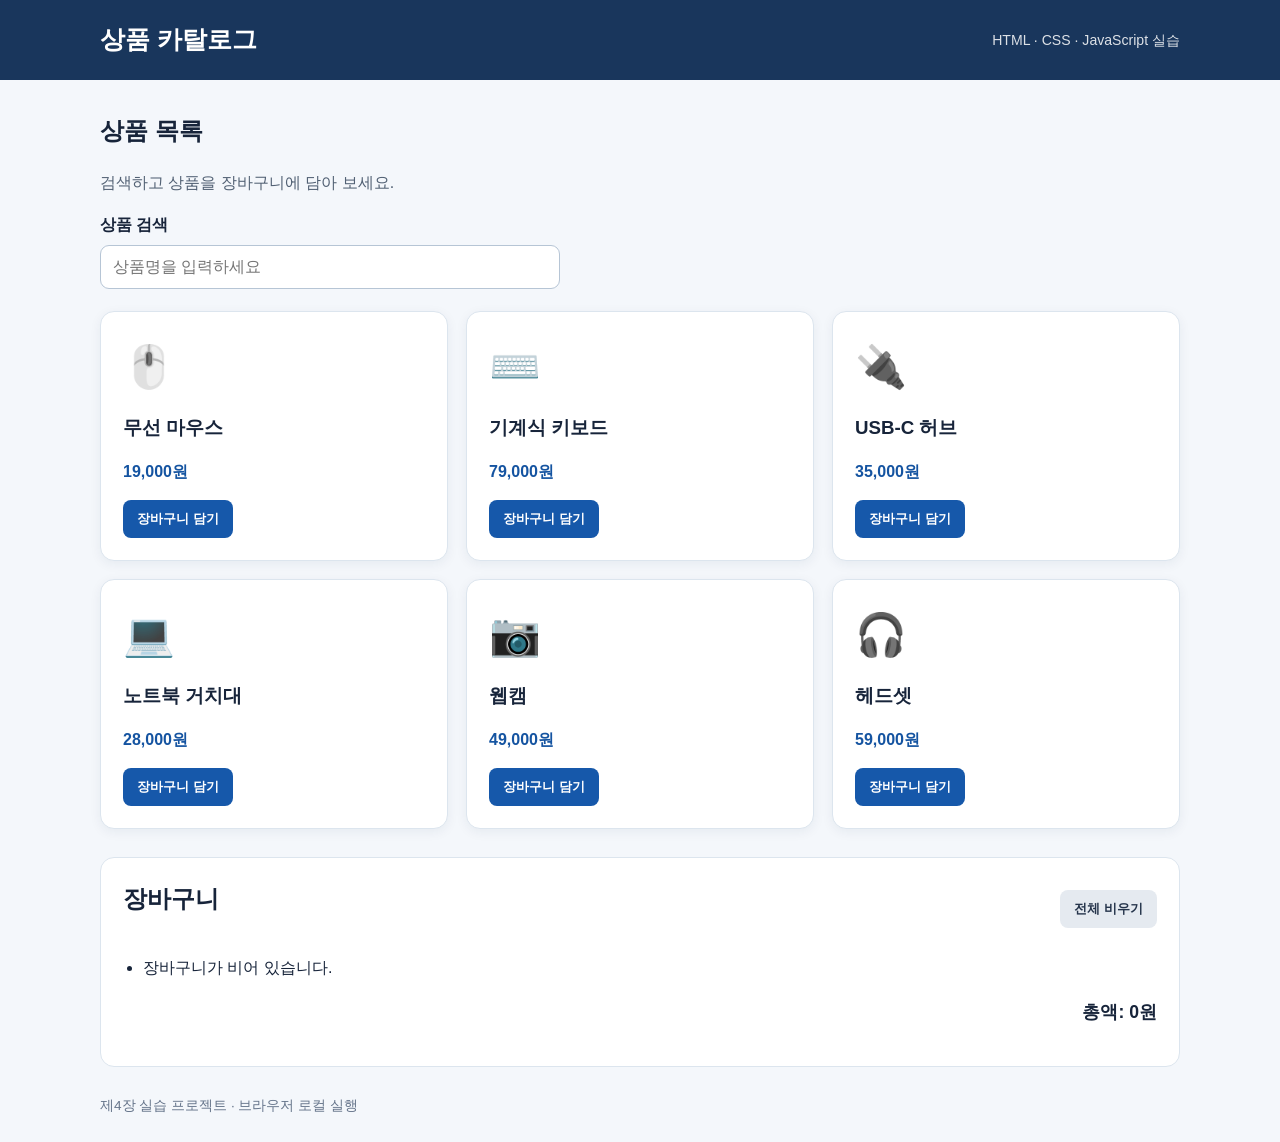
<file: chapter04_project/index.html>
<!doctype html>
<html lang="ko">
<head>
  <meta charset="UTF-8">
  <meta name="viewport" content="width=device-width, initial-scale=1.0">
  <title>상품 카탈로그 | 제4장</title>
  <link rel="stylesheet" href="assets/style.css">
  <script src="assets/app.js" defer></script>
</head>
<body>
  <header class="site-header">
    <div class="container header-inner">
      <h1>상품 카탈로그</h1>
      <span class="subtitle">HTML · CSS · JavaScript 실습</span>
    </div>
  </header>
  <main class="container">
    <section class="intro" aria-labelledby="catalog-title">
      <h2 id="catalog-title">상품 목록</h2>
      <p>검색하고 상품을 장바구니에 담아 보세요.</p>
      <label for="search">상품 검색</label>
      <input id="search" type="search" placeholder="상품명을 입력하세요" autocomplete="off">
    </section>
    <section id="product-list" class="product-grid" aria-live="polite"></section>
    <section class="cart" aria-labelledby="cart-title">
      <div class="cart-heading">
        <h2 id="cart-title">장바구니</h2>
        <button id="clear-cart" type="button" class="secondary">전체 비우기</button>
      </div>
      <ul id="cart-items" aria-live="polite"></ul>
      <p id="cart-total" class="total">총액: 0원</p>
    </section>
  </main>
  <footer class="container footer">제4장 실습 프로젝트 · 브라우저 로컬 실행</footer>
</body>
</html>
</file>
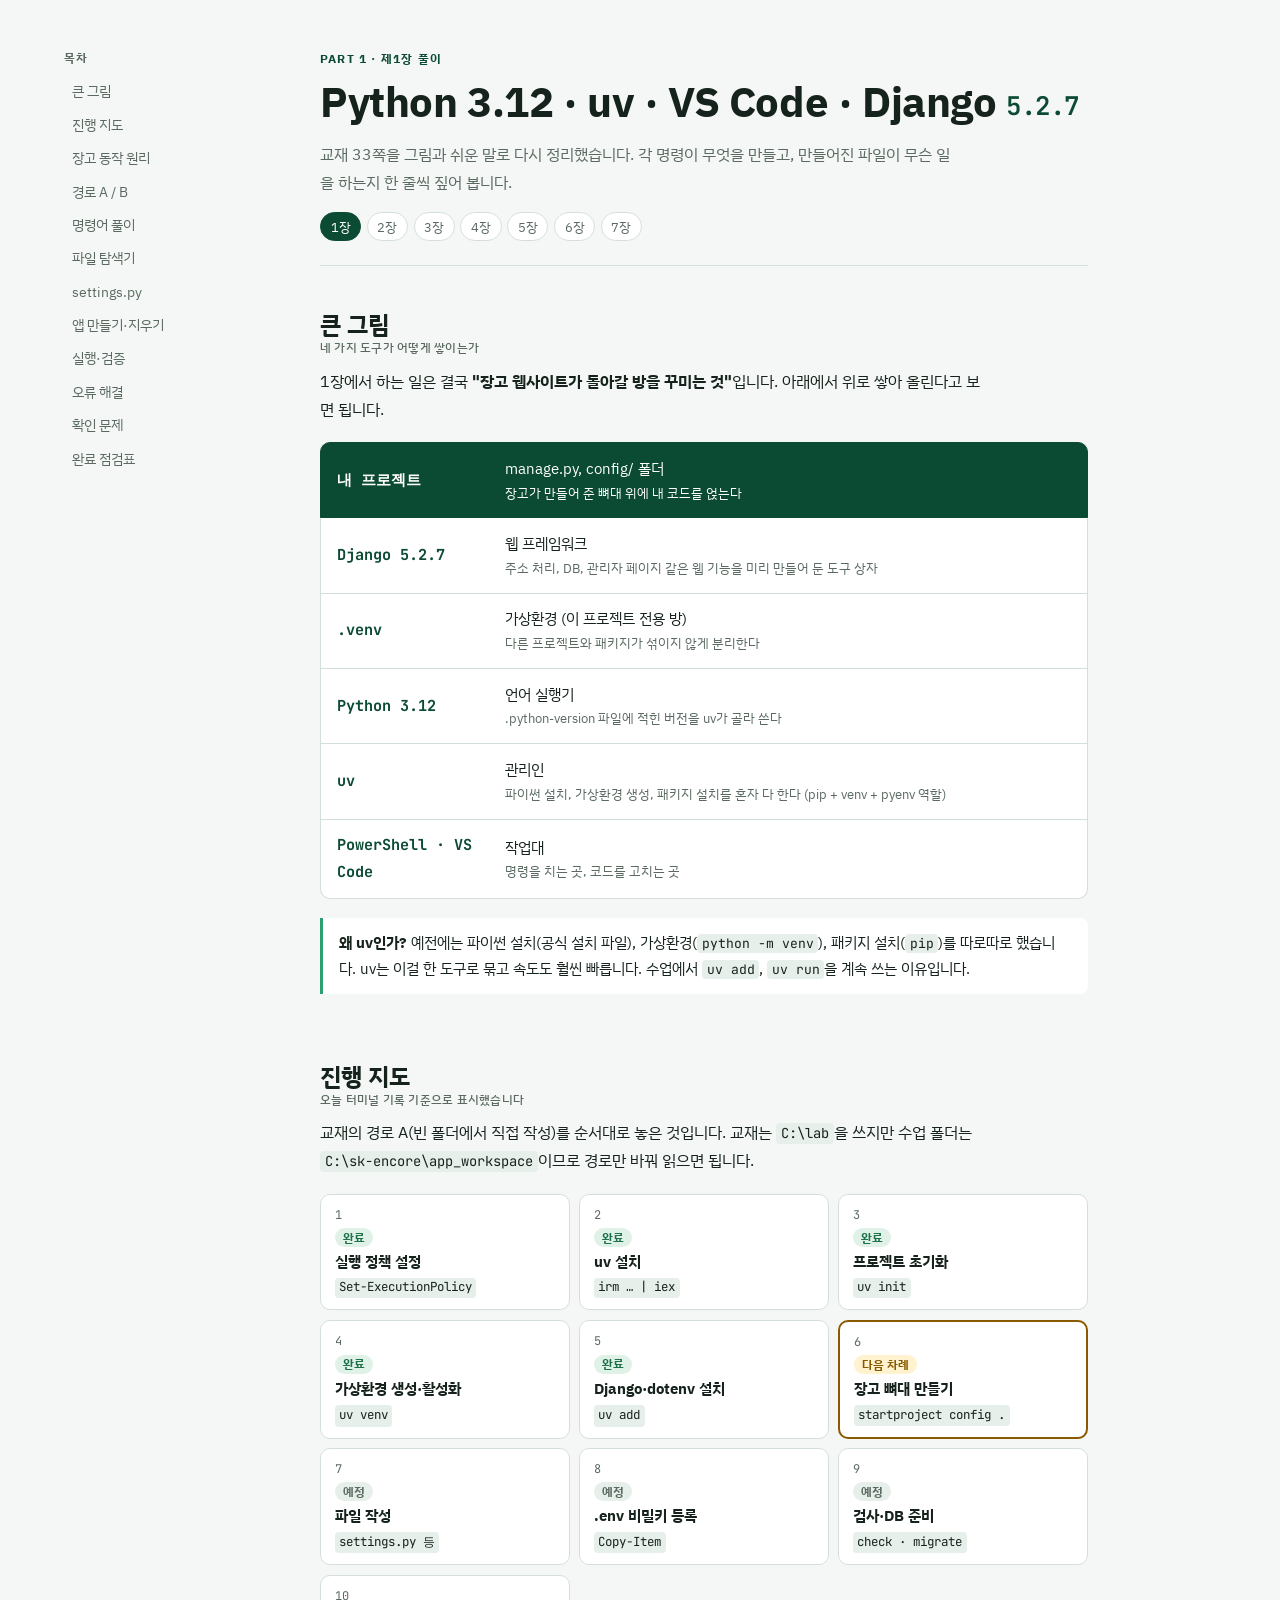
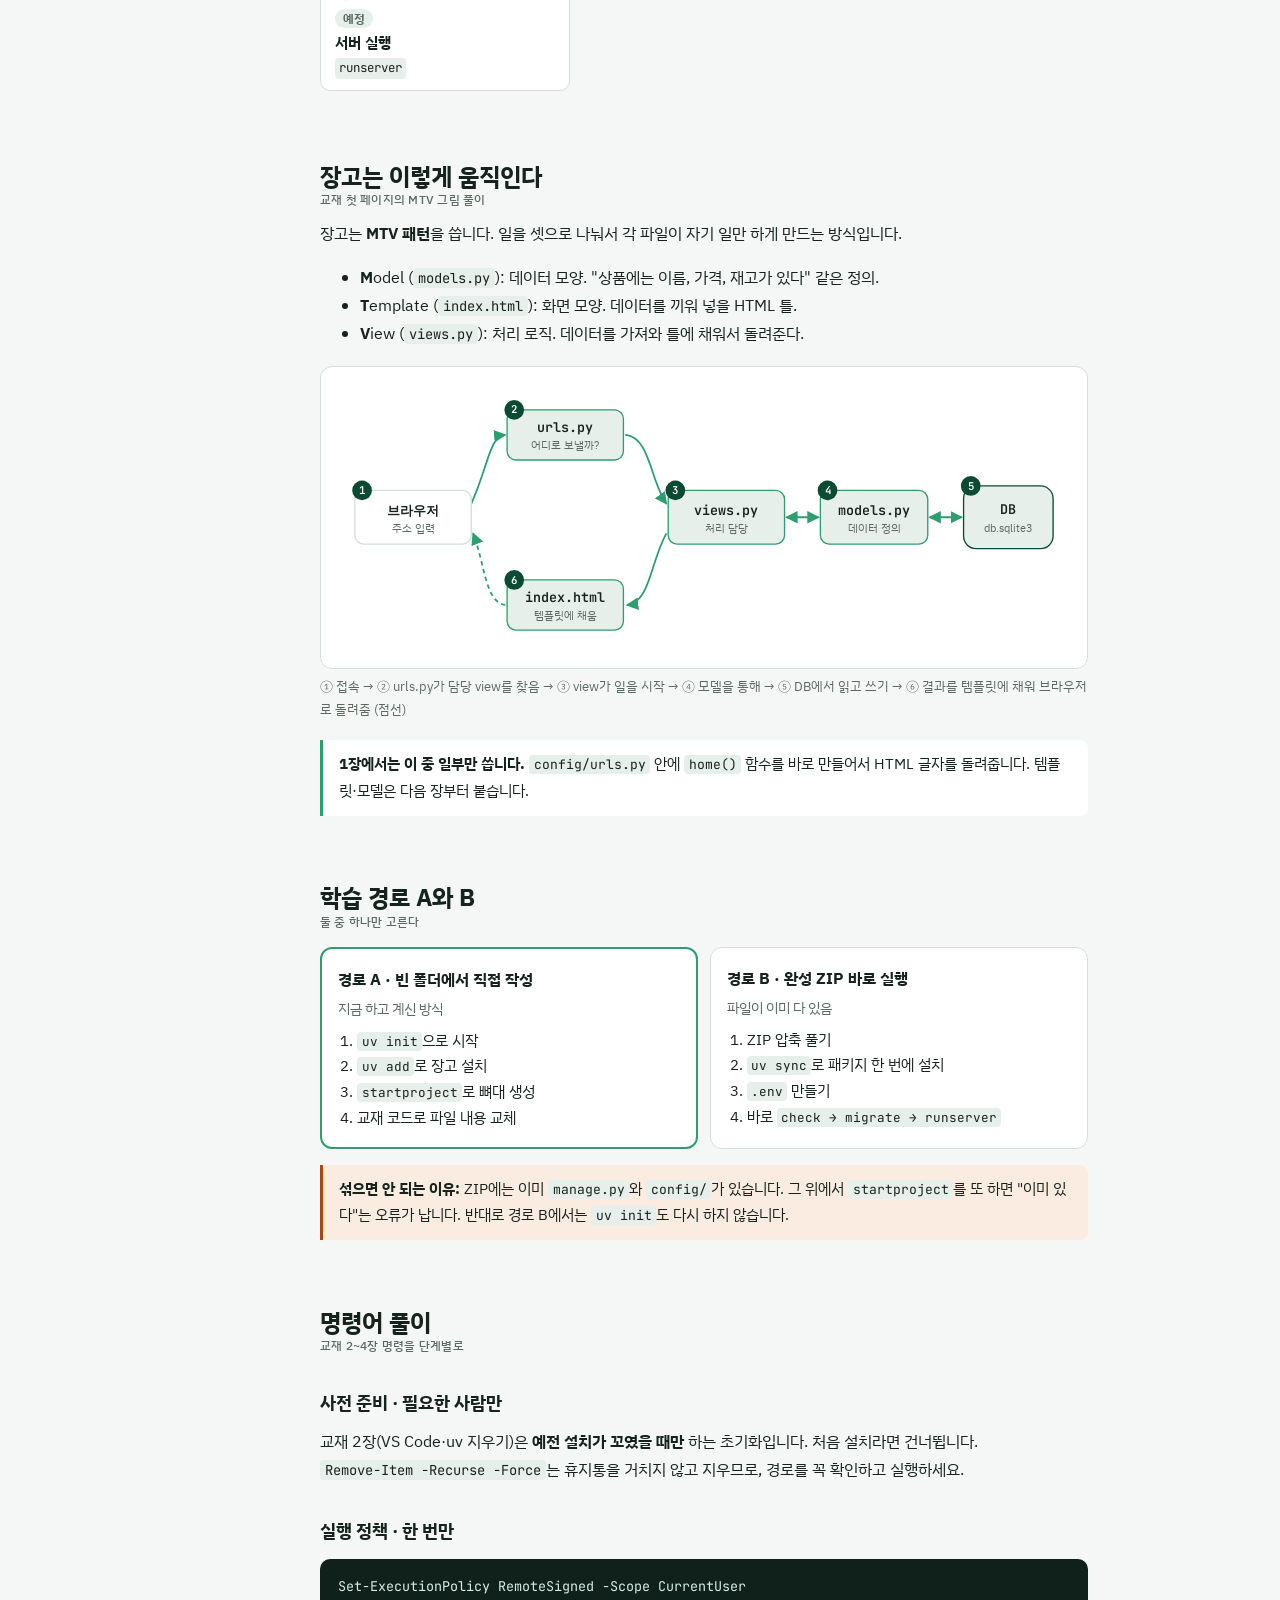
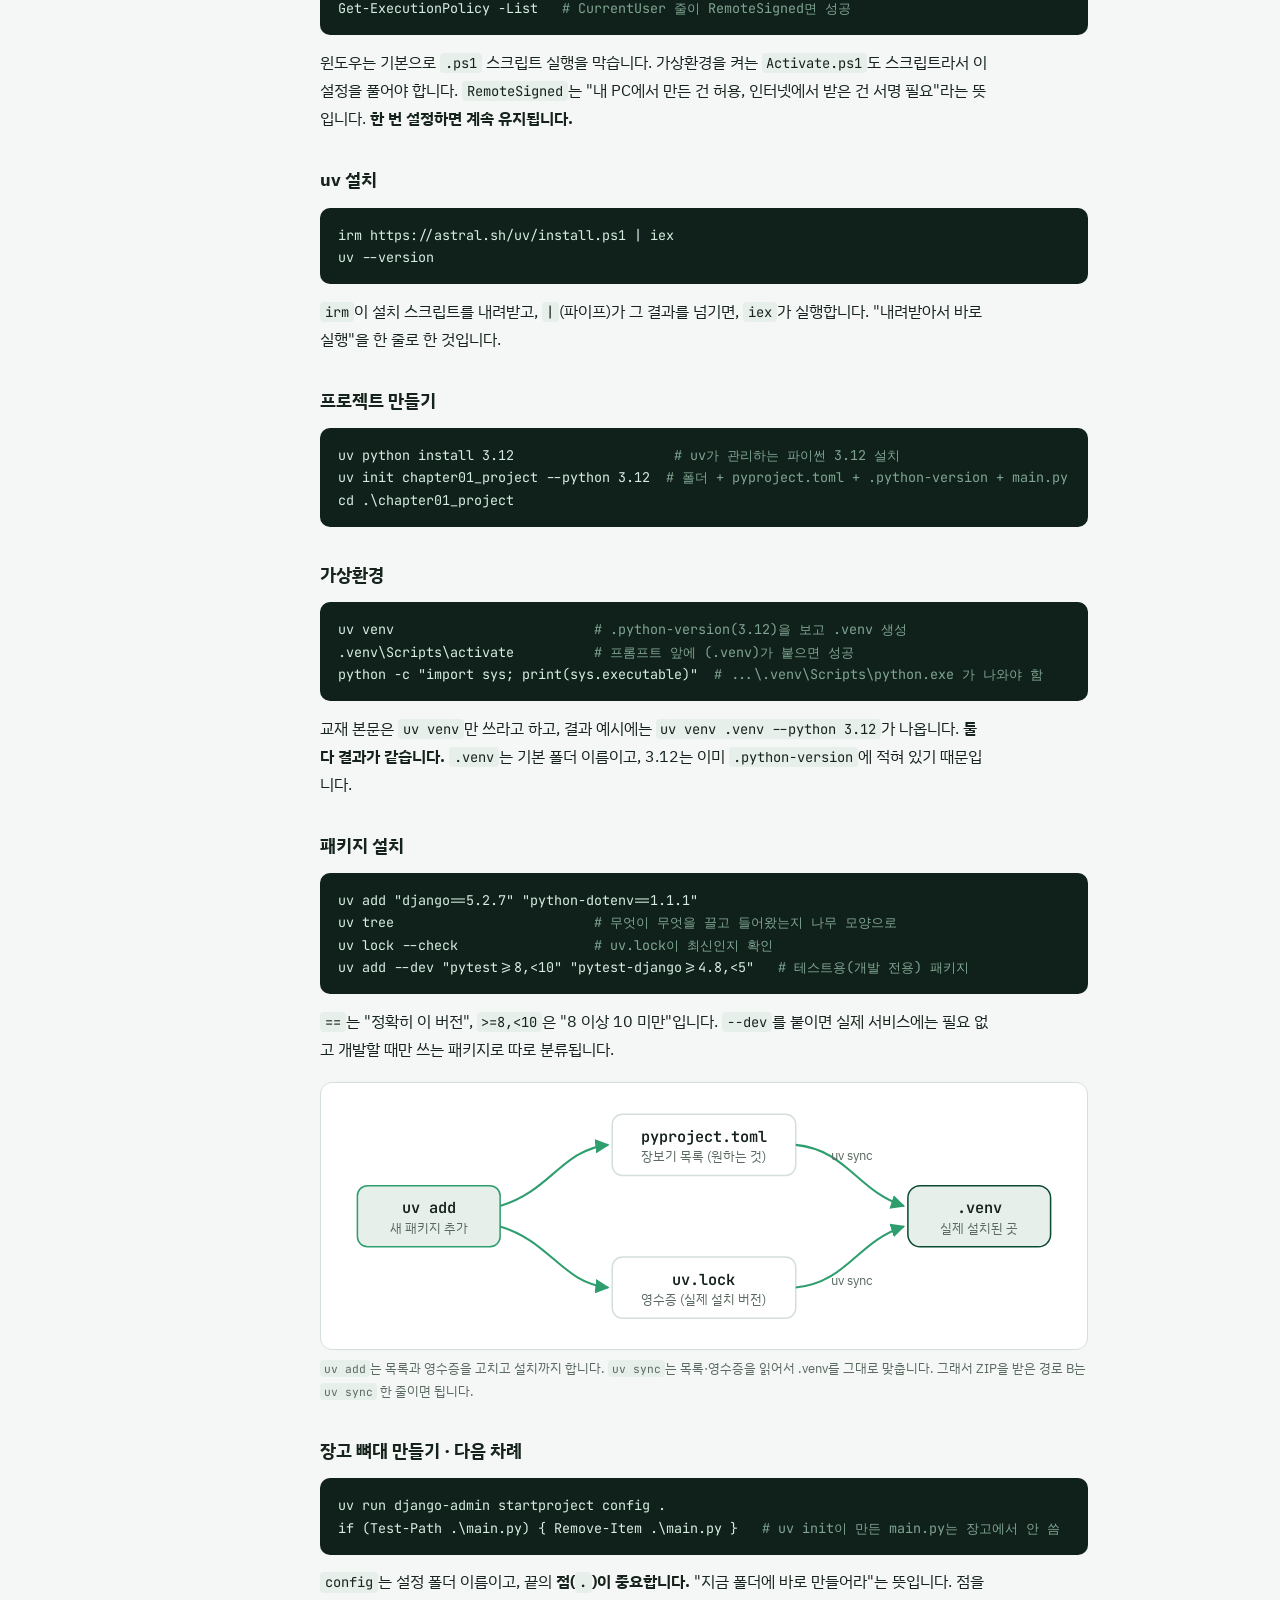
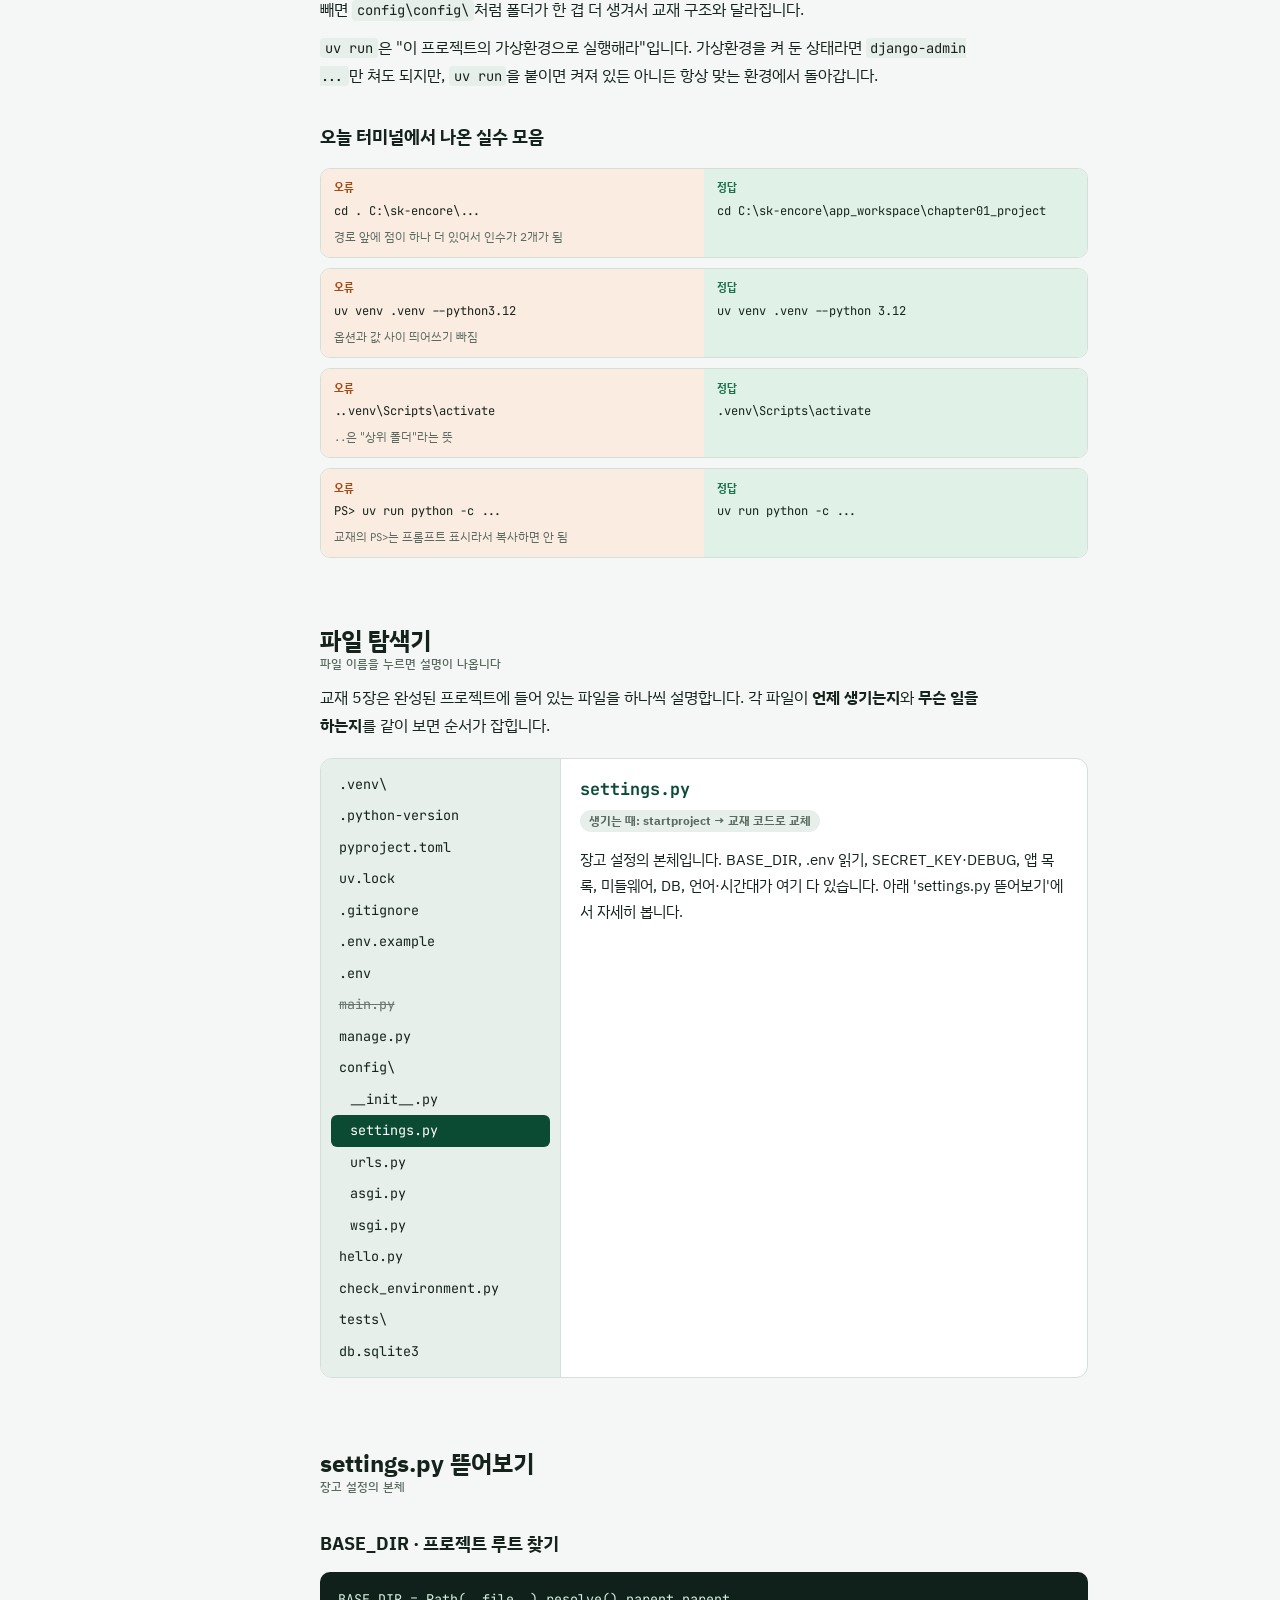
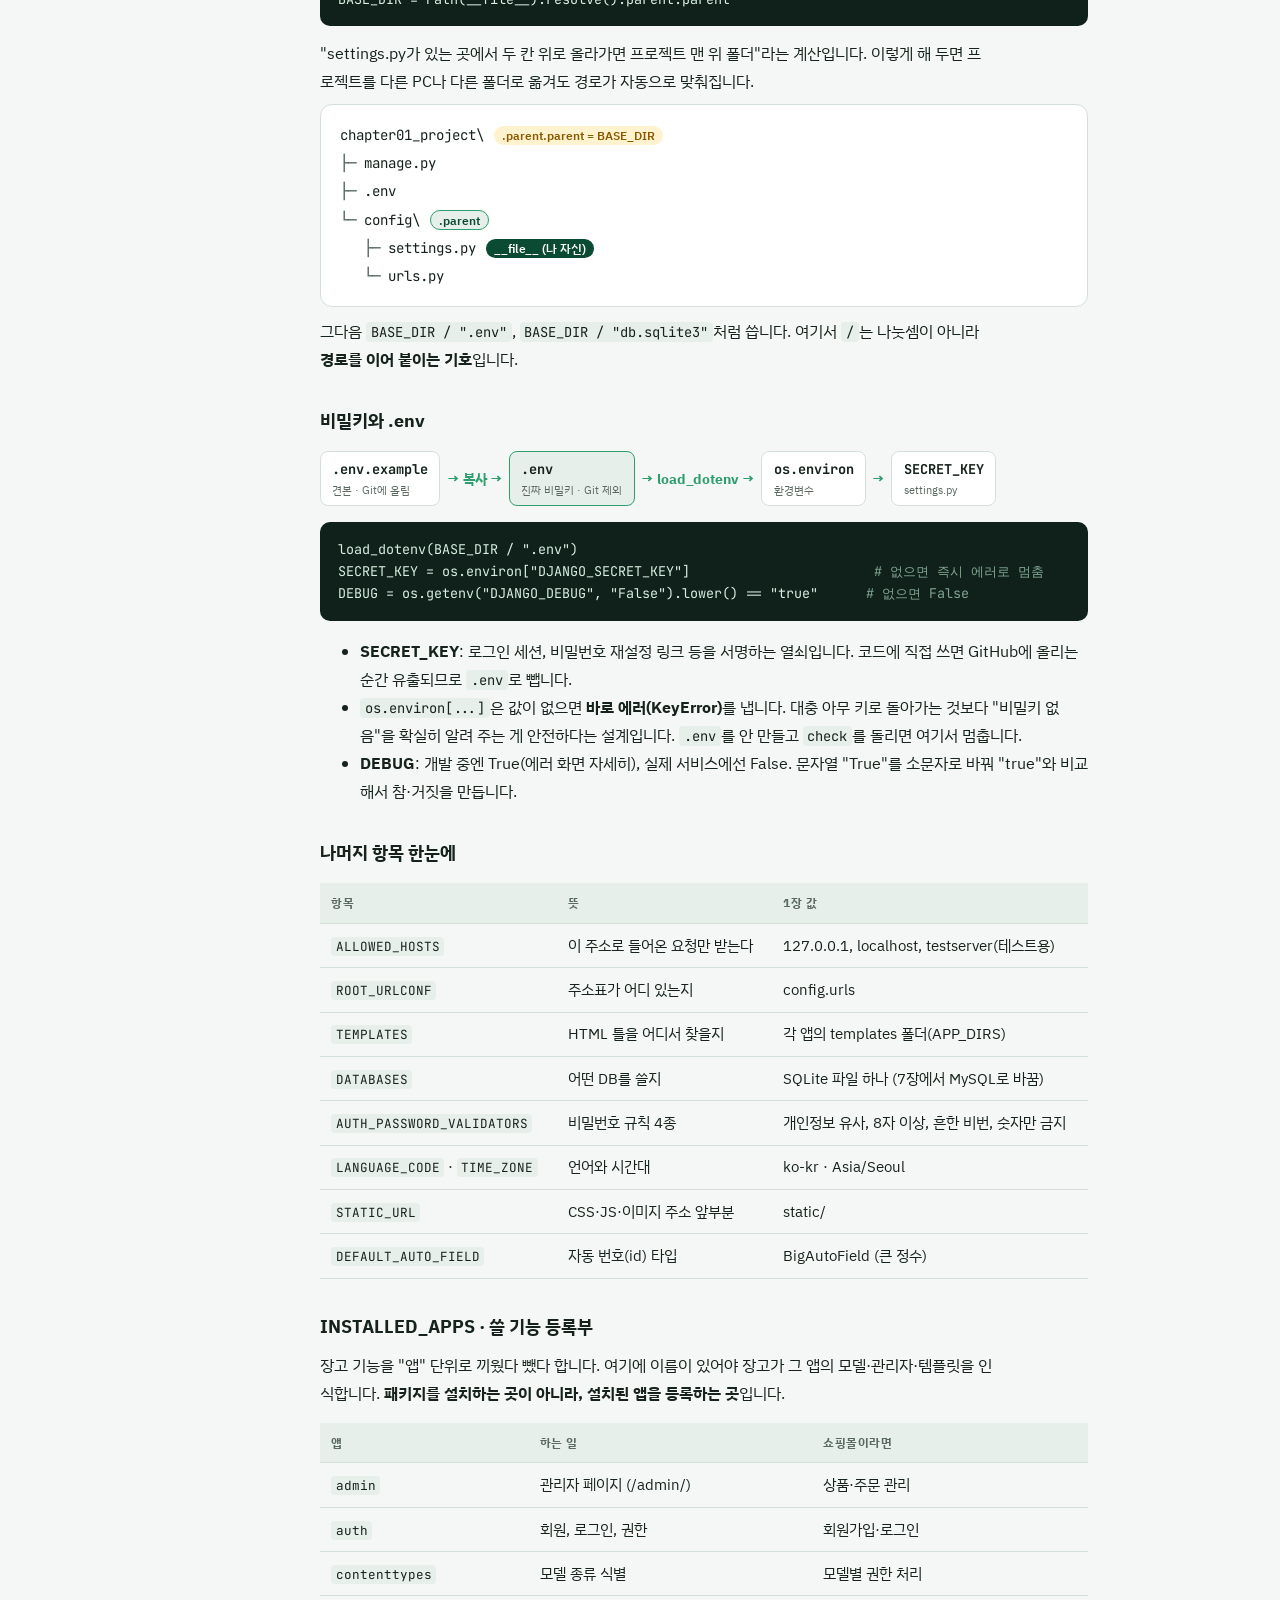
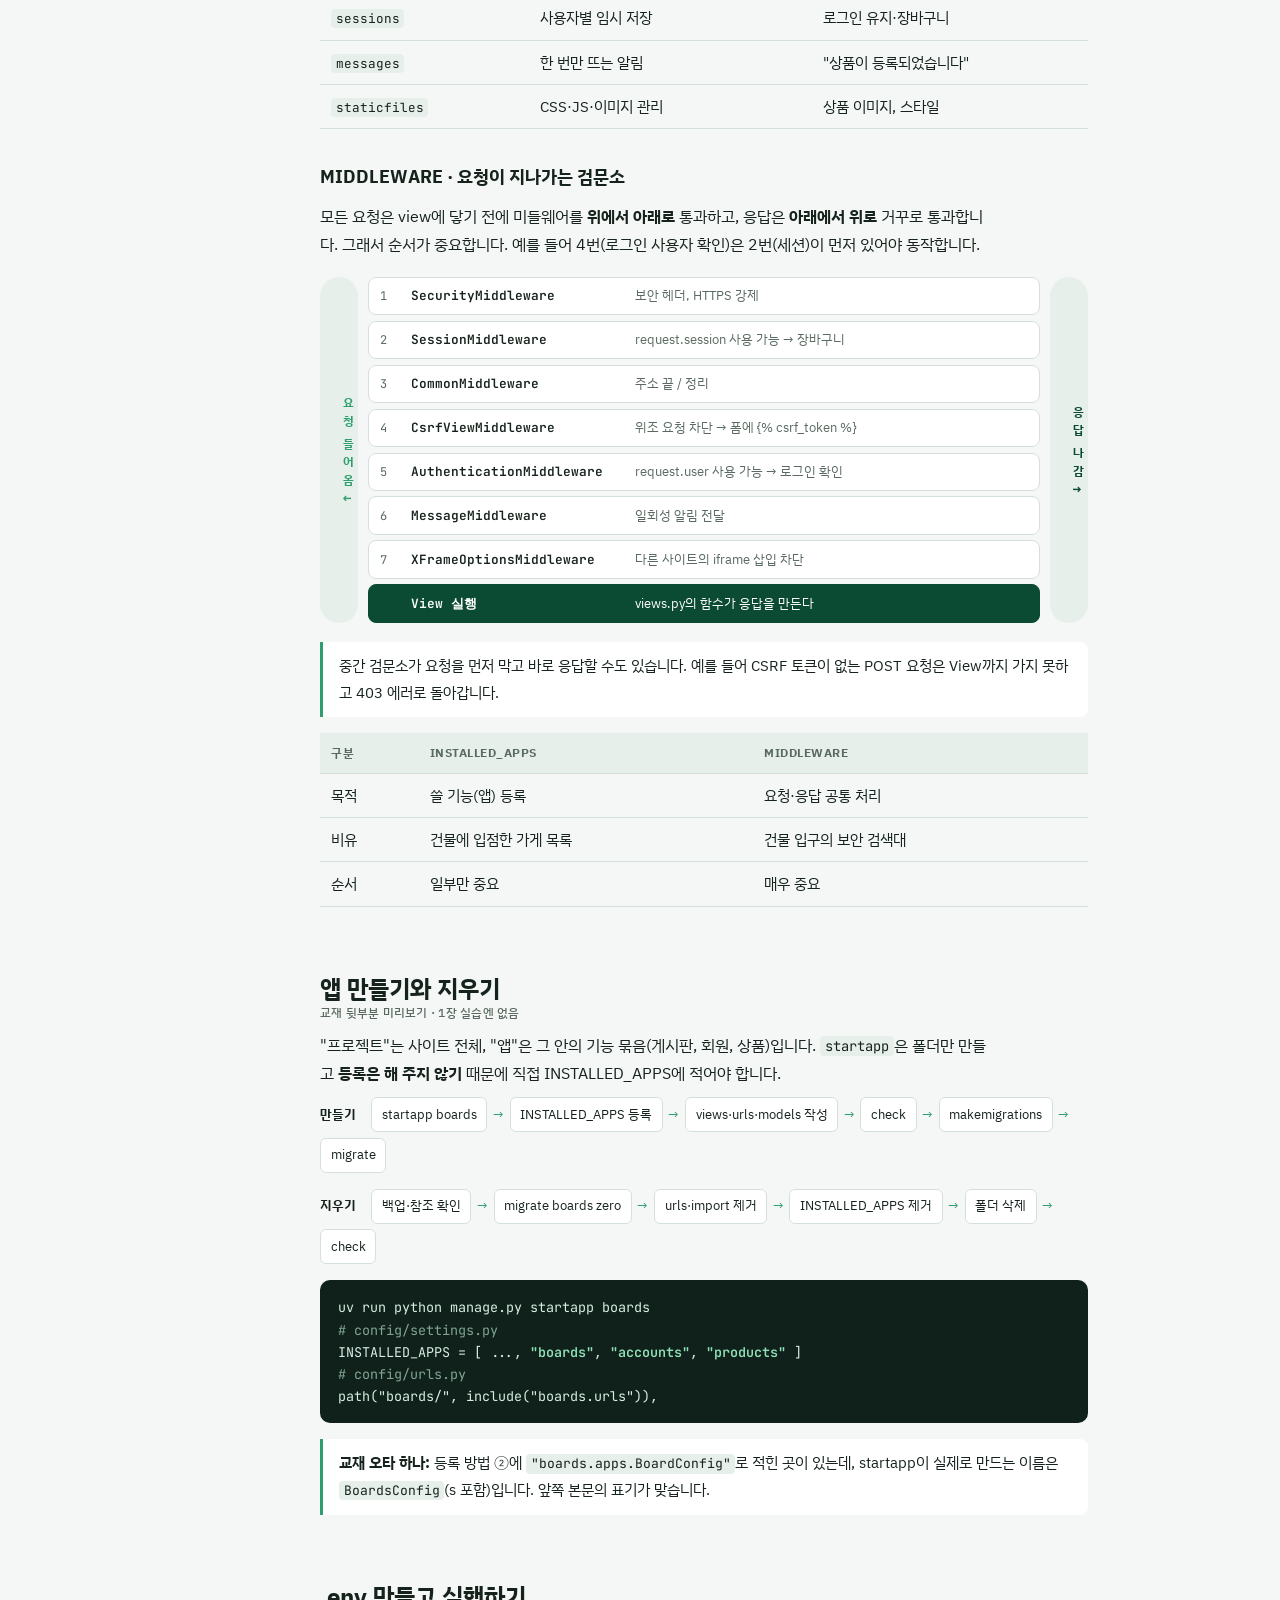
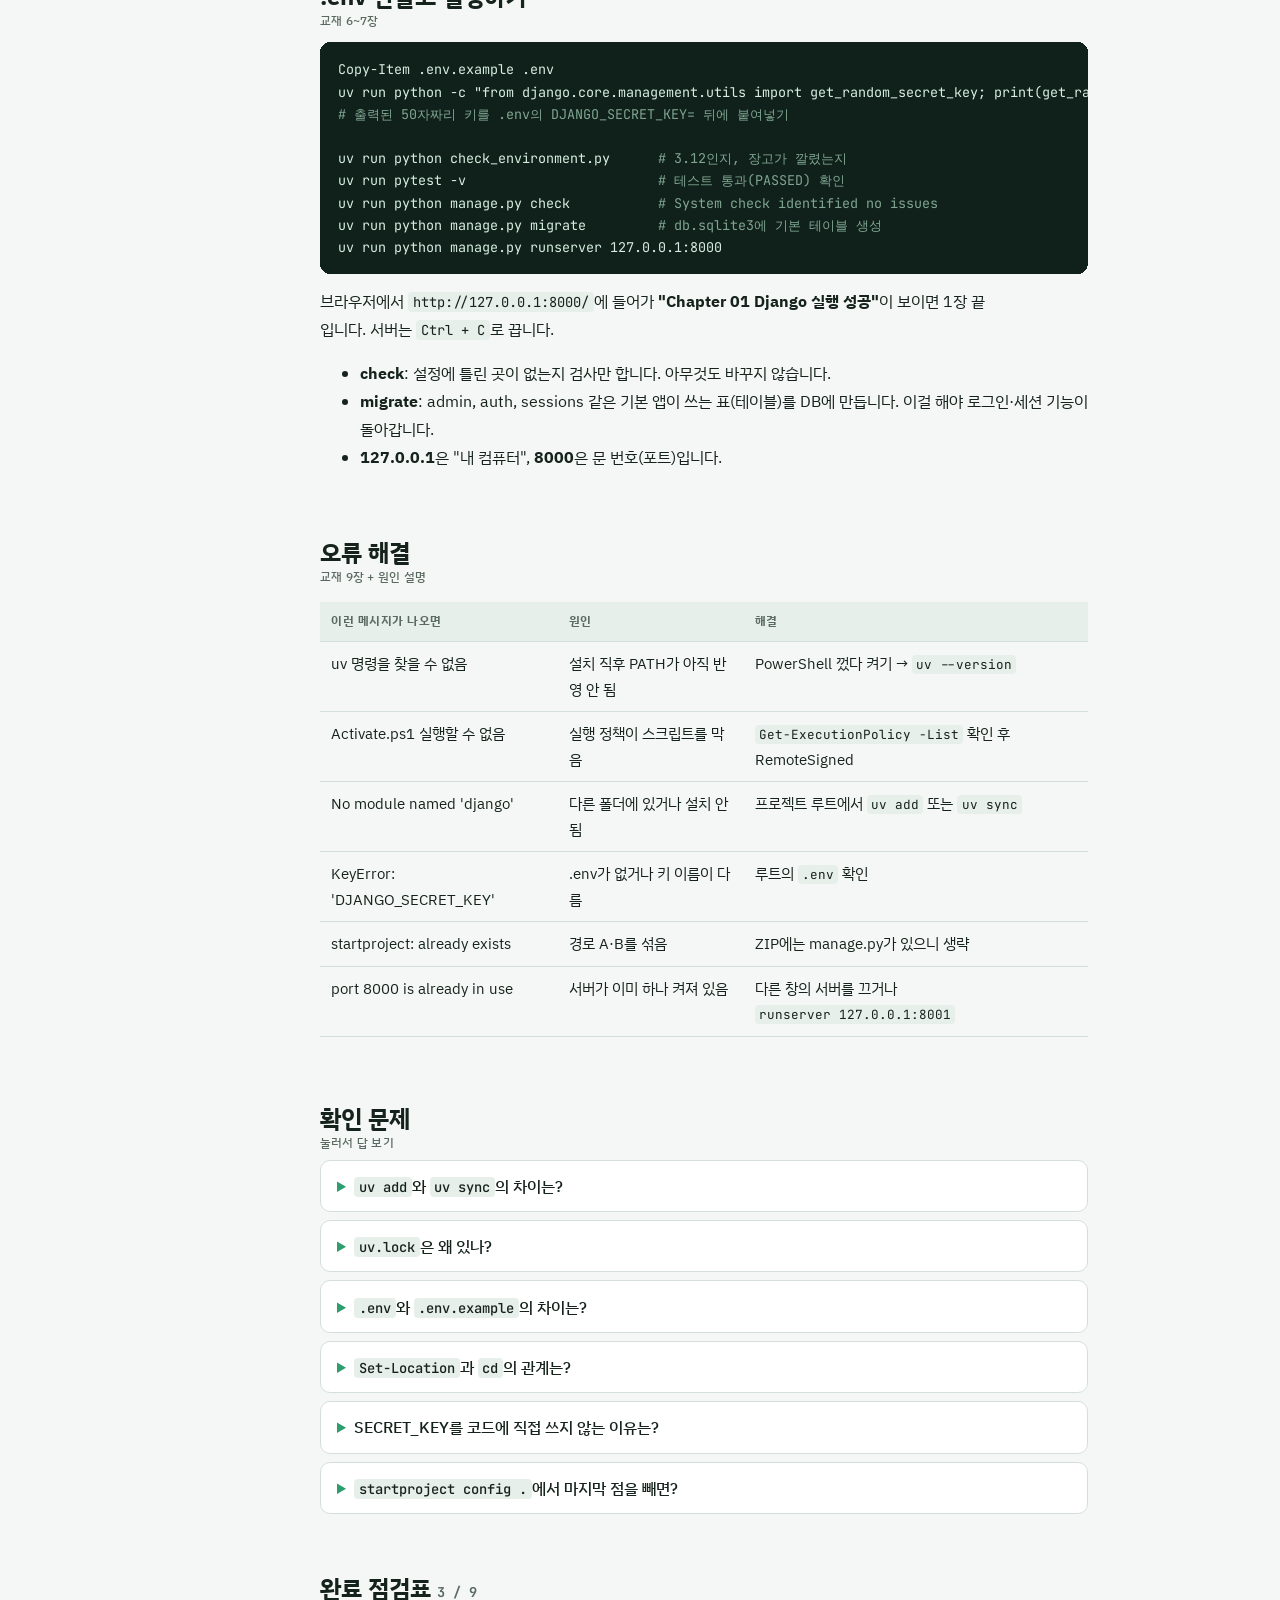
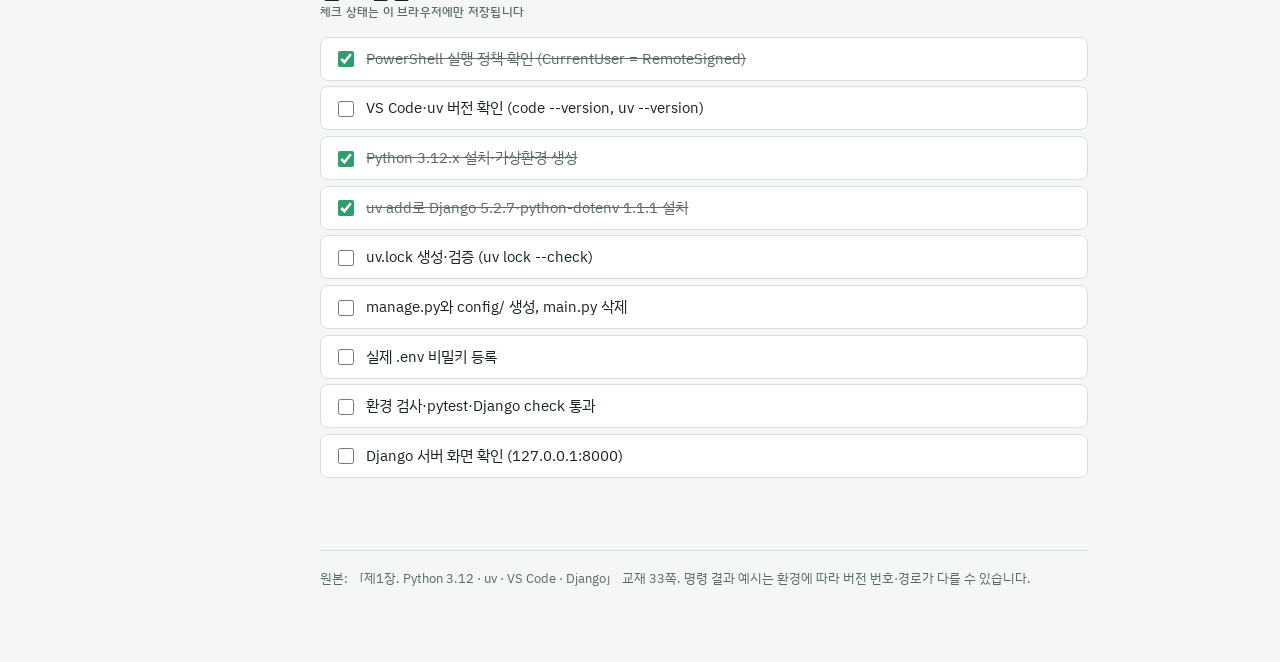
<file: notes/chapter01-풀이노트.html>
<!doctype html>
<html lang="ko">
<meta charset="utf-8">
<meta name="viewport" content="width=device-width, initial-scale=1">
<title>장고 1장 풀이 노트</title>
<link rel="preconnect" href="https://fonts.googleapis.com">
<link rel="preconnect" href="https://fonts.gstatic.com" crossorigin>
<link rel="stylesheet" href="https://fonts.googleapis.com/css2?family=IBM+Plex+Sans+KR:wght@400;500;700&family=JetBrains+Mono:wght@400;600&display=swap">
<style>
/* 레이아웃: 왼쪽 고정 목차 + 오른쪽 본문(약 46rem). 폰 폭에서는 목차가 위로 올라감 */
:root {
  --bg: #f4f7f5; --surface: #ffffff; --tint: #e7efea; --fg: #16231c; --muted: #5a6a61; --line: #d5dfd9;
  --accent: #0c4b33; --on-accent: #ffffff; --accent-2: #2f9e6f;
  --code-bg: #10201a; --code-fg: #d6eee1; --code-dim: #7fa592;
  --warn: #a64a12; --warn-bg: #fbece1; --ok: #1d7249; --ok-bg: #e0f2e8; --next: #8a5a00; --next-bg: #fff2cf;
  --f-body: "IBM Plex Sans KR", "Malgun Gothic", "Apple SD Gothic Neo", system-ui, sans-serif;
  --f-code: "JetBrains Mono", Consolas, "D2Coding", monospace;
}
@media (prefers-color-scheme: dark) { :root:not([data-theme="light"]) {
  --bg: #0e1512; --surface: #16201b; --tint: #1b2922; --fg: #e2ebe5; --muted: #98a99f; --line: #2a3830;
  --accent: #6fd3a5; --on-accent: #0b1a13; --accent-2: #4fc08d;
  --code-bg: #08100c; --code-fg: #cfe8da; --code-dim: #6f9482;
  --warn: #f2a46c; --warn-bg: #36220f; --ok: #82d9aa; --ok-bg: #15301f; --next: #f3c654; --next-bg: #3a2e0c;
  color-scheme: dark; } }
:root[data-theme="dark"] {
  --bg: #0e1512; --surface: #16201b; --tint: #1b2922; --fg: #e2ebe5; --muted: #98a99f; --line: #2a3830;
  --accent: #6fd3a5; --on-accent: #0b1a13; --accent-2: #4fc08d;
  --code-bg: #08100c; --code-fg: #cfe8da; --code-dim: #6f9482;
  --warn: #f2a46c; --warn-bg: #36220f; --ok: #82d9aa; --ok-bg: #15301f; --next: #f3c654; --next-bg: #3a2e0c;
  color-scheme: dark; }

* { box-sizing: border-box; }
body { background: var(--bg); color: var(--fg); font-family: var(--f-body); font-size: 16px; line-height: 1.75; padding-inline: 16px; padding-block: 0 4rem; }
.wrap { max-width: 72rem; margin: 0 auto; display: grid; grid-template-columns: 13rem minmax(0, 1fr); gap: 3rem; }
nav.toc { position: sticky; top: env(safe-area-inset-top, 0px); align-self: start; padding-top: 2.5rem; font-size: .88rem; }
nav.toc p { font-size: .72rem; letter-spacing: .08em; color: var(--muted); margin: 0 0 .5rem; font-weight: 700; }
nav.toc ol { list-style: none; margin: 0; padding: 0; display: grid; gap: .15rem; counter-reset: t; }
nav.toc a { color: var(--muted); text-decoration: none; display: block; padding: .2rem .5rem; border-radius: 6px; }
nav.toc a:hover, nav.toc a:focus-visible { color: var(--accent); background: var(--tint); outline: none; }
main { min-width: 0; max-width: 48rem; }
@media (max-width: 860px) {
  .wrap { grid-template-columns: minmax(0,1fr); gap: 0; }
  nav.toc { position: static; padding-top: 1.5rem; }
  nav.toc ol { display: flex; flex-wrap: wrap; gap: .3rem; }
  nav.toc a { border: 1px solid var(--line); background: var(--surface); }
}

header.hero { padding-block: 2.5rem 1.5rem; border-bottom: 1px solid var(--line); }
.eyebrow { font-size: .75rem; letter-spacing: .1em; color: var(--accent); font-weight: 700; margin: 0; }
h1 { font-size: clamp(1.9rem, 4.5vw, 2.6rem); line-height: 1.25; margin: .4rem 0 .8rem; text-wrap: balance; letter-spacing: -.01em; }
h1 .v { font-family: var(--f-code); font-weight: 600; font-size: .62em; color: var(--accent); vertical-align: middle; }
.lede { color: var(--muted); max-width: 40rem; margin: 0; }
section { padding-block: 2.6rem 0.5rem; scroll-margin-top: 1rem; }
h2 { font-size: 1.5rem; line-height: 1.35; margin: 0 0 .3rem; text-wrap: balance; }
h2 small { display: block; font-size: .78rem; font-weight: 500; color: var(--muted); letter-spacing: .02em; }
h3 { font-size: 1.1rem; margin: 2rem 0 .4rem; }
p { margin: .6rem 0; max-width: 42rem; }
code { font-family: var(--f-code); font-size: .86em; background: var(--tint); padding: .08em .35em; border-radius: 4px; }
pre { font-family: var(--f-code); font-size: .84rem; line-height: 1.65; background: var(--code-bg); color: var(--code-fg); padding: 1rem 1.1rem; border-radius: 10px; overflow-x: auto; margin: .8rem 0; }
pre code { background: none; padding: 0; font-size: 1em; }
pre .c { color: var(--code-dim); }
pre .k { color: #8fe0b6; font-weight: 600; }
strong { font-weight: 700; }
.note { border-left: 3px solid var(--accent-2); background: var(--surface); padding: .7rem 1rem; border-radius: 0 8px 8px 0; margin: 1rem 0; font-size: .95rem; }
.note.warn { border-color: var(--warn); background: var(--warn-bg); }
.scroll { overflow-x: auto; margin: 1rem 0; }
table { border-collapse: collapse; width: 100%; font-size: .92rem; min-width: 30rem; }
th, td { text-align: left; padding: .55rem .7rem; border-bottom: 1px solid var(--line); vertical-align: top; }
th { font-size: .78rem; color: var(--muted); letter-spacing: .04em; font-weight: 700; background: var(--tint); }
td code { white-space: nowrap; }

/* 1. 도구 층 */
.layers { display: grid; gap: 0; margin: 1.2rem 0; }
.layer { border: 1px solid var(--line); background: var(--surface); padding: .8rem 1rem; display: grid; grid-template-columns: 9.5rem minmax(0,1fr); gap: 1rem; align-items: center; }
.layer + .layer { border-top: 0; }
.layer:first-child { border-radius: 10px 10px 0 0; }
.layer:last-child { border-radius: 0 0 10px 10px; }
.layer b { font-family: var(--f-code); font-size: .95rem; color: var(--accent); }
.layer span { font-size: .92rem; }
.layer em { font-style: normal; color: var(--muted); font-size: .82rem; display: block; }
.layer.top { background: var(--accent); color: var(--on-accent); border-color: var(--accent); }
.layer.top b, .layer.top em { color: var(--on-accent); }
@media (max-width: 520px) { .layer { grid-template-columns: minmax(0,1fr); gap: .2rem; } }

/* 2. 진행 지도 */
.journey { list-style: none; padding: 0; margin: 1.2rem 0; display: grid; grid-template-columns: repeat(auto-fill, minmax(12.5rem, 1fr)); gap: .6rem; counter-reset: s; }
.journey li { counter-increment: s; background: var(--surface); border: 1px solid var(--line); border-radius: 10px; padding: .7rem .85rem; font-size: .9rem; line-height: 1.5; display: grid; gap: .25rem; }
.journey li::before { content: counter(s); font-family: var(--f-code); font-size: .75rem; color: var(--muted); }
.journey li b { font-size: .95rem; }
.journey li code { font-size: .78rem; justify-self: start; }
.pill { justify-self: start; font-size: .72rem; font-weight: 700; padding: .05rem .5rem; border-radius: 99px; }
.pill.done { background: var(--ok-bg); color: var(--ok); }
.pill.next { background: var(--next-bg); color: var(--next); }
.pill.todo { background: var(--tint); color: var(--muted); }
.journey li.is-next { border: 2px solid var(--next); }

/* 다이어그램 공통 */
figure { margin: 1.2rem 0; }
figcaption { font-size: .82rem; color: var(--muted); margin-top: .4rem; }
.diagram { overflow-x: auto; background: var(--surface); border: 1px solid var(--line); border-radius: 12px; padding: 1rem; }
.diagram svg { display: block; min-width: 640px; width: 100%; height: auto; }
svg .box { fill: var(--surface); stroke: var(--line); stroke-width: 1.5; }
svg .box.hl { fill: var(--tint); stroke: var(--accent-2); }
svg .box.db { fill: var(--tint); stroke: var(--accent); }
svg .t { fill: var(--fg); font-family: var(--f-code); font-size: 15px; font-weight: 600; }
svg .s { fill: var(--muted); font-family: var(--f-body); font-size: 12.5px; }
svg .ar { stroke: var(--accent-2); stroke-width: 2; fill: none; }
svg .ar.back { stroke-dasharray: 5 4; }
svg .num { fill: var(--accent); }
svg .numt { fill: var(--on-accent); font-family: var(--f-code); font-size: 12px; font-weight: 600; }
svg .head { fill: var(--accent-2); }

/* 갈림길 */
.paths { display: grid; grid-template-columns: repeat(2, minmax(0,1fr)); gap: .8rem; margin: 1rem 0; }
.path { background: var(--surface); border: 1px solid var(--line); border-radius: 12px; padding: 1rem; font-size: .92rem; min-width: 0; }
.path h4 { margin: 0 0 .3rem; font-size: 1rem; }
.path ol { margin: .4rem 0 0; padding-left: 1.2rem; }
.path.mine { border: 2px solid var(--accent-2); }
@media (max-width: 600px) { .paths { grid-template-columns: minmax(0,1fr); } }

/* 실수 카드 */
.oops { display: grid; gap: .6rem; margin: 1rem 0; }
.oop { display: grid; grid-template-columns: minmax(0,1fr) minmax(0,1fr); border: 1px solid var(--line); border-radius: 10px; overflow: hidden; font-size: .88rem; }
.oop div { padding: .6rem .8rem; min-width: 0; }
.oop .bad { background: var(--warn-bg); }
.oop .good { background: var(--ok-bg); }
.oop code { background: none; padding: 0; word-break: break-all; }
.oop small { display: block; color: var(--muted); font-size: .78rem; margin-top: .2rem; }
.oop .lbl { font-size: .7rem; font-weight: 700; letter-spacing: .06em; display: block; }
.oop .bad .lbl { color: var(--warn); }
.oop .good .lbl { color: var(--ok); }
@media (max-width: 560px) { .oop { grid-template-columns: minmax(0,1fr); } }

/* 파일 탐색기 */
.explorer { display: grid; grid-template-columns: minmax(0, 15rem) minmax(0,1fr); border: 1px solid var(--line); border-radius: 12px; overflow: hidden; background: var(--surface); margin: 1.2rem 0; }
.tree { list-style: none; margin: 0; padding: .6rem; border-right: 1px solid var(--line); background: var(--tint); font-family: var(--f-code); font-size: .84rem; }
.tree button { all: unset; cursor: pointer; display: block; width: 100%; box-sizing: border-box; padding: .25rem .5rem; border-radius: 6px; color: var(--fg); }
.tree button:hover { background: var(--surface); }
.tree button:focus-visible { outline: 2px solid var(--accent-2); }
.tree button[aria-pressed="true"] { background: var(--accent); color: var(--on-accent); }
.tree .in { padding-left: 1.2rem; }
.tree .gone { text-decoration: line-through; opacity: .6; }
.detail { padding: 1rem 1.2rem; min-width: 0; }
.detail h4 { font-family: var(--f-code); margin: 0; font-size: 1.05rem; color: var(--accent); }
.detail .when { display: inline-block; font-size: .74rem; font-weight: 700; background: var(--tint); color: var(--muted); padding: .05rem .55rem; border-radius: 99px; margin: .35rem 0 .3rem; }
.detail p { font-size: .93rem; }
.detail .an { font-size: .88rem; color: var(--muted); border-top: 1px dashed var(--line); padding-top: .5rem; margin-top: .6rem; }
@media (max-width: 620px) { .explorer { grid-template-columns: minmax(0,1fr); } .tree { border-right: 0; border-bottom: 1px solid var(--line); } }

/* BASE_DIR 트리 */
.pathtree { font-family: var(--f-code); font-size: .88rem; background: var(--surface); border: 1px solid var(--line); border-radius: 12px; padding: 1rem 1.2rem; line-height: 2; overflow-x: auto; white-space: nowrap; }
.pathtree .tag { font-size: .74rem; font-weight: 600; padding: .05rem .5rem; border-radius: 99px; margin-left: .6rem; font-family: var(--f-body); }
.tag.a { background: var(--accent); color: var(--on-accent); }
.tag.b { background: var(--tint); color: var(--accent); border: 1px solid var(--accent-2); }
.tag.c { background: var(--next-bg); color: var(--next); }
.pathtree .dim { color: var(--muted); }

/* .env 흐름 */
.flow { display: flex; flex-wrap: wrap; align-items: center; gap: .4rem; margin: 1rem 0; font-size: .86rem; }
.flow .chip { background: var(--surface); border: 1px solid var(--line); border-radius: 8px; padding: .45rem .7rem; line-height: 1.4; }
.flow .chip b { font-family: var(--f-code); display: block; font-size: .85rem; }
.flow .chip small { color: var(--muted); }
.flow .chip.key { border-color: var(--accent-2); background: var(--tint); }
.flow .chip.lock { border-color: var(--warn); background: var(--warn-bg); }
.flow .arr { color: var(--accent-2); font-weight: 700; }

/* 미들웨어 */
.mw { display: grid; grid-template-columns: 2.4rem minmax(0,1fr) 2.4rem; gap: 0 .6rem; margin: 1.2rem 0; }
.mw .side { display: flex; flex-direction: column; align-items: center; justify-content: space-between; font-size: .75rem; font-weight: 700; color: var(--accent-2); writing-mode: vertical-rl; letter-spacing: .1em; border-radius: 99px; background: var(--tint); padding: .8rem 0; }
.mw .side.up { color: var(--accent); }
.mw ol { list-style: none; margin: 0; padding: 0; display: grid; gap: .35rem; counter-reset: m; }
.mw li { counter-increment: m; background: var(--surface); border: 1px solid var(--line); border-radius: 8px; padding: .4rem .7rem; display: grid; grid-template-columns: 1.4rem minmax(0, 13.5rem) minmax(0,1fr); gap: .5rem; font-size: .84rem; align-items: baseline; }
.mw li::before { content: counter(m); font-family: var(--f-code); color: var(--muted); font-size: .75rem; }
.mw li b { font-family: var(--f-code); font-size: .8rem; font-weight: 600; overflow-wrap: anywhere; }
.mw li span { color: var(--muted); }
.mw li.view { background: var(--accent); color: var(--on-accent); border-color: var(--accent); }
.mw li.view::before { content: ""; }
.mw li.view span { color: var(--on-accent); }
@media (max-width: 560px) { .mw li { grid-template-columns: 1.2rem minmax(0,1fr); } .mw li span { grid-column: 2; } }

/* 앱 순서 */
.seq { display: flex; flex-wrap: wrap; gap: .35rem; align-items: center; margin: .6rem 0 1rem; font-size: .84rem; }
.seq span { background: var(--surface); border: 1px solid var(--line); padding: .3rem .6rem; border-radius: 6px; }
.seq i { font-style: normal; color: var(--accent-2); }
.seq .lead { background: none; border: 0; font-weight: 700; padding-left: 0; }

/* 퀴즈, 체크리스트 */
details { background: var(--surface); border: 1px solid var(--line); border-radius: 10px; padding: .7rem 1rem; margin: .5rem 0; }
details summary { cursor: pointer; font-weight: 500; }
details summary::marker { color: var(--accent-2); }
details[open] summary { margin-bottom: .4rem; color: var(--accent); }
details p { font-size: .93rem; margin: .3rem 0; }
.checks { list-style: none; padding: 0; margin: 1rem 0; display: grid; gap: .35rem; }
.checks label { display: flex; gap: .6rem; align-items: flex-start; background: var(--surface); border: 1px solid var(--line); border-radius: 8px; padding: .5rem .8rem; cursor: pointer; font-size: .93rem; }
.checks input { accent-color: var(--accent-2); margin-top: .35rem; width: 1rem; height: 1rem; flex: none; }
.checks input:checked + span { color: var(--muted); text-decoration: line-through; }
.checks input:focus-visible { outline: 2px solid var(--accent-2); outline-offset: 2px; }
.count { font-family: var(--f-code); font-size: .85rem; color: var(--muted); }
footer { margin-top: 3rem; font-size: .82rem; color: var(--muted); border-top: 1px solid var(--line); padding-top: 1rem; }
@media (prefers-reduced-motion: no-preference) { html { scroll-behavior: smooth; } }
/* 2~5장 공통 추가 */
.chapnav { display: flex; flex-wrap: wrap; gap: .35rem; margin-top: 1rem; font-size: .8rem; }
.chapnav a { color: var(--muted); text-decoration: none; border: 1px solid var(--line); background: var(--surface); padding: .15rem .6rem; border-radius: 99px; }
.chapnav a[aria-current="page"] { background: var(--accent); color: var(--on-accent); border-color: var(--accent); }
.chapnav a:hover, .chapnav a:focus-visible { border-color: var(--accent-2); outline: none; }
.out { font-family: var(--f-code); font-size: .82rem; background: var(--surface); border: 1px dashed var(--line); border-radius: 8px; padding: .6rem .8rem; white-space: pre-wrap; margin: .5rem 0; }
.out b { color: var(--ok); font-weight: 600; }
.grid2 { display: grid; grid-template-columns: repeat(2, minmax(0, 1fr)); gap: .8rem; margin: 1rem 0; }
.grid2 > div { background: var(--surface); border: 1px solid var(--line); border-radius: 12px; padding: .9rem 1rem; min-width: 0; font-size: .92rem; }
.grid2 h4 { margin: 0 0 .3rem; font-size: .98rem; }
.grid2 pre { margin: .5rem 0 0; }
@media (max-width: 600px) { .grid2 { grid-template-columns: minmax(0, 1fr); } }
.cols3 { display: grid; grid-template-columns: repeat(3, minmax(0, 1fr)); gap: .6rem; margin: 1rem 0; }
.cols3 > div { background: var(--surface); border: 1px solid var(--line); border-radius: 10px; padding: .8rem; text-align: center; font-size: .88rem; }
.cols3 .bar { display: grid; gap: 4px; margin: .6rem auto 0; max-width: 9rem; }
.cols3 .bar i { display: block; height: 22px; border-radius: 4px; background: var(--tint); border: 1px solid var(--accent-2); }
@media (max-width: 520px) { .cols3 { grid-template-columns: minmax(0, 1fr); } }

</style>

<div class="wrap">
<nav class="toc" aria-label="목차">
  <p>목차</p>
  <ol>
    <li><a href="#big">큰 그림</a></li>
    <li><a href="#map">진행 지도</a></li>
    <li><a href="#mtv">장고 동작 원리</a></li>
    <li><a href="#paths">경로 A / B</a></li>
    <li><a href="#cmd">명령어 풀이</a></li>
    <li><a href="#files">파일 탐색기</a></li>
    <li><a href="#settings">settings.py</a></li>
    <li><a href="#apps">앱 만들기·지우기</a></li>
    <li><a href="#run">실행·검증</a></li>
    <li><a href="#trouble">오류 해결</a></li>
    <li><a href="#quiz">확인 문제</a></li>
    <li><a href="#check">완료 점검표</a></li>
  </ol>
</nav>

<main>
<header class="hero">
  <p class="eyebrow">PART 1 · 제1장 풀이</p>
  <h1>Python 3.12 · uv · VS Code · Django <span class="v">5.2.7</span></h1>
  <p class="lede">교재 33쪽을 그림과 쉬운 말로 다시 정리했습니다. 각 명령이 무엇을 만들고, 만들어진 파일이 무슨 일을 하는지 한 줄씩 짚어 봅니다.</p>
  <div class="chapnav"><a href="chapter01-풀이노트.html" aria-current="page">1장</a><a href="chapter02-풀이노트.html">2장</a><a href="chapter03-풀이노트.html">3장</a><a href="chapter04-풀이노트.html">4장</a><a href="chapter05-풀이노트.html">5장</a><a href="chapter06-풀이노트.html">6장</a><a href="chapter07-풀이노트.html">7장</a></div>
</header>

<!-- 1 -->
<section id="big">
  <h2>큰 그림<small>네 가지 도구가 어떻게 쌓이는가</small></h2>
  <p>1장에서 하는 일은 결국 <strong>"장고 웹사이트가 돌아갈 방을 꾸미는 것"</strong>입니다. 아래에서 위로 쌓아 올린다고 보면 됩니다.</p>
  <div class="layers">
    <div class="layer top"><b>내 프로젝트</b><span>manage.py, config/ 폴더<em>장고가 만들어 준 뼈대 위에 내 코드를 얹는다</em></span></div>
    <div class="layer"><b>Django 5.2.7</b><span>웹 프레임워크<em>주소 처리, DB, 관리자 페이지 같은 웹 기능을 미리 만들어 둔 도구 상자</em></span></div>
    <div class="layer"><b>.venv</b><span>가상환경 (이 프로젝트 전용 방)<em>다른 프로젝트와 패키지가 섞이지 않게 분리한다</em></span></div>
    <div class="layer"><b>Python 3.12</b><span>언어 실행기<em>.python-version 파일에 적힌 버전을 uv가 골라 쓴다</em></span></div>
    <div class="layer"><b>uv</b><span>관리인<em>파이썬 설치, 가상환경 생성, 패키지 설치를 혼자 다 한다 (pip + venv + pyenv 역할)</em></span></div>
    <div class="layer"><b>PowerShell · VS Code</b><span>작업대<em>명령을 치는 곳, 코드를 고치는 곳</em></span></div>
  </div>

  <div class="note">
    <strong>왜 uv인가?</strong> 예전에는 파이썬 설치(공식 설치 파일), 가상환경(<code>python -m venv</code>), 패키지 설치(<code>pip</code>)를 따로따로 했습니다. uv는 이걸 한 도구로 묶고 속도도 훨씬 빠릅니다. 수업에서 <code>uv add</code>, <code>uv run</code>을 계속 쓰는 이유입니다.
  </div>
</section>

<!-- 2 -->
<section id="map">
  <h2>진행 지도<small>오늘 터미널 기록 기준으로 표시했습니다</small></h2>
  <p>교재의 경로 A(빈 폴더에서 직접 작성)를 순서대로 놓은 것입니다. 교재는 <code>C:\lab</code>을 쓰지만 수업 폴더는 <code>C:\sk-encore\app_workspace</code>이므로 경로만 바꿔 읽으면 됩니다.</p>
  <ol class="journey">
    <li><span class="pill done">완료</span><b>실행 정책 설정</b><code>Set-ExecutionPolicy</code></li>
    <li><span class="pill done">완료</span><b>uv 설치</b><code>irm … | iex</code></li>
    <li><span class="pill done">완료</span><b>프로젝트 초기화</b><code>uv init</code></li>
    <li><span class="pill done">완료</span><b>가상환경 생성·활성화</b><code>uv venv</code></li>
    <li><span class="pill done">완료</span><b>Django·dotenv 설치</b><code>uv add</code></li>
    <li class="is-next"><span class="pill next">다음 차례</span><b>장고 뼈대 만들기</b><code>startproject config .</code></li>
    <li><span class="pill todo">예정</span><b>파일 작성</b><code>settings.py 등</code></li>
    <li><span class="pill todo">예정</span><b>.env 비밀키 등록</b><code>Copy-Item</code></li>
    <li><span class="pill todo">예정</span><b>검사·DB 준비</b><code>check · migrate</code></li>
    <li><span class="pill todo">예정</span><b>서버 실행</b><code>runserver</code></li>
  </ol>
</section>

<!-- 3 -->
<section id="mtv">
  <h2>장고는 이렇게 움직인다<small>교재 첫 페이지의 MTV 그림 풀이</small></h2>
  <p>장고는 <strong>MTV 패턴</strong>을 씁니다. 일을 셋으로 나눠서 각 파일이 자기 일만 하게 만드는 방식입니다.</p>
  <ul>
    <li><strong>M</strong>odel (<code>models.py</code>): 데이터 모양. "상품에는 이름, 가격, 재고가 있다" 같은 정의.</li>
    <li><strong>T</strong>emplate (<code>index.html</code>): 화면 모양. 데이터를 끼워 넣을 HTML 틀.</li>
    <li><strong>V</strong>iew (<code>views.py</code>): 처리 로직. 데이터를 가져와 틀에 채워서 돌려준다.</li>
  </ul>
  <figure>
    <div class="diagram">
      <svg viewBox="0 0 820 300" role="img" aria-label="브라우저 요청이 urls.py, views.py, models.py, 데이터베이스를 거쳐 템플릿으로 응답되는 흐름">
        <defs>
          <marker id="ah" viewBox="0 0 10 10" refX="9" refY="5" markerWidth="7" markerHeight="7" orient="auto-start-reverse"><path class="head" d="M0,0 L10,5 L0,10 z"/></marker>
        </defs>
        <!-- 화살표 -->
        <path class="ar" d="M150 135 C 170 90, 170 60, 188 58" marker-end="url(#ah)"/>
        <path class="ar" d="M322 58 C 350 60, 350 110, 368 135" marker-end="url(#ah)"/>
        <path class="ar" d="M502 150 L 538 150" marker-start="url(#ah)" marker-end="url(#ah)"/>
        <path class="ar" d="M662 150 L 698 150" marker-start="url(#ah)" marker-end="url(#ah)"/>
        <path class="ar" d="M368 168 C 350 200, 350 245, 324 248" marker-end="url(#ah)"/>
        <path class="ar back" d="M188 248 C 165 245, 165 200, 152 168" marker-end="url(#ah)"/>
        <!-- 상자 -->
        <rect class="box" x="20" y="120" width="130" height="60" rx="10"/>
        <text class="t" x="85" y="147" text-anchor="middle">브라우저</text>
        <text class="s" x="85" y="167" text-anchor="middle">주소 입력</text>

        <rect class="box hl" x="190" y="30" width="130" height="56" rx="10"/>
        <text class="t" x="255" y="55" text-anchor="middle">urls.py</text>
        <text class="s" x="255" y="74" text-anchor="middle">어디로 보낼까?</text>

        <rect class="box hl" x="370" y="120" width="130" height="60" rx="10"/>
        <text class="t" x="435" y="147" text-anchor="middle">views.py</text>
        <text class="s" x="435" y="167" text-anchor="middle">처리 담당</text>

        <rect class="box hl" x="540" y="120" width="120" height="60" rx="10"/>
        <text class="t" x="600" y="147" text-anchor="middle">models.py</text>
        <text class="s" x="600" y="167" text-anchor="middle">데이터 정의</text>

        <rect class="box db" x="700" y="115" width="100" height="70" rx="14"/>
        <text class="t" x="750" y="146" text-anchor="middle">DB</text>
        <text class="s" x="750" y="166" text-anchor="middle">db.sqlite3</text>

        <rect class="box hl" x="190" y="220" width="130" height="56" rx="10"/>
        <text class="t" x="255" y="245" text-anchor="middle">index.html</text>
        <text class="s" x="255" y="264" text-anchor="middle">템플릿에 채움</text>
        <!-- 번호 -->
        <circle class="num" cx="28" cy="120" r="11"/><text class="numt" x="28" y="124" text-anchor="middle">1</text>
        <circle class="num" cx="198" cy="30" r="11"/><text class="numt" x="198" y="34" text-anchor="middle">2</text>
        <circle class="num" cx="378" cy="120" r="11"/><text class="numt" x="378" y="124" text-anchor="middle">3</text>
        <circle class="num" cx="548" cy="120" r="11"/><text class="numt" x="548" y="124" text-anchor="middle">4</text>
        <circle class="num" cx="708" cy="115" r="11"/><text class="numt" x="708" y="119" text-anchor="middle">5</text>
        <circle class="num" cx="198" cy="220" r="11"/><text class="numt" x="198" y="224" text-anchor="middle">6</text>
      </svg>
    </div>
    <figcaption>① 접속 → ② urls.py가 담당 view를 찾음 → ③ view가 일을 시작 → ④ 모델을 통해 → ⑤ DB에서 읽고 쓰기 → ⑥ 결과를 템플릿에 채워 브라우저로 돌려줌 (점선)</figcaption>
  </figure>
  <div class="note"><strong>1장에서는 이 중 일부만 씁니다.</strong> <code>config/urls.py</code> 안에 <code>home()</code> 함수를 바로 만들어서 HTML 글자를 돌려줍니다. 템플릿·모델은 다음 장부터 붙습니다.</div>
</section>

<!-- 4 -->
<section id="paths">
  <h2>학습 경로 A와 B<small>둘 중 하나만 고른다</small></h2>
  <div class="paths">
    <div class="path mine">
      <h4>경로 A · 빈 폴더에서 직접 작성</h4>
      <p style="margin:0;color:var(--muted);font-size:.85rem">지금 하고 계신 방식</p>
      <ol>
        <li><code>uv init</code>으로 시작</li>
        <li><code>uv add</code>로 장고 설치</li>
        <li><code>startproject</code>로 뼈대 생성</li>
        <li>교재 코드로 파일 내용 교체</li>
      </ol>
    </div>
    <div class="path">
      <h4>경로 B · 완성 ZIP 바로 실행</h4>
      <p style="margin:0;color:var(--muted);font-size:.85rem">파일이 이미 다 있음</p>
      <ol>
        <li>ZIP 압축 풀기</li>
        <li><code>uv sync</code>로 패키지 한 번에 설치</li>
        <li><code>.env</code> 만들기</li>
        <li>바로 <code>check → migrate → runserver</code></li>
      </ol>
    </div>
  </div>
  <div class="note warn"><strong>섞으면 안 되는 이유:</strong> ZIP에는 이미 <code>manage.py</code>와 <code>config/</code>가 있습니다. 그 위에서 <code>startproject</code>를 또 하면 "이미 있다"는 오류가 납니다. 반대로 경로 B에서는 <code>uv init</code>도 다시 하지 않습니다.</div>
</section>

<!-- 5 -->
<section id="cmd">
  <h2>명령어 풀이<small>교재 2~4장 명령을 단계별로</small></h2>

  <h3>사전 준비 · 필요한 사람만</h3>
  <p>교재 2장(VS Code·uv 지우기)은 <strong>예전 설치가 꼬였을 때만</strong> 하는 초기화입니다. 처음 설치라면 건너뜁니다. <code>Remove-Item -Recurse -Force</code>는 휴지통을 거치지 않고 지우므로, 경로를 꼭 확인하고 실행하세요.</p>

  <h3>실행 정책 · 한 번만</h3>
<pre><code>Set-ExecutionPolicy RemoteSigned -Scope CurrentUser
Get-ExecutionPolicy -List   <span class="c"># CurrentUser 줄이 RemoteSigned면 성공</span></code></pre>
  <p>윈도우는 기본으로 <code>.ps1</code> 스크립트 실행을 막습니다. 가상환경을 켜는 <code>Activate.ps1</code>도 스크립트라서 이 설정을 풀어야 합니다. <code>RemoteSigned</code>는 "내 PC에서 만든 건 허용, 인터넷에서 받은 건 서명 필요"라는 뜻입니다. <strong>한 번 설정하면 계속 유지됩니다.</strong></p>

  <h3>uv 설치</h3>
<pre><code>irm https://astral.sh/uv/install.ps1 | iex
uv --version</code></pre>
  <p><code>irm</code>이 설치 스크립트를 내려받고, <code>|</code>(파이프)가 그 결과를 넘기면, <code>iex</code>가 실행합니다. "내려받아서 바로 실행"을 한 줄로 한 것입니다.</p>

  <h3>프로젝트 만들기</h3>
<pre><code>uv python install 3.12                    <span class="c"># uv가 관리하는 파이썬 3.12 설치</span>
uv init chapter01_project --python 3.12  <span class="c"># 폴더 + pyproject.toml + .python-version + main.py</span>
cd .\chapter01_project</code></pre>

  <h3>가상환경</h3>
<pre><code>uv venv                         <span class="c"># .python-version(3.12)을 보고 .venv 생성</span>
.venv\Scripts\activate          <span class="c"># 프롬프트 앞에 (.venv)가 붙으면 성공</span>
python -c "import sys; print(sys.executable)"  <span class="c"># ...\.venv\Scripts\python.exe 가 나와야 함</span></code></pre>
  <p>교재 본문은 <code>uv venv</code>만 쓰라고 하고, 결과 예시에는 <code>uv venv .venv --python 3.12</code>가 나옵니다. <strong>둘 다 결과가 같습니다.</strong> <code>.venv</code>는 기본 폴더 이름이고, 3.12는 이미 <code>.python-version</code>에 적혀 있기 때문입니다.</p>

  <h3>패키지 설치</h3>
<pre><code>uv add "django==5.2.7" "python-dotenv==1.1.1"
uv tree                         <span class="c"># 무엇이 무엇을 끌고 들어왔는지 나무 모양으로</span>
uv lock --check                 <span class="c"># uv.lock이 최신인지 확인</span>
uv add --dev "pytest>=8,&lt;10" "pytest-django>=4.8,&lt;5"   <span class="c"># 테스트용(개발 전용) 패키지</span></code></pre>
  <p><code>==</code>는 "정확히 이 버전", <code>&gt;=8,&lt;10</code>은 "8 이상 10 미만"입니다. <code>--dev</code>를 붙이면 실제 서비스에는 필요 없고 개발할 때만 쓰는 패키지로 따로 분류됩니다.</p>

  <figure>
    <div class="diagram">
      <svg viewBox="0 0 720 230" role="img" aria-label="uv add는 pyproject.toml과 uv.lock을 고치고 .venv에 설치한다. uv sync는 두 파일을 읽어 .venv를 맞춘다">
        <defs><marker id="ah2" viewBox="0 0 10 10" refX="9" refY="5" markerWidth="7" markerHeight="7" orient="auto"><path class="head" d="M0,0 L10,5 L0,10 z"/></marker></defs>
        <rect class="box hl" x="20" y="85" width="140" height="60" rx="10"/>
        <text class="t" x="90" y="112" text-anchor="middle">uv add</text>
        <text class="s" x="90" y="131" text-anchor="middle">새 패키지 추가</text>

        <rect class="box" x="270" y="15" width="180" height="60" rx="10"/>
        <text class="t" x="360" y="42" text-anchor="middle">pyproject.toml</text>
        <text class="s" x="360" y="61" text-anchor="middle">장보기 목록 (원하는 것)</text>

        <rect class="box" x="270" y="155" width="180" height="60" rx="10"/>
        <text class="t" x="360" y="182" text-anchor="middle">uv.lock</text>
        <text class="s" x="360" y="201" text-anchor="middle">영수증 (실제 설치 버전)</text>

        <rect class="box db" x="560" y="85" width="140" height="60" rx="12"/>
        <text class="t" x="630" y="112" text-anchor="middle">.venv</text>
        <text class="s" x="630" y="131" text-anchor="middle">실제 설치된 곳</text>

        <path class="ar" d="M160 105 C 210 90, 220 50, 266 45" marker-end="url(#ah2)"/>
        <path class="ar" d="M160 125 C 210 140, 220 180, 266 185" marker-end="url(#ah2)"/>
        <path class="ar" d="M450 45 C 500 50, 510 90, 556 105" marker-end="url(#ah2)"/>
        <path class="ar" d="M450 185 C 500 180, 510 140, 556 125" marker-end="url(#ah2)"/>
        <text class="s" x="505" y="60" text-anchor="middle">uv sync</text>
        <text class="s" x="505" y="182" text-anchor="middle">uv sync</text>
      </svg>
    </div>
    <figcaption><code>uv add</code>는 목록과 영수증을 고치고 설치까지 합니다. <code>uv sync</code>는 목록·영수증을 읽어서 .venv를 그대로 맞춥니다. 그래서 ZIP을 받은 경로 B는 <code>uv sync</code> 한 줄이면 됩니다.</figcaption>
  </figure>

  <h3>장고 뼈대 만들기 · 다음 차례</h3>
<pre><code>uv run django-admin startproject config .
if (Test-Path .\main.py) { Remove-Item .\main.py }   <span class="c"># uv init이 만든 main.py는 장고에서 안 씀</span></code></pre>
  <p><code>config</code>는 설정 폴더 이름이고, 끝의 <strong>점(<code>.</code>)이 중요합니다.</strong> "지금 폴더에 바로 만들어라"는 뜻입니다. 점을 빼면 <code>config\config\</code>처럼 폴더가 한 겹 더 생겨서 교재 구조와 달라집니다.</p>
  <p><code>uv run</code>은 "이 프로젝트의 가상환경으로 실행해라"입니다. 가상환경을 켜 둔 상태라면 <code>django-admin ...</code>만 쳐도 되지만, <code>uv run</code>을 붙이면 켜져 있든 아니든 항상 맞는 환경에서 돌아갑니다.</p>

  <h3>오늘 터미널에서 나온 실수 모음</h3>
  <div class="oops">
    <div class="oop"><div class="bad"><span class="lbl">오류</span><code>cd . C:\sk-encore\...</code><small>경로 앞에 점이 하나 더 있어서 인수가 2개가 됨</small></div><div class="good"><span class="lbl">정답</span><code>cd C:\sk-encore\app_workspace\chapter01_project</code></div></div>
    <div class="oop"><div class="bad"><span class="lbl">오류</span><code>uv venv .venv --python3.12</code><small>옵션과 값 사이 띄어쓰기 빠짐</small></div><div class="good"><span class="lbl">정답</span><code>uv venv .venv --python 3.12</code></div></div>
    <div class="oop"><div class="bad"><span class="lbl">오류</span><code>..venv\Scripts\activate</code><small><code>..</code>은 "상위 폴더"라는 뜻</small></div><div class="good"><span class="lbl">정답</span><code>.venv\Scripts\activate</code></div></div>
    <div class="oop"><div class="bad"><span class="lbl">오류</span><code>PS&gt; uv run python -c ...</code><small>교재의 <code>PS&gt;</code>는 프롬프트 표시라서 복사하면 안 됨</small></div><div class="good"><span class="lbl">정답</span><code>uv run python -c ...</code></div></div>
  </div>
</section>

<!-- 6 -->
<section id="files">
  <h2>파일 탐색기<small>파일 이름을 누르면 설명이 나옵니다</small></h2>
  <p>교재 5장은 완성된 프로젝트에 들어 있는 파일을 하나씩 설명합니다. 각 파일이 <strong>언제 생기는지</strong>와 <strong>무슨 일을 하는지</strong>를 같이 보면 순서가 잡힙니다.</p>
  <div class="explorer">
    <ul class="tree" id="tree"></ul>
    <div class="detail" id="detail" aria-live="polite"></div>
  </div>
</section>

<!-- 7 -->
<section id="settings">
  <h2>settings.py 뜯어보기<small>장고 설정의 본체</small></h2>

  <h3>BASE_DIR · 프로젝트 루트 찾기</h3>
<pre><code>BASE_DIR = Path(__file__).resolve().parent.parent</code></pre>
  <p>"settings.py가 있는 곳에서 두 칸 위로 올라가면 프로젝트 맨 위 폴더"라는 계산입니다. 이렇게 해 두면 프로젝트를 다른 PC나 다른 폴더로 옮겨도 경로가 자동으로 맞춰집니다.</p>
  <div class="pathtree">
    chapter01_project\<span class="tag c">.parent.parent = BASE_DIR</span><br>
    <span class="dim">├─</span> manage.py<br>
    <span class="dim">├─</span> .env<br>
    <span class="dim">└─</span> config\<span class="tag b">.parent</span><br>
    <span class="dim">&nbsp;&nbsp;&nbsp;├─</span> settings.py<span class="tag a">__file__ (나 자신)</span><br>
    <span class="dim">&nbsp;&nbsp;&nbsp;└─</span> urls.py
  </div>
  <p>그다음 <code>BASE_DIR / ".env"</code>, <code>BASE_DIR / "db.sqlite3"</code>처럼 씁니다. 여기서 <code>/</code>는 나눗셈이 아니라 <strong>경로를 이어 붙이는 기호</strong>입니다.</p>

  <h3>비밀키와 .env</h3>
  <div class="flow">
    <div class="chip"><b>.env.example</b><small>견본 · Git에 올림</small></div>
    <span class="arr">→ 복사 →</span>
    <div class="chip key"><b>.env</b><small>진짜 비밀키 · Git 제외</small></div>
    <span class="arr">→ load_dotenv →</span>
    <div class="chip"><b>os.environ</b><small>환경변수</small></div>
    <span class="arr">→</span>
    <div class="chip"><b>SECRET_KEY</b><small>settings.py</small></div>
  </div>
<pre><code>load_dotenv(BASE_DIR / ".env")
SECRET_KEY = os.environ["DJANGO_SECRET_KEY"]                       <span class="c"># 없으면 즉시 에러로 멈춤</span>
DEBUG = os.getenv("DJANGO_DEBUG", "False").lower() == "true"      <span class="c"># 없으면 False</span></code></pre>
  <ul>
    <li><strong>SECRET_KEY</strong>: 로그인 세션, 비밀번호 재설정 링크 등을 서명하는 열쇠입니다. 코드에 직접 쓰면 GitHub에 올리는 순간 유출되므로 <code>.env</code>로 뺍니다.</li>
    <li><code>os.environ[...]</code>은 값이 없으면 <strong>바로 에러(KeyError)</strong>를 냅니다. 대충 아무 키로 돌아가는 것보다 "비밀키 없음"을 확실히 알려 주는 게 안전하다는 설계입니다. <code>.env</code>를 안 만들고 <code>check</code>를 돌리면 여기서 멈춥니다.</li>
    <li><strong>DEBUG</strong>: 개발 중엔 True(에러 화면 자세히), 실제 서비스에선 False. 문자열 "True"를 소문자로 바꿔 "true"와 비교해서 참·거짓을 만듭니다.</li>
  </ul>

  <h3>나머지 항목 한눈에</h3>
  <div class="scroll"><table>
    <thead><tr><th>항목</th><th>뜻</th><th>1장 값</th></tr></thead>
    <tbody>
      <tr><td><code>ALLOWED_HOSTS</code></td><td>이 주소로 들어온 요청만 받는다</td><td>127.0.0.1, localhost, testserver(테스트용)</td></tr>
      <tr><td><code>ROOT_URLCONF</code></td><td>주소표가 어디 있는지</td><td>config.urls</td></tr>
      <tr><td><code>TEMPLATES</code></td><td>HTML 틀을 어디서 찾을지</td><td>각 앱의 templates 폴더(APP_DIRS)</td></tr>
      <tr><td><code>DATABASES</code></td><td>어떤 DB를 쓸지</td><td>SQLite 파일 하나 (7장에서 MySQL로 바꿈)</td></tr>
      <tr><td><code>AUTH_PASSWORD_VALIDATORS</code></td><td>비밀번호 규칙 4종</td><td>개인정보 유사, 8자 이상, 흔한 비번, 숫자만 금지</td></tr>
      <tr><td><code>LANGUAGE_CODE</code> · <code>TIME_ZONE</code></td><td>언어와 시간대</td><td>ko-kr · Asia/Seoul</td></tr>
      <tr><td><code>STATIC_URL</code></td><td>CSS·JS·이미지 주소 앞부분</td><td>static/</td></tr>
      <tr><td><code>DEFAULT_AUTO_FIELD</code></td><td>자동 번호(id) 타입</td><td>BigAutoField (큰 정수)</td></tr>
    </tbody>
  </table></div>

  <h3>INSTALLED_APPS · 쓸 기능 등록부</h3>
  <p>장고 기능을 "앱" 단위로 끼웠다 뺐다 합니다. 여기에 이름이 있어야 장고가 그 앱의 모델·관리자·템플릿을 인식합니다. <strong>패키지를 설치하는 곳이 아니라, 설치된 앱을 등록하는 곳</strong>입니다.</p>
  <div class="scroll"><table>
    <thead><tr><th>앱</th><th>하는 일</th><th>쇼핑몰이라면</th></tr></thead>
    <tbody>
      <tr><td><code>admin</code></td><td>관리자 페이지 (/admin/)</td><td>상품·주문 관리</td></tr>
      <tr><td><code>auth</code></td><td>회원, 로그인, 권한</td><td>회원가입·로그인</td></tr>
      <tr><td><code>contenttypes</code></td><td>모델 종류 식별</td><td>모델별 권한 처리</td></tr>
      <tr><td><code>sessions</code></td><td>사용자별 임시 저장</td><td>로그인 유지·장바구니</td></tr>
      <tr><td><code>messages</code></td><td>한 번만 뜨는 알림</td><td>"상품이 등록되었습니다"</td></tr>
      <tr><td><code>staticfiles</code></td><td>CSS·JS·이미지 관리</td><td>상품 이미지, 스타일</td></tr>
    </tbody>
  </table></div>

  <h3>MIDDLEWARE · 요청이 지나가는 검문소</h3>
  <p>모든 요청은 view에 닿기 전에 미들웨어를 <strong>위에서 아래로</strong> 통과하고, 응답은 <strong>아래에서 위로</strong> 거꾸로 통과합니다. 그래서 순서가 중요합니다. 예를 들어 4번(로그인 사용자 확인)은 2번(세션)이 먼저 있어야 동작합니다.</p>
  <div class="mw">
    <div class="side">요청 들어옴 ↓</div>
    <ol>
      <li><b>SecurityMiddleware</b><span>보안 헤더, HTTPS 강제</span></li>
      <li><b>SessionMiddleware</b><span>request.session 사용 가능 → 장바구니</span></li>
      <li><b>CommonMiddleware</b><span>주소 끝 / 정리</span></li>
      <li><b>CsrfViewMiddleware</b><span>위조 요청 차단 → 폼에 {% csrf_token %}</span></li>
      <li><b>AuthenticationMiddleware</b><span>request.user 사용 가능 → 로그인 확인</span></li>
      <li><b>MessageMiddleware</b><span>일회성 알림 전달</span></li>
      <li><b>XFrameOptionsMiddleware</b><span>다른 사이트의 iframe 삽입 차단</span></li>
      <li class="view"><b>View 실행</b><span>views.py의 함수가 응답을 만든다</span></li>
    </ol>
    <div class="side up">응답 나감 ↑</div>
  </div>
  <div class="note">중간 검문소가 요청을 먼저 막고 바로 응답할 수도 있습니다. 예를 들어 CSRF 토큰이 없는 POST 요청은 View까지 가지 못하고 403 에러로 돌아갑니다.</div>

  <div class="scroll"><table>
    <thead><tr><th>구분</th><th>INSTALLED_APPS</th><th>MIDDLEWARE</th></tr></thead>
    <tbody>
      <tr><td>목적</td><td>쓸 기능(앱) 등록</td><td>요청·응답 공통 처리</td></tr>
      <tr><td>비유</td><td>건물에 입점한 가게 목록</td><td>건물 입구의 보안 검색대</td></tr>
      <tr><td>순서</td><td>일부만 중요</td><td>매우 중요</td></tr>
    </tbody>
  </table></div>
</section>

<!-- 8 -->
<section id="apps">
  <h2>앱 만들기와 지우기<small>교재 뒷부분 미리보기 · 1장 실습엔 없음</small></h2>
  <p>"프로젝트"는 사이트 전체, "앱"은 그 안의 기능 묶음(게시판, 회원, 상품)입니다. <code>startapp</code>은 폴더만 만들고 <strong>등록은 해 주지 않기</strong> 때문에 직접 INSTALLED_APPS에 적어야 합니다.</p>
  <div class="seq"><span class="lead">만들기</span><span>startapp boards</span><i>→</i><span>INSTALLED_APPS 등록</span><i>→</i><span>views·urls·models 작성</span><i>→</i><span>check</span><i>→</i><span>makemigrations</span><i>→</i><span>migrate</span></div>
  <div class="seq"><span class="lead">지우기</span><span>백업·참조 확인</span><i>→</i><span>migrate boards zero</span><i>→</i><span>urls·import 제거</span><i>→</i><span>INSTALLED_APPS 제거</span><i>→</i><span>폴더 삭제</span><i>→</i><span>check</span></div>
<pre><code>uv run python manage.py startapp boards
<span class="c"># config/settings.py</span>
INSTALLED_APPS = [ ..., <span class="k">"boards"</span>, <span class="k">"accounts"</span>, <span class="k">"products"</span> ]
<span class="c"># config/urls.py</span>
path("boards/", include("boards.urls")),</code></pre>
  <div class="note"><strong>교재 오타 하나:</strong> 등록 방법 ②에 <code>"boards.apps.BoardConfig"</code>로 적힌 곳이 있는데, startapp이 실제로 만드는 이름은 <code>BoardsConfig</code>(s 포함)입니다. 앞쪽 본문의 표기가 맞습니다.</div>
</section>

<!-- 9 -->
<section id="run">
  <h2>.env 만들고 실행하기<small>교재 6~7장</small></h2>
<pre><code>Copy-Item .env.example .env
uv run python -c "from django.core.management.utils import get_random_secret_key; print(get_random_secret_key())"
<span class="c"># 출력된 50자짜리 키를 .env의 DJANGO_SECRET_KEY= 뒤에 붙여넣기</span>

uv run python check_environment.py      <span class="c"># 3.12인지, 장고가 깔렸는지</span>
uv run pytest -v                        <span class="c"># 테스트 통과(PASSED) 확인</span>
uv run python manage.py check           <span class="c"># System check identified no issues</span>
uv run python manage.py migrate         <span class="c"># db.sqlite3에 기본 테이블 생성</span>
uv run python manage.py runserver 127.0.0.1:8000</code></pre>
  <p>브라우저에서 <code>http://127.0.0.1:8000/</code>에 들어가 <strong>"Chapter 01 Django 실행 성공"</strong>이 보이면 1장 끝입니다. 서버는 <code>Ctrl + C</code>로 끕니다.</p>
  <ul>
    <li><strong>check</strong>: 설정에 틀린 곳이 없는지 검사만 합니다. 아무것도 바꾸지 않습니다.</li>
    <li><strong>migrate</strong>: admin, auth, sessions 같은 기본 앱이 쓰는 표(테이블)를 DB에 만듭니다. 이걸 해야 로그인·세션 기능이 돌아갑니다.</li>
    <li><strong>127.0.0.1</strong>은 "내 컴퓨터", <strong>8000</strong>은 문 번호(포트)입니다.</li>
  </ul>
</section>

<!-- 10 -->
<section id="trouble">
  <h2>오류 해결<small>교재 9장 + 원인 설명</small></h2>
  <div class="scroll"><table>
    <thead><tr><th>이런 메시지가 나오면</th><th>원인</th><th>해결</th></tr></thead>
    <tbody>
      <tr><td>uv 명령을 찾을 수 없음</td><td>설치 직후 PATH가 아직 반영 안 됨</td><td>PowerShell 껐다 켜기 → <code>uv --version</code></td></tr>
      <tr><td>Activate.ps1 실행할 수 없음</td><td>실행 정책이 스크립트를 막음</td><td><code>Get-ExecutionPolicy -List</code> 확인 후 RemoteSigned</td></tr>
      <tr><td>No module named 'django'</td><td>다른 폴더에 있거나 설치 안 됨</td><td>프로젝트 루트에서 <code>uv add</code> 또는 <code>uv sync</code></td></tr>
      <tr><td>KeyError: 'DJANGO_SECRET_KEY'</td><td>.env가 없거나 키 이름이 다름</td><td>루트의 <code>.env</code> 확인</td></tr>
      <tr><td>startproject: already exists</td><td>경로 A·B를 섞음</td><td>ZIP에는 manage.py가 있으니 생략</td></tr>
      <tr><td>port 8000 is already in use</td><td>서버가 이미 하나 켜져 있음</td><td>다른 창의 서버를 끄거나 <code>runserver 127.0.0.1:8001</code></td></tr>
    </tbody>
  </table></div>
</section>

<!-- 11 -->
<section id="quiz">
  <h2>확인 문제<small>눌러서 답 보기</small></h2>
  <details><summary><code>uv add</code>와 <code>uv sync</code>의 차이는?</summary><p><code>uv add</code>는 새 패키지를 목록(pyproject.toml)에 <strong>추가</strong>하고 설치합니다. <code>uv sync</code>는 이미 적힌 목록·잠금 파일에 맞춰 .venv를 <strong>맞춥니다</strong>.</p></details>
  <details><summary><code>uv.lock</code>은 왜 있나?</summary><p>장고가 끌고 오는 하위 패키지(asgiref, sqlparse 등)까지 정확한 버전을 기록합니다. 다른 사람 PC에서도 똑같은 환경을 재현할 수 있습니다.</p></details>
  <details><summary><code>.env</code>와 <code>.env.example</code>의 차이는?</summary><p><code>.env</code>는 진짜 비밀값이라 Git에서 제외합니다. <code>.env.example</code>은 "이런 이름의 값이 필요하다"는 견본이라 공유합니다.</p></details>
  <details><summary><code>Set-Location</code>과 <code>cd</code>의 관계는?</summary><p>같은 명령입니다. PowerShell에서 <code>cd</code>는 <code>Set-Location</code>의 별칭입니다. <code>ls</code>·<code>dir</code>도 <code>Get-ChildItem</code>의 별칭입니다.</p></details>
  <details><summary>SECRET_KEY를 코드에 직접 쓰지 않는 이유는?</summary><p>코드는 GitHub 등에 공유되므로 유출 위험이 있고, 개발·운영 환경마다 다른 키를 쓰기 위해 설정을 코드에서 분리합니다.</p></details>
  <details><summary><code>startproject config .</code>에서 마지막 점을 빼면?</summary><p><code>config\</code> 폴더 안에 다시 <code>manage.py</code>와 <code>config\</code>가 생겨 한 겹 더 깊어집니다. 교재의 경로·명령이 전부 어긋납니다.</p></details>
</section>

<!-- 12 -->
<section id="check">
  <h2>완료 점검표 <span class="count" id="count"></span><small>체크 상태는 이 브라우저에만 저장됩니다</small></h2>
  <ul class="checks" id="checks"></ul>
</section>

<footer>원본: 「제1장. Python 3.12 · uv · VS Code · Django」 교재 33쪽. 명령 결과 예시는 환경에 따라 버전 번호·경로가 다를 수 있습니다.</footer>
</main>
</div>

<script>
(function () {
  var files = [
    { n: ".venv\\", when: "uv venv", d: "이 프로젝트 전용 파이썬과 설치된 패키지가 들어 있는 폴더입니다. Scripts\\python.exe가 실제로 실행되는 파이썬이고, Lib\\site-packages\\에 장고가 깔립니다.", a: "Git에 올리지 않습니다. 지워도 uv sync 한 번이면 다시 만들어집니다." },
    { n: ".python-version", when: "uv init", d: "내용은 3.12 한 줄. uv가 이 프로젝트에서 어떤 파이썬을 쓸지 보는 표지판입니다. PC에 다른 버전이 여러 개 있어도 이 프로젝트는 항상 3.12를 씁니다." },
    { n: "pyproject.toml", when: "uv init → uv add로 갱신", d: "프로젝트 이름, 필요한 파이썬 버전(>=3.12,<3.13), 직접 설치한 패키지 목록(dependencies)이 적힌 설정 파일입니다. 테스트 도구는 [dependency-groups] dev에 따로 적히고, [tool.pytest.ini_options]에 pytest 설정이 들어갑니다.", a: "교재의 name은 chapter01-development입니다. uv init으로 만들면 chapter01-project가 되는데, 실행에는 영향이 없습니다." },
    { n: "uv.lock", when: "uv add / uv sync", d: "실제로 설치된 모든 패키지의 정확한 버전과 해시를 기록한 잠금 파일입니다. 직접 고치지 않습니다.", a: "ZIP(경로 B)에는 없고, uv sync를 하면 생깁니다." },
    { n: ".gitignore", when: "직접 작성", d: "Git에 올리지 않을 목록입니다. __pycache__, .venv/, .env, 테스트 캐시, db.sqlite3가 들어 있습니다. !.env.example 줄은 '이건 예외로 올린다'는 뜻입니다." },
    { n: ".env.example", when: "직접 작성", d: "필요한 환경변수 이름과 예시 값입니다. DJANGO_SECRET_KEY=replace-with-a-secure-secret, DJANGO_DEBUG=True 두 줄. 공개해도 되는 견본입니다." },
    { n: ".env", when: "Copy-Item으로 복사", d: "진짜 비밀키가 들어가는 파일입니다. settings.py가 load_dotenv로 읽어 갑니다.", a: "절대 공유·업로드하지 않습니다. 화면 캡처나 제출물에도 비밀키가 보이지 않게 합니다." },
    { n: "main.py", when: "uv init", gone: true, d: "uv init이 만들어 주는 기본 예제 파일입니다. 장고는 manage.py로 실행하므로 startproject 후 삭제합니다." },
    { n: "manage.py", when: "startproject", d: "장고 명령의 입구입니다. check, migrate, runserver, startapp, test가 모두 python manage.py ... 형태로 실행됩니다. 안에서 DJANGO_SETTINGS_MODULE을 config.settings로 정해 줍니다.", a: "반드시 프로젝트 맨 위 폴더(루트)에 있어야 합니다." },
    { n: "config\\", when: "startproject", d: "프로젝트 설정 패키지입니다. startproject config . 에서 정한 이름이 이 폴더 이름이 됩니다." },
    { n: "__init__.py", indent: true, when: "startproject", d: "내용 없는 빈 파일입니다. 이 파일이 있어야 파이썬이 config 폴더를 '패키지'로 인식해서 config.settings처럼 불러올 수 있습니다. 지우지 않습니다." },
    { n: "settings.py", indent: true, when: "startproject → 교재 코드로 교체", d: "장고 설정의 본체입니다. BASE_DIR, .env 읽기, SECRET_KEY·DEBUG, 앱 목록, 미들웨어, DB, 언어·시간대가 여기 다 있습니다. 아래 'settings.py 뜯어보기'에서 자세히 봅니다." },
    { n: "urls.py", indent: true, when: "startproject → 교재 코드로 교체", d: "주소와 처리 함수를 잇는 표입니다. 1장은 home() 함수가 HttpResponse로 '<h1>Chapter 01 Django 실행 성공</h1>'을 바로 돌려줍니다. admin/ 주소는 관리자 페이지로 연결됩니다." },
    { n: "asgi.py", indent: true, when: "startproject", d: "비동기(ASGI) 서버가 장고를 불러올 때 쓰는 입구입니다. 배포할 때 쓰고 1장에서는 건드리지 않습니다." },
    { n: "wsgi.py", indent: true, when: "startproject", d: "동기(WSGI) 서버용 입구입니다. 역할은 asgi.py와 같고 서버 방식만 다릅니다. 역시 배포용입니다." },
    { n: "hello.py", when: "직접 작성", d: "파이썬이 제대로 도는지 보는 연습 파일입니다. 프로젝트 이름과 파이썬 버전(3.12)을 출력합니다. uv run python hello.py로 실행합니다." },
    { n: "check_environment.py", when: "직접 작성", d: "진단 스크립트입니다. assert로 3.12가 아니면 바로 멈추고, 맞으면 파이썬·장고 버전을 출력합니다. 엉뚱한 파이썬이 잡혔는지 확인할 때 씁니다." },
    { n: "tests\\", when: "직접 작성", d: "pytest 테스트 폴더입니다. __init__.py(빈 파일), test_hello.py(hello.py 출력 검사), test_django.py(첫 화면이 200 응답이고 '실행 성공' 글자가 있는지 검사)가 들어 있습니다." },
    { n: "db.sqlite3", when: "migrate 실행 후", d: "SQLite 데이터베이스 파일 하나입니다. migrate를 하면 생기고, 회원·세션 같은 기본 테이블이 들어 있습니다.", a: "7장에서 MySQL로 바꿀 때까지 씁니다. .gitignore로 Git에서 제외됩니다." }
  ];
  var tree = document.getElementById("tree"), detail = document.getElementById("detail");
  function show(i) {
    var f = files[i];
    detail.innerHTML = "<h4></h4><span class='when'></span><p></p>" + (f.a ? "<p class='an'></p>" : "");
    detail.querySelector("h4").textContent = f.n;
    detail.querySelector(".when").textContent = "생기는 때: " + f.when;
    detail.querySelector("p").textContent = f.d;
    if (f.a) detail.querySelector(".an").textContent = f.a;
    tree.querySelectorAll("button").forEach(function (b, j) { b.setAttribute("aria-pressed", j === i ? "true" : "false"); });
  }
  files.forEach(function (f, i) {
    var li = document.createElement("li");
    var b = document.createElement("button");
    b.type = "button"; b.id = "file-" + i; b.textContent = f.n;
    if (f.indent) b.classList.add("in");
    if (f.gone) b.classList.add("gone");
    b.addEventListener("click", function () { show(i); });
    li.appendChild(b); tree.appendChild(li);
  });
  show(11);

  var items = [
    "PowerShell 실행 정책 확인 (CurrentUser = RemoteSigned)",
    "VS Code·uv 버전 확인 (code --version, uv --version)",
    "Python 3.12.x 설치·가상환경 생성",
    "uv add로 Django 5.2.7·python-dotenv 1.1.1 설치",
    "uv.lock 생성·검증 (uv lock --check)",
    "manage.py와 config/ 생성, main.py 삭제",
    "실제 .env 비밀키 등록",
    "환경 검사·pytest·Django check 통과",
    "Django 서버 화면 확인 (127.0.0.1:8000)"
  ];
  var KEY = "ch1-checks", saved = {};
  try { saved = JSON.parse(localStorage.getItem(KEY)) || {}; } catch (e) { saved = {}; }
  // 오늘 터미널 기록으로 확인된 항목은 기본 체크
  var doneByDefault = { 0: true, 2: true, 3: true };
  var ul = document.getElementById("checks"), count = document.getElementById("count");
  function update() {
    var n = ul.querySelectorAll("input:checked").length;
    count.textContent = n + " / " + items.length;
  }
  items.forEach(function (t, i) {
    var li = document.createElement("li");
    var label = document.createElement("label");
    var cb = document.createElement("input");
    cb.type = "checkbox"; cb.id = "chk-" + i;
    cb.checked = (i in saved) ? saved[i] : !!doneByDefault[i];
    var span = document.createElement("span"); span.textContent = t;
    cb.addEventListener("change", function () {
      saved[i] = cb.checked;
      try { localStorage.setItem(KEY, JSON.stringify(saved)); } catch (e) {}
      update();
    });
    label.appendChild(cb); label.appendChild(span); li.appendChild(label); ul.appendChild(li);
  });
  update();
})();
</script>
</file>
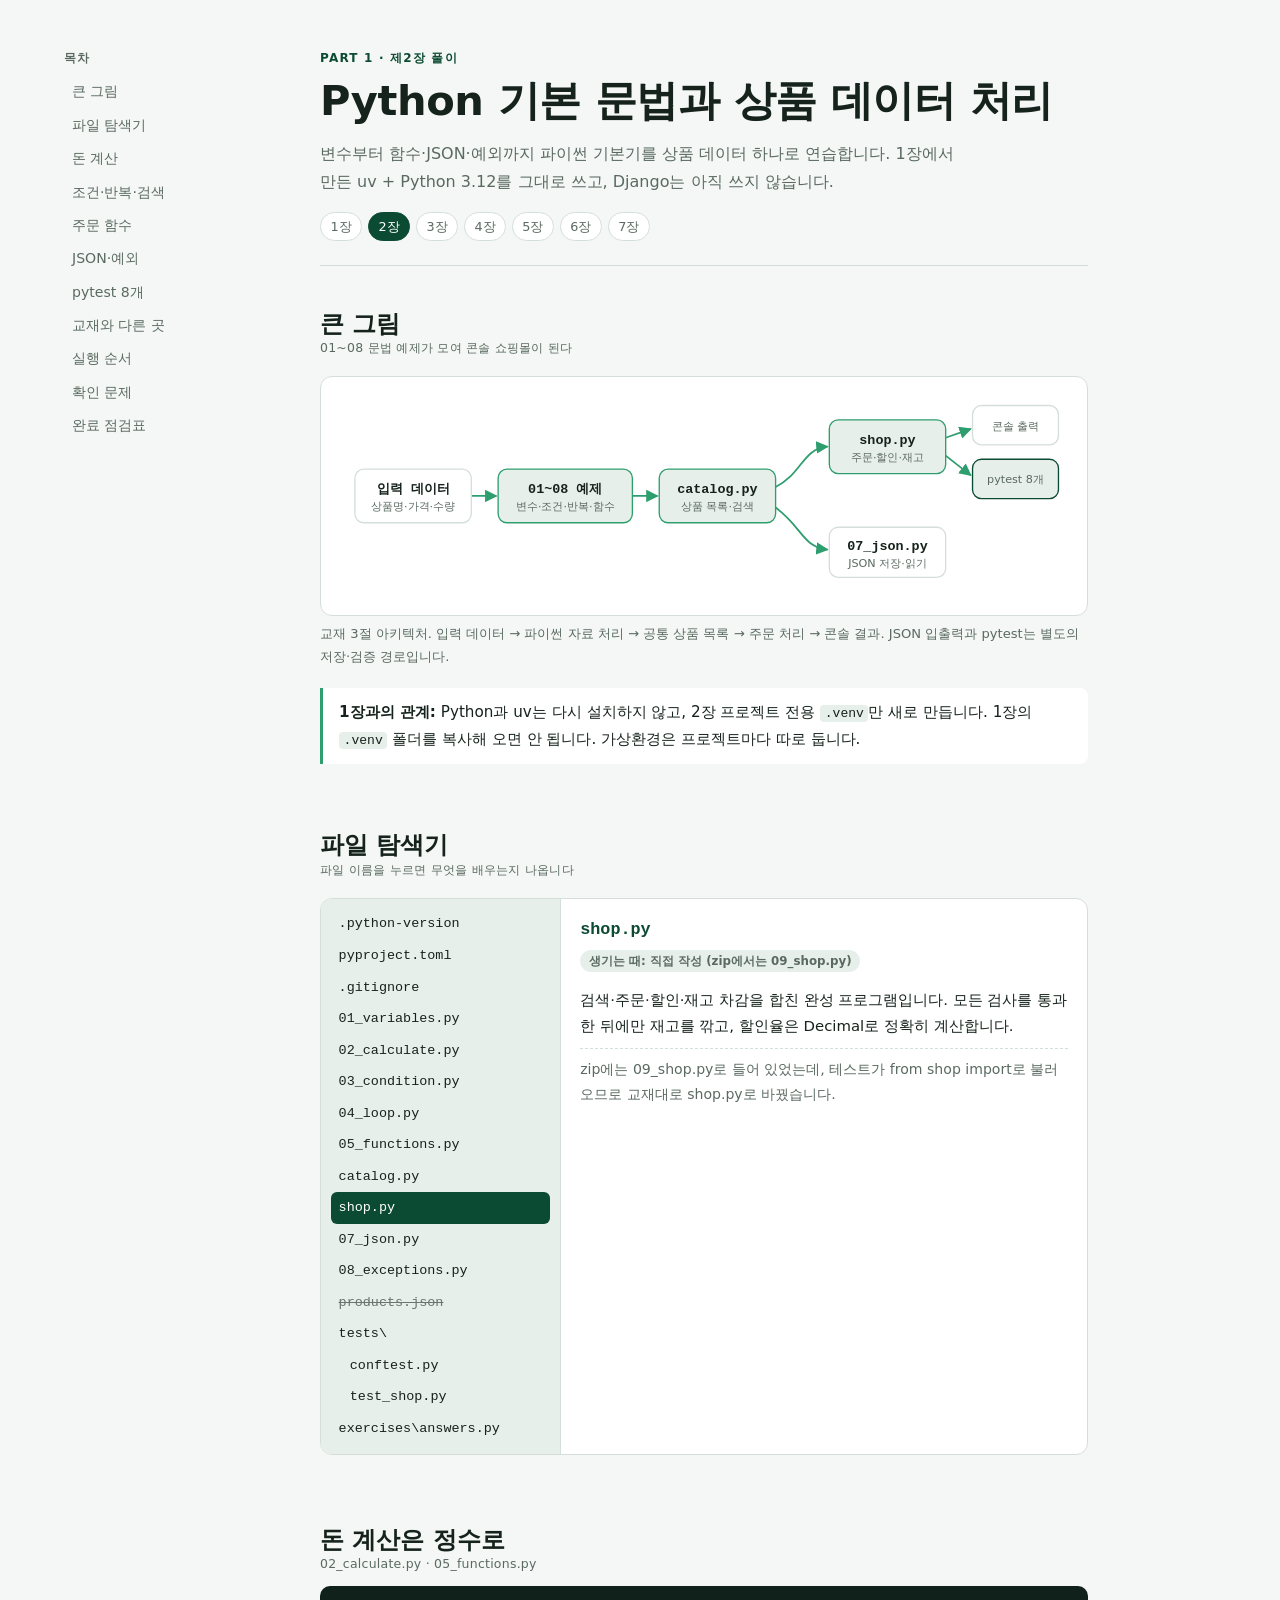
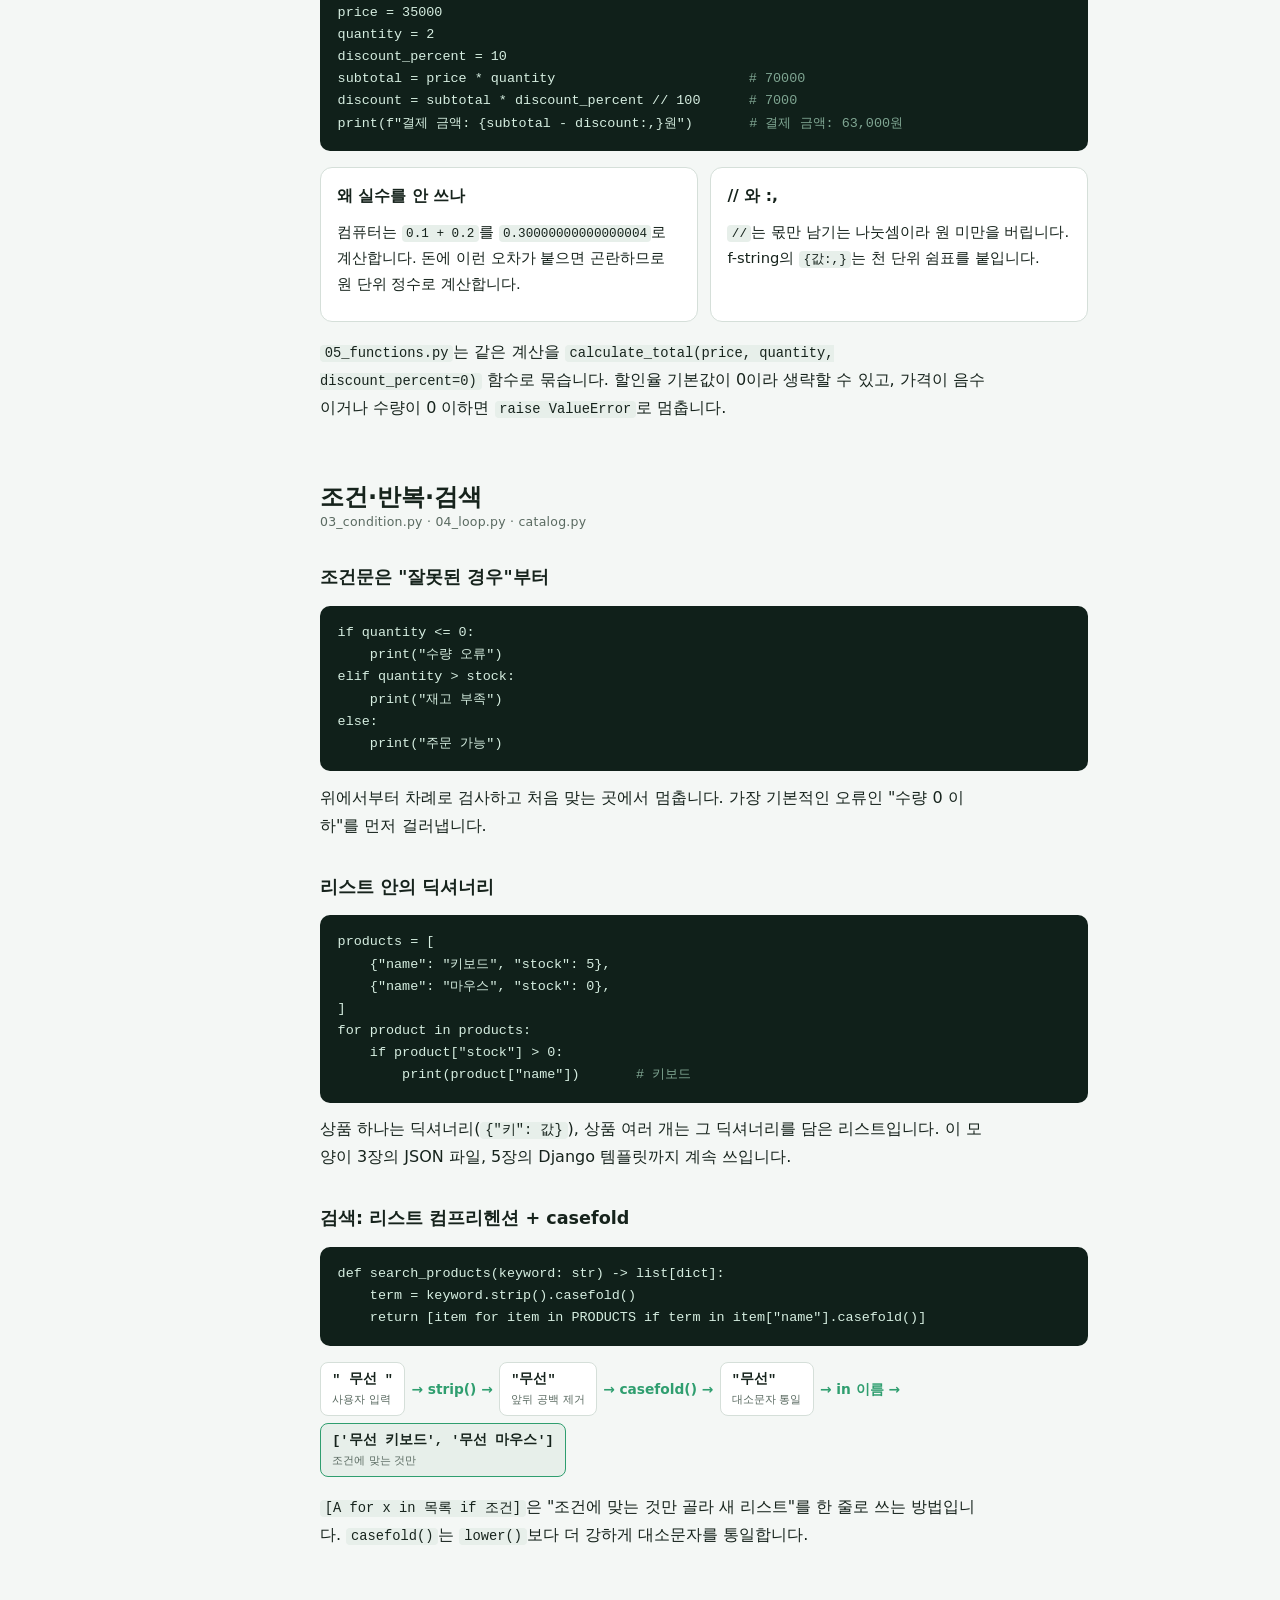
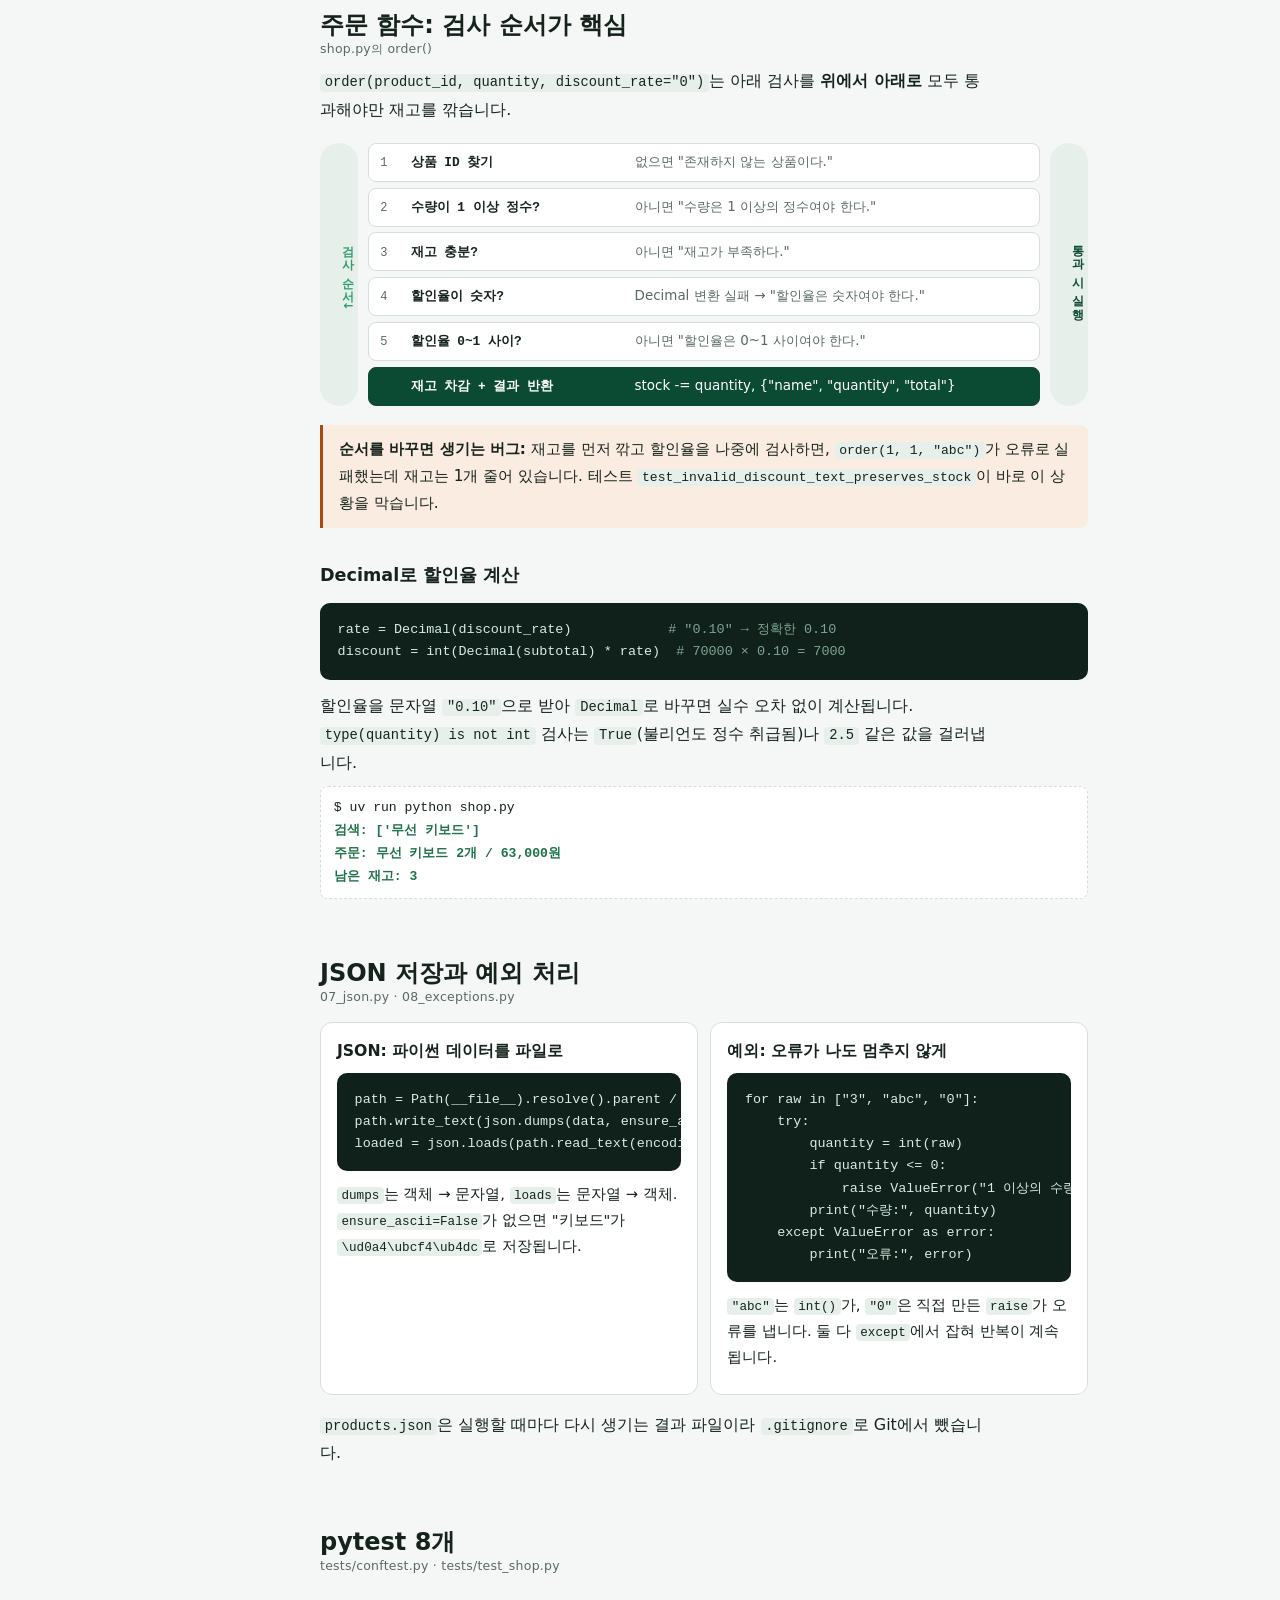
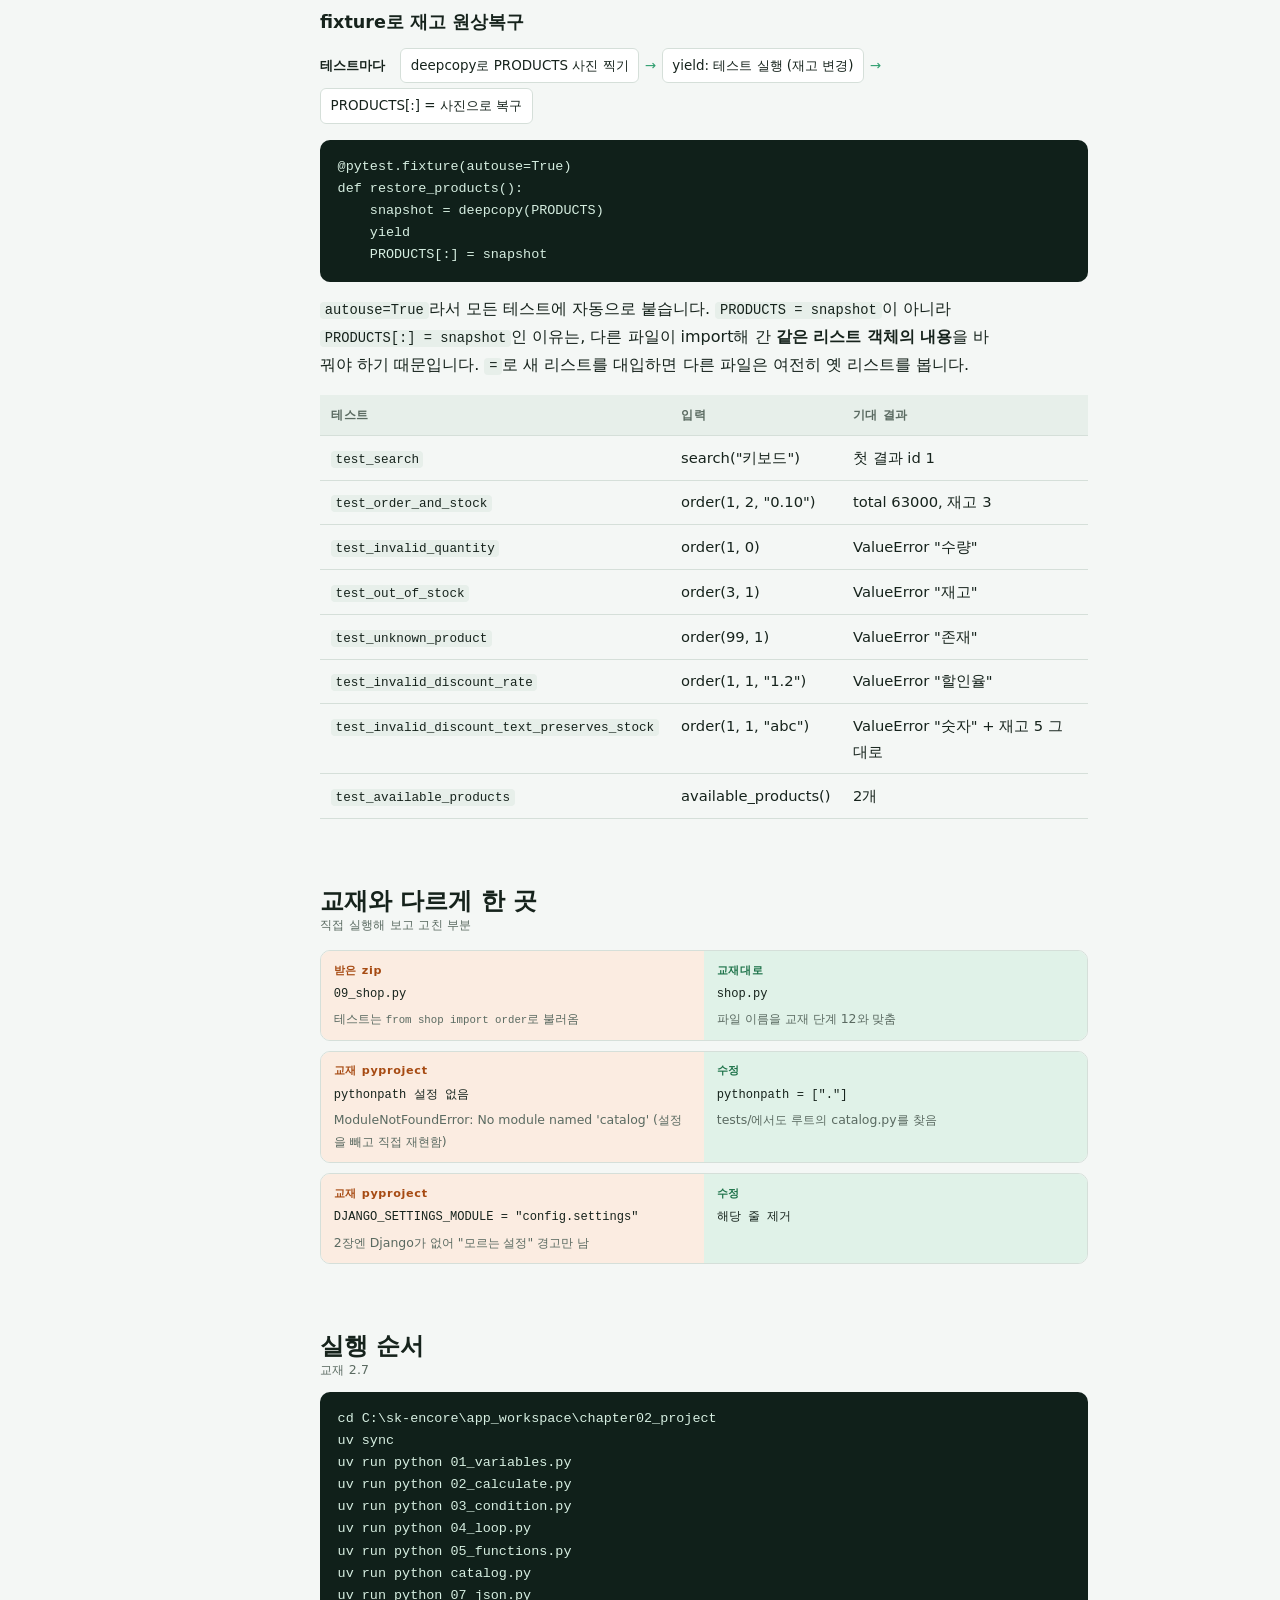
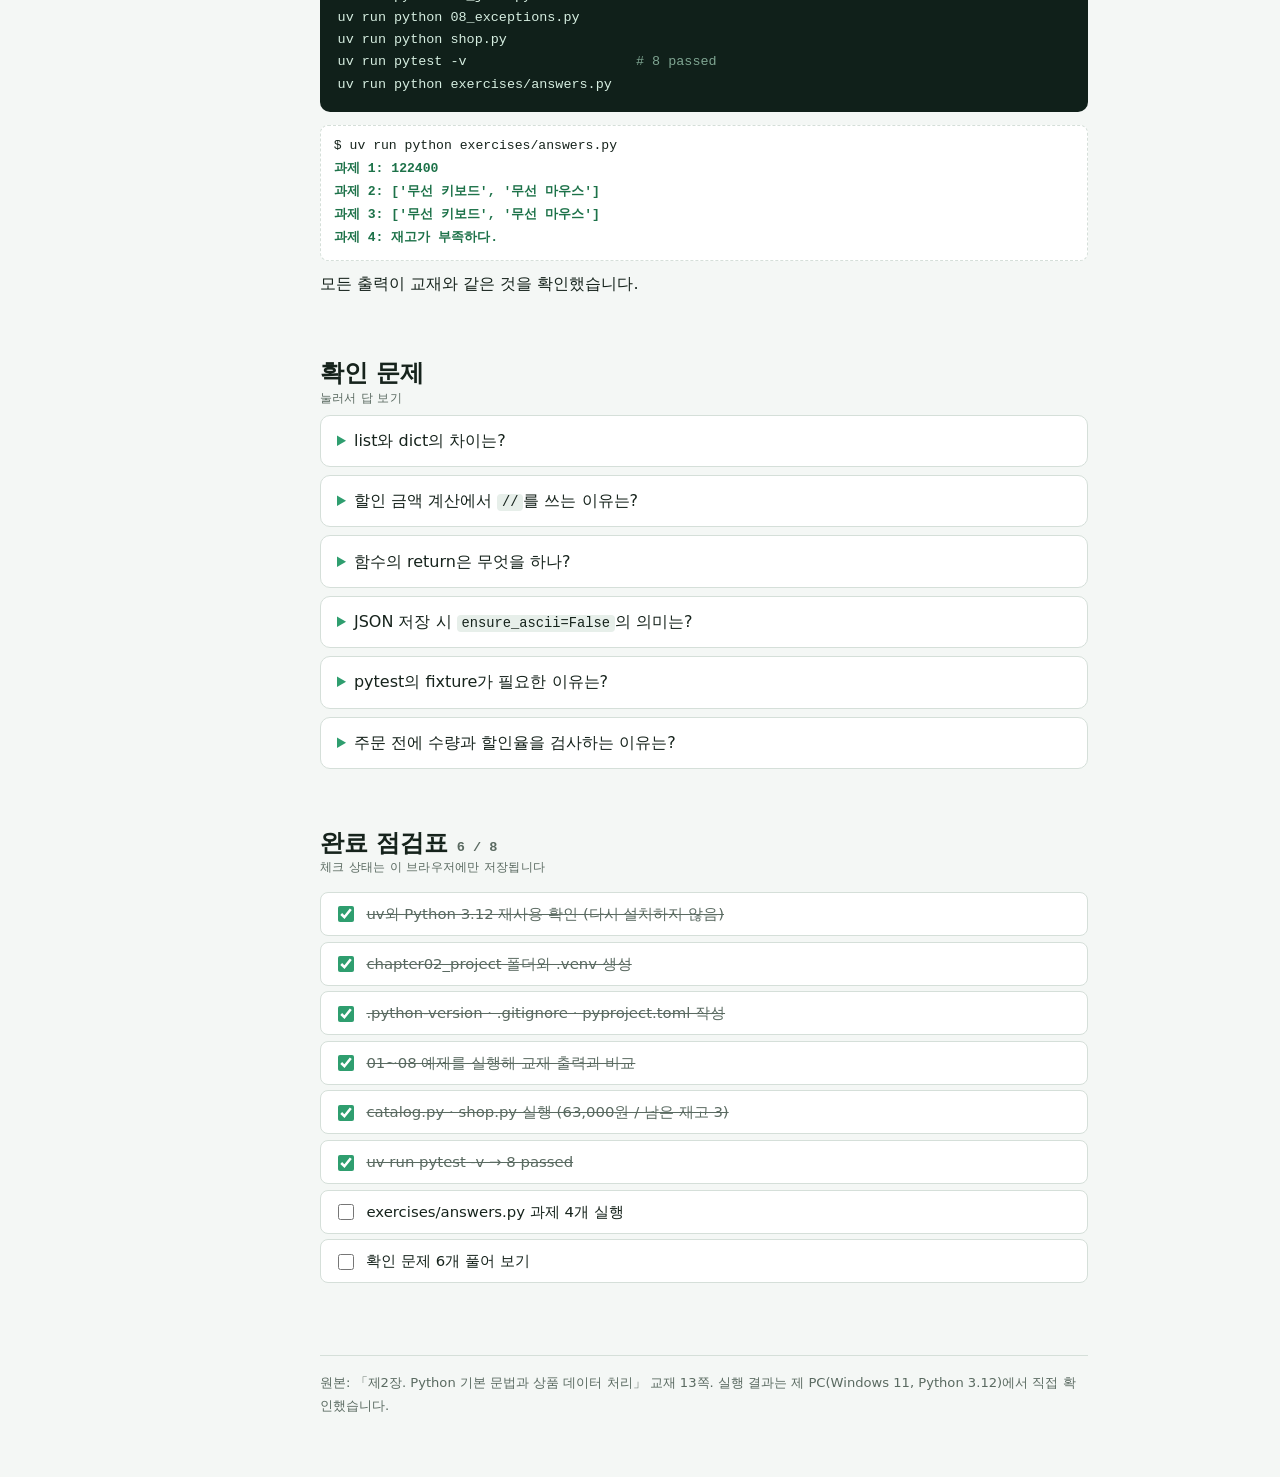
<file: notes/chapter02-풀이노트.html>
<!doctype html>
<html lang="ko">
<meta charset="utf-8">
<meta name="viewport" content="width=device-width, initial-scale=1">
<title>2장 상품 데이터 풀이 노트</title>
<style>
/* 레이아웃: 왼쪽 고정 목차 + 오른쪽 본문(약 46rem). 폰 폭에서는 목차가 위로 올라감 */
:root {
  --bg: #f4f7f5; --surface: #ffffff; --tint: #e7efea; --fg: #16231c; --muted: #5a6a61; --line: #d5dfd9;
  --accent: #0c4b33; --on-accent: #ffffff; --accent-2: #2f9e6f;
  --code-bg: #10201a; --code-fg: #d6eee1; --code-dim: #7fa592;
  --warn: #a64a12; --warn-bg: #fbece1; --ok: #1d7249; --ok-bg: #e0f2e8; --next: #8a5a00; --next-bg: #fff2cf;
  --f-body: "IBM Plex Sans KR", "Malgun Gothic", "Apple SD Gothic Neo", system-ui, sans-serif;
  --f-code: "JetBrains Mono", Consolas, "D2Coding", monospace;
}
@media (prefers-color-scheme: dark) { :root:not([data-theme="light"]) {
  --bg: #0e1512; --surface: #16201b; --tint: #1b2922; --fg: #e2ebe5; --muted: #98a99f; --line: #2a3830;
  --accent: #6fd3a5; --on-accent: #0b1a13; --accent-2: #4fc08d;
  --code-bg: #08100c; --code-fg: #cfe8da; --code-dim: #6f9482;
  --warn: #f2a46c; --warn-bg: #36220f; --ok: #82d9aa; --ok-bg: #15301f; --next: #f3c654; --next-bg: #3a2e0c;
  color-scheme: dark; } }
:root[data-theme="dark"] {
  --bg: #0e1512; --surface: #16201b; --tint: #1b2922; --fg: #e2ebe5; --muted: #98a99f; --line: #2a3830;
  --accent: #6fd3a5; --on-accent: #0b1a13; --accent-2: #4fc08d;
  --code-bg: #08100c; --code-fg: #cfe8da; --code-dim: #6f9482;
  --warn: #f2a46c; --warn-bg: #36220f; --ok: #82d9aa; --ok-bg: #15301f; --next: #f3c654; --next-bg: #3a2e0c;
  color-scheme: dark; }

* { box-sizing: border-box; }
body { background: var(--bg); color: var(--fg); font-family: var(--f-body); font-size: 16px; line-height: 1.75; padding-inline: 16px; padding-block: 0 4rem; }
.wrap { max-width: 72rem; margin: 0 auto; display: grid; grid-template-columns: 13rem minmax(0, 1fr); gap: 3rem; }
nav.toc { position: sticky; top: env(safe-area-inset-top, 0px); align-self: start; padding-top: 2.5rem; font-size: .88rem; }
nav.toc p { font-size: .72rem; letter-spacing: .08em; color: var(--muted); margin: 0 0 .5rem; font-weight: 700; }
nav.toc ol { list-style: none; margin: 0; padding: 0; display: grid; gap: .15rem; counter-reset: t; }
nav.toc a { color: var(--muted); text-decoration: none; display: block; padding: .2rem .5rem; border-radius: 6px; }
nav.toc a:hover, nav.toc a:focus-visible { color: var(--accent); background: var(--tint); outline: none; }
main { min-width: 0; max-width: 48rem; }
@media (max-width: 860px) {
  .wrap { grid-template-columns: minmax(0,1fr); gap: 0; }
  nav.toc { position: static; padding-top: 1.5rem; }
  nav.toc ol { display: flex; flex-wrap: wrap; gap: .3rem; }
  nav.toc a { border: 1px solid var(--line); background: var(--surface); }
}

header.hero { padding-block: 2.5rem 1.5rem; border-bottom: 1px solid var(--line); }
.eyebrow { font-size: .75rem; letter-spacing: .1em; color: var(--accent); font-weight: 700; margin: 0; }
h1 { font-size: clamp(1.9rem, 4.5vw, 2.6rem); line-height: 1.25; margin: .4rem 0 .8rem; text-wrap: balance; letter-spacing: -.01em; }
h1 .v { font-family: var(--f-code); font-weight: 600; font-size: .62em; color: var(--accent); vertical-align: middle; }
.lede { color: var(--muted); max-width: 40rem; margin: 0; }
section { padding-block: 2.6rem 0.5rem; scroll-margin-top: 1rem; }
h2 { font-size: 1.5rem; line-height: 1.35; margin: 0 0 .3rem; text-wrap: balance; }
h2 small { display: block; font-size: .78rem; font-weight: 500; color: var(--muted); letter-spacing: .02em; }
h3 { font-size: 1.1rem; margin: 2rem 0 .4rem; }
p { margin: .6rem 0; max-width: 42rem; }
code { font-family: var(--f-code); font-size: .86em; background: var(--tint); padding: .08em .35em; border-radius: 4px; }
pre { font-family: var(--f-code); font-size: .84rem; line-height: 1.65; background: var(--code-bg); color: var(--code-fg); padding: 1rem 1.1rem; border-radius: 10px; overflow-x: auto; margin: .8rem 0; }
pre code { background: none; padding: 0; font-size: 1em; }
pre .c { color: var(--code-dim); }
pre .k { color: #8fe0b6; font-weight: 600; }
strong { font-weight: 700; }
.note { border-left: 3px solid var(--accent-2); background: var(--surface); padding: .7rem 1rem; border-radius: 0 8px 8px 0; margin: 1rem 0; font-size: .95rem; }
.note.warn { border-color: var(--warn); background: var(--warn-bg); }
.scroll { overflow-x: auto; margin: 1rem 0; }
table { border-collapse: collapse; width: 100%; font-size: .92rem; min-width: 30rem; }
th, td { text-align: left; padding: .55rem .7rem; border-bottom: 1px solid var(--line); vertical-align: top; }
th { font-size: .78rem; color: var(--muted); letter-spacing: .04em; font-weight: 700; background: var(--tint); }
td code { white-space: nowrap; }

/* 1. 도구 층 */
.layers { display: grid; gap: 0; margin: 1.2rem 0; }
.layer { border: 1px solid var(--line); background: var(--surface); padding: .8rem 1rem; display: grid; grid-template-columns: 9.5rem minmax(0,1fr); gap: 1rem; align-items: center; }
.layer + .layer { border-top: 0; }
.layer:first-child { border-radius: 10px 10px 0 0; }
.layer:last-child { border-radius: 0 0 10px 10px; }
.layer b { font-family: var(--f-code); font-size: .95rem; color: var(--accent); }
.layer span { font-size: .92rem; }
.layer em { font-style: normal; color: var(--muted); font-size: .82rem; display: block; }
.layer.top { background: var(--accent); color: var(--on-accent); border-color: var(--accent); }
.layer.top b, .layer.top em { color: var(--on-accent); }
@media (max-width: 520px) { .layer { grid-template-columns: minmax(0,1fr); gap: .2rem; } }

/* 2. 진행 지도 */
.journey { list-style: none; padding: 0; margin: 1.2rem 0; display: grid; grid-template-columns: repeat(auto-fill, minmax(12.5rem, 1fr)); gap: .6rem; counter-reset: s; }
.journey li { counter-increment: s; background: var(--surface); border: 1px solid var(--line); border-radius: 10px; padding: .7rem .85rem; font-size: .9rem; line-height: 1.5; display: grid; gap: .25rem; }
.journey li::before { content: counter(s); font-family: var(--f-code); font-size: .75rem; color: var(--muted); }
.journey li b { font-size: .95rem; }
.journey li code { font-size: .78rem; justify-self: start; }
.pill { justify-self: start; font-size: .72rem; font-weight: 700; padding: .05rem .5rem; border-radius: 99px; }
.pill.done { background: var(--ok-bg); color: var(--ok); }
.pill.next { background: var(--next-bg); color: var(--next); }
.pill.todo { background: var(--tint); color: var(--muted); }
.journey li.is-next { border: 2px solid var(--next); }

/* 다이어그램 공통 */
figure { margin: 1.2rem 0; }
figcaption { font-size: .82rem; color: var(--muted); margin-top: .4rem; }
.diagram { overflow-x: auto; background: var(--surface); border: 1px solid var(--line); border-radius: 12px; padding: 1rem; }
.diagram svg { display: block; min-width: 640px; width: 100%; height: auto; }
svg .box { fill: var(--surface); stroke: var(--line); stroke-width: 1.5; }
svg .box.hl { fill: var(--tint); stroke: var(--accent-2); }
svg .box.db { fill: var(--tint); stroke: var(--accent); }
svg .t { fill: var(--fg); font-family: var(--f-code); font-size: 15px; font-weight: 600; }
svg .s { fill: var(--muted); font-family: var(--f-body); font-size: 12.5px; }
svg .ar { stroke: var(--accent-2); stroke-width: 2; fill: none; }
svg .ar.back { stroke-dasharray: 5 4; }
svg .num { fill: var(--accent); }
svg .numt { fill: var(--on-accent); font-family: var(--f-code); font-size: 12px; font-weight: 600; }
svg .head { fill: var(--accent-2); }

/* 갈림길 */
.paths { display: grid; grid-template-columns: repeat(2, minmax(0,1fr)); gap: .8rem; margin: 1rem 0; }
.path { background: var(--surface); border: 1px solid var(--line); border-radius: 12px; padding: 1rem; font-size: .92rem; min-width: 0; }
.path h4 { margin: 0 0 .3rem; font-size: 1rem; }
.path ol { margin: .4rem 0 0; padding-left: 1.2rem; }
.path.mine { border: 2px solid var(--accent-2); }
@media (max-width: 600px) { .paths { grid-template-columns: minmax(0,1fr); } }

/* 실수 카드 */
.oops { display: grid; gap: .6rem; margin: 1rem 0; }
.oop { display: grid; grid-template-columns: minmax(0,1fr) minmax(0,1fr); border: 1px solid var(--line); border-radius: 10px; overflow: hidden; font-size: .88rem; }
.oop div { padding: .6rem .8rem; min-width: 0; }
.oop .bad { background: var(--warn-bg); }
.oop .good { background: var(--ok-bg); }
.oop code { background: none; padding: 0; word-break: break-all; }
.oop small { display: block; color: var(--muted); font-size: .78rem; margin-top: .2rem; }
.oop .lbl { font-size: .7rem; font-weight: 700; letter-spacing: .06em; display: block; }
.oop .bad .lbl { color: var(--warn); }
.oop .good .lbl { color: var(--ok); }
@media (max-width: 560px) { .oop { grid-template-columns: minmax(0,1fr); } }

/* 파일 탐색기 */
.explorer { display: grid; grid-template-columns: minmax(0, 15rem) minmax(0,1fr); border: 1px solid var(--line); border-radius: 12px; overflow: hidden; background: var(--surface); margin: 1.2rem 0; }
.tree { list-style: none; margin: 0; padding: .6rem; border-right: 1px solid var(--line); background: var(--tint); font-family: var(--f-code); font-size: .84rem; }
.tree button { all: unset; cursor: pointer; display: block; width: 100%; box-sizing: border-box; padding: .25rem .5rem; border-radius: 6px; color: var(--fg); }
.tree button:hover { background: var(--surface); }
.tree button:focus-visible { outline: 2px solid var(--accent-2); }
.tree button[aria-pressed="true"] { background: var(--accent); color: var(--on-accent); }
.tree .in { padding-left: 1.2rem; }
.tree .gone { text-decoration: line-through; opacity: .6; }
.detail { padding: 1rem 1.2rem; min-width: 0; }
.detail h4 { font-family: var(--f-code); margin: 0; font-size: 1.05rem; color: var(--accent); }
.detail .when { display: inline-block; font-size: .74rem; font-weight: 700; background: var(--tint); color: var(--muted); padding: .05rem .55rem; border-radius: 99px; margin: .35rem 0 .3rem; }
.detail p { font-size: .93rem; }
.detail .an { font-size: .88rem; color: var(--muted); border-top: 1px dashed var(--line); padding-top: .5rem; margin-top: .6rem; }
@media (max-width: 620px) { .explorer { grid-template-columns: minmax(0,1fr); } .tree { border-right: 0; border-bottom: 1px solid var(--line); } }

/* BASE_DIR 트리 */
.pathtree { font-family: var(--f-code); font-size: .88rem; background: var(--surface); border: 1px solid var(--line); border-radius: 12px; padding: 1rem 1.2rem; line-height: 2; overflow-x: auto; white-space: nowrap; }
.pathtree .tag { font-size: .74rem; font-weight: 600; padding: .05rem .5rem; border-radius: 99px; margin-left: .6rem; font-family: var(--f-body); }
.tag.a { background: var(--accent); color: var(--on-accent); }
.tag.b { background: var(--tint); color: var(--accent); border: 1px solid var(--accent-2); }
.tag.c { background: var(--next-bg); color: var(--next); }
.pathtree .dim { color: var(--muted); }

/* .env 흐름 */
.flow { display: flex; flex-wrap: wrap; align-items: center; gap: .4rem; margin: 1rem 0; font-size: .86rem; }
.flow .chip { background: var(--surface); border: 1px solid var(--line); border-radius: 8px; padding: .45rem .7rem; line-height: 1.4; }
.flow .chip b { font-family: var(--f-code); display: block; font-size: .85rem; }
.flow .chip small { color: var(--muted); }
.flow .chip.key { border-color: var(--accent-2); background: var(--tint); }
.flow .chip.lock { border-color: var(--warn); background: var(--warn-bg); }
.flow .arr { color: var(--accent-2); font-weight: 700; }

/* 미들웨어 */
.mw { display: grid; grid-template-columns: 2.4rem minmax(0,1fr) 2.4rem; gap: 0 .6rem; margin: 1.2rem 0; }
.mw .side { display: flex; flex-direction: column; align-items: center; justify-content: space-between; font-size: .75rem; font-weight: 700; color: var(--accent-2); writing-mode: vertical-rl; letter-spacing: .1em; border-radius: 99px; background: var(--tint); padding: .8rem 0; }
.mw .side.up { color: var(--accent); }
.mw ol { list-style: none; margin: 0; padding: 0; display: grid; gap: .35rem; counter-reset: m; }
.mw li { counter-increment: m; background: var(--surface); border: 1px solid var(--line); border-radius: 8px; padding: .4rem .7rem; display: grid; grid-template-columns: 1.4rem minmax(0, 13.5rem) minmax(0,1fr); gap: .5rem; font-size: .84rem; align-items: baseline; }
.mw li::before { content: counter(m); font-family: var(--f-code); color: var(--muted); font-size: .75rem; }
.mw li b { font-family: var(--f-code); font-size: .8rem; font-weight: 600; overflow-wrap: anywhere; }
.mw li span { color: var(--muted); }
.mw li.view { background: var(--accent); color: var(--on-accent); border-color: var(--accent); }
.mw li.view::before { content: ""; }
.mw li.view span { color: var(--on-accent); }
@media (max-width: 560px) { .mw li { grid-template-columns: 1.2rem minmax(0,1fr); } .mw li span { grid-column: 2; } }

/* 앱 순서 */
.seq { display: flex; flex-wrap: wrap; gap: .35rem; align-items: center; margin: .6rem 0 1rem; font-size: .84rem; }
.seq span { background: var(--surface); border: 1px solid var(--line); padding: .3rem .6rem; border-radius: 6px; }
.seq i { font-style: normal; color: var(--accent-2); }
.seq .lead { background: none; border: 0; font-weight: 700; padding-left: 0; }

/* 퀴즈, 체크리스트 */
details { background: var(--surface); border: 1px solid var(--line); border-radius: 10px; padding: .7rem 1rem; margin: .5rem 0; }
details summary { cursor: pointer; font-weight: 500; }
details summary::marker { color: var(--accent-2); }
details[open] summary { margin-bottom: .4rem; color: var(--accent); }
details p { font-size: .93rem; margin: .3rem 0; }
.checks { list-style: none; padding: 0; margin: 1rem 0; display: grid; gap: .35rem; }
.checks label { display: flex; gap: .6rem; align-items: flex-start; background: var(--surface); border: 1px solid var(--line); border-radius: 8px; padding: .5rem .8rem; cursor: pointer; font-size: .93rem; }
.checks input { accent-color: var(--accent-2); margin-top: .35rem; width: 1rem; height: 1rem; flex: none; }
.checks input:checked + span { color: var(--muted); text-decoration: line-through; }
.checks input:focus-visible { outline: 2px solid var(--accent-2); outline-offset: 2px; }
.count { font-family: var(--f-code); font-size: .85rem; color: var(--muted); }
footer { margin-top: 3rem; font-size: .82rem; color: var(--muted); border-top: 1px solid var(--line); padding-top: 1rem; }
@media (prefers-reduced-motion: no-preference) { html { scroll-behavior: smooth; } }
/* 2~5장 공통 추가 */
.chapnav { display: flex; flex-wrap: wrap; gap: .35rem; margin-top: 1rem; font-size: .8rem; }
.chapnav a { color: var(--muted); text-decoration: none; border: 1px solid var(--line); background: var(--surface); padding: .15rem .6rem; border-radius: 99px; }
.chapnav a[aria-current="page"] { background: var(--accent); color: var(--on-accent); border-color: var(--accent); }
.chapnav a:hover, .chapnav a:focus-visible { border-color: var(--accent-2); outline: none; }
.out { font-family: var(--f-code); font-size: .82rem; background: var(--surface); border: 1px dashed var(--line); border-radius: 8px; padding: .6rem .8rem; white-space: pre-wrap; margin: .5rem 0; }
.out b { color: var(--ok); font-weight: 600; }
.grid2 { display: grid; grid-template-columns: repeat(2, minmax(0, 1fr)); gap: .8rem; margin: 1rem 0; }
.grid2 > div { background: var(--surface); border: 1px solid var(--line); border-radius: 12px; padding: .9rem 1rem; min-width: 0; font-size: .92rem; }
.grid2 h4 { margin: 0 0 .3rem; font-size: .98rem; }
.grid2 pre { margin: .5rem 0 0; }
@media (max-width: 600px) { .grid2 { grid-template-columns: minmax(0, 1fr); } }
.cols3 { display: grid; grid-template-columns: repeat(3, minmax(0, 1fr)); gap: .6rem; margin: 1rem 0; }
.cols3 > div { background: var(--surface); border: 1px solid var(--line); border-radius: 10px; padding: .8rem; text-align: center; font-size: .88rem; }
.cols3 .bar { display: grid; gap: 4px; margin: .6rem auto 0; max-width: 9rem; }
.cols3 .bar i { display: block; height: 22px; border-radius: 4px; background: var(--tint); border: 1px solid var(--accent-2); }
@media (max-width: 520px) { .cols3 { grid-template-columns: minmax(0, 1fr); } }

</style>
<div class="wrap">
<nav class="toc" aria-label="목차">
  <p>목차</p>
  <ol>
    <li><a href="#big">큰 그림</a></li>
    <li><a href="#files">파일 탐색기</a></li>
    <li><a href="#money">돈 계산</a></li>
    <li><a href="#flow">조건·반복·검색</a></li>
    <li><a href="#order">주문 함수</a></li>
    <li><a href="#json">JSON·예외</a></li>
    <li><a href="#test">pytest 8개</a></li>
    <li><a href="#diff">교재와 다른 곳</a></li>
    <li><a href="#run">실행 순서</a></li>
    <li><a href="#quiz">확인 문제</a></li>
    <li><a href="#check">완료 점검표</a></li>
  </ol>
</nav>

<main>
<header class="hero">
  <p class="eyebrow">PART 1 · 제2장 풀이</p>
  <h1>Python 기본 문법과 상품 데이터 처리</h1>
  <p class="lede">변수부터 함수·JSON·예외까지 파이썬 기본기를 상품 데이터 하나로 연습합니다. 1장에서 만든 uv + Python 3.12를 그대로 쓰고, Django는 아직 쓰지 않습니다.</p>
  <div class="chapnav"><a href="chapter01-풀이노트.html">1장</a><a href="chapter02-풀이노트.html" aria-current="page">2장</a><a href="chapter03-풀이노트.html">3장</a><a href="chapter04-풀이노트.html">4장</a><a href="chapter05-풀이노트.html">5장</a><a href="chapter06-풀이노트.html">6장</a><a href="chapter07-풀이노트.html">7장</a></div>
</header>

<section id="big">
  <h2>큰 그림<small>01~08 문법 예제가 모여 콘솔 쇼핑몰이 된다</small></h2>
  <figure>
    <div class="diagram">
      <svg viewBox="0 0 820 230" role="img" aria-label="입력 데이터가 파이썬 기초 문법, catalog.py, shop.py를 거쳐 콘솔 출력과 pytest로 이어지는 흐름">
        <defs><marker id="ah" viewBox="0 0 10 10" refX="9" refY="5" markerWidth="7" markerHeight="7" orient="auto"><path class="head" d="M0,0 L10,5 L0,10 z"/></marker></defs>
        <path class="ar" d="M150 115 L 178 115" marker-end="url(#ah)"/>
        <path class="ar" d="M330 115 L 358 115" marker-end="url(#ah)"/>
        <path class="ar" d="M490 105 C 520 90, 520 62, 548 60" marker-end="url(#ah)"/>
        <path class="ar" d="M490 128 C 520 150, 520 172, 548 175" marker-end="url(#ah)"/>
        <path class="ar" d="M680 50 L 708 40" marker-end="url(#ah)"/>
        <path class="ar" d="M680 70 L 708 92" marker-end="url(#ah)"/>
        <rect class="box" x="20" y="85" width="130" height="60" rx="10"/>
        <text class="t" x="85" y="112" text-anchor="middle">입력 데이터</text>
        <text class="s" x="85" y="131" text-anchor="middle">상품명·가격·수량</text>
        <rect class="box hl" x="180" y="85" width="150" height="60" rx="10"/>
        <text class="t" x="255" y="112" text-anchor="middle">01~08 예제</text>
        <text class="s" x="255" y="131" text-anchor="middle">변수·조건·반복·함수</text>
        <rect class="box hl" x="360" y="85" width="130" height="60" rx="10"/>
        <text class="t" x="425" y="112" text-anchor="middle">catalog.py</text>
        <text class="s" x="425" y="131" text-anchor="middle">상품 목록·검색</text>
        <rect class="box hl" x="550" y="30" width="130" height="60" rx="10"/>
        <text class="t" x="615" y="57" text-anchor="middle">shop.py</text>
        <text class="s" x="615" y="76" text-anchor="middle">주문·할인·재고</text>
        <rect class="box" x="550" y="150" width="130" height="56" rx="10"/>
        <text class="t" x="615" y="175" text-anchor="middle">07_json.py</text>
        <text class="s" x="615" y="194" text-anchor="middle">JSON 저장·읽기</text>
        <rect class="box" x="710" y="14" width="96" height="44" rx="10"/>
        <text class="s" x="758" y="41" text-anchor="middle">콘솔 출력</text>
        <rect class="box db" x="710" y="74" width="96" height="44" rx="10"/>
        <text class="s" x="758" y="101" text-anchor="middle">pytest 8개</text>
      </svg>
    </div>
    <figcaption>교재 3절 아키텍처. 입력 데이터 → 파이썬 자료 처리 → 공통 상품 목록 → 주문 처리 → 콘솔 결과. JSON 입출력과 pytest는 별도의 저장·검증 경로입니다.</figcaption>
  </figure>
  <div class="note"><strong>1장과의 관계:</strong> Python과 uv는 다시 설치하지 않고, 2장 프로젝트 전용 <code>.venv</code>만 새로 만듭니다. 1장의 <code>.venv</code> 폴더를 복사해 오면 안 됩니다. 가상환경은 프로젝트마다 따로 둡니다.</div>
</section>

<section id="files">
  <h2>파일 탐색기<small>파일 이름을 누르면 무엇을 배우는지 나옵니다</small></h2>
  <div class="explorer">
    <ul class="tree" id="tree"></ul>
    <div class="detail" id="detail" aria-live="polite"></div>
  </div>
</section>

<section id="money">
  <h2>돈 계산은 정수로<small>02_calculate.py · 05_functions.py</small></h2>
<pre><code>price = 35000
quantity = 2
discount_percent = 10
subtotal = price * quantity                        <span class="c"># 70000</span>
discount = subtotal * discount_percent // 100      <span class="c"># 7000</span>
print(f"결제 금액: {subtotal - discount:,}원")       <span class="c"># 결제 금액: 63,000원</span></code></pre>
  <div class="grid2">
    <div><h4>왜 실수를 안 쓰나</h4><p>컴퓨터는 <code>0.1 + 0.2</code>를 <code>0.30000000000000004</code>로 계산합니다. 돈에 이런 오차가 붙으면 곤란하므로 원 단위 정수로 계산합니다.</p></div>
    <div><h4>// 와 :,</h4><p><code>//</code>는 몫만 남기는 나눗셈이라 원 미만을 버립니다. f-string의 <code>{값:,}</code>는 천 단위 쉼표를 붙입니다.</p></div>
  </div>
  <p><code>05_functions.py</code>는 같은 계산을 <code>calculate_total(price, quantity, discount_percent=0)</code> 함수로 묶습니다. 할인율 기본값이 0이라 생략할 수 있고, 가격이 음수이거나 수량이 0 이하면 <code>raise ValueError</code>로 멈춥니다.</p>
</section>

<section id="flow">
  <h2>조건·반복·검색<small>03_condition.py · 04_loop.py · catalog.py</small></h2>
  <h3>조건문은 "잘못된 경우"부터</h3>
<pre><code>if quantity &lt;= 0:
    print("수량 오류")
elif quantity &gt; stock:
    print("재고 부족")
else:
    print("주문 가능")</code></pre>
  <p>위에서부터 차례로 검사하고 처음 맞는 곳에서 멈춥니다. 가장 기본적인 오류인 "수량 0 이하"를 먼저 걸러냅니다.</p>

  <h3>리스트 안의 딕셔너리</h3>
<pre><code>products = [
    {"name": "키보드", "stock": 5},
    {"name": "마우스", "stock": 0},
]
for product in products:
    if product["stock"] &gt; 0:
        print(product["name"])       <span class="c"># 키보드</span></code></pre>
  <p>상품 하나는 딕셔너리(<code>{"키": 값}</code>), 상품 여러 개는 그 딕셔너리를 담은 리스트입니다. 이 모양이 3장의 JSON 파일, 5장의 Django 템플릿까지 계속 쓰입니다.</p>

  <h3>검색: 리스트 컴프리헨션 + casefold</h3>
<pre><code>def search_products(keyword: str) -&gt; list[dict]:
    term = keyword.strip().casefold()
    return [item for item in PRODUCTS if term in item["name"].casefold()]</code></pre>
  <div class="flow">
    <div class="chip"><b>"  무선 "</b><small>사용자 입력</small></div>
    <span class="arr">→ strip() →</span>
    <div class="chip"><b>"무선"</b><small>앞뒤 공백 제거</small></div>
    <span class="arr">→ casefold() →</span>
    <div class="chip"><b>"무선"</b><small>대소문자 통일</small></div>
    <span class="arr">→ in 이름 →</span>
    <div class="chip key"><b>['무선 키보드', '무선 마우스']</b><small>조건에 맞는 것만</small></div>
  </div>
  <p><code>[A for x in 목록 if 조건]</code>은 "조건에 맞는 것만 골라 새 리스트"를 한 줄로 쓰는 방법입니다. <code>casefold()</code>는 <code>lower()</code>보다 더 강하게 대소문자를 통일합니다.</p>
</section>

<section id="order">
  <h2>주문 함수: 검사 순서가 핵심<small>shop.py의 order()</small></h2>
  <p><code>order(product_id, quantity, discount_rate="0")</code>는 아래 검사를 <strong>위에서 아래로</strong> 모두 통과해야만 재고를 깎습니다.</p>
  <div class="mw">
    <div class="side">검사 순서 ↓</div>
    <ol>
      <li><b>상품 ID 찾기</b><span>없으면 "존재하지 않는 상품이다."</span></li>
      <li><b>수량이 1 이상 정수?</b><span>아니면 "수량은 1 이상의 정수여야 한다."</span></li>
      <li><b>재고 충분?</b><span>아니면 "재고가 부족하다."</span></li>
      <li><b>할인율이 숫자?</b><span>Decimal 변환 실패 → "할인율은 숫자여야 한다."</span></li>
      <li><b>할인율 0~1 사이?</b><span>아니면 "할인율은 0~1 사이여야 한다."</span></li>
      <li class="view"><b>재고 차감 + 결과 반환</b><span>stock -= quantity, {"name", "quantity", "total"}</span></li>
    </ol>
    <div class="side up">통과 시 실행</div>
  </div>
  <div class="note warn"><strong>순서를 바꾸면 생기는 버그:</strong> 재고를 먼저 깎고 할인율을 나중에 검사하면, <code>order(1, 1, "abc")</code>가 오류로 실패했는데 재고는 1개 줄어 있습니다. 테스트 <code>test_invalid_discount_text_preserves_stock</code>이 바로 이 상황을 막습니다.</div>
  <h3>Decimal로 할인율 계산</h3>
<pre><code>rate = Decimal(discount_rate)            <span class="c"># "0.10" → 정확한 0.10</span>
discount = int(Decimal(subtotal) * rate)  <span class="c"># 70000 × 0.10 = 7000</span></code></pre>
  <p>할인율을 문자열 <code>"0.10"</code>으로 받아 <code>Decimal</code>로 바꾸면 실수 오차 없이 계산됩니다. <code>type(quantity) is not int</code> 검사는 <code>True</code>(불리언도 정수 취급됨)나 <code>2.5</code> 같은 값을 걸러냅니다.</p>
<div class="out">$ uv run python shop.py
<b>검색: ['무선 키보드']
주문: 무선 키보드 2개 / 63,000원
남은 재고: 3</b></div>
</section>

<section id="json">
  <h2>JSON 저장과 예외 처리<small>07_json.py · 08_exceptions.py</small></h2>
  <div class="grid2">
    <div>
      <h4>JSON: 파이썬 데이터를 파일로</h4>
<pre><code>path = Path(__file__).resolve().parent / "products.json"
path.write_text(json.dumps(data, ensure_ascii=False, indent=2), encoding="utf-8")
loaded = json.loads(path.read_text(encoding="utf-8"))</code></pre>
      <p><code>dumps</code>는 객체 → 문자열, <code>loads</code>는 문자열 → 객체. <code>ensure_ascii=False</code>가 없으면 "키보드"가 <code>\ud0a4\ubcf4\ub4dc</code>로 저장됩니다.</p>
    </div>
    <div>
      <h4>예외: 오류가 나도 멈추지 않게</h4>
<pre><code>for raw in ["3", "abc", "0"]:
    try:
        quantity = int(raw)
        if quantity &lt;= 0:
            raise ValueError("1 이상의 수량을 입력해야 한다.")
        print("수량:", quantity)
    except ValueError as error:
        print("오류:", error)</code></pre>
      <p><code>"abc"</code>는 <code>int()</code>가, <code>"0"</code>은 직접 만든 <code>raise</code>가 오류를 냅니다. 둘 다 <code>except</code>에서 잡혀 반복이 계속됩니다.</p>
    </div>
  </div>
  <p><code>products.json</code>은 실행할 때마다 다시 생기는 결과 파일이라 <code>.gitignore</code>로 Git에서 뺐습니다.</p>
</section>

<section id="test">
  <h2>pytest 8개<small>tests/conftest.py · tests/test_shop.py</small></h2>
  <h3>fixture로 재고 원상복구</h3>
  <div class="seq"><span class="lead">테스트마다</span><span>deepcopy로 PRODUCTS 사진 찍기</span><i>→</i><span>yield: 테스트 실행 (재고 변경)</span><i>→</i><span>PRODUCTS[:] = 사진으로 복구</span></div>
<pre><code>@pytest.fixture(autouse=True)
def restore_products():
    snapshot = deepcopy(PRODUCTS)
    yield
    PRODUCTS[:] = snapshot</code></pre>
  <p><code>autouse=True</code>라서 모든 테스트에 자동으로 붙습니다. <code>PRODUCTS = snapshot</code>이 아니라 <code>PRODUCTS[:] = snapshot</code>인 이유는, 다른 파일이 import해 간 <strong>같은 리스트 객체의 내용</strong>을 바꿔야 하기 때문입니다. <code>=</code>로 새 리스트를 대입하면 다른 파일은 여전히 옛 리스트를 봅니다.</p>
  <div class="scroll"><table>
    <thead><tr><th>테스트</th><th>입력</th><th>기대 결과</th></tr></thead>
    <tbody>
      <tr><td><code>test_search</code></td><td>search("키보드")</td><td>첫 결과 id 1</td></tr>
      <tr><td><code>test_order_and_stock</code></td><td>order(1, 2, "0.10")</td><td>total 63000, 재고 3</td></tr>
      <tr><td><code>test_invalid_quantity</code></td><td>order(1, 0)</td><td>ValueError "수량"</td></tr>
      <tr><td><code>test_out_of_stock</code></td><td>order(3, 1)</td><td>ValueError "재고"</td></tr>
      <tr><td><code>test_unknown_product</code></td><td>order(99, 1)</td><td>ValueError "존재"</td></tr>
      <tr><td><code>test_invalid_discount_rate</code></td><td>order(1, 1, "1.2")</td><td>ValueError "할인율"</td></tr>
      <tr><td><code>test_invalid_discount_text_preserves_stock</code></td><td>order(1, 1, "abc")</td><td>ValueError "숫자" + 재고 5 그대로</td></tr>
      <tr><td><code>test_available_products</code></td><td>available_products()</td><td>2개</td></tr>
    </tbody>
  </table></div>
</section>

<section id="diff">
  <h2>교재와 다르게 한 곳<small>직접 실행해 보고 고친 부분</small></h2>
  <div class="oops">
    <div class="oop"><div class="bad"><span class="lbl">받은 zip</span><code>09_shop.py</code><small>테스트는 <code>from shop import order</code>로 불러옴</small></div><div class="good"><span class="lbl">교재대로</span><code>shop.py</code><small>파일 이름을 교재 단계 12와 맞춤</small></div></div>
    <div class="oop"><div class="bad"><span class="lbl">교재 pyproject</span><code>pythonpath 설정 없음</code><small>ModuleNotFoundError: No module named 'catalog' (설정을 빼고 직접 재현함)</small></div><div class="good"><span class="lbl">수정</span><code>pythonpath = ["."]</code><small>tests/에서도 루트의 catalog.py를 찾음</small></div></div>
    <div class="oop"><div class="bad"><span class="lbl">교재 pyproject</span><code>DJANGO_SETTINGS_MODULE = "config.settings"</code><small>2장엔 Django가 없어 "모르는 설정" 경고만 남</small></div><div class="good"><span class="lbl">수정</span><code>해당 줄 제거</code></div></div>
  </div>
</section>

<section id="run">
  <h2>실행 순서<small>교재 2.7</small></h2>
<pre><code>cd C:\sk-encore\app_workspace\chapter02_project
uv sync
uv run python 01_variables.py
uv run python 02_calculate.py
uv run python 03_condition.py
uv run python 04_loop.py
uv run python 05_functions.py
uv run python catalog.py
uv run python 07_json.py
uv run python 08_exceptions.py
uv run python shop.py
uv run pytest -v                     <span class="c"># 8 passed</span>
uv run python exercises/answers.py</code></pre>
<div class="out">$ uv run python exercises/answers.py
<b>과제 1: 122400
과제 2: ['무선 키보드', '무선 마우스']
과제 3: ['무선 키보드', '무선 마우스']
과제 4: 재고가 부족하다.</b></div>
  <p>모든 출력이 교재와 같은 것을 확인했습니다.</p>
</section>

<section id="quiz">
  <h2>확인 문제<small>눌러서 답 보기</small></h2>
  <details><summary>list와 dict의 차이는?</summary><p>list는 순서가 있는 항목 모음이고(<code>[0]</code>으로 접근), dict는 키와 값의 쌍입니다(<code>["name"]</code>으로 접근).</p></details>
  <details><summary>할인 금액 계산에서 <code>//</code>를 쓰는 이유는?</summary><p>원 미만 금액을 버리고 정수 금액을 얻기 위해서입니다.</p></details>
  <details><summary>함수의 return은 무엇을 하나?</summary><p>함수 실행 결과를 호출한 위치로 돌려줍니다.</p></details>
  <details><summary>JSON 저장 시 <code>ensure_ascii=False</code>의 의미는?</summary><p>한글을 ASCII 이스케이프 형태가 아닌 그대로 기록합니다.</p></details>
  <details><summary>pytest의 fixture가 필요한 이유는?</summary><p>테스트 간 공유 재고 데이터 변경을 복원해서 실행 순서에 영향을 받지 않게 하려고 씁니다.</p></details>
  <details><summary>주문 전에 수량과 할인율을 검사하는 이유는?</summary><p>잘못된 주문으로 재고가 차감되는 부작용을 막기 위해서입니다.</p></details>
</section>

<section id="check">
  <h2>완료 점검표 <span class="count" id="count"></span><small>체크 상태는 이 브라우저에만 저장됩니다</small></h2>
  <ul class="checks" id="checks"></ul>
</section>

<footer>원본: 「제2장. Python 기본 문법과 상품 데이터 처리」 교재 13쪽. 실행 결과는 제 PC(Windows 11, Python 3.12)에서 직접 확인했습니다.</footer>
</main>
</div>
<script>
window.PAGE = {
  key: "ch2-checks", start: 9, done: [0, 1, 2, 3, 4, 5],
  files: [
    { n: ".python-version", when: "직접 작성", d: "3.12 한 줄. 1장과 같은 파이썬 버전을 이 프로젝트에서도 쓴다는 표지판입니다." },
    { n: "pyproject.toml", when: "직접 작성", d: "프로젝트 이름(chapter02-products), 파이썬 3.12, 개발용 pytest, pytest 설정(testpaths, pythonpath)이 들어 있습니다. dependencies가 빈 리스트인 건 표준 라이브러리만 쓰기 때문입니다." },
    { n: ".gitignore", when: "직접 작성", d: "가상환경·캐시·비밀정보에 더해, 07_json.py가 만드는 products.json도 제외합니다." },
    { n: "01_variables.py", when: "직접 작성", d: "문자열·정수·불리언 변수를 만들고 type(x).__name__으로 자료형 이름을 출력합니다. is_available = stock > 0 처럼 비교 결과가 불리언이 됩니다." },
    { n: "02_calculate.py", when: "직접 작성", d: "가격 × 수량에서 할인액을 빼서 결제 금액을 구합니다. // 로 원 미만을 버리고 :, 로 쉼표를 찍습니다. 결과: 결제 금액: 63,000원" },
    { n: "03_condition.py", when: "직접 작성", d: "if / elif / else로 수량 오류 → 재고 부족 → 주문 가능 순서로 분기합니다. 결과: 주문 가능" },
    { n: "04_loop.py", when: "직접 작성", d: "딕셔너리 두 개를 담은 리스트를 for로 돌면서 재고가 있는 상품만 출력합니다. 결과: 키보드" },
    { n: "05_functions.py", when: "직접 작성", d: "할인 계산을 calculate_total() 함수로 묶습니다. 기본값 매개변수, 타입 힌트, raise ValueError, if __name__ == \"__main__\" 을 배웁니다. 결과: 63000" },
    { n: "catalog.py", when: "직접 작성", d: "여러 예제가 같이 쓰는 상품 3개(PRODUCTS)와 search_products(), available_products() 함수입니다. shop.py와 테스트가 이 파일을 import합니다." },
    { n: "shop.py", when: "직접 작성 (zip에서는 09_shop.py)", d: "검색·주문·할인·재고 차감을 합친 완성 프로그램입니다. 모든 검사를 통과한 뒤에만 재고를 깎고, 할인율은 Decimal로 정확히 계산합니다.", a: "zip에는 09_shop.py로 들어 있었는데, 테스트가 from shop import로 불러오므로 교재대로 shop.py로 바꿨습니다." },
    { n: "07_json.py", when: "직접 작성", d: "리스트를 JSON 파일로 저장하고 다시 읽습니다. Path(__file__).resolve().parent로 실행 위치와 상관없이 프로젝트 폴더에 저장합니다. 결과: 저장 건수: 1" },
    { n: "08_exceptions.py", when: "직접 작성", d: "\"3\", \"abc\", \"0\"을 차례로 정수로 바꾸며 try/except로 오류를 잡습니다. 오류가 나도 반복은 계속됩니다." },
    { n: "products.json", when: "07_json.py 실행 후", gone: true, d: "실행 결과로 생기는 파일입니다. 소스가 아니라서 Git에 올리지 않습니다." },
    { n: "tests\\", when: "직접 작성", d: "pytest 폴더입니다." },
    { n: "conftest.py", indent: true, when: "직접 작성", d: "autouse fixture로 테스트마다 PRODUCTS를 복사해 두었다가 끝나면 복구합니다. 직접 실행하지 않고 pytest가 자동으로 불러옵니다." },
    { n: "test_shop.py", indent: true, when: "직접 작성", d: "검색, 주문, 수량 오류, 품절, 없는 상품, 할인율 범위, 잘못된 할인율 시 재고 보존, 판매 가능 상품까지 8개를 검사합니다." },
    { n: "exercises\\answers.py", when: "직접 작성", d: "과제 4개 모범 답안입니다. 하위 폴더에서 실행해도 루트의 catalog.py를 찾도록 sys.path.insert로 경로를 추가합니다." }
  ],
  checks: [
    "uv와 Python 3.12 재사용 확인 (다시 설치하지 않음)",
    "chapter02_project 폴더와 .venv 생성",
    ".python-version · .gitignore · pyproject.toml 작성",
    "01~08 예제를 실행해 교재 출력과 비교",
    "catalog.py · shop.py 실행 (63,000원 / 남은 재고 3)",
    "uv run pytest -v → 8 passed",
    "exercises/answers.py 과제 4개 실행",
    "확인 문제 6개 풀어 보기"
  ]
};
</script>

<script>
(function () {
  var P = window.PAGE || {};
  // 파일 탐색기
  var tree = document.getElementById("tree"), detail = document.getElementById("detail");
  if (tree && detail && P.files) {
    var files = P.files;
    var show = function (i) {
      var f = files[i];
      detail.innerHTML = "<h4></h4><span class='when'></span><p></p>" + (f.a ? "<p class='an'></p>" : "");
      detail.querySelector("h4").textContent = f.n;
      detail.querySelector(".when").textContent = "생기는 때: " + f.when;
      detail.querySelector("p").textContent = f.d;
      if (f.a) detail.querySelector(".an").textContent = f.a;
      tree.querySelectorAll("button").forEach(function (b, j) { b.setAttribute("aria-pressed", j === i ? "true" : "false"); });
    };
    files.forEach(function (f, i) {
      var li = document.createElement("li"), b = document.createElement("button");
      b.type = "button"; b.id = "file-" + i; b.textContent = f.n;
      if (f.indent) b.classList.add("in");
      if (f.gone) b.classList.add("gone");
      b.addEventListener("click", function () { show(i); });
      li.appendChild(b); tree.appendChild(li);
    });
    show(P.start || 0);
  }
  // 완료 점검표
  var ul = document.getElementById("checks"), count = document.getElementById("count");
  if (ul && P.checks) {
    var KEY = P.key || "checks", saved = {};
    try { saved = JSON.parse(localStorage.getItem(KEY)) || {}; } catch (e) { saved = {}; }
    var update = function () { if (count) count.textContent = ul.querySelectorAll("input:checked").length + " / " + P.checks.length; };
    P.checks.forEach(function (t, i) {
      var li = document.createElement("li"), label = document.createElement("label"), cb = document.createElement("input"), span = document.createElement("span");
      cb.type = "checkbox"; cb.id = "chk-" + i;
      cb.checked = (i in saved) ? saved[i] : !!(P.done && P.done.indexOf(i) >= 0);
      span.textContent = t;
      cb.addEventListener("change", function () {
        saved[i] = cb.checked;
        try { localStorage.setItem(KEY, JSON.stringify(saved)); } catch (e) {}
        update();
      });
      label.appendChild(cb); label.appendChild(span); li.appendChild(label); ul.appendChild(li);
    });
    update();
  }
})();

</script>
</file>
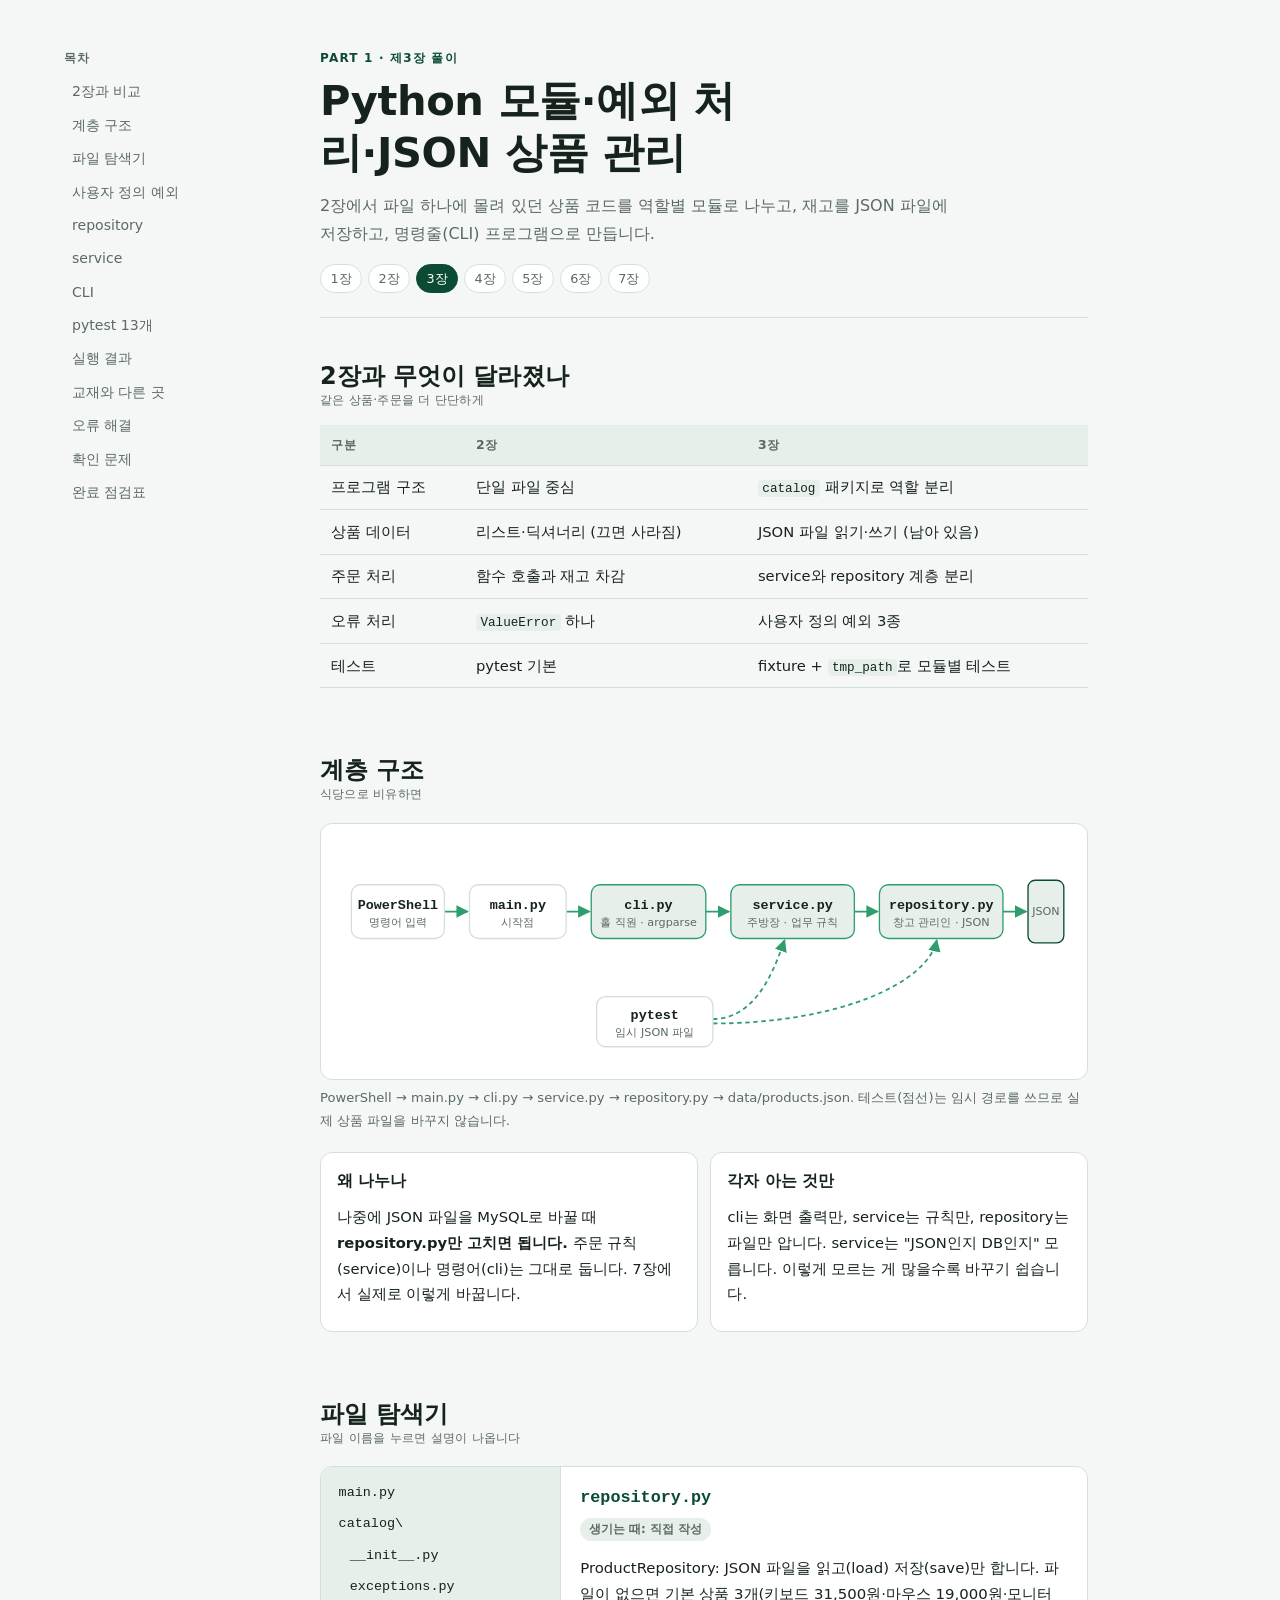
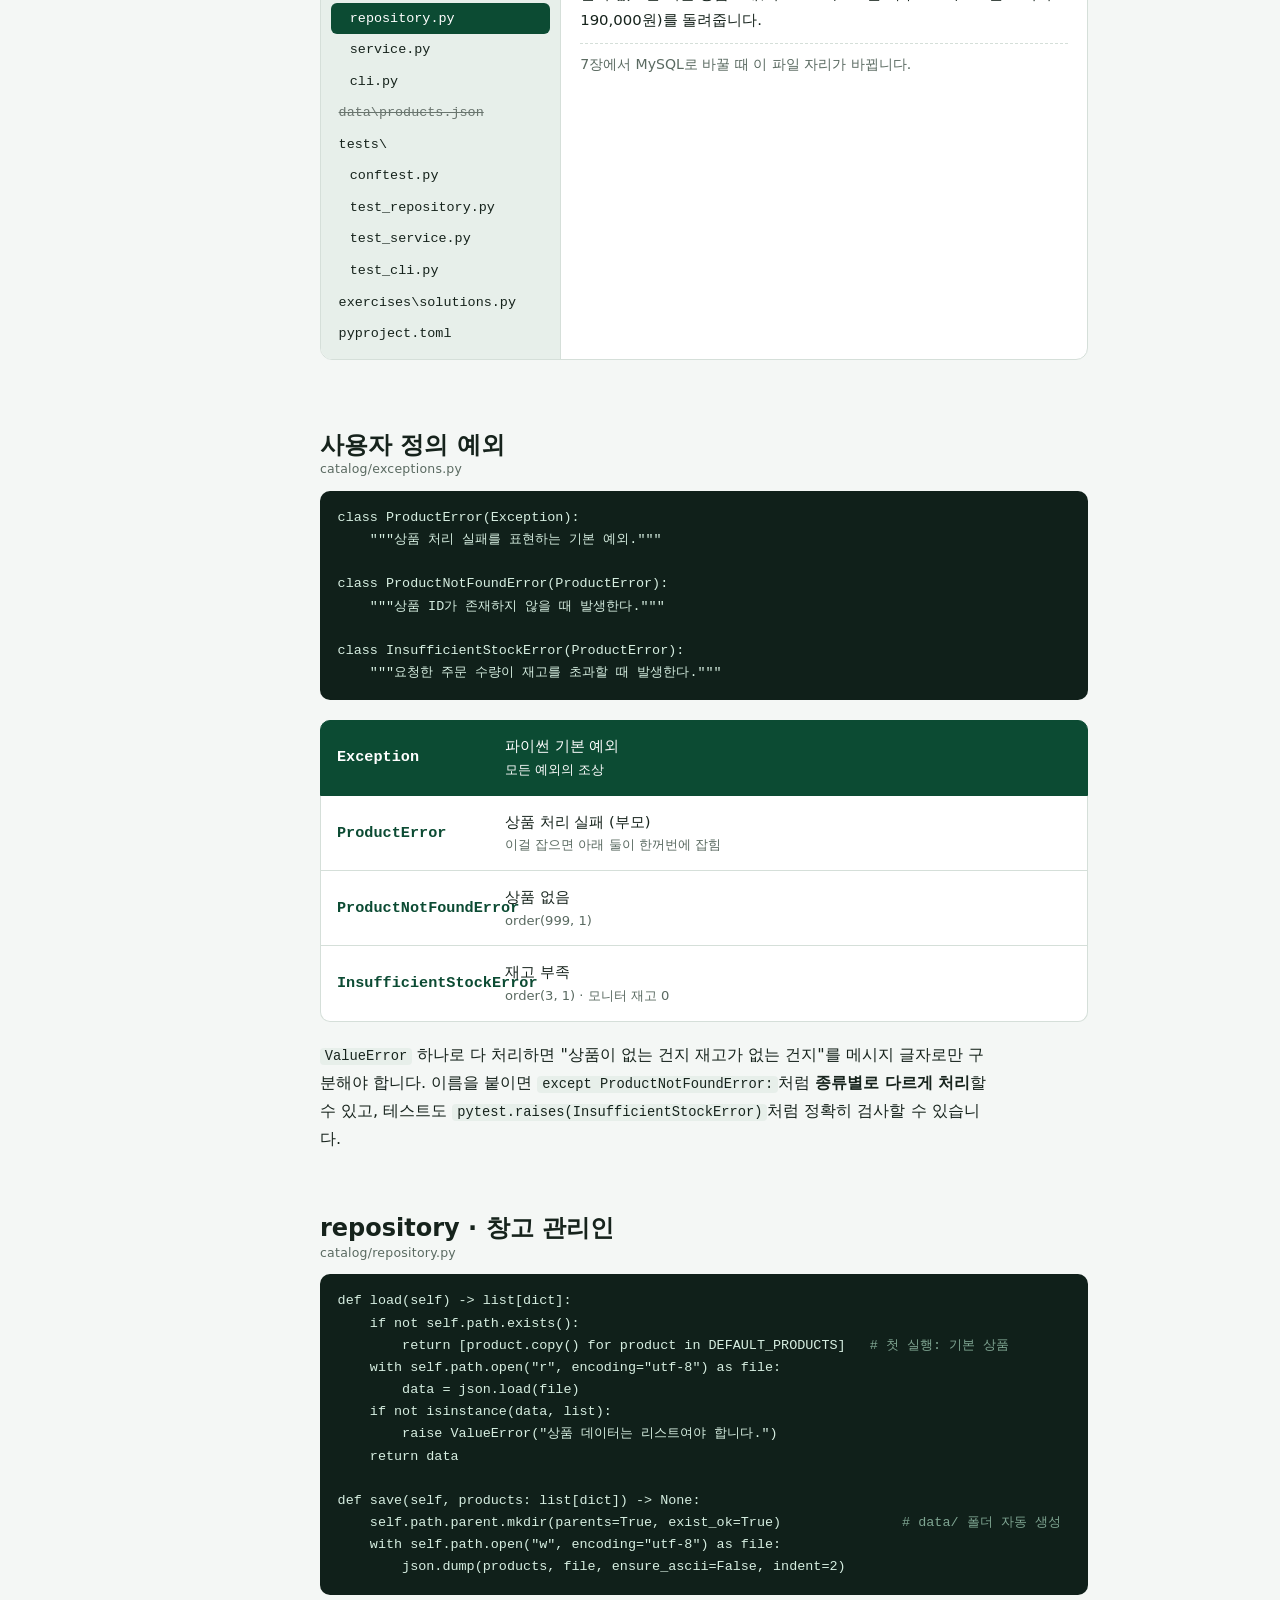
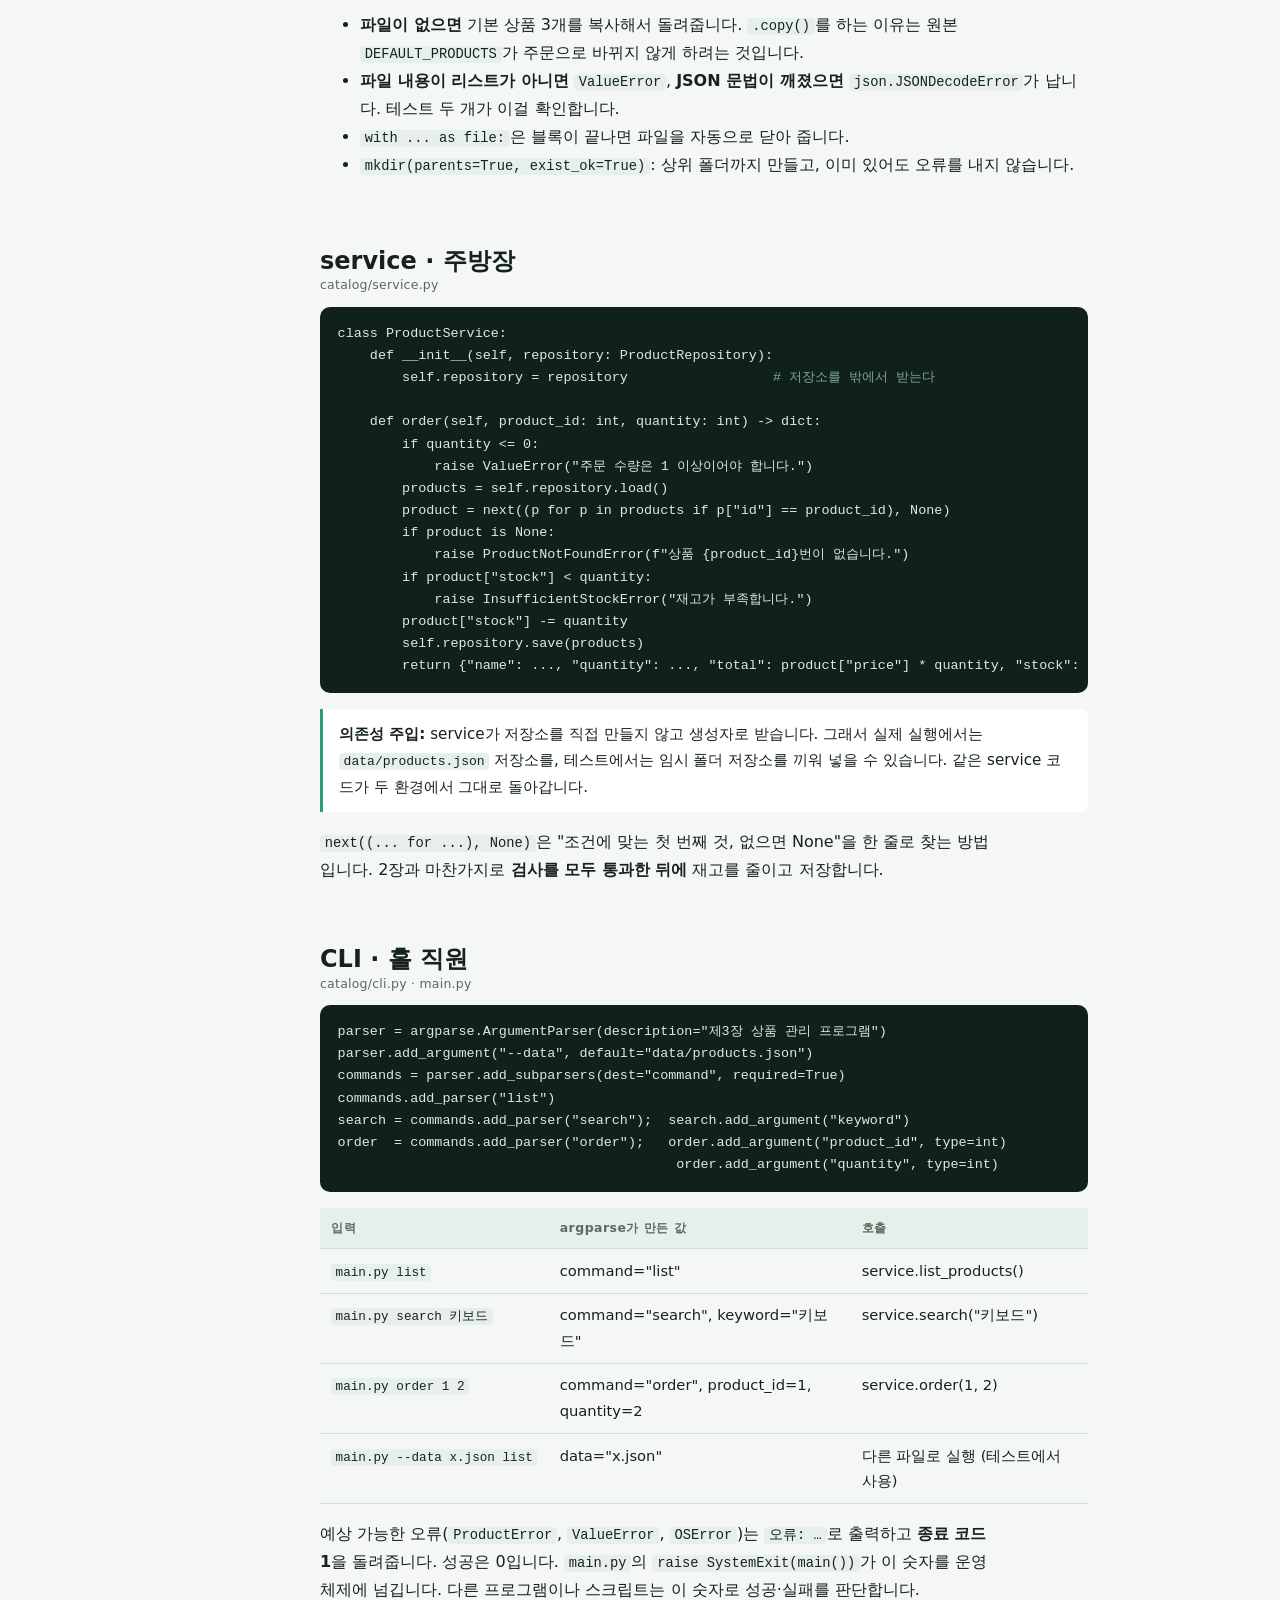
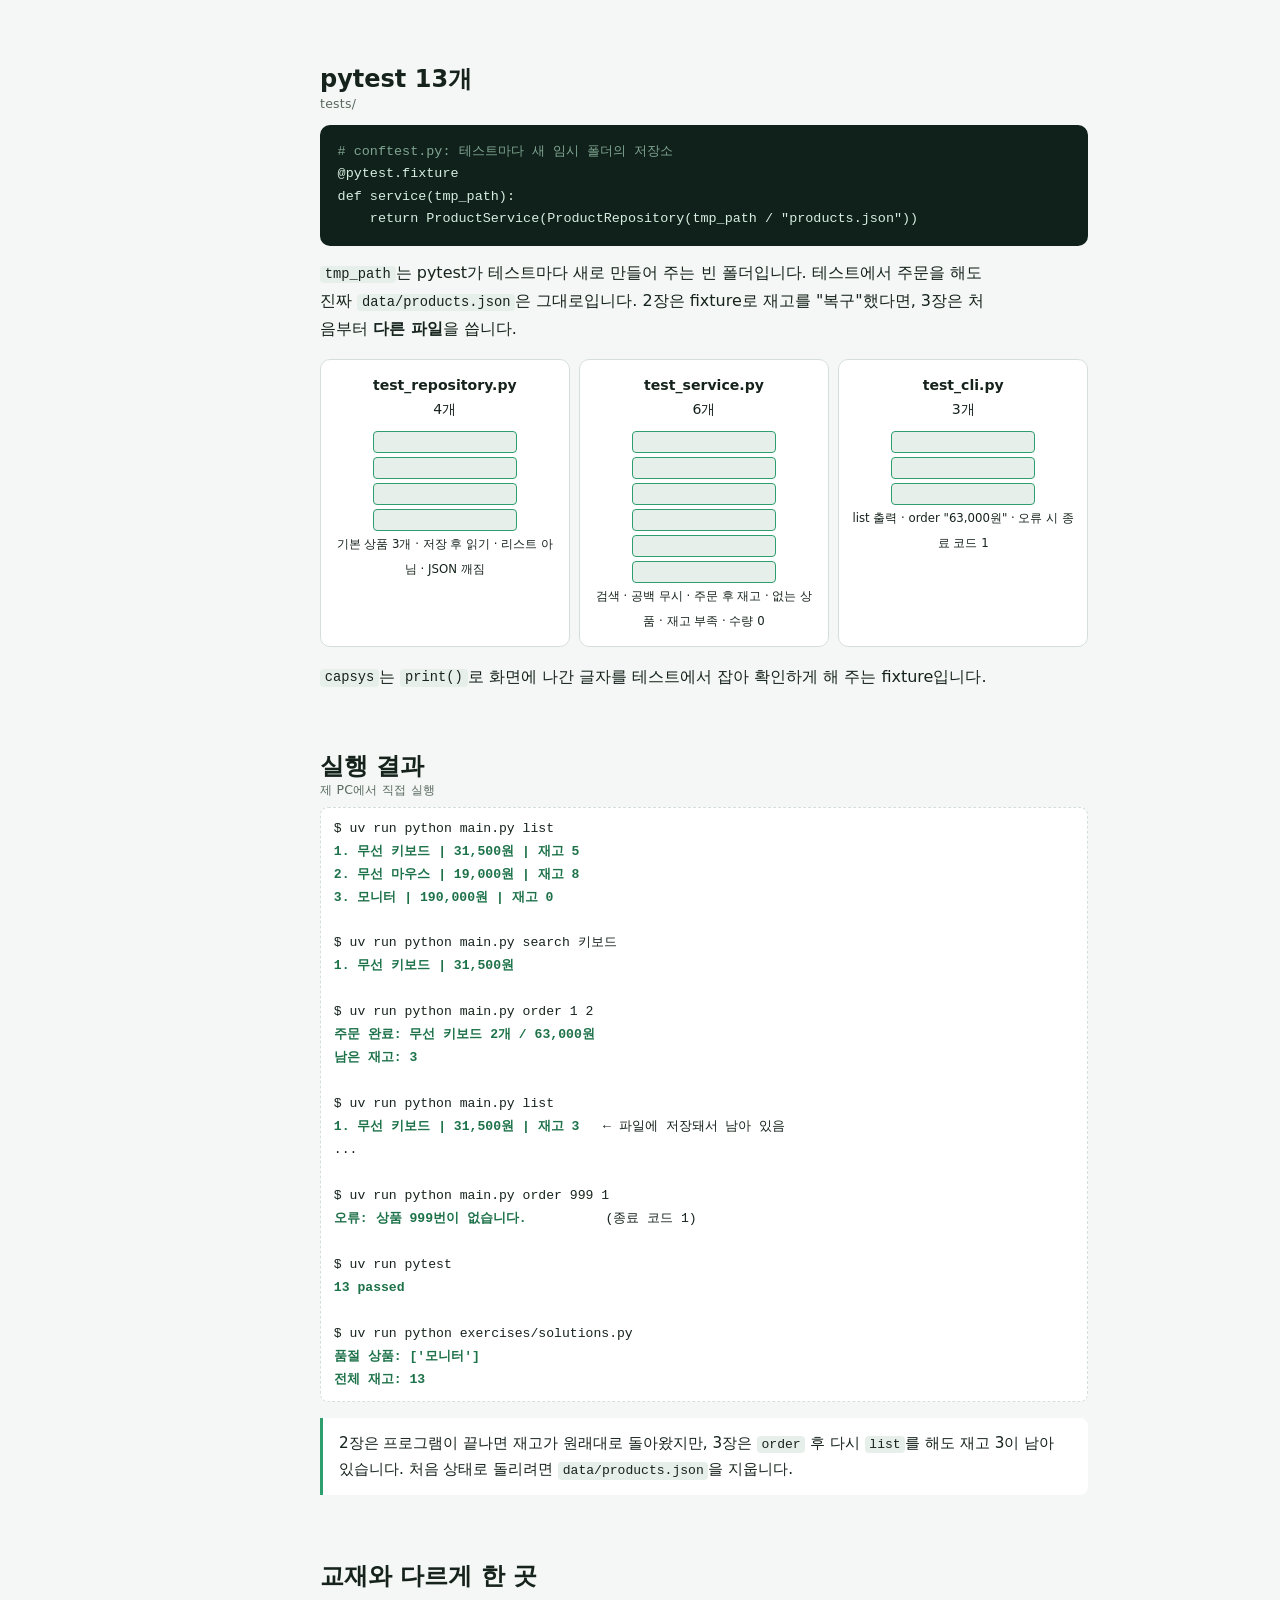
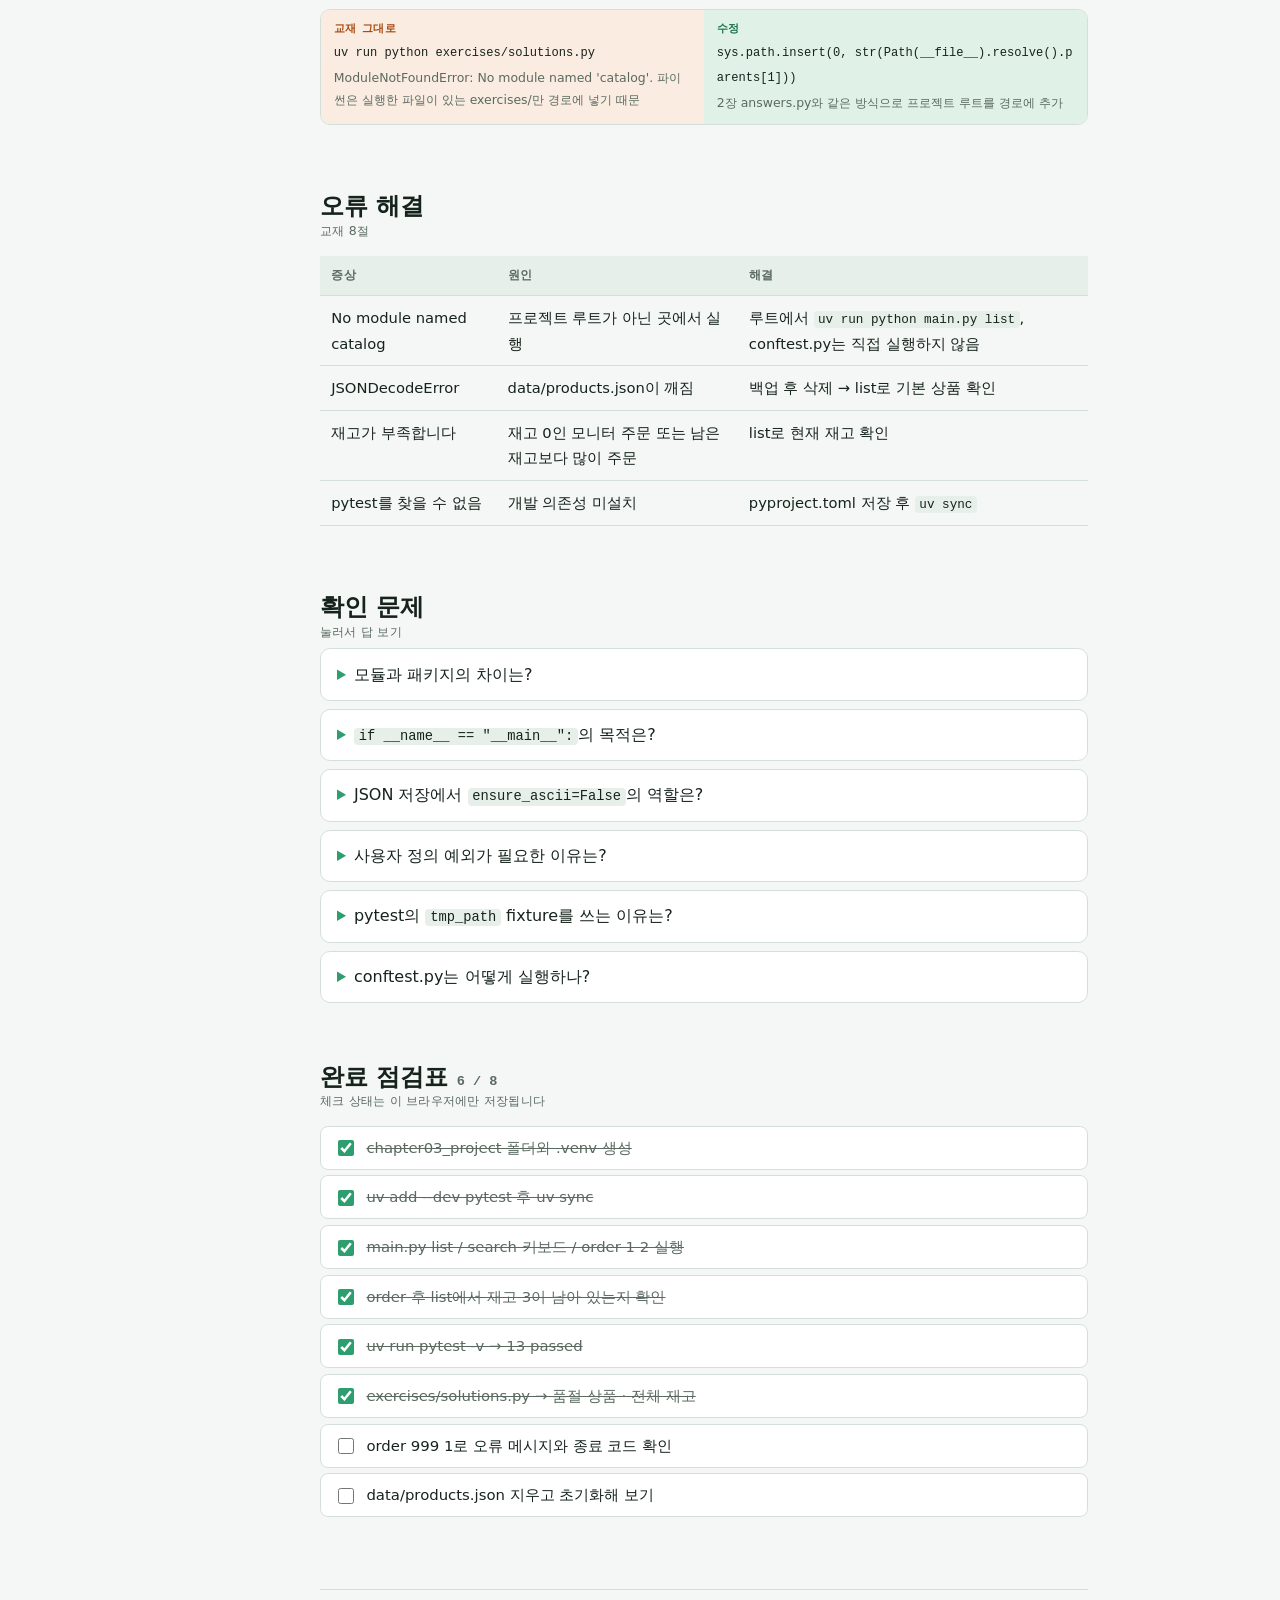
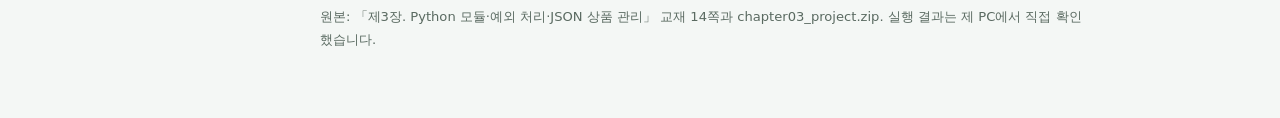
<file: notes/chapter03-풀이노트.html>
<!doctype html>
<html lang="ko">
<meta charset="utf-8">
<meta name="viewport" content="width=device-width, initial-scale=1">
<title>3장 JSON 상품 관리 풀이 노트</title>
<style>
/* 레이아웃: 왼쪽 고정 목차 + 오른쪽 본문(약 46rem). 폰 폭에서는 목차가 위로 올라감 */
:root {
  --bg: #f4f7f5; --surface: #ffffff; --tint: #e7efea; --fg: #16231c; --muted: #5a6a61; --line: #d5dfd9;
  --accent: #0c4b33; --on-accent: #ffffff; --accent-2: #2f9e6f;
  --code-bg: #10201a; --code-fg: #d6eee1; --code-dim: #7fa592;
  --warn: #a64a12; --warn-bg: #fbece1; --ok: #1d7249; --ok-bg: #e0f2e8; --next: #8a5a00; --next-bg: #fff2cf;
  --f-body: "IBM Plex Sans KR", "Malgun Gothic", "Apple SD Gothic Neo", system-ui, sans-serif;
  --f-code: "JetBrains Mono", Consolas, "D2Coding", monospace;
}
@media (prefers-color-scheme: dark) { :root:not([data-theme="light"]) {
  --bg: #0e1512; --surface: #16201b; --tint: #1b2922; --fg: #e2ebe5; --muted: #98a99f; --line: #2a3830;
  --accent: #6fd3a5; --on-accent: #0b1a13; --accent-2: #4fc08d;
  --code-bg: #08100c; --code-fg: #cfe8da; --code-dim: #6f9482;
  --warn: #f2a46c; --warn-bg: #36220f; --ok: #82d9aa; --ok-bg: #15301f; --next: #f3c654; --next-bg: #3a2e0c;
  color-scheme: dark; } }
:root[data-theme="dark"] {
  --bg: #0e1512; --surface: #16201b; --tint: #1b2922; --fg: #e2ebe5; --muted: #98a99f; --line: #2a3830;
  --accent: #6fd3a5; --on-accent: #0b1a13; --accent-2: #4fc08d;
  --code-bg: #08100c; --code-fg: #cfe8da; --code-dim: #6f9482;
  --warn: #f2a46c; --warn-bg: #36220f; --ok: #82d9aa; --ok-bg: #15301f; --next: #f3c654; --next-bg: #3a2e0c;
  color-scheme: dark; }

* { box-sizing: border-box; }
body { background: var(--bg); color: var(--fg); font-family: var(--f-body); font-size: 16px; line-height: 1.75; padding-inline: 16px; padding-block: 0 4rem; }
.wrap { max-width: 72rem; margin: 0 auto; display: grid; grid-template-columns: 13rem minmax(0, 1fr); gap: 3rem; }
nav.toc { position: sticky; top: env(safe-area-inset-top, 0px); align-self: start; padding-top: 2.5rem; font-size: .88rem; }
nav.toc p { font-size: .72rem; letter-spacing: .08em; color: var(--muted); margin: 0 0 .5rem; font-weight: 700; }
nav.toc ol { list-style: none; margin: 0; padding: 0; display: grid; gap: .15rem; counter-reset: t; }
nav.toc a { color: var(--muted); text-decoration: none; display: block; padding: .2rem .5rem; border-radius: 6px; }
nav.toc a:hover, nav.toc a:focus-visible { color: var(--accent); background: var(--tint); outline: none; }
main { min-width: 0; max-width: 48rem; }
@media (max-width: 860px) {
  .wrap { grid-template-columns: minmax(0,1fr); gap: 0; }
  nav.toc { position: static; padding-top: 1.5rem; }
  nav.toc ol { display: flex; flex-wrap: wrap; gap: .3rem; }
  nav.toc a { border: 1px solid var(--line); background: var(--surface); }
}

header.hero { padding-block: 2.5rem 1.5rem; border-bottom: 1px solid var(--line); }
.eyebrow { font-size: .75rem; letter-spacing: .1em; color: var(--accent); font-weight: 700; margin: 0; }
h1 { font-size: clamp(1.9rem, 4.5vw, 2.6rem); line-height: 1.25; margin: .4rem 0 .8rem; text-wrap: balance; letter-spacing: -.01em; }
h1 .v { font-family: var(--f-code); font-weight: 600; font-size: .62em; color: var(--accent); vertical-align: middle; }
.lede { color: var(--muted); max-width: 40rem; margin: 0; }
section { padding-block: 2.6rem 0.5rem; scroll-margin-top: 1rem; }
h2 { font-size: 1.5rem; line-height: 1.35; margin: 0 0 .3rem; text-wrap: balance; }
h2 small { display: block; font-size: .78rem; font-weight: 500; color: var(--muted); letter-spacing: .02em; }
h3 { font-size: 1.1rem; margin: 2rem 0 .4rem; }
p { margin: .6rem 0; max-width: 42rem; }
code { font-family: var(--f-code); font-size: .86em; background: var(--tint); padding: .08em .35em; border-radius: 4px; }
pre { font-family: var(--f-code); font-size: .84rem; line-height: 1.65; background: var(--code-bg); color: var(--code-fg); padding: 1rem 1.1rem; border-radius: 10px; overflow-x: auto; margin: .8rem 0; }
pre code { background: none; padding: 0; font-size: 1em; }
pre .c { color: var(--code-dim); }
pre .k { color: #8fe0b6; font-weight: 600; }
strong { font-weight: 700; }
.note { border-left: 3px solid var(--accent-2); background: var(--surface); padding: .7rem 1rem; border-radius: 0 8px 8px 0; margin: 1rem 0; font-size: .95rem; }
.note.warn { border-color: var(--warn); background: var(--warn-bg); }
.scroll { overflow-x: auto; margin: 1rem 0; }
table { border-collapse: collapse; width: 100%; font-size: .92rem; min-width: 30rem; }
th, td { text-align: left; padding: .55rem .7rem; border-bottom: 1px solid var(--line); vertical-align: top; }
th { font-size: .78rem; color: var(--muted); letter-spacing: .04em; font-weight: 700; background: var(--tint); }
td code { white-space: nowrap; }

/* 1. 도구 층 */
.layers { display: grid; gap: 0; margin: 1.2rem 0; }
.layer { border: 1px solid var(--line); background: var(--surface); padding: .8rem 1rem; display: grid; grid-template-columns: 9.5rem minmax(0,1fr); gap: 1rem; align-items: center; }
.layer + .layer { border-top: 0; }
.layer:first-child { border-radius: 10px 10px 0 0; }
.layer:last-child { border-radius: 0 0 10px 10px; }
.layer b { font-family: var(--f-code); font-size: .95rem; color: var(--accent); }
.layer span { font-size: .92rem; }
.layer em { font-style: normal; color: var(--muted); font-size: .82rem; display: block; }
.layer.top { background: var(--accent); color: var(--on-accent); border-color: var(--accent); }
.layer.top b, .layer.top em { color: var(--on-accent); }
@media (max-width: 520px) { .layer { grid-template-columns: minmax(0,1fr); gap: .2rem; } }

/* 2. 진행 지도 */
.journey { list-style: none; padding: 0; margin: 1.2rem 0; display: grid; grid-template-columns: repeat(auto-fill, minmax(12.5rem, 1fr)); gap: .6rem; counter-reset: s; }
.journey li { counter-increment: s; background: var(--surface); border: 1px solid var(--line); border-radius: 10px; padding: .7rem .85rem; font-size: .9rem; line-height: 1.5; display: grid; gap: .25rem; }
.journey li::before { content: counter(s); font-family: var(--f-code); font-size: .75rem; color: var(--muted); }
.journey li b { font-size: .95rem; }
.journey li code { font-size: .78rem; justify-self: start; }
.pill { justify-self: start; font-size: .72rem; font-weight: 700; padding: .05rem .5rem; border-radius: 99px; }
.pill.done { background: var(--ok-bg); color: var(--ok); }
.pill.next { background: var(--next-bg); color: var(--next); }
.pill.todo { background: var(--tint); color: var(--muted); }
.journey li.is-next { border: 2px solid var(--next); }

/* 다이어그램 공통 */
figure { margin: 1.2rem 0; }
figcaption { font-size: .82rem; color: var(--muted); margin-top: .4rem; }
.diagram { overflow-x: auto; background: var(--surface); border: 1px solid var(--line); border-radius: 12px; padding: 1rem; }
.diagram svg { display: block; min-width: 640px; width: 100%; height: auto; }
svg .box { fill: var(--surface); stroke: var(--line); stroke-width: 1.5; }
svg .box.hl { fill: var(--tint); stroke: var(--accent-2); }
svg .box.db { fill: var(--tint); stroke: var(--accent); }
svg .t { fill: var(--fg); font-family: var(--f-code); font-size: 15px; font-weight: 600; }
svg .s { fill: var(--muted); font-family: var(--f-body); font-size: 12.5px; }
svg .ar { stroke: var(--accent-2); stroke-width: 2; fill: none; }
svg .ar.back { stroke-dasharray: 5 4; }
svg .num { fill: var(--accent); }
svg .numt { fill: var(--on-accent); font-family: var(--f-code); font-size: 12px; font-weight: 600; }
svg .head { fill: var(--accent-2); }

/* 갈림길 */
.paths { display: grid; grid-template-columns: repeat(2, minmax(0,1fr)); gap: .8rem; margin: 1rem 0; }
.path { background: var(--surface); border: 1px solid var(--line); border-radius: 12px; padding: 1rem; font-size: .92rem; min-width: 0; }
.path h4 { margin: 0 0 .3rem; font-size: 1rem; }
.path ol { margin: .4rem 0 0; padding-left: 1.2rem; }
.path.mine { border: 2px solid var(--accent-2); }
@media (max-width: 600px) { .paths { grid-template-columns: minmax(0,1fr); } }

/* 실수 카드 */
.oops { display: grid; gap: .6rem; margin: 1rem 0; }
.oop { display: grid; grid-template-columns: minmax(0,1fr) minmax(0,1fr); border: 1px solid var(--line); border-radius: 10px; overflow: hidden; font-size: .88rem; }
.oop div { padding: .6rem .8rem; min-width: 0; }
.oop .bad { background: var(--warn-bg); }
.oop .good { background: var(--ok-bg); }
.oop code { background: none; padding: 0; word-break: break-all; }
.oop small { display: block; color: var(--muted); font-size: .78rem; margin-top: .2rem; }
.oop .lbl { font-size: .7rem; font-weight: 700; letter-spacing: .06em; display: block; }
.oop .bad .lbl { color: var(--warn); }
.oop .good .lbl { color: var(--ok); }
@media (max-width: 560px) { .oop { grid-template-columns: minmax(0,1fr); } }

/* 파일 탐색기 */
.explorer { display: grid; grid-template-columns: minmax(0, 15rem) minmax(0,1fr); border: 1px solid var(--line); border-radius: 12px; overflow: hidden; background: var(--surface); margin: 1.2rem 0; }
.tree { list-style: none; margin: 0; padding: .6rem; border-right: 1px solid var(--line); background: var(--tint); font-family: var(--f-code); font-size: .84rem; }
.tree button { all: unset; cursor: pointer; display: block; width: 100%; box-sizing: border-box; padding: .25rem .5rem; border-radius: 6px; color: var(--fg); }
.tree button:hover { background: var(--surface); }
.tree button:focus-visible { outline: 2px solid var(--accent-2); }
.tree button[aria-pressed="true"] { background: var(--accent); color: var(--on-accent); }
.tree .in { padding-left: 1.2rem; }
.tree .gone { text-decoration: line-through; opacity: .6; }
.detail { padding: 1rem 1.2rem; min-width: 0; }
.detail h4 { font-family: var(--f-code); margin: 0; font-size: 1.05rem; color: var(--accent); }
.detail .when { display: inline-block; font-size: .74rem; font-weight: 700; background: var(--tint); color: var(--muted); padding: .05rem .55rem; border-radius: 99px; margin: .35rem 0 .3rem; }
.detail p { font-size: .93rem; }
.detail .an { font-size: .88rem; color: var(--muted); border-top: 1px dashed var(--line); padding-top: .5rem; margin-top: .6rem; }
@media (max-width: 620px) { .explorer { grid-template-columns: minmax(0,1fr); } .tree { border-right: 0; border-bottom: 1px solid var(--line); } }

/* BASE_DIR 트리 */
.pathtree { font-family: var(--f-code); font-size: .88rem; background: var(--surface); border: 1px solid var(--line); border-radius: 12px; padding: 1rem 1.2rem; line-height: 2; overflow-x: auto; white-space: nowrap; }
.pathtree .tag { font-size: .74rem; font-weight: 600; padding: .05rem .5rem; border-radius: 99px; margin-left: .6rem; font-family: var(--f-body); }
.tag.a { background: var(--accent); color: var(--on-accent); }
.tag.b { background: var(--tint); color: var(--accent); border: 1px solid var(--accent-2); }
.tag.c { background: var(--next-bg); color: var(--next); }
.pathtree .dim { color: var(--muted); }

/* .env 흐름 */
.flow { display: flex; flex-wrap: wrap; align-items: center; gap: .4rem; margin: 1rem 0; font-size: .86rem; }
.flow .chip { background: var(--surface); border: 1px solid var(--line); border-radius: 8px; padding: .45rem .7rem; line-height: 1.4; }
.flow .chip b { font-family: var(--f-code); display: block; font-size: .85rem; }
.flow .chip small { color: var(--muted); }
.flow .chip.key { border-color: var(--accent-2); background: var(--tint); }
.flow .chip.lock { border-color: var(--warn); background: var(--warn-bg); }
.flow .arr { color: var(--accent-2); font-weight: 700; }

/* 미들웨어 */
.mw { display: grid; grid-template-columns: 2.4rem minmax(0,1fr) 2.4rem; gap: 0 .6rem; margin: 1.2rem 0; }
.mw .side { display: flex; flex-direction: column; align-items: center; justify-content: space-between; font-size: .75rem; font-weight: 700; color: var(--accent-2); writing-mode: vertical-rl; letter-spacing: .1em; border-radius: 99px; background: var(--tint); padding: .8rem 0; }
.mw .side.up { color: var(--accent); }
.mw ol { list-style: none; margin: 0; padding: 0; display: grid; gap: .35rem; counter-reset: m; }
.mw li { counter-increment: m; background: var(--surface); border: 1px solid var(--line); border-radius: 8px; padding: .4rem .7rem; display: grid; grid-template-columns: 1.4rem minmax(0, 13.5rem) minmax(0,1fr); gap: .5rem; font-size: .84rem; align-items: baseline; }
.mw li::before { content: counter(m); font-family: var(--f-code); color: var(--muted); font-size: .75rem; }
.mw li b { font-family: var(--f-code); font-size: .8rem; font-weight: 600; overflow-wrap: anywhere; }
.mw li span { color: var(--muted); }
.mw li.view { background: var(--accent); color: var(--on-accent); border-color: var(--accent); }
.mw li.view::before { content: ""; }
.mw li.view span { color: var(--on-accent); }
@media (max-width: 560px) { .mw li { grid-template-columns: 1.2rem minmax(0,1fr); } .mw li span { grid-column: 2; } }

/* 앱 순서 */
.seq { display: flex; flex-wrap: wrap; gap: .35rem; align-items: center; margin: .6rem 0 1rem; font-size: .84rem; }
.seq span { background: var(--surface); border: 1px solid var(--line); padding: .3rem .6rem; border-radius: 6px; }
.seq i { font-style: normal; color: var(--accent-2); }
.seq .lead { background: none; border: 0; font-weight: 700; padding-left: 0; }

/* 퀴즈, 체크리스트 */
details { background: var(--surface); border: 1px solid var(--line); border-radius: 10px; padding: .7rem 1rem; margin: .5rem 0; }
details summary { cursor: pointer; font-weight: 500; }
details summary::marker { color: var(--accent-2); }
details[open] summary { margin-bottom: .4rem; color: var(--accent); }
details p { font-size: .93rem; margin: .3rem 0; }
.checks { list-style: none; padding: 0; margin: 1rem 0; display: grid; gap: .35rem; }
.checks label { display: flex; gap: .6rem; align-items: flex-start; background: var(--surface); border: 1px solid var(--line); border-radius: 8px; padding: .5rem .8rem; cursor: pointer; font-size: .93rem; }
.checks input { accent-color: var(--accent-2); margin-top: .35rem; width: 1rem; height: 1rem; flex: none; }
.checks input:checked + span { color: var(--muted); text-decoration: line-through; }
.checks input:focus-visible { outline: 2px solid var(--accent-2); outline-offset: 2px; }
.count { font-family: var(--f-code); font-size: .85rem; color: var(--muted); }
footer { margin-top: 3rem; font-size: .82rem; color: var(--muted); border-top: 1px solid var(--line); padding-top: 1rem; }
@media (prefers-reduced-motion: no-preference) { html { scroll-behavior: smooth; } }
/* 2~5장 공통 추가 */
.chapnav { display: flex; flex-wrap: wrap; gap: .35rem; margin-top: 1rem; font-size: .8rem; }
.chapnav a { color: var(--muted); text-decoration: none; border: 1px solid var(--line); background: var(--surface); padding: .15rem .6rem; border-radius: 99px; }
.chapnav a[aria-current="page"] { background: var(--accent); color: var(--on-accent); border-color: var(--accent); }
.chapnav a:hover, .chapnav a:focus-visible { border-color: var(--accent-2); outline: none; }
.out { font-family: var(--f-code); font-size: .82rem; background: var(--surface); border: 1px dashed var(--line); border-radius: 8px; padding: .6rem .8rem; white-space: pre-wrap; margin: .5rem 0; }
.out b { color: var(--ok); font-weight: 600; }
.grid2 { display: grid; grid-template-columns: repeat(2, minmax(0, 1fr)); gap: .8rem; margin: 1rem 0; }
.grid2 > div { background: var(--surface); border: 1px solid var(--line); border-radius: 12px; padding: .9rem 1rem; min-width: 0; font-size: .92rem; }
.grid2 h4 { margin: 0 0 .3rem; font-size: .98rem; }
.grid2 pre { margin: .5rem 0 0; }
@media (max-width: 600px) { .grid2 { grid-template-columns: minmax(0, 1fr); } }
.cols3 { display: grid; grid-template-columns: repeat(3, minmax(0, 1fr)); gap: .6rem; margin: 1rem 0; }
.cols3 > div { background: var(--surface); border: 1px solid var(--line); border-radius: 10px; padding: .8rem; text-align: center; font-size: .88rem; }
.cols3 .bar { display: grid; gap: 4px; margin: .6rem auto 0; max-width: 9rem; }
.cols3 .bar i { display: block; height: 22px; border-radius: 4px; background: var(--tint); border: 1px solid var(--accent-2); }
@media (max-width: 520px) { .cols3 { grid-template-columns: minmax(0, 1fr); } }

</style>
<div class="wrap">
<nav class="toc" aria-label="목차">
  <p>목차</p>
  <ol>
    <li><a href="#compare">2장과 비교</a></li>
    <li><a href="#layers">계층 구조</a></li>
    <li><a href="#files">파일 탐색기</a></li>
    <li><a href="#exc">사용자 정의 예외</a></li>
    <li><a href="#repo">repository</a></li>
    <li><a href="#service">service</a></li>
    <li><a href="#cli">CLI</a></li>
    <li><a href="#test">pytest 13개</a></li>
    <li><a href="#run">실행 결과</a></li>
    <li><a href="#diff">교재와 다른 곳</a></li>
    <li><a href="#trouble">오류 해결</a></li>
    <li><a href="#quiz">확인 문제</a></li>
    <li><a href="#check">완료 점검표</a></li>
  </ol>
</nav>

<main>
<header class="hero">
  <p class="eyebrow">PART 1 · 제3장 풀이</p>
  <h1>Python 모듈·예외 처리·JSON 상품 관리</h1>
  <p class="lede">2장에서 파일 하나에 몰려 있던 상품 코드를 역할별 모듈로 나누고, 재고를 JSON 파일에 저장하고, 명령줄(CLI) 프로그램으로 만듭니다.</p>
  <div class="chapnav"><a href="chapter01-풀이노트.html">1장</a><a href="chapter02-풀이노트.html">2장</a><a href="chapter03-풀이노트.html" aria-current="page">3장</a><a href="chapter04-풀이노트.html">4장</a><a href="chapter05-풀이노트.html">5장</a><a href="chapter06-풀이노트.html">6장</a><a href="chapter07-풀이노트.html">7장</a></div>
</header>

<section id="compare">
  <h2>2장과 무엇이 달라졌나<small>같은 상품·주문을 더 단단하게</small></h2>
  <div class="scroll"><table>
    <thead><tr><th>구분</th><th>2장</th><th>3장</th></tr></thead>
    <tbody>
      <tr><td>프로그램 구조</td><td>단일 파일 중심</td><td><code>catalog</code> 패키지로 역할 분리</td></tr>
      <tr><td>상품 데이터</td><td>리스트·딕셔너리 (끄면 사라짐)</td><td>JSON 파일 읽기·쓰기 (남아 있음)</td></tr>
      <tr><td>주문 처리</td><td>함수 호출과 재고 차감</td><td>service와 repository 계층 분리</td></tr>
      <tr><td>오류 처리</td><td><code>ValueError</code> 하나</td><td>사용자 정의 예외 3종</td></tr>
      <tr><td>테스트</td><td>pytest 기본</td><td>fixture + <code>tmp_path</code>로 모듈별 테스트</td></tr>
    </tbody>
  </table></div>
</section>

<section id="layers">
  <h2>계층 구조<small>식당으로 비유하면</small></h2>
  <figure>
    <div class="diagram">
      <svg viewBox="0 0 820 250" role="img" aria-label="PowerShell 명령이 main.py, cli.py, service.py, repository.py를 거쳐 JSON 파일에 저장되고 pytest는 임시 JSON으로 service와 repository를 검사한다">
        <defs><marker id="ah" viewBox="0 0 10 10" refX="9" refY="5" markerWidth="7" markerHeight="7" orient="auto"><path class="head" d="M0,0 L10,5 L0,10 z"/></marker></defs>
        <path class="ar" d="M120 80 L 146 80" marker-end="url(#ah)"/>
        <path class="ar" d="M256 80 L 282 80" marker-end="url(#ah)"/>
        <path class="ar" d="M412 80 L 438 80" marker-end="url(#ah)"/>
        <path class="ar" d="M578 80 L 604 80" marker-end="url(#ah)"/>
        <path class="ar" d="M744 80 L 770 80" marker-end="url(#ah)"/>
        <path class="ar back" d="M420 200 C 470 200, 490 140, 500 112" marker-end="url(#ah)"/>
        <path class="ar back" d="M420 205 C 560 205, 660 160, 670 112" marker-end="url(#ah)"/>
        <rect class="box" x="16" y="50" width="104" height="60" rx="10"/>
        <text class="t" x="68" y="77" text-anchor="middle">PowerShell</text>
        <text class="s" x="68" y="96" text-anchor="middle">명령어 입력</text>
        <rect class="box" x="148" y="50" width="108" height="60" rx="10"/>
        <text class="t" x="202" y="77" text-anchor="middle">main.py</text>
        <text class="s" x="202" y="96" text-anchor="middle">시작점</text>
        <rect class="box hl" x="284" y="50" width="128" height="60" rx="10"/>
        <text class="t" x="348" y="77" text-anchor="middle">cli.py</text>
        <text class="s" x="348" y="96" text-anchor="middle">홀 직원 · argparse</text>
        <rect class="box hl" x="440" y="50" width="138" height="60" rx="10"/>
        <text class="t" x="509" y="77" text-anchor="middle">service.py</text>
        <text class="s" x="509" y="96" text-anchor="middle">주방장 · 업무 규칙</text>
        <rect class="box hl" x="606" y="50" width="138" height="60" rx="10"/>
        <text class="t" x="675" y="77" text-anchor="middle">repository.py</text>
        <text class="s" x="675" y="96" text-anchor="middle">창고 관리인 · JSON</text>
        <rect class="box db" x="772" y="45" width="40" height="70" rx="8"/>
        <text class="s" x="792" y="84" text-anchor="middle">JSON</text>
        <rect class="box" x="290" y="175" width="130" height="56" rx="10"/>
        <text class="t" x="355" y="200" text-anchor="middle">pytest</text>
        <text class="s" x="355" y="219" text-anchor="middle">임시 JSON 파일</text>
      </svg>
    </div>
    <figcaption>PowerShell → main.py → cli.py → service.py → repository.py → data/products.json. 테스트(점선)는 임시 경로를 쓰므로 실제 상품 파일을 바꾸지 않습니다.</figcaption>
  </figure>
  <div class="grid2">
    <div><h4>왜 나누나</h4><p>나중에 JSON 파일을 MySQL로 바꿀 때 <strong>repository.py만 고치면 됩니다.</strong> 주문 규칙(service)이나 명령어(cli)는 그대로 둡니다. 7장에서 실제로 이렇게 바꿉니다.</p></div>
    <div><h4>각자 아는 것만</h4><p>cli는 화면 출력만, service는 규칙만, repository는 파일만 압니다. service는 "JSON인지 DB인지" 모릅니다. 이렇게 모르는 게 많을수록 바꾸기 쉽습니다.</p></div>
  </div>
</section>

<section id="files">
  <h2>파일 탐색기<small>파일 이름을 누르면 설명이 나옵니다</small></h2>
  <div class="explorer">
    <ul class="tree" id="tree"></ul>
    <div class="detail" id="detail" aria-live="polite"></div>
  </div>
</section>

<section id="exc">
  <h2>사용자 정의 예외<small>catalog/exceptions.py</small></h2>
<pre><code>class ProductError(Exception):
    """상품 처리 실패를 표현하는 기본 예외."""

class ProductNotFoundError(ProductError):
    """상품 ID가 존재하지 않을 때 발생한다."""

class InsufficientStockError(ProductError):
    """요청한 주문 수량이 재고를 초과할 때 발생한다."""</code></pre>
  <div class="layers">
    <div class="layer top"><b>Exception</b><span>파이썬 기본 예외<em>모든 예외의 조상</em></span></div>
    <div class="layer"><b>ProductError</b><span>상품 처리 실패 (부모)<em>이걸 잡으면 아래 둘이 한꺼번에 잡힘</em></span></div>
    <div class="layer"><b>ProductNotFoundError</b><span>상품 없음<em>order(999, 1)</em></span></div>
    <div class="layer"><b>InsufficientStockError</b><span>재고 부족<em>order(3, 1) · 모니터 재고 0</em></span></div>
  </div>
  <p><code>ValueError</code> 하나로 다 처리하면 "상품이 없는 건지 재고가 없는 건지"를 메시지 글자로만 구분해야 합니다. 이름을 붙이면 <code>except ProductNotFoundError:</code>처럼 <strong>종류별로 다르게 처리</strong>할 수 있고, 테스트도 <code>pytest.raises(InsufficientStockError)</code>처럼 정확히 검사할 수 있습니다.</p>
</section>

<section id="repo">
  <h2>repository · 창고 관리인<small>catalog/repository.py</small></h2>
<pre><code>def load(self) -&gt; list[dict]:
    if not self.path.exists():
        return [product.copy() for product in DEFAULT_PRODUCTS]   <span class="c"># 첫 실행: 기본 상품</span>
    with self.path.open("r", encoding="utf-8") as file:
        data = json.load(file)
    if not isinstance(data, list):
        raise ValueError("상품 데이터는 리스트여야 합니다.")
    return data

def save(self, products: list[dict]) -&gt; None:
    self.path.parent.mkdir(parents=True, exist_ok=True)               <span class="c"># data/ 폴더 자동 생성</span>
    with self.path.open("w", encoding="utf-8") as file:
        json.dump(products, file, ensure_ascii=False, indent=2)</code></pre>
  <ul>
    <li><strong>파일이 없으면</strong> 기본 상품 3개를 복사해서 돌려줍니다. <code>.copy()</code>를 하는 이유는 원본 <code>DEFAULT_PRODUCTS</code>가 주문으로 바뀌지 않게 하려는 것입니다.</li>
    <li><strong>파일 내용이 리스트가 아니면</strong> <code>ValueError</code>, <strong>JSON 문법이 깨졌으면</strong> <code>json.JSONDecodeError</code>가 납니다. 테스트 두 개가 이걸 확인합니다.</li>
    <li><code>with ... as file:</code>은 블록이 끝나면 파일을 자동으로 닫아 줍니다.</li>
    <li><code>mkdir(parents=True, exist_ok=True)</code>: 상위 폴더까지 만들고, 이미 있어도 오류를 내지 않습니다.</li>
  </ul>
</section>

<section id="service">
  <h2>service · 주방장<small>catalog/service.py</small></h2>
<pre><code>class ProductService:
    def __init__(self, repository: ProductRepository):
        self.repository = repository                  <span class="c"># 저장소를 밖에서 받는다</span>

    def order(self, product_id: int, quantity: int) -&gt; dict:
        if quantity &lt;= 0:
            raise ValueError("주문 수량은 1 이상이어야 합니다.")
        products = self.repository.load()
        product = next((p for p in products if p["id"] == product_id), None)
        if product is None:
            raise ProductNotFoundError(f"상품 {product_id}번이 없습니다.")
        if product["stock"] &lt; quantity:
            raise InsufficientStockError("재고가 부족합니다.")
        product["stock"] -= quantity
        self.repository.save(products)
        return {"name": ..., "quantity": ..., "total": product["price"] * quantity, "stock": ...}</code></pre>
  <div class="note"><strong>의존성 주입:</strong> service가 저장소를 직접 만들지 않고 생성자로 받습니다. 그래서 실제 실행에서는 <code>data/products.json</code> 저장소를, 테스트에서는 임시 폴더 저장소를 끼워 넣을 수 있습니다. 같은 service 코드가 두 환경에서 그대로 돌아갑니다.</div>
  <p><code>next((... for ...), None)</code>은 "조건에 맞는 첫 번째 것, 없으면 None"을 한 줄로 찾는 방법입니다. 2장과 마찬가지로 <strong>검사를 모두 통과한 뒤에</strong> 재고를 줄이고 저장합니다.</p>
</section>

<section id="cli">
  <h2>CLI · 홀 직원<small>catalog/cli.py · main.py</small></h2>
<pre><code>parser = argparse.ArgumentParser(description="제3장 상품 관리 프로그램")
parser.add_argument("--data", default="data/products.json")
commands = parser.add_subparsers(dest="command", required=True)
commands.add_parser("list")
search = commands.add_parser("search");  search.add_argument("keyword")
order  = commands.add_parser("order");   order.add_argument("product_id", type=int)
                                          order.add_argument("quantity", type=int)</code></pre>
  <div class="scroll"><table>
    <thead><tr><th>입력</th><th>argparse가 만든 값</th><th>호출</th></tr></thead>
    <tbody>
      <tr><td><code>main.py list</code></td><td>command="list"</td><td>service.list_products()</td></tr>
      <tr><td><code>main.py search 키보드</code></td><td>command="search", keyword="키보드"</td><td>service.search("키보드")</td></tr>
      <tr><td><code>main.py order 1 2</code></td><td>command="order", product_id=1, quantity=2</td><td>service.order(1, 2)</td></tr>
      <tr><td><code>main.py --data x.json list</code></td><td>data="x.json"</td><td>다른 파일로 실행 (테스트에서 사용)</td></tr>
    </tbody>
  </table></div>
  <p>예상 가능한 오류(<code>ProductError</code>, <code>ValueError</code>, <code>OSError</code>)는 <code>오류: …</code>로 출력하고 <strong>종료 코드 1</strong>을 돌려줍니다. 성공은 0입니다. <code>main.py</code>의 <code>raise SystemExit(main())</code>가 이 숫자를 운영체제에 넘깁니다. 다른 프로그램이나 스크립트는 이 숫자로 성공·실패를 판단합니다.</p>
</section>

<section id="test">
  <h2>pytest 13개<small>tests/</small></h2>
<pre><code><span class="c"># conftest.py: 테스트마다 새 임시 폴더의 저장소</span>
@pytest.fixture
def service(tmp_path):
    return ProductService(ProductRepository(tmp_path / "products.json"))</code></pre>
  <p><code>tmp_path</code>는 pytest가 테스트마다 새로 만들어 주는 빈 폴더입니다. 테스트에서 주문을 해도 진짜 <code>data/products.json</code>은 그대로입니다. 2장은 fixture로 재고를 "복구"했다면, 3장은 처음부터 <strong>다른 파일</strong>을 씁니다.</p>
  <div class="cols3">
    <div><b>test_repository.py</b><br>4개<div class="bar"><i></i><i></i><i></i><i></i></div><small>기본 상품 3개 · 저장 후 읽기 · 리스트 아님 · JSON 깨짐</small></div>
    <div><b>test_service.py</b><br>6개<div class="bar"><i></i><i></i><i></i><i></i><i></i><i></i></div><small>검색 · 공백 무시 · 주문 후 재고 · 없는 상품 · 재고 부족 · 수량 0</small></div>
    <div><b>test_cli.py</b><br>3개<div class="bar"><i></i><i></i><i></i></div><small>list 출력 · order "63,000원" · 오류 시 종료 코드 1</small></div>
  </div>
  <p><code>capsys</code>는 <code>print()</code>로 화면에 나간 글자를 테스트에서 잡아 확인하게 해 주는 fixture입니다.</p>
</section>

<section id="run">
  <h2>실행 결과<small>제 PC에서 직접 실행</small></h2>
<div class="out">$ uv run python main.py list
<b>1. 무선 키보드 | 31,500원 | 재고 5
2. 무선 마우스 | 19,000원 | 재고 8
3. 모니터 | 190,000원 | 재고 0</b>

$ uv run python main.py search 키보드
<b>1. 무선 키보드 | 31,500원</b>

$ uv run python main.py order 1 2
<b>주문 완료: 무선 키보드 2개 / 63,000원
남은 재고: 3</b>

$ uv run python main.py list
<b>1. 무선 키보드 | 31,500원 | 재고 3</b>   ← 파일에 저장돼서 남아 있음
...

$ uv run python main.py order 999 1
<b>오류: 상품 999번이 없습니다.</b>          (종료 코드 1)

$ uv run pytest
<b>13 passed</b>

$ uv run python exercises/solutions.py
<b>품절 상품: ['모니터']
전체 재고: 13</b></div>
  <div class="note">2장은 프로그램이 끝나면 재고가 원래대로 돌아왔지만, 3장은 <code>order</code> 후 다시 <code>list</code>를 해도 재고 3이 남아 있습니다. 처음 상태로 돌리려면 <code>data/products.json</code>을 지웁니다.</div>
</section>

<section id="diff">
  <h2>교재와 다르게 한 곳</h2>
  <div class="oops">
    <div class="oop"><div class="bad"><span class="lbl">교재 그대로</span><code>uv run python exercises/solutions.py</code><small>ModuleNotFoundError: No module named 'catalog'. 파이썬은 실행한 파일이 있는 exercises/만 경로에 넣기 때문</small></div><div class="good"><span class="lbl">수정</span><code>sys.path.insert(0, str(Path(__file__).resolve().parents[1]))</code><small>2장 answers.py와 같은 방식으로 프로젝트 루트를 경로에 추가</small></div></div>
  </div>
</section>

<section id="trouble">
  <h2>오류 해결<small>교재 8절</small></h2>
  <div class="scroll"><table>
    <thead><tr><th>증상</th><th>원인</th><th>해결</th></tr></thead>
    <tbody>
      <tr><td>No module named catalog</td><td>프로젝트 루트가 아닌 곳에서 실행</td><td>루트에서 <code>uv run python main.py list</code>, conftest.py는 직접 실행하지 않음</td></tr>
      <tr><td>JSONDecodeError</td><td>data/products.json이 깨짐</td><td>백업 후 삭제 → list로 기본 상품 확인</td></tr>
      <tr><td>재고가 부족합니다</td><td>재고 0인 모니터 주문 또는 남은 재고보다 많이 주문</td><td>list로 현재 재고 확인</td></tr>
      <tr><td>pytest를 찾을 수 없음</td><td>개발 의존성 미설치</td><td>pyproject.toml 저장 후 <code>uv sync</code></td></tr>
    </tbody>
  </table></div>
</section>

<section id="quiz">
  <h2>확인 문제<small>눌러서 답 보기</small></h2>
  <details><summary>모듈과 패키지의 차이는?</summary><p>모듈은 .py 파일 하나, 패키지는 관련 모듈을 묶은 폴더 구조입니다.</p></details>
  <details><summary><code>if __name__ == "__main__":</code>의 목적은?</summary><p>직접 실행할 때만 진입점 코드를 실행하고, import할 때는 실행되지 않게 합니다.</p></details>
  <details><summary>JSON 저장에서 <code>ensure_ascii=False</code>의 역할은?</summary><p>한글을 유니코드 이스케이프가 아닌 읽기 쉬운 문자로 기록합니다.</p></details>
  <details><summary>사용자 정의 예외가 필요한 이유는?</summary><p>상품 없음·재고 부족 같은 업무 실패를 명확하게 구분해 처리하기 위해서입니다.</p></details>
  <details><summary>pytest의 <code>tmp_path</code> fixture를 쓰는 이유는?</summary><p>테스트별 임시 파일을 써서 실제 data/products.json을 바꾸지 않기 위해서입니다.</p></details>
  <details><summary>conftest.py는 어떻게 실행하나?</summary><p>직접 실행하지 않습니다. <code>uv run pytest -v</code>를 하면 pytest가 자동으로 불러옵니다.</p></details>
</section>

<section id="check">
  <h2>완료 점검표 <span class="count" id="count"></span><small>체크 상태는 이 브라우저에만 저장됩니다</small></h2>
  <ul class="checks" id="checks"></ul>
</section>

<footer>원본: 「제3장. Python 모듈·예외 처리·JSON 상품 관리」 교재 14쪽과 chapter03_project.zip. 실행 결과는 제 PC에서 직접 확인했습니다.</footer>
</main>
</div>
<script>
window.PAGE = {
  key: "ch3-checks", start: 4, done: [0, 1, 2, 3, 4, 5],
  files: [
    { n: "main.py", when: "직접 작성", d: "프로그램 시작점입니다. catalog.cli의 main()을 부르고, 그 반환값(0 또는 1)을 raise SystemExit으로 종료 코드로 넘깁니다." },
    { n: "catalog\\", when: "직접 작성", d: "상품 관리 패키지 폴더입니다. 기능별로 파일 네 개로 나뉩니다." },
    { n: "__init__.py", indent: true, when: "직접 작성", d: "\"상품 관리 패키지.\" 한 줄짜리 설명만 있습니다. 이 파일이 있어서 from catalog.service import ... 처럼 불러올 수 있습니다." },
    { n: "exceptions.py", indent: true, when: "직접 작성", d: "ProductError(부모), ProductNotFoundError(상품 없음), InsufficientStockError(재고 부족) 세 예외 클래스입니다." },
    { n: "repository.py", indent: true, when: "직접 작성", d: "ProductRepository: JSON 파일을 읽고(load) 저장(save)만 합니다. 파일이 없으면 기본 상품 3개(키보드 31,500원·마우스 19,000원·모니터 190,000원)를 돌려줍니다.", a: "7장에서 MySQL로 바꿀 때 이 파일 자리가 바뀝니다." },
    { n: "service.py", indent: true, when: "직접 작성", d: "ProductService: 목록·검색·주문 규칙입니다. 저장소를 생성자로 받아서(의존성 주입) 실제 파일이든 임시 파일이든 똑같이 동작합니다." },
    { n: "cli.py", indent: true, when: "직접 작성", d: "argparse로 list / search / order 명령과 --data 옵션을 만들고, 결과를 보기 좋게 출력합니다. 예상 가능한 오류는 '오류: …' 출력 후 1을 반환합니다." },
    { n: "data\\products.json", when: "order 실행 후", gone: true, d: "주문으로 바뀐 재고가 저장되는 파일입니다. 실행 중에 생기므로 Git에 올리지 않고, 지우면 기본 상품으로 돌아갑니다." },
    { n: "tests\\", when: "직접 작성", d: "pytest 폴더입니다. 13개 테스트가 있습니다." },
    { n: "conftest.py", indent: true, when: "직접 작성", d: "service fixture: tmp_path 임시 폴더의 products.json으로 ProductService를 만들어 줍니다. 직접 실행하지 않습니다." },
    { n: "test_repository.py", indent: true, when: "직접 작성", d: "기본 상품 3개, 저장 후 다시 읽기, 리스트가 아닌 JSON, 문법이 깨진 JSON — 4개." },
    { n: "test_service.py", indent: true, when: "직접 작성", d: "검색, 공백 섞인 검색, 주문 후 재고 3, 없는 상품, 재고 부족, 수량 0 — 6개." },
    { n: "test_cli.py", indent: true, when: "직접 작성", d: "list 출력에 '무선 키보드', order 출력에 '63,000원', 없는 상품 주문 시 종료 코드 1 — 3개. capsys로 화면 출력을 잡아 확인합니다." },
    { n: "exercises\\solutions.py", when: "직접 작성", d: "과제 풀이: out_of_stock()은 재고 0인 상품, total_stock()은 전체 재고 합계를 구합니다.", a: "교재 명령으로 실행하면 catalog를 못 찾아서 sys.path에 프로젝트 루트를 추가했습니다." },
    { n: "pyproject.toml", when: "직접 작성 + uv add --dev", d: "chapter03-project. pytest 개발 의존성과 pythonpath=[\".\"]가 있어서 tests/에서 catalog를 찾을 수 있습니다." }
  ],
  checks: [
    "chapter03_project 폴더와 .venv 생성",
    "uv add --dev pytest 후 uv sync",
    "main.py list / search 키보드 / order 1 2 실행",
    "order 후 list에서 재고 3이 남아 있는지 확인",
    "uv run pytest -v → 13 passed",
    "exercises/solutions.py → 품절 상품 · 전체 재고",
    "order 999 1로 오류 메시지와 종료 코드 확인",
    "data/products.json 지우고 초기화해 보기"
  ]
};
</script>

<script>
(function () {
  var P = window.PAGE || {};
  // 파일 탐색기
  var tree = document.getElementById("tree"), detail = document.getElementById("detail");
  if (tree && detail && P.files) {
    var files = P.files;
    var show = function (i) {
      var f = files[i];
      detail.innerHTML = "<h4></h4><span class='when'></span><p></p>" + (f.a ? "<p class='an'></p>" : "");
      detail.querySelector("h4").textContent = f.n;
      detail.querySelector(".when").textContent = "생기는 때: " + f.when;
      detail.querySelector("p").textContent = f.d;
      if (f.a) detail.querySelector(".an").textContent = f.a;
      tree.querySelectorAll("button").forEach(function (b, j) { b.setAttribute("aria-pressed", j === i ? "true" : "false"); });
    };
    files.forEach(function (f, i) {
      var li = document.createElement("li"), b = document.createElement("button");
      b.type = "button"; b.id = "file-" + i; b.textContent = f.n;
      if (f.indent) b.classList.add("in");
      if (f.gone) b.classList.add("gone");
      b.addEventListener("click", function () { show(i); });
      li.appendChild(b); tree.appendChild(li);
    });
    show(P.start || 0);
  }
  // 완료 점검표
  var ul = document.getElementById("checks"), count = document.getElementById("count");
  if (ul && P.checks) {
    var KEY = P.key || "checks", saved = {};
    try { saved = JSON.parse(localStorage.getItem(KEY)) || {}; } catch (e) { saved = {}; }
    var update = function () { if (count) count.textContent = ul.querySelectorAll("input:checked").length + " / " + P.checks.length; };
    P.checks.forEach(function (t, i) {
      var li = document.createElement("li"), label = document.createElement("label"), cb = document.createElement("input"), span = document.createElement("span");
      cb.type = "checkbox"; cb.id = "chk-" + i;
      cb.checked = (i in saved) ? saved[i] : !!(P.done && P.done.indexOf(i) >= 0);
      span.textContent = t;
      cb.addEventListener("change", function () {
        saved[i] = cb.checked;
        try { localStorage.setItem(KEY, JSON.stringify(saved)); } catch (e) {}
        update();
      });
      label.appendChild(cb); label.appendChild(span); li.appendChild(label); ul.appendChild(li);
    });
    update();
  }
})();

</script>
</file>
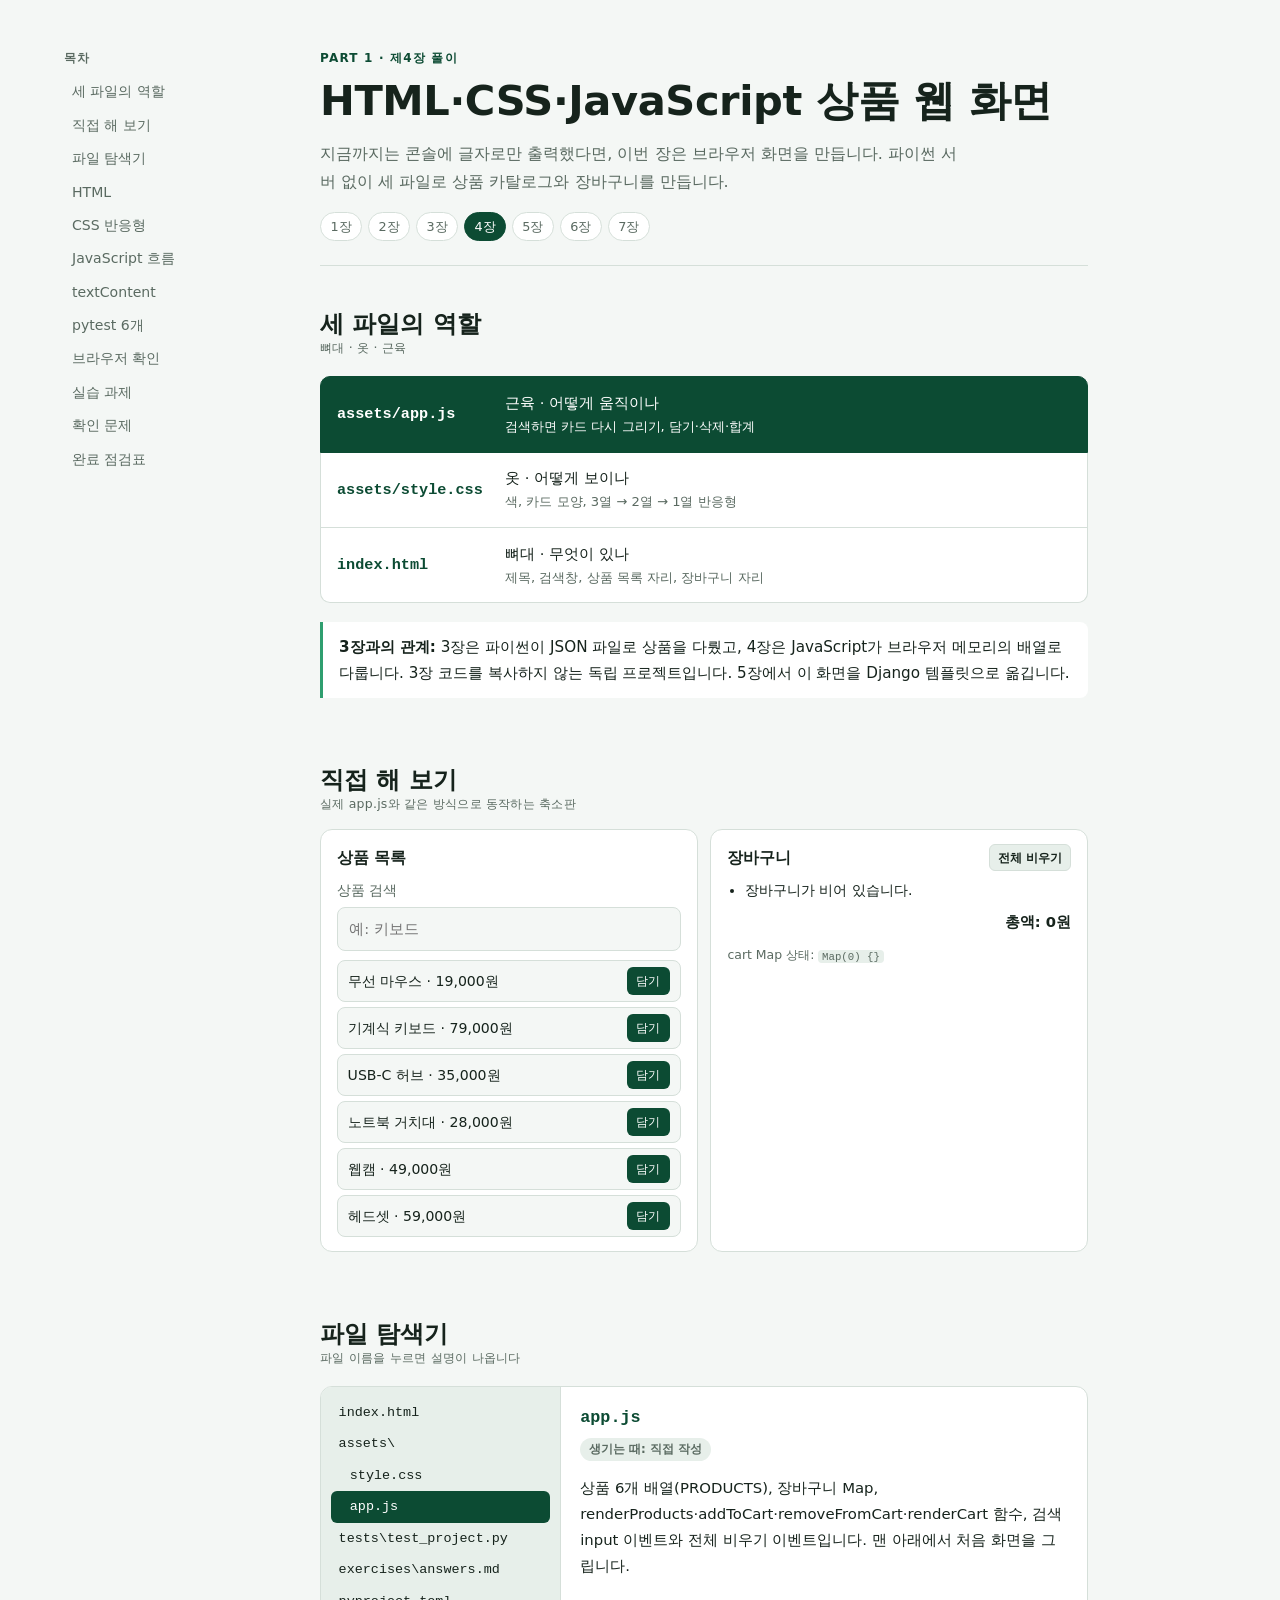
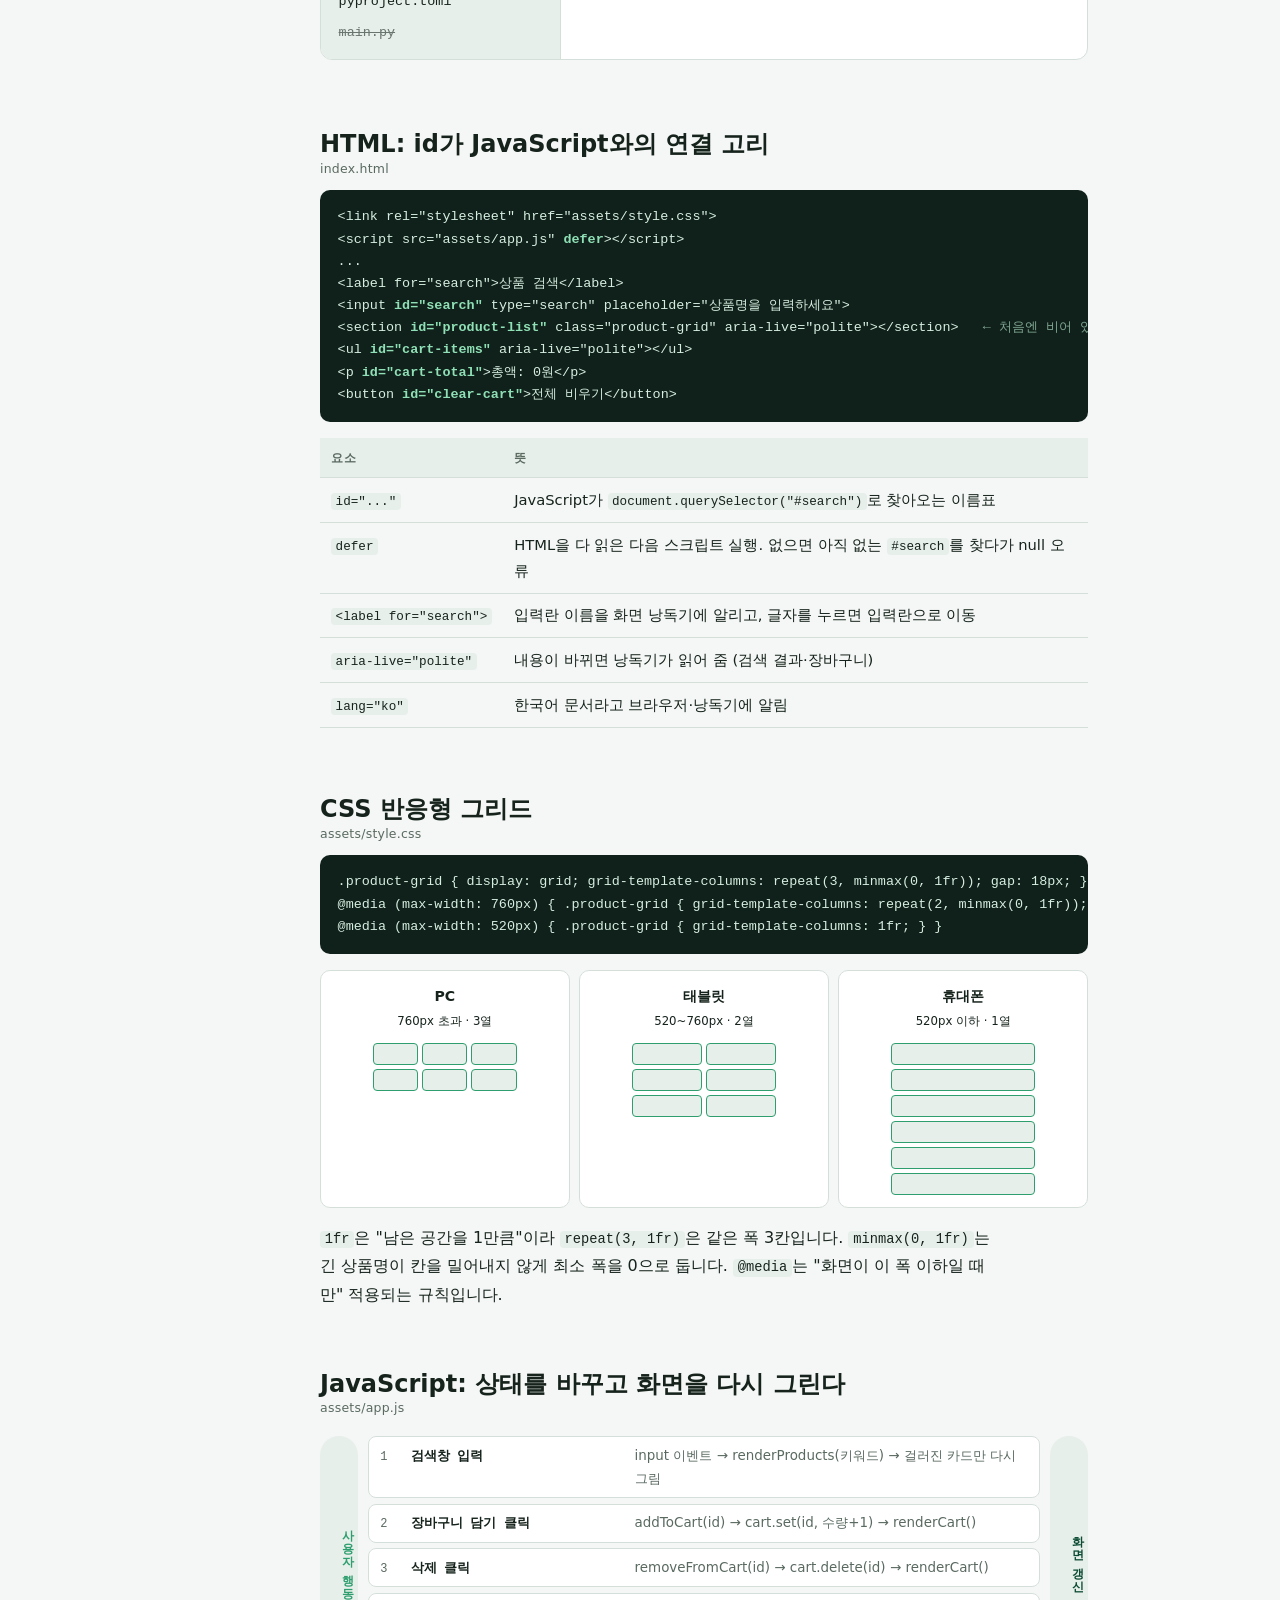
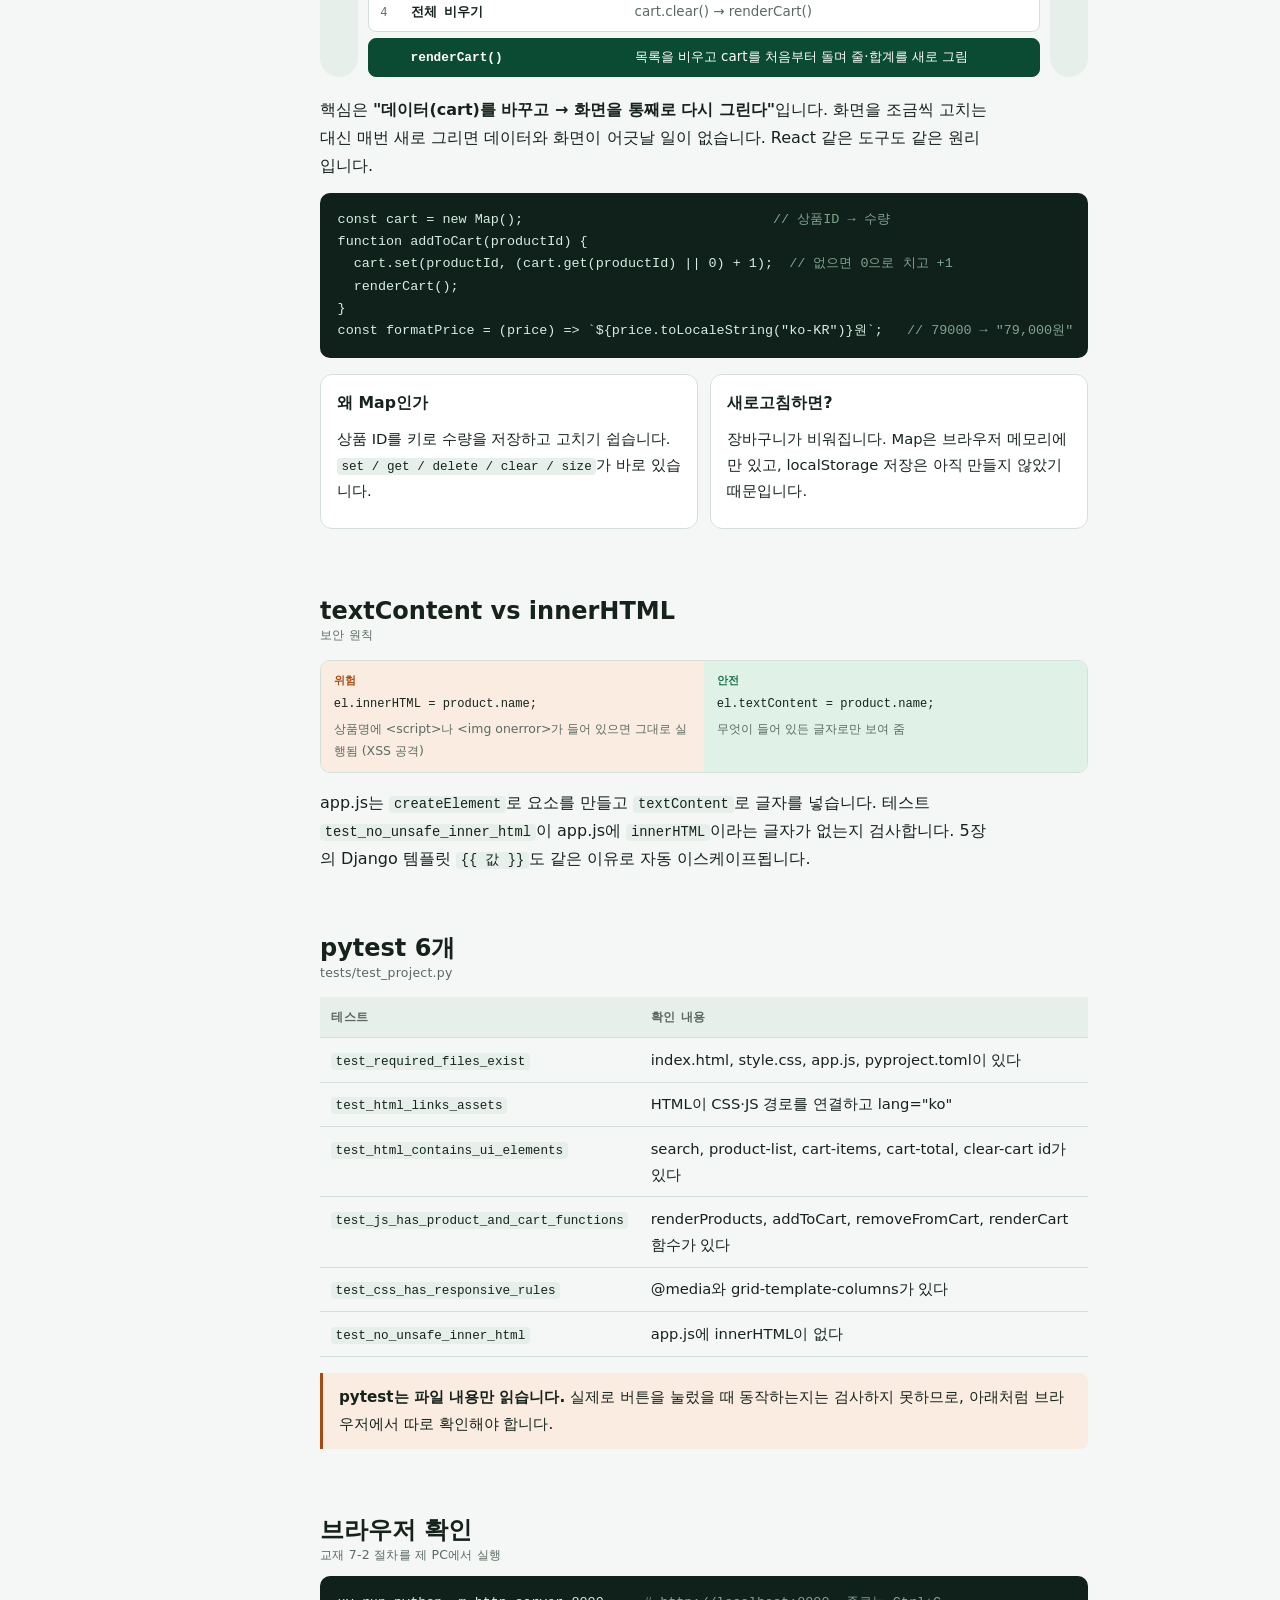
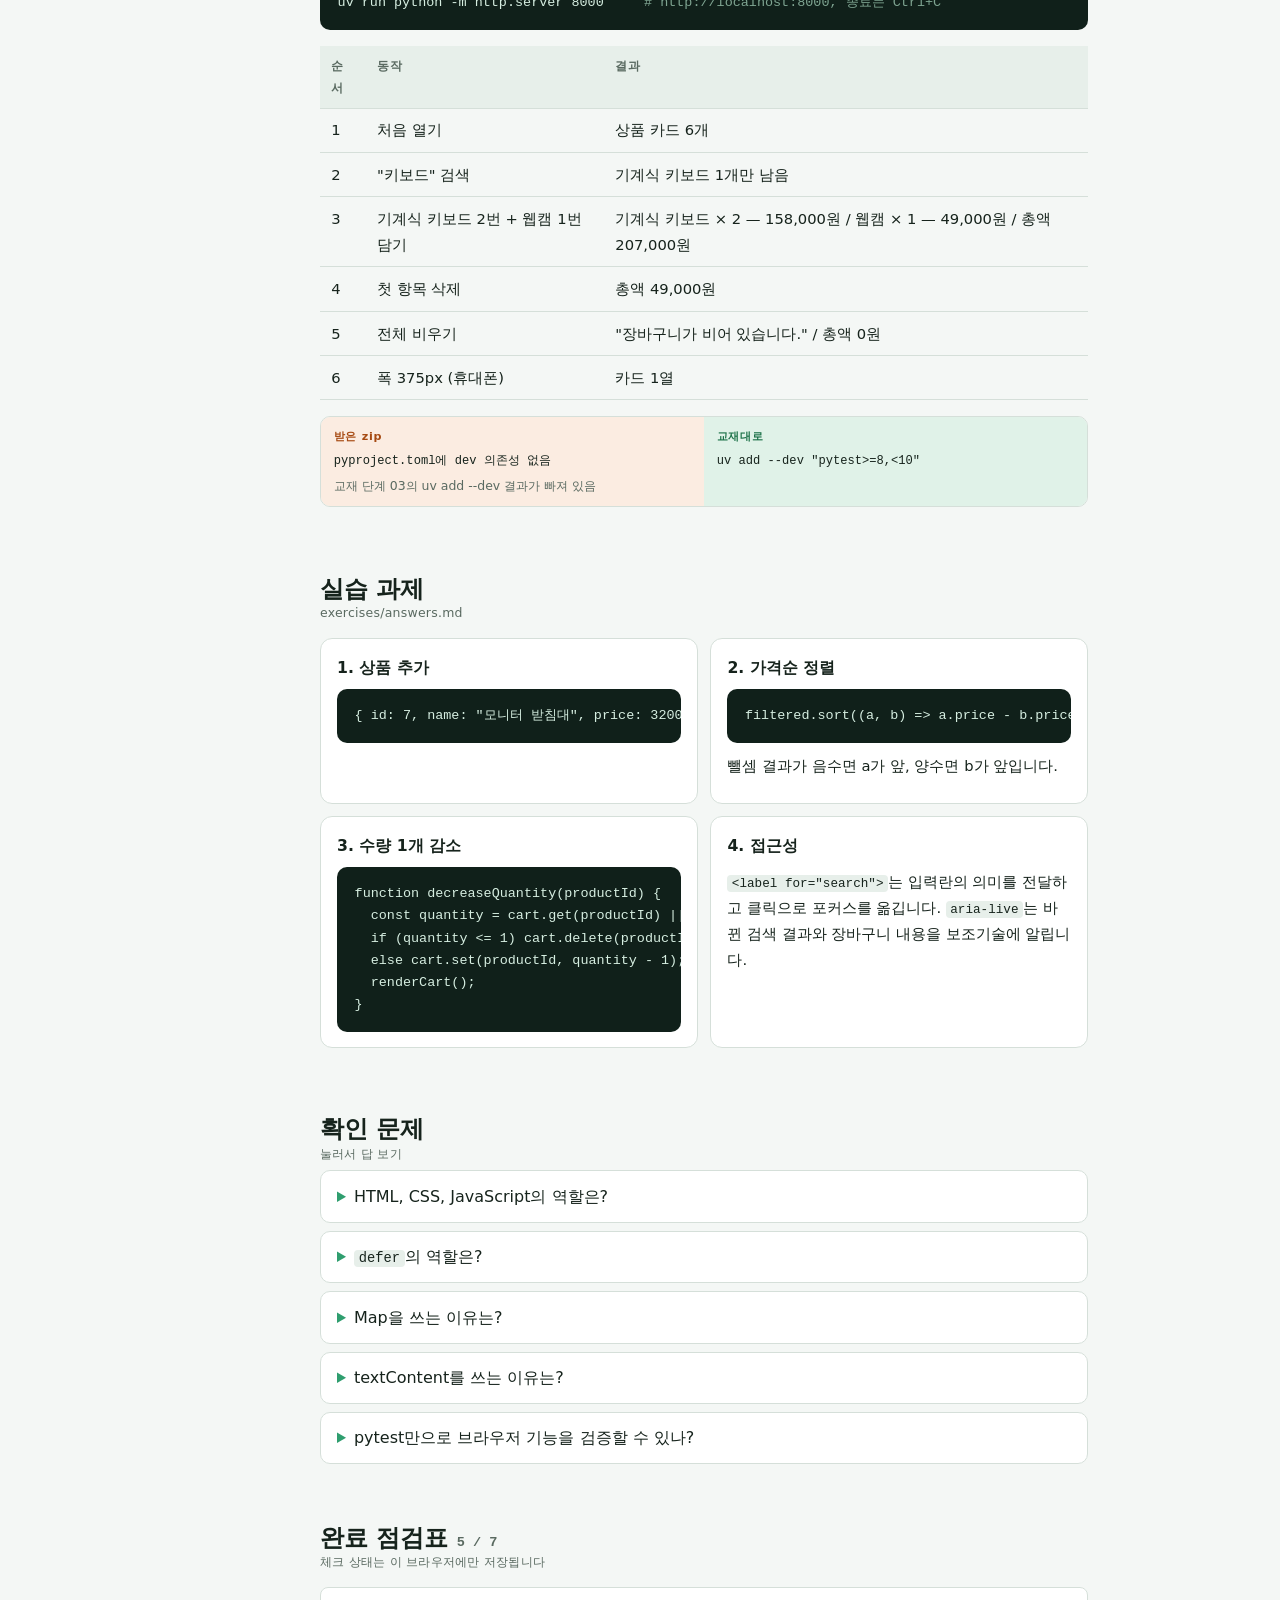
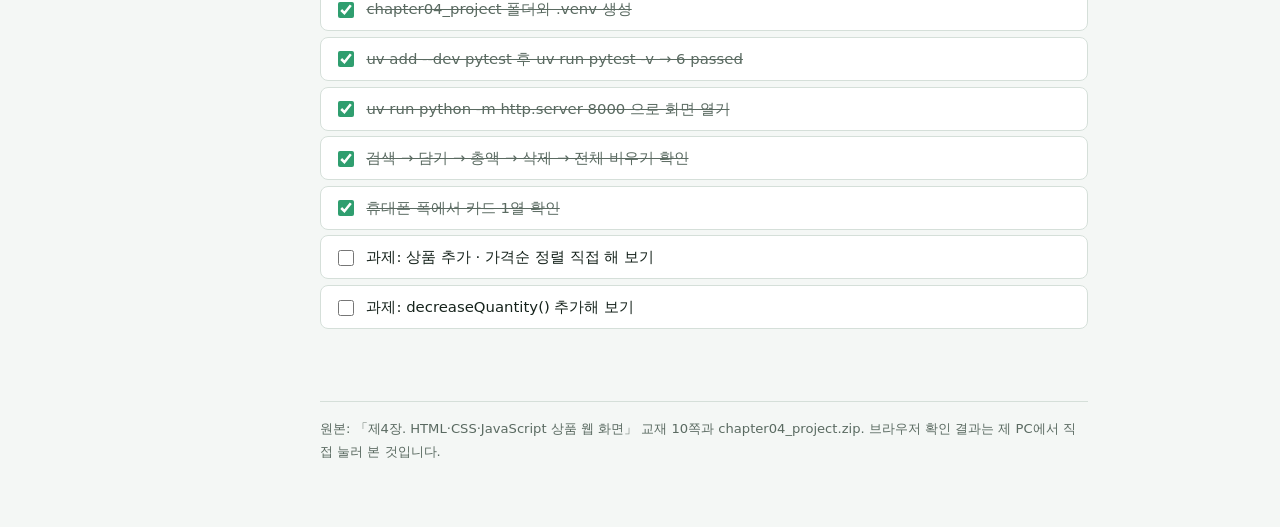
<file: notes/chapter04-풀이노트.html>
<!doctype html>
<html lang="ko">
<meta charset="utf-8">
<meta name="viewport" content="width=device-width, initial-scale=1">
<title>4장 상품 웹 화면 풀이 노트</title>
<style>
/* 레이아웃: 왼쪽 고정 목차 + 오른쪽 본문(약 46rem). 폰 폭에서는 목차가 위로 올라감 */
:root {
  --bg: #f4f7f5; --surface: #ffffff; --tint: #e7efea; --fg: #16231c; --muted: #5a6a61; --line: #d5dfd9;
  --accent: #0c4b33; --on-accent: #ffffff; --accent-2: #2f9e6f;
  --code-bg: #10201a; --code-fg: #d6eee1; --code-dim: #7fa592;
  --warn: #a64a12; --warn-bg: #fbece1; --ok: #1d7249; --ok-bg: #e0f2e8; --next: #8a5a00; --next-bg: #fff2cf;
  --f-body: "IBM Plex Sans KR", "Malgun Gothic", "Apple SD Gothic Neo", system-ui, sans-serif;
  --f-code: "JetBrains Mono", Consolas, "D2Coding", monospace;
}
@media (prefers-color-scheme: dark) { :root:not([data-theme="light"]) {
  --bg: #0e1512; --surface: #16201b; --tint: #1b2922; --fg: #e2ebe5; --muted: #98a99f; --line: #2a3830;
  --accent: #6fd3a5; --on-accent: #0b1a13; --accent-2: #4fc08d;
  --code-bg: #08100c; --code-fg: #cfe8da; --code-dim: #6f9482;
  --warn: #f2a46c; --warn-bg: #36220f; --ok: #82d9aa; --ok-bg: #15301f; --next: #f3c654; --next-bg: #3a2e0c;
  color-scheme: dark; } }
:root[data-theme="dark"] {
  --bg: #0e1512; --surface: #16201b; --tint: #1b2922; --fg: #e2ebe5; --muted: #98a99f; --line: #2a3830;
  --accent: #6fd3a5; --on-accent: #0b1a13; --accent-2: #4fc08d;
  --code-bg: #08100c; --code-fg: #cfe8da; --code-dim: #6f9482;
  --warn: #f2a46c; --warn-bg: #36220f; --ok: #82d9aa; --ok-bg: #15301f; --next: #f3c654; --next-bg: #3a2e0c;
  color-scheme: dark; }

* { box-sizing: border-box; }
body { background: var(--bg); color: var(--fg); font-family: var(--f-body); font-size: 16px; line-height: 1.75; padding-inline: 16px; padding-block: 0 4rem; }
.wrap { max-width: 72rem; margin: 0 auto; display: grid; grid-template-columns: 13rem minmax(0, 1fr); gap: 3rem; }
nav.toc { position: sticky; top: env(safe-area-inset-top, 0px); align-self: start; padding-top: 2.5rem; font-size: .88rem; }
nav.toc p { font-size: .72rem; letter-spacing: .08em; color: var(--muted); margin: 0 0 .5rem; font-weight: 700; }
nav.toc ol { list-style: none; margin: 0; padding: 0; display: grid; gap: .15rem; counter-reset: t; }
nav.toc a { color: var(--muted); text-decoration: none; display: block; padding: .2rem .5rem; border-radius: 6px; }
nav.toc a:hover, nav.toc a:focus-visible { color: var(--accent); background: var(--tint); outline: none; }
main { min-width: 0; max-width: 48rem; }
@media (max-width: 860px) {
  .wrap { grid-template-columns: minmax(0,1fr); gap: 0; }
  nav.toc { position: static; padding-top: 1.5rem; }
  nav.toc ol { display: flex; flex-wrap: wrap; gap: .3rem; }
  nav.toc a { border: 1px solid var(--line); background: var(--surface); }
}

header.hero { padding-block: 2.5rem 1.5rem; border-bottom: 1px solid var(--line); }
.eyebrow { font-size: .75rem; letter-spacing: .1em; color: var(--accent); font-weight: 700; margin: 0; }
h1 { font-size: clamp(1.9rem, 4.5vw, 2.6rem); line-height: 1.25; margin: .4rem 0 .8rem; text-wrap: balance; letter-spacing: -.01em; }
h1 .v { font-family: var(--f-code); font-weight: 600; font-size: .62em; color: var(--accent); vertical-align: middle; }
.lede { color: var(--muted); max-width: 40rem; margin: 0; }
section { padding-block: 2.6rem 0.5rem; scroll-margin-top: 1rem; }
h2 { font-size: 1.5rem; line-height: 1.35; margin: 0 0 .3rem; text-wrap: balance; }
h2 small { display: block; font-size: .78rem; font-weight: 500; color: var(--muted); letter-spacing: .02em; }
h3 { font-size: 1.1rem; margin: 2rem 0 .4rem; }
p { margin: .6rem 0; max-width: 42rem; }
code { font-family: var(--f-code); font-size: .86em; background: var(--tint); padding: .08em .35em; border-radius: 4px; }
pre { font-family: var(--f-code); font-size: .84rem; line-height: 1.65; background: var(--code-bg); color: var(--code-fg); padding: 1rem 1.1rem; border-radius: 10px; overflow-x: auto; margin: .8rem 0; }
pre code { background: none; padding: 0; font-size: 1em; }
pre .c { color: var(--code-dim); }
pre .k { color: #8fe0b6; font-weight: 600; }
strong { font-weight: 700; }
.note { border-left: 3px solid var(--accent-2); background: var(--surface); padding: .7rem 1rem; border-radius: 0 8px 8px 0; margin: 1rem 0; font-size: .95rem; }
.note.warn { border-color: var(--warn); background: var(--warn-bg); }
.scroll { overflow-x: auto; margin: 1rem 0; }
table { border-collapse: collapse; width: 100%; font-size: .92rem; min-width: 30rem; }
th, td { text-align: left; padding: .55rem .7rem; border-bottom: 1px solid var(--line); vertical-align: top; }
th { font-size: .78rem; color: var(--muted); letter-spacing: .04em; font-weight: 700; background: var(--tint); }
td code { white-space: nowrap; }

/* 1. 도구 층 */
.layers { display: grid; gap: 0; margin: 1.2rem 0; }
.layer { border: 1px solid var(--line); background: var(--surface); padding: .8rem 1rem; display: grid; grid-template-columns: 9.5rem minmax(0,1fr); gap: 1rem; align-items: center; }
.layer + .layer { border-top: 0; }
.layer:first-child { border-radius: 10px 10px 0 0; }
.layer:last-child { border-radius: 0 0 10px 10px; }
.layer b { font-family: var(--f-code); font-size: .95rem; color: var(--accent); }
.layer span { font-size: .92rem; }
.layer em { font-style: normal; color: var(--muted); font-size: .82rem; display: block; }
.layer.top { background: var(--accent); color: var(--on-accent); border-color: var(--accent); }
.layer.top b, .layer.top em { color: var(--on-accent); }
@media (max-width: 520px) { .layer { grid-template-columns: minmax(0,1fr); gap: .2rem; } }

/* 2. 진행 지도 */
.journey { list-style: none; padding: 0; margin: 1.2rem 0; display: grid; grid-template-columns: repeat(auto-fill, minmax(12.5rem, 1fr)); gap: .6rem; counter-reset: s; }
.journey li { counter-increment: s; background: var(--surface); border: 1px solid var(--line); border-radius: 10px; padding: .7rem .85rem; font-size: .9rem; line-height: 1.5; display: grid; gap: .25rem; }
.journey li::before { content: counter(s); font-family: var(--f-code); font-size: .75rem; color: var(--muted); }
.journey li b { font-size: .95rem; }
.journey li code { font-size: .78rem; justify-self: start; }
.pill { justify-self: start; font-size: .72rem; font-weight: 700; padding: .05rem .5rem; border-radius: 99px; }
.pill.done { background: var(--ok-bg); color: var(--ok); }
.pill.next { background: var(--next-bg); color: var(--next); }
.pill.todo { background: var(--tint); color: var(--muted); }
.journey li.is-next { border: 2px solid var(--next); }

/* 다이어그램 공통 */
figure { margin: 1.2rem 0; }
figcaption { font-size: .82rem; color: var(--muted); margin-top: .4rem; }
.diagram { overflow-x: auto; background: var(--surface); border: 1px solid var(--line); border-radius: 12px; padding: 1rem; }
.diagram svg { display: block; min-width: 640px; width: 100%; height: auto; }
svg .box { fill: var(--surface); stroke: var(--line); stroke-width: 1.5; }
svg .box.hl { fill: var(--tint); stroke: var(--accent-2); }
svg .box.db { fill: var(--tint); stroke: var(--accent); }
svg .t { fill: var(--fg); font-family: var(--f-code); font-size: 15px; font-weight: 600; }
svg .s { fill: var(--muted); font-family: var(--f-body); font-size: 12.5px; }
svg .ar { stroke: var(--accent-2); stroke-width: 2; fill: none; }
svg .ar.back { stroke-dasharray: 5 4; }
svg .num { fill: var(--accent); }
svg .numt { fill: var(--on-accent); font-family: var(--f-code); font-size: 12px; font-weight: 600; }
svg .head { fill: var(--accent-2); }

/* 갈림길 */
.paths { display: grid; grid-template-columns: repeat(2, minmax(0,1fr)); gap: .8rem; margin: 1rem 0; }
.path { background: var(--surface); border: 1px solid var(--line); border-radius: 12px; padding: 1rem; font-size: .92rem; min-width: 0; }
.path h4 { margin: 0 0 .3rem; font-size: 1rem; }
.path ol { margin: .4rem 0 0; padding-left: 1.2rem; }
.path.mine { border: 2px solid var(--accent-2); }
@media (max-width: 600px) { .paths { grid-template-columns: minmax(0,1fr); } }

/* 실수 카드 */
.oops { display: grid; gap: .6rem; margin: 1rem 0; }
.oop { display: grid; grid-template-columns: minmax(0,1fr) minmax(0,1fr); border: 1px solid var(--line); border-radius: 10px; overflow: hidden; font-size: .88rem; }
.oop div { padding: .6rem .8rem; min-width: 0; }
.oop .bad { background: var(--warn-bg); }
.oop .good { background: var(--ok-bg); }
.oop code { background: none; padding: 0; word-break: break-all; }
.oop small { display: block; color: var(--muted); font-size: .78rem; margin-top: .2rem; }
.oop .lbl { font-size: .7rem; font-weight: 700; letter-spacing: .06em; display: block; }
.oop .bad .lbl { color: var(--warn); }
.oop .good .lbl { color: var(--ok); }
@media (max-width: 560px) { .oop { grid-template-columns: minmax(0,1fr); } }

/* 파일 탐색기 */
.explorer { display: grid; grid-template-columns: minmax(0, 15rem) minmax(0,1fr); border: 1px solid var(--line); border-radius: 12px; overflow: hidden; background: var(--surface); margin: 1.2rem 0; }
.tree { list-style: none; margin: 0; padding: .6rem; border-right: 1px solid var(--line); background: var(--tint); font-family: var(--f-code); font-size: .84rem; }
.tree button { all: unset; cursor: pointer; display: block; width: 100%; box-sizing: border-box; padding: .25rem .5rem; border-radius: 6px; color: var(--fg); }
.tree button:hover { background: var(--surface); }
.tree button:focus-visible { outline: 2px solid var(--accent-2); }
.tree button[aria-pressed="true"] { background: var(--accent); color: var(--on-accent); }
.tree .in { padding-left: 1.2rem; }
.tree .gone { text-decoration: line-through; opacity: .6; }
.detail { padding: 1rem 1.2rem; min-width: 0; }
.detail h4 { font-family: var(--f-code); margin: 0; font-size: 1.05rem; color: var(--accent); }
.detail .when { display: inline-block; font-size: .74rem; font-weight: 700; background: var(--tint); color: var(--muted); padding: .05rem .55rem; border-radius: 99px; margin: .35rem 0 .3rem; }
.detail p { font-size: .93rem; }
.detail .an { font-size: .88rem; color: var(--muted); border-top: 1px dashed var(--line); padding-top: .5rem; margin-top: .6rem; }
@media (max-width: 620px) { .explorer { grid-template-columns: minmax(0,1fr); } .tree { border-right: 0; border-bottom: 1px solid var(--line); } }

/* BASE_DIR 트리 */
.pathtree { font-family: var(--f-code); font-size: .88rem; background: var(--surface); border: 1px solid var(--line); border-radius: 12px; padding: 1rem 1.2rem; line-height: 2; overflow-x: auto; white-space: nowrap; }
.pathtree .tag { font-size: .74rem; font-weight: 600; padding: .05rem .5rem; border-radius: 99px; margin-left: .6rem; font-family: var(--f-body); }
.tag.a { background: var(--accent); color: var(--on-accent); }
.tag.b { background: var(--tint); color: var(--accent); border: 1px solid var(--accent-2); }
.tag.c { background: var(--next-bg); color: var(--next); }
.pathtree .dim { color: var(--muted); }

/* .env 흐름 */
.flow { display: flex; flex-wrap: wrap; align-items: center; gap: .4rem; margin: 1rem 0; font-size: .86rem; }
.flow .chip { background: var(--surface); border: 1px solid var(--line); border-radius: 8px; padding: .45rem .7rem; line-height: 1.4; }
.flow .chip b { font-family: var(--f-code); display: block; font-size: .85rem; }
.flow .chip small { color: var(--muted); }
.flow .chip.key { border-color: var(--accent-2); background: var(--tint); }
.flow .chip.lock { border-color: var(--warn); background: var(--warn-bg); }
.flow .arr { color: var(--accent-2); font-weight: 700; }

/* 미들웨어 */
.mw { display: grid; grid-template-columns: 2.4rem minmax(0,1fr) 2.4rem; gap: 0 .6rem; margin: 1.2rem 0; }
.mw .side { display: flex; flex-direction: column; align-items: center; justify-content: space-between; font-size: .75rem; font-weight: 700; color: var(--accent-2); writing-mode: vertical-rl; letter-spacing: .1em; border-radius: 99px; background: var(--tint); padding: .8rem 0; }
.mw .side.up { color: var(--accent); }
.mw ol { list-style: none; margin: 0; padding: 0; display: grid; gap: .35rem; counter-reset: m; }
.mw li { counter-increment: m; background: var(--surface); border: 1px solid var(--line); border-radius: 8px; padding: .4rem .7rem; display: grid; grid-template-columns: 1.4rem minmax(0, 13.5rem) minmax(0,1fr); gap: .5rem; font-size: .84rem; align-items: baseline; }
.mw li::before { content: counter(m); font-family: var(--f-code); color: var(--muted); font-size: .75rem; }
.mw li b { font-family: var(--f-code); font-size: .8rem; font-weight: 600; overflow-wrap: anywhere; }
.mw li span { color: var(--muted); }
.mw li.view { background: var(--accent); color: var(--on-accent); border-color: var(--accent); }
.mw li.view::before { content: ""; }
.mw li.view span { color: var(--on-accent); }
@media (max-width: 560px) { .mw li { grid-template-columns: 1.2rem minmax(0,1fr); } .mw li span { grid-column: 2; } }

/* 앱 순서 */
.seq { display: flex; flex-wrap: wrap; gap: .35rem; align-items: center; margin: .6rem 0 1rem; font-size: .84rem; }
.seq span { background: var(--surface); border: 1px solid var(--line); padding: .3rem .6rem; border-radius: 6px; }
.seq i { font-style: normal; color: var(--accent-2); }
.seq .lead { background: none; border: 0; font-weight: 700; padding-left: 0; }

/* 퀴즈, 체크리스트 */
details { background: var(--surface); border: 1px solid var(--line); border-radius: 10px; padding: .7rem 1rem; margin: .5rem 0; }
details summary { cursor: pointer; font-weight: 500; }
details summary::marker { color: var(--accent-2); }
details[open] summary { margin-bottom: .4rem; color: var(--accent); }
details p { font-size: .93rem; margin: .3rem 0; }
.checks { list-style: none; padding: 0; margin: 1rem 0; display: grid; gap: .35rem; }
.checks label { display: flex; gap: .6rem; align-items: flex-start; background: var(--surface); border: 1px solid var(--line); border-radius: 8px; padding: .5rem .8rem; cursor: pointer; font-size: .93rem; }
.checks input { accent-color: var(--accent-2); margin-top: .35rem; width: 1rem; height: 1rem; flex: none; }
.checks input:checked + span { color: var(--muted); text-decoration: line-through; }
.checks input:focus-visible { outline: 2px solid var(--accent-2); outline-offset: 2px; }
.count { font-family: var(--f-code); font-size: .85rem; color: var(--muted); }
footer { margin-top: 3rem; font-size: .82rem; color: var(--muted); border-top: 1px solid var(--line); padding-top: 1rem; }
@media (prefers-reduced-motion: no-preference) { html { scroll-behavior: smooth; } }
/* 2~5장 공통 추가 */
.chapnav { display: flex; flex-wrap: wrap; gap: .35rem; margin-top: 1rem; font-size: .8rem; }
.chapnav a { color: var(--muted); text-decoration: none; border: 1px solid var(--line); background: var(--surface); padding: .15rem .6rem; border-radius: 99px; }
.chapnav a[aria-current="page"] { background: var(--accent); color: var(--on-accent); border-color: var(--accent); }
.chapnav a:hover, .chapnav a:focus-visible { border-color: var(--accent-2); outline: none; }
.out { font-family: var(--f-code); font-size: .82rem; background: var(--surface); border: 1px dashed var(--line); border-radius: 8px; padding: .6rem .8rem; white-space: pre-wrap; margin: .5rem 0; }
.out b { color: var(--ok); font-weight: 600; }
.grid2 { display: grid; grid-template-columns: repeat(2, minmax(0, 1fr)); gap: .8rem; margin: 1rem 0; }
.grid2 > div { background: var(--surface); border: 1px solid var(--line); border-radius: 12px; padding: .9rem 1rem; min-width: 0; font-size: .92rem; }
.grid2 h4 { margin: 0 0 .3rem; font-size: .98rem; }
.grid2 pre { margin: .5rem 0 0; }
@media (max-width: 600px) { .grid2 { grid-template-columns: minmax(0, 1fr); } }
.cols3 { display: grid; grid-template-columns: repeat(3, minmax(0, 1fr)); gap: .6rem; margin: 1rem 0; }
.cols3 > div { background: var(--surface); border: 1px solid var(--line); border-radius: 10px; padding: .8rem; text-align: center; font-size: .88rem; }
.cols3 .bar { display: grid; gap: 4px; margin: .6rem auto 0; max-width: 9rem; }
.cols3 .bar i { display: block; height: 22px; border-radius: 4px; background: var(--tint); border: 1px solid var(--accent-2); }
@media (max-width: 520px) { .cols3 { grid-template-columns: minmax(0, 1fr); } }

</style>
<div class="wrap">
<nav class="toc" aria-label="목차">
  <p>목차</p>
  <ol>
    <li><a href="#big">세 파일의 역할</a></li>
    <li><a href="#demo">직접 해 보기</a></li>
    <li><a href="#files">파일 탐색기</a></li>
    <li><a href="#html">HTML</a></li>
    <li><a href="#css">CSS 반응형</a></li>
    <li><a href="#js">JavaScript 흐름</a></li>
    <li><a href="#safe">textContent</a></li>
    <li><a href="#test">pytest 6개</a></li>
    <li><a href="#browser">브라우저 확인</a></li>
    <li><a href="#tasks">실습 과제</a></li>
    <li><a href="#quiz">확인 문제</a></li>
    <li><a href="#check">완료 점검표</a></li>
  </ol>
</nav>

<main>
<header class="hero">
  <p class="eyebrow">PART 1 · 제4장 풀이</p>
  <h1>HTML·CSS·JavaScript 상품 웹 화면</h1>
  <p class="lede">지금까지는 콘솔에 글자로만 출력했다면, 이번 장은 브라우저 화면을 만듭니다. 파이썬 서버 없이 세 파일로 상품 카탈로그와 장바구니를 만듭니다.</p>
  <div class="chapnav"><a href="chapter01-풀이노트.html">1장</a><a href="chapter02-풀이노트.html">2장</a><a href="chapter03-풀이노트.html">3장</a><a href="chapter04-풀이노트.html" aria-current="page">4장</a><a href="chapter05-풀이노트.html">5장</a><a href="chapter06-풀이노트.html">6장</a><a href="chapter07-풀이노트.html">7장</a></div>
</header>

<section id="big">
  <h2>세 파일의 역할<small>뼈대 · 옷 · 근육</small></h2>
  <div class="layers">
    <div class="layer top"><b>assets/app.js</b><span>근육 · 어떻게 움직이나<em>검색하면 카드 다시 그리기, 담기·삭제·합계</em></span></div>
    <div class="layer"><b>assets/style.css</b><span>옷 · 어떻게 보이나<em>색, 카드 모양, 3열 → 2열 → 1열 반응형</em></span></div>
    <div class="layer"><b>index.html</b><span>뼈대 · 무엇이 있나<em>제목, 검색창, 상품 목록 자리, 장바구니 자리</em></span></div>
  </div>
  <div class="note"><strong>3장과의 관계:</strong> 3장은 파이썬이 JSON 파일로 상품을 다뤘고, 4장은 JavaScript가 브라우저 메모리의 배열로 다룹니다. 3장 코드를 복사하지 않는 독립 프로젝트입니다. 5장에서 이 화면을 Django 템플릿으로 옮깁니다.</div>
</section>

<section id="demo">
  <h2>직접 해 보기<small>실제 app.js와 같은 방식으로 동작하는 축소판</small></h2>
  <div class="grid2">
    <div>
      <h4>상품 목록</h4>
      <label for="d-search" style="font-size:.85rem;color:var(--muted)">상품 검색</label>
      <input id="d-search" type="search" placeholder="예: 키보드" autocomplete="off" style="width:100%;padding:.5rem .7rem;border:1px solid var(--line);border-radius:8px;background:var(--bg);color:var(--fg);font:inherit;margin:.3rem 0 .6rem">
      <ul id="d-list" style="list-style:none;padding:0;margin:0;display:grid;gap:.35rem"></ul>
    </div>
    <div>
      <h4>장바구니 <button id="d-clear" type="button" style="float:right;font:inherit;font-size:.78rem;border:1px solid var(--line);background:var(--tint);color:var(--fg);border-radius:6px;padding:.1rem .5rem;cursor:pointer">전체 비우기</button></h4>
      <ul id="d-cart" aria-live="polite" style="padding-left:1.1rem;margin:.4rem 0;font-size:.88rem"></ul>
      <p id="d-total" style="font-weight:700;text-align:right;margin:0">총액: 0원</p>
      <p style="font-size:.78rem;color:var(--muted);margin:.6rem 0 0">cart Map 상태: <code id="d-map">Map(0) {}</code></p>
    </div>
  </div>
</section>

<section id="files">
  <h2>파일 탐색기<small>파일 이름을 누르면 설명이 나옵니다</small></h2>
  <div class="explorer">
    <ul class="tree" id="tree"></ul>
    <div class="detail" id="detail" aria-live="polite"></div>
  </div>
</section>

<section id="html">
  <h2>HTML: id가 JavaScript와의 연결 고리<small>index.html</small></h2>
<pre><code>&lt;link rel="stylesheet" href="assets/style.css"&gt;
&lt;script src="assets/app.js" <span class="k">defer</span>&gt;&lt;/script&gt;
...
&lt;label for="search"&gt;상품 검색&lt;/label&gt;
&lt;input <span class="k">id="search"</span> type="search" placeholder="상품명을 입력하세요"&gt;
&lt;section <span class="k">id="product-list"</span> class="product-grid" aria-live="polite"&gt;&lt;/section&gt;   <span class="c">← 처음엔 비어 있음</span>
&lt;ul <span class="k">id="cart-items"</span> aria-live="polite"&gt;&lt;/ul&gt;
&lt;p <span class="k">id="cart-total"</span>&gt;총액: 0원&lt;/p&gt;
&lt;button <span class="k">id="clear-cart"</span>&gt;전체 비우기&lt;/button&gt;</code></pre>
  <div class="scroll"><table>
    <thead><tr><th>요소</th><th>뜻</th></tr></thead>
    <tbody>
      <tr><td><code>id="..."</code></td><td>JavaScript가 <code>document.querySelector("#search")</code>로 찾아오는 이름표</td></tr>
      <tr><td><code>defer</code></td><td>HTML을 다 읽은 다음 스크립트 실행. 없으면 아직 없는 <code>#search</code>를 찾다가 null 오류</td></tr>
      <tr><td><code>&lt;label for="search"&gt;</code></td><td>입력란 이름을 화면 낭독기에 알리고, 글자를 누르면 입력란으로 이동</td></tr>
      <tr><td><code>aria-live="polite"</code></td><td>내용이 바뀌면 낭독기가 읽어 줌 (검색 결과·장바구니)</td></tr>
      <tr><td><code>lang="ko"</code></td><td>한국어 문서라고 브라우저·낭독기에 알림</td></tr>
    </tbody>
  </table></div>
</section>

<section id="css">
  <h2>CSS 반응형 그리드<small>assets/style.css</small></h2>
<pre><code>.product-grid { display: grid; grid-template-columns: repeat(3, minmax(0, 1fr)); gap: 18px; }
@media (max-width: 760px) { .product-grid { grid-template-columns: repeat(2, minmax(0, 1fr)); } }
@media (max-width: 520px) { .product-grid { grid-template-columns: 1fr; } }</code></pre>
  <div class="cols3">
    <div><b>PC</b><br><small>760px 초과 · 3열</small><div class="bar" style="grid-template-columns:repeat(3,1fr)"><i></i><i></i><i></i><i></i><i></i><i></i></div></div>
    <div><b>태블릿</b><br><small>520~760px · 2열</small><div class="bar" style="grid-template-columns:repeat(2,1fr)"><i></i><i></i><i></i><i></i><i></i><i></i></div></div>
    <div><b>휴대폰</b><br><small>520px 이하 · 1열</small><div class="bar"><i></i><i></i><i></i><i></i><i></i><i></i></div></div>
  </div>
  <p><code>1fr</code>은 "남은 공간을 1만큼"이라 <code>repeat(3, 1fr)</code>은 같은 폭 3칸입니다. <code>minmax(0, 1fr)</code>는 긴 상품명이 칸을 밀어내지 않게 최소 폭을 0으로 둡니다. <code>@media</code>는 "화면이 이 폭 이하일 때만" 적용되는 규칙입니다.</p>
</section>

<section id="js">
  <h2>JavaScript: 상태를 바꾸고 화면을 다시 그린다<small>assets/app.js</small></h2>
  <div class="mw">
    <div class="side">사용자 행동</div>
    <ol>
      <li><b>검색창 입력</b><span>input 이벤트 → renderProducts(키워드) → 걸러진 카드만 다시 그림</span></li>
      <li><b>장바구니 담기 클릭</b><span>addToCart(id) → cart.set(id, 수량+1) → renderCart()</span></li>
      <li><b>삭제 클릭</b><span>removeFromCart(id) → cart.delete(id) → renderCart()</span></li>
      <li><b>전체 비우기</b><span>cart.clear() → renderCart()</span></li>
      <li class="view"><b>renderCart()</b><span>목록을 비우고 cart를 처음부터 돌며 줄·합계를 새로 그림</span></li>
    </ol>
    <div class="side up">화면 갱신</div>
  </div>
  <p>핵심은 <strong>"데이터(cart)를 바꾸고 → 화면을 통째로 다시 그린다"</strong>입니다. 화면을 조금씩 고치는 대신 매번 새로 그리면 데이터와 화면이 어긋날 일이 없습니다. React 같은 도구도 같은 원리입니다.</p>
<pre><code>const cart = new Map();                               <span class="c">// 상품ID → 수량</span>
function addToCart(productId) {
  cart.set(productId, (cart.get(productId) || 0) + 1);  <span class="c">// 없으면 0으로 치고 +1</span>
  renderCart();
}
const formatPrice = (price) =&gt; `${price.toLocaleString("ko-KR")}원`;   <span class="c">// 79000 → "79,000원"</span></code></pre>
  <div class="grid2">
    <div><h4>왜 Map인가</h4><p>상품 ID를 키로 수량을 저장하고 고치기 쉽습니다. <code>set / get / delete / clear / size</code>가 바로 있습니다.</p></div>
    <div><h4>새로고침하면?</h4><p>장바구니가 비워집니다. Map은 브라우저 메모리에만 있고, localStorage 저장은 아직 만들지 않았기 때문입니다.</p></div>
  </div>
</section>

<section id="safe">
  <h2>textContent vs innerHTML<small>보안 원칙</small></h2>
  <div class="oops">
    <div class="oop"><div class="bad"><span class="lbl">위험</span><code>el.innerHTML = product.name;</code><small>상품명에 &lt;script&gt;나 &lt;img onerror&gt;가 들어 있으면 그대로 실행됨 (XSS 공격)</small></div><div class="good"><span class="lbl">안전</span><code>el.textContent = product.name;</code><small>무엇이 들어 있든 글자로만 보여 줌</small></div></div>
  </div>
  <p>app.js는 <code>createElement</code>로 요소를 만들고 <code>textContent</code>로 글자를 넣습니다. 테스트 <code>test_no_unsafe_inner_html</code>이 app.js에 <code>innerHTML</code>이라는 글자가 없는지 검사합니다. 5장의 Django 템플릿 <code>{{ 값 }}</code>도 같은 이유로 자동 이스케이프됩니다.</p>
</section>

<section id="test">
  <h2>pytest 6개<small>tests/test_project.py</small></h2>
  <div class="scroll"><table>
    <thead><tr><th>테스트</th><th>확인 내용</th></tr></thead>
    <tbody>
      <tr><td><code>test_required_files_exist</code></td><td>index.html, style.css, app.js, pyproject.toml이 있다</td></tr>
      <tr><td><code>test_html_links_assets</code></td><td>HTML이 CSS·JS 경로를 연결하고 lang="ko"</td></tr>
      <tr><td><code>test_html_contains_ui_elements</code></td><td>search, product-list, cart-items, cart-total, clear-cart id가 있다</td></tr>
      <tr><td><code>test_js_has_product_and_cart_functions</code></td><td>renderProducts, addToCart, removeFromCart, renderCart 함수가 있다</td></tr>
      <tr><td><code>test_css_has_responsive_rules</code></td><td>@media와 grid-template-columns가 있다</td></tr>
      <tr><td><code>test_no_unsafe_inner_html</code></td><td>app.js에 innerHTML이 없다</td></tr>
    </tbody>
  </table></div>
  <div class="note warn"><strong>pytest는 파일 내용만 읽습니다.</strong> 실제로 버튼을 눌렀을 때 동작하는지는 검사하지 못하므로, 아래처럼 브라우저에서 따로 확인해야 합니다.</div>
</section>

<section id="browser">
  <h2>브라우저 확인<small>교재 7-2 절차를 제 PC에서 실행</small></h2>
<pre><code>uv run python -m http.server 8000     <span class="c"># http://localhost:8000, 종료는 Ctrl+C</span></code></pre>
  <div class="scroll"><table>
    <thead><tr><th>순서</th><th>동작</th><th>결과</th></tr></thead>
    <tbody>
      <tr><td>1</td><td>처음 열기</td><td>상품 카드 6개</td></tr>
      <tr><td>2</td><td>"키보드" 검색</td><td>기계식 키보드 1개만 남음</td></tr>
      <tr><td>3</td><td>기계식 키보드 2번 + 웹캠 1번 담기</td><td>기계식 키보드 × 2 — 158,000원 / 웹캠 × 1 — 49,000원 / 총액 207,000원</td></tr>
      <tr><td>4</td><td>첫 항목 삭제</td><td>총액 49,000원</td></tr>
      <tr><td>5</td><td>전체 비우기</td><td>"장바구니가 비어 있습니다." / 총액 0원</td></tr>
      <tr><td>6</td><td>폭 375px (휴대폰)</td><td>카드 1열</td></tr>
    </tbody>
  </table></div>
  <div class="oops">
    <div class="oop"><div class="bad"><span class="lbl">받은 zip</span><code>pyproject.toml에 dev 의존성 없음</code><small>교재 단계 03의 uv add --dev 결과가 빠져 있음</small></div><div class="good"><span class="lbl">교재대로</span><code>uv add --dev "pytest&gt;=8,&lt;10"</code></div></div>
  </div>
</section>

<section id="tasks">
  <h2>실습 과제<small>exercises/answers.md</small></h2>
  <div class="grid2">
    <div><h4>1. 상품 추가</h4><pre><code>{ id: 7, name: "모니터 받침대", price: 32000, icon: "🖥️" }</code></pre></div>
    <div><h4>2. 가격순 정렬</h4><pre><code>filtered.sort((a, b) =&gt; a.price - b.price);</code></pre><p>뺄셈 결과가 음수면 a가 앞, 양수면 b가 앞입니다.</p></div>
    <div><h4>3. 수량 1개 감소</h4><pre><code>function decreaseQuantity(productId) {
  const quantity = cart.get(productId) || 0;
  if (quantity &lt;= 1) cart.delete(productId);
  else cart.set(productId, quantity - 1);
  renderCart();
}</code></pre></div>
    <div><h4>4. 접근성</h4><p><code>&lt;label for="search"&gt;</code>는 입력란의 의미를 전달하고 클릭으로 포커스를 옮깁니다. <code>aria-live</code>는 바뀐 검색 결과와 장바구니 내용을 보조기술에 알립니다.</p></div>
  </div>
</section>

<section id="quiz">
  <h2>확인 문제<small>눌러서 답 보기</small></h2>
  <details><summary>HTML, CSS, JavaScript의 역할은?</summary><p>HTML은 구조, CSS는 디자인, JavaScript는 동작과 상태를 담당합니다.</p></details>
  <details><summary><code>defer</code>의 역할은?</summary><p>HTML 파싱을 막지 않고 스크립트를 내려받아, 문서 파싱이 끝난 뒤 실행합니다.</p></details>
  <details><summary>Map을 쓰는 이유는?</summary><p>상품 ID를 키로 수량을 저장하고 갱신하기 쉽기 때문입니다.</p></details>
  <details><summary>textContent를 쓰는 이유는?</summary><p>문자열을 HTML로 해석하지 않고 텍스트로 출력하기 때문입니다.</p></details>
  <details><summary>pytest만으로 브라우저 기능을 검증할 수 있나?</summary><p>아닙니다. 이 장의 pytest는 정적 구성을 확인하고, 클릭 동작은 브라우저에서 확인해야 합니다.</p></details>
</section>

<section id="check">
  <h2>완료 점검표 <span class="count" id="count"></span><small>체크 상태는 이 브라우저에만 저장됩니다</small></h2>
  <ul class="checks" id="checks"></ul>
</section>

<footer>원본: 「제4장. HTML·CSS·JavaScript 상품 웹 화면」 교재 10쪽과 chapter04_project.zip. 브라우저 확인 결과는 제 PC에서 직접 눌러 본 것입니다.</footer>
</main>
</div>
<script>
window.PAGE = {
  key: "ch4-checks", start: 3, done: [0, 1, 2, 3, 4],
  files: [
    { n: "index.html", when: "직접 작성", d: "화면 뼈대입니다. 헤더, 검색 입력란, 비어 있는 상품 목록 영역, 장바구니 영역을 선언하고 style.css와 app.js(defer)를 연결합니다." },
    { n: "assets\\", when: "직접 작성", d: "화면에 쓰이는 CSS와 JS를 모아 두는 폴더입니다." },
    { n: "style.css", indent: true, when: "직접 작성", d: "기본 글꼴·색, 파란 헤더, 흰 카드에 그림자, 버튼 hover·focus 표시, 760px·520px 기준 반응형 규칙이 들어 있습니다." },
    { n: "app.js", indent: true, when: "직접 작성", d: "상품 6개 배열(PRODUCTS), 장바구니 Map, renderProducts·addToCart·removeFromCart·renderCart 함수, 검색 input 이벤트와 전체 비우기 이벤트입니다. 맨 아래에서 처음 화면을 그립니다." },
    { n: "tests\\test_project.py", when: "직접 작성", d: "파일 존재, HTML↔CSS·JS 연결, 필수 id, 필수 함수, 반응형 규칙, innerHTML 미사용 — 6개를 파일 내용으로 검사합니다." },
    { n: "exercises\\answers.md", when: "직접 작성", d: "과제 4개 모범 답안: 상품 추가, 가격순 정렬, 수량 1개 감소, 접근성 설명." },
    { n: "pyproject.toml", when: "uv init 후 수정 + uv add --dev", d: "chapter04-web. 파이썬은 테스트(pytest)용으로만 씁니다. 화면 자체는 파이썬 없이 동작합니다.", a: "zip에는 dev 의존성이 빠져 있어서 교재대로 uv add --dev \"pytest>=8,<10\"을 실행했습니다." },
    { n: "main.py", when: "uv init", gone: true, d: "uv init이 만드는 기본 파일인데 정적 웹 프로젝트라 쓰지 않으므로 지웁니다." }
  ],
  checks: [
    "chapter04_project 폴더와 .venv 생성",
    "uv add --dev pytest 후 uv run pytest -v → 6 passed",
    "uv run python -m http.server 8000 으로 화면 열기",
    "검색 → 담기 → 총액 → 삭제 → 전체 비우기 확인",
    "휴대폰 폭에서 카드 1열 확인",
    "과제: 상품 추가 · 가격순 정렬 직접 해 보기",
    "과제: decreaseQuantity() 추가해 보기"
  ]
};
// 축소판 데모: 실제 app.js처럼 Map 상태를 바꾸고 화면을 다시 그린다.
(function () {
  var PRODUCTS = [
    { id: 1, name: "무선 마우스", price: 19000 }, { id: 2, name: "기계식 키보드", price: 79000 },
    { id: 3, name: "USB-C 허브", price: 35000 }, { id: 4, name: "노트북 거치대", price: 28000 },
    { id: 5, name: "웹캠", price: 49000 }, { id: 6, name: "헤드셋", price: 59000 }
  ];
  var cart = new Map();
  var list = document.getElementById("d-list"), cartEl = document.getElementById("d-cart");
  var totalEl = document.getElementById("d-total"), mapEl = document.getElementById("d-map");
  var fmt = function (p) { return p.toLocaleString("ko-KR") + "원"; };
  function renderProducts(keyword) {
    list.replaceChildren();
    var f = PRODUCTS.filter(function (p) { return p.name.toLowerCase().includes((keyword || "").trim().toLowerCase()); });
    if (!f.length) { var e = document.createElement("li"); e.textContent = "검색 결과가 없습니다."; e.style.color = "var(--muted)"; list.append(e); return; }
    f.forEach(function (p) {
      var li = document.createElement("li");
      li.style.cssText = "display:flex;justify-content:space-between;align-items:center;gap:.5rem;background:var(--bg);border:1px solid var(--line);border-radius:8px;padding:.35rem .6rem;font-size:.88rem";
      var t = document.createElement("span"); t.textContent = p.name + " · " + fmt(p.price);
      var b = document.createElement("button"); b.type = "button"; b.textContent = "담기";
      b.style.cssText = "font:inherit;font-size:.78rem;border:0;border-radius:6px;padding:.2rem .6rem;background:var(--accent);color:var(--on-accent);cursor:pointer";
      b.addEventListener("click", function () { cart.set(p.id, (cart.get(p.id) || 0) + 1); renderCart(); });
      li.append(t, b); list.append(li);
    });
  }
  function renderCart() {
    cartEl.replaceChildren(); var total = 0;
    if (cart.size === 0) { var e = document.createElement("li"); e.textContent = "장바구니가 비어 있습니다."; cartEl.append(e); }
    cart.forEach(function (q, id) {
      var p = PRODUCTS.find(function (x) { return x.id === id; }); var sub = p.price * q; total += sub;
      var li = document.createElement("li"); li.append(document.createTextNode(p.name + " × " + q + " — " + fmt(sub) + " "));
      var r = document.createElement("button"); r.type = "button"; r.textContent = "삭제";
      r.style.cssText = "font:inherit;font-size:.72rem;border:0;border-radius:5px;padding:.05rem .45rem;background:var(--warn-bg);color:var(--warn);cursor:pointer";
      r.addEventListener("click", function () { cart.delete(id); renderCart(); });
      li.append(r); cartEl.append(li);
    });
    totalEl.textContent = "총액: " + fmt(total);
    mapEl.textContent = "Map(" + cart.size + ") {" + Array.from(cart).map(function (kv) { return kv[0] + " => " + kv[1]; }).join(", ") + "}";
  }
  document.getElementById("d-search").addEventListener("input", function (e) { renderProducts(e.target.value); });
  document.getElementById("d-clear").addEventListener("click", function () { cart.clear(); renderCart(); });
  renderProducts(""); renderCart();
})();
</script>

<script>
(function () {
  var P = window.PAGE || {};
  // 파일 탐색기
  var tree = document.getElementById("tree"), detail = document.getElementById("detail");
  if (tree && detail && P.files) {
    var files = P.files;
    var show = function (i) {
      var f = files[i];
      detail.innerHTML = "<h4></h4><span class='when'></span><p></p>" + (f.a ? "<p class='an'></p>" : "");
      detail.querySelector("h4").textContent = f.n;
      detail.querySelector(".when").textContent = "생기는 때: " + f.when;
      detail.querySelector("p").textContent = f.d;
      if (f.a) detail.querySelector(".an").textContent = f.a;
      tree.querySelectorAll("button").forEach(function (b, j) { b.setAttribute("aria-pressed", j === i ? "true" : "false"); });
    };
    files.forEach(function (f, i) {
      var li = document.createElement("li"), b = document.createElement("button");
      b.type = "button"; b.id = "file-" + i; b.textContent = f.n;
      if (f.indent) b.classList.add("in");
      if (f.gone) b.classList.add("gone");
      b.addEventListener("click", function () { show(i); });
      li.appendChild(b); tree.appendChild(li);
    });
    show(P.start || 0);
  }
  // 완료 점검표
  var ul = document.getElementById("checks"), count = document.getElementById("count");
  if (ul && P.checks) {
    var KEY = P.key || "checks", saved = {};
    try { saved = JSON.parse(localStorage.getItem(KEY)) || {}; } catch (e) { saved = {}; }
    var update = function () { if (count) count.textContent = ul.querySelectorAll("input:checked").length + " / " + P.checks.length; };
    P.checks.forEach(function (t, i) {
      var li = document.createElement("li"), label = document.createElement("label"), cb = document.createElement("input"), span = document.createElement("span");
      cb.type = "checkbox"; cb.id = "chk-" + i;
      cb.checked = (i in saved) ? saved[i] : !!(P.done && P.done.indexOf(i) >= 0);
      span.textContent = t;
      cb.addEventListener("change", function () {
        saved[i] = cb.checked;
        try { localStorage.setItem(KEY, JSON.stringify(saved)); } catch (e) {}
        update();
      });
      label.appendChild(cb); label.appendChild(span); li.appendChild(label); ul.appendChild(li);
    });
    update();
  }
})();

</script>
</file>
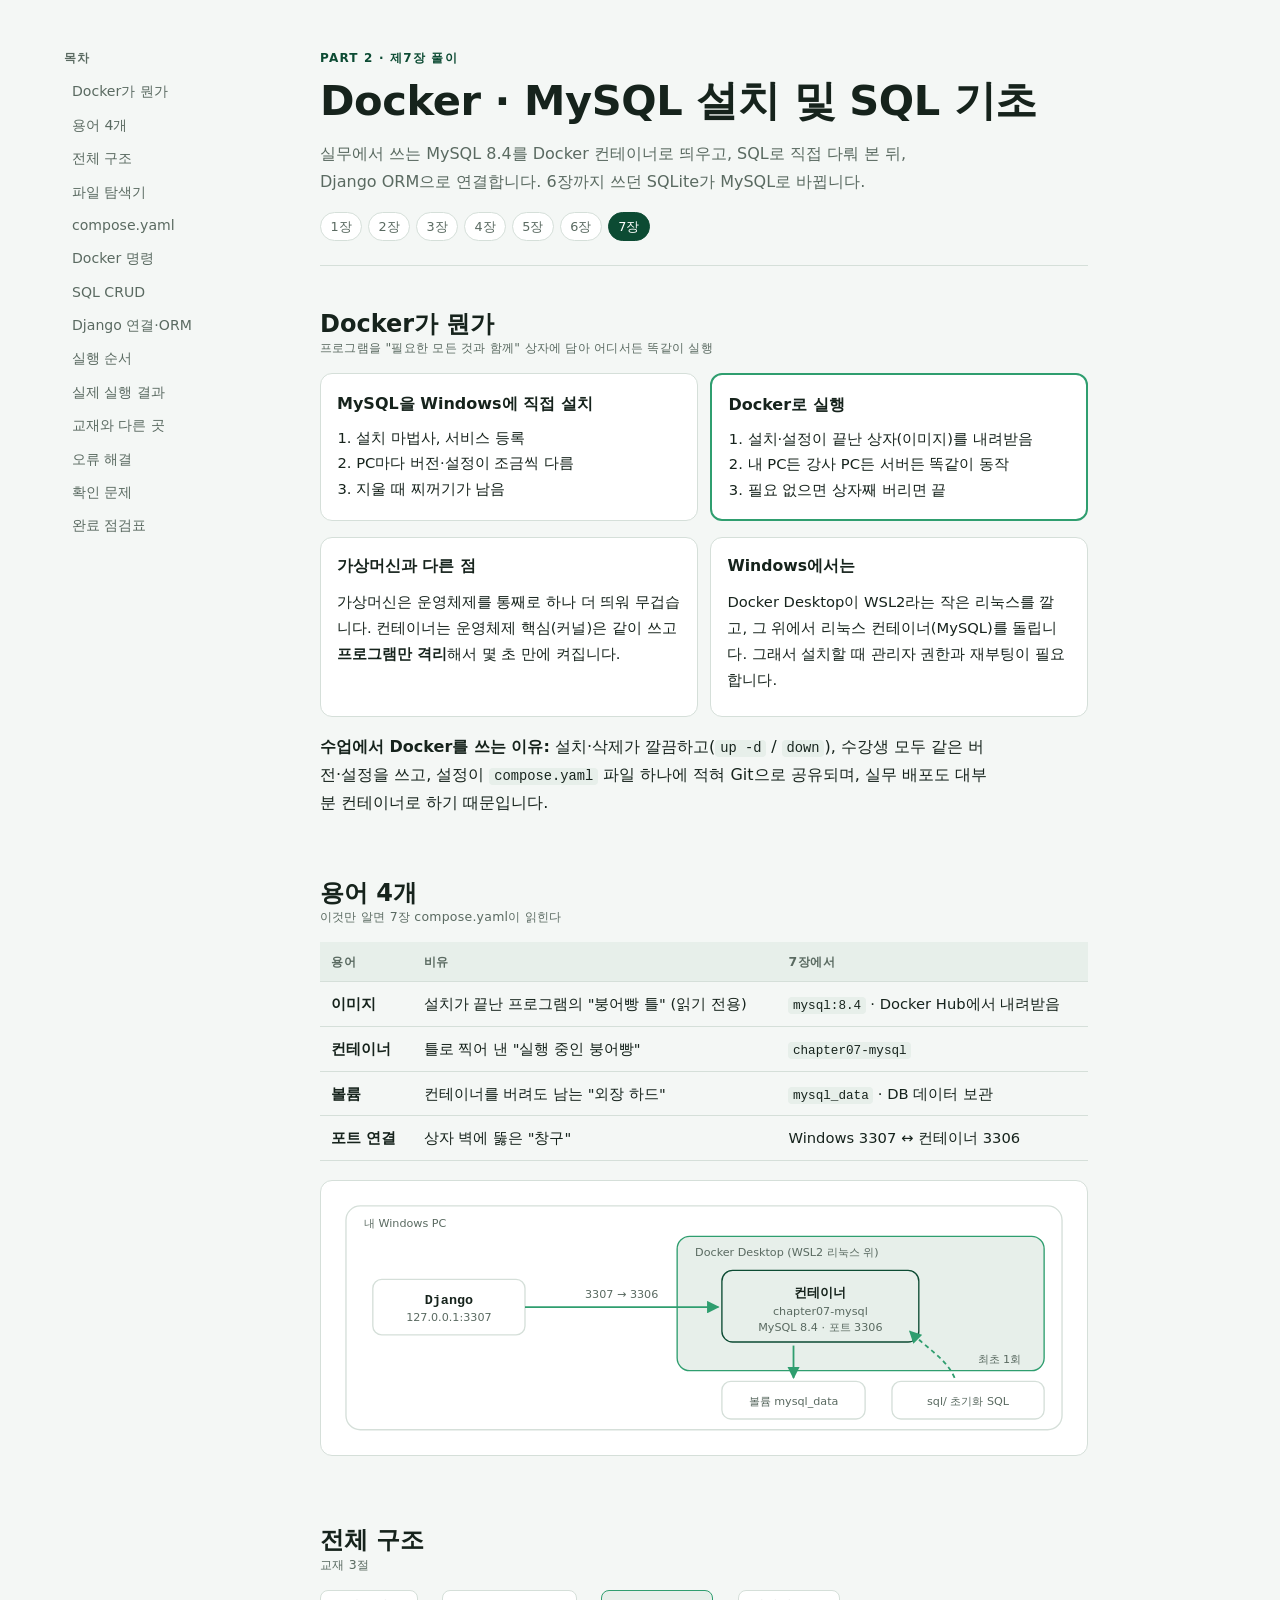
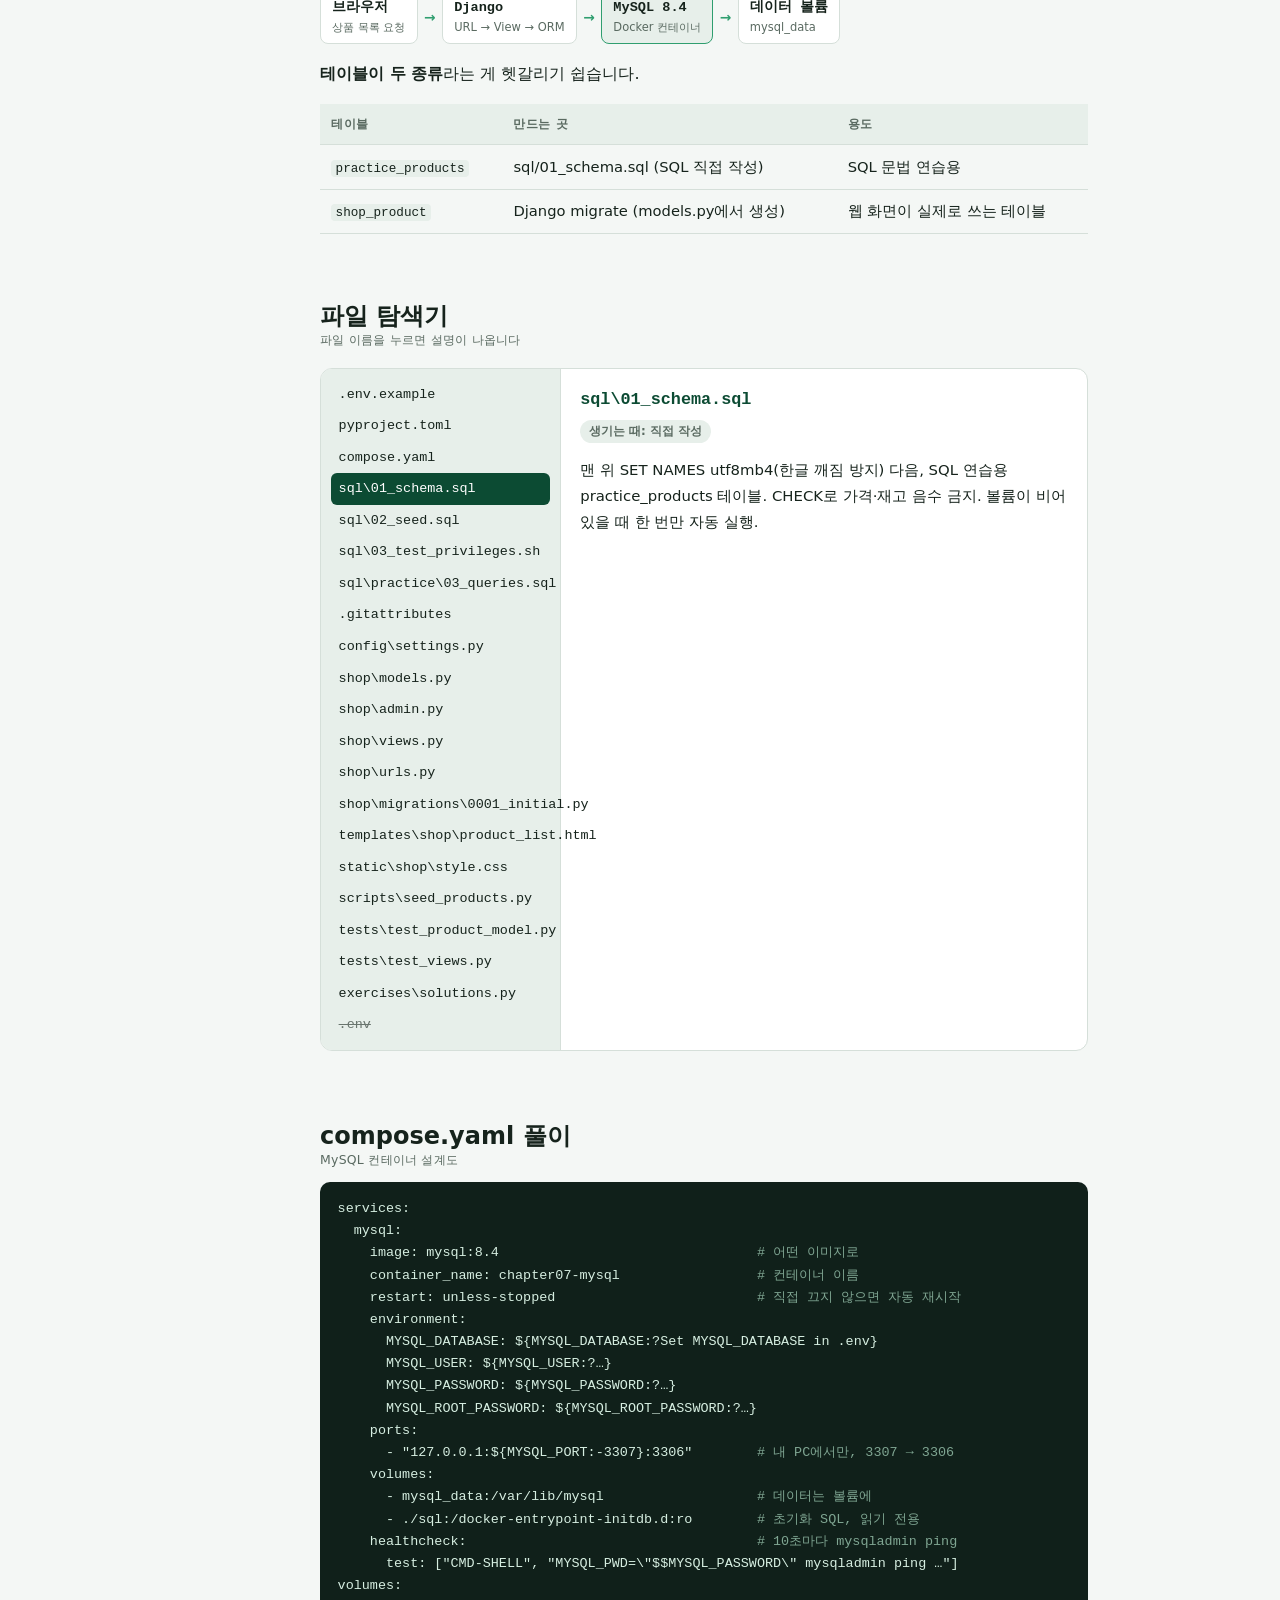
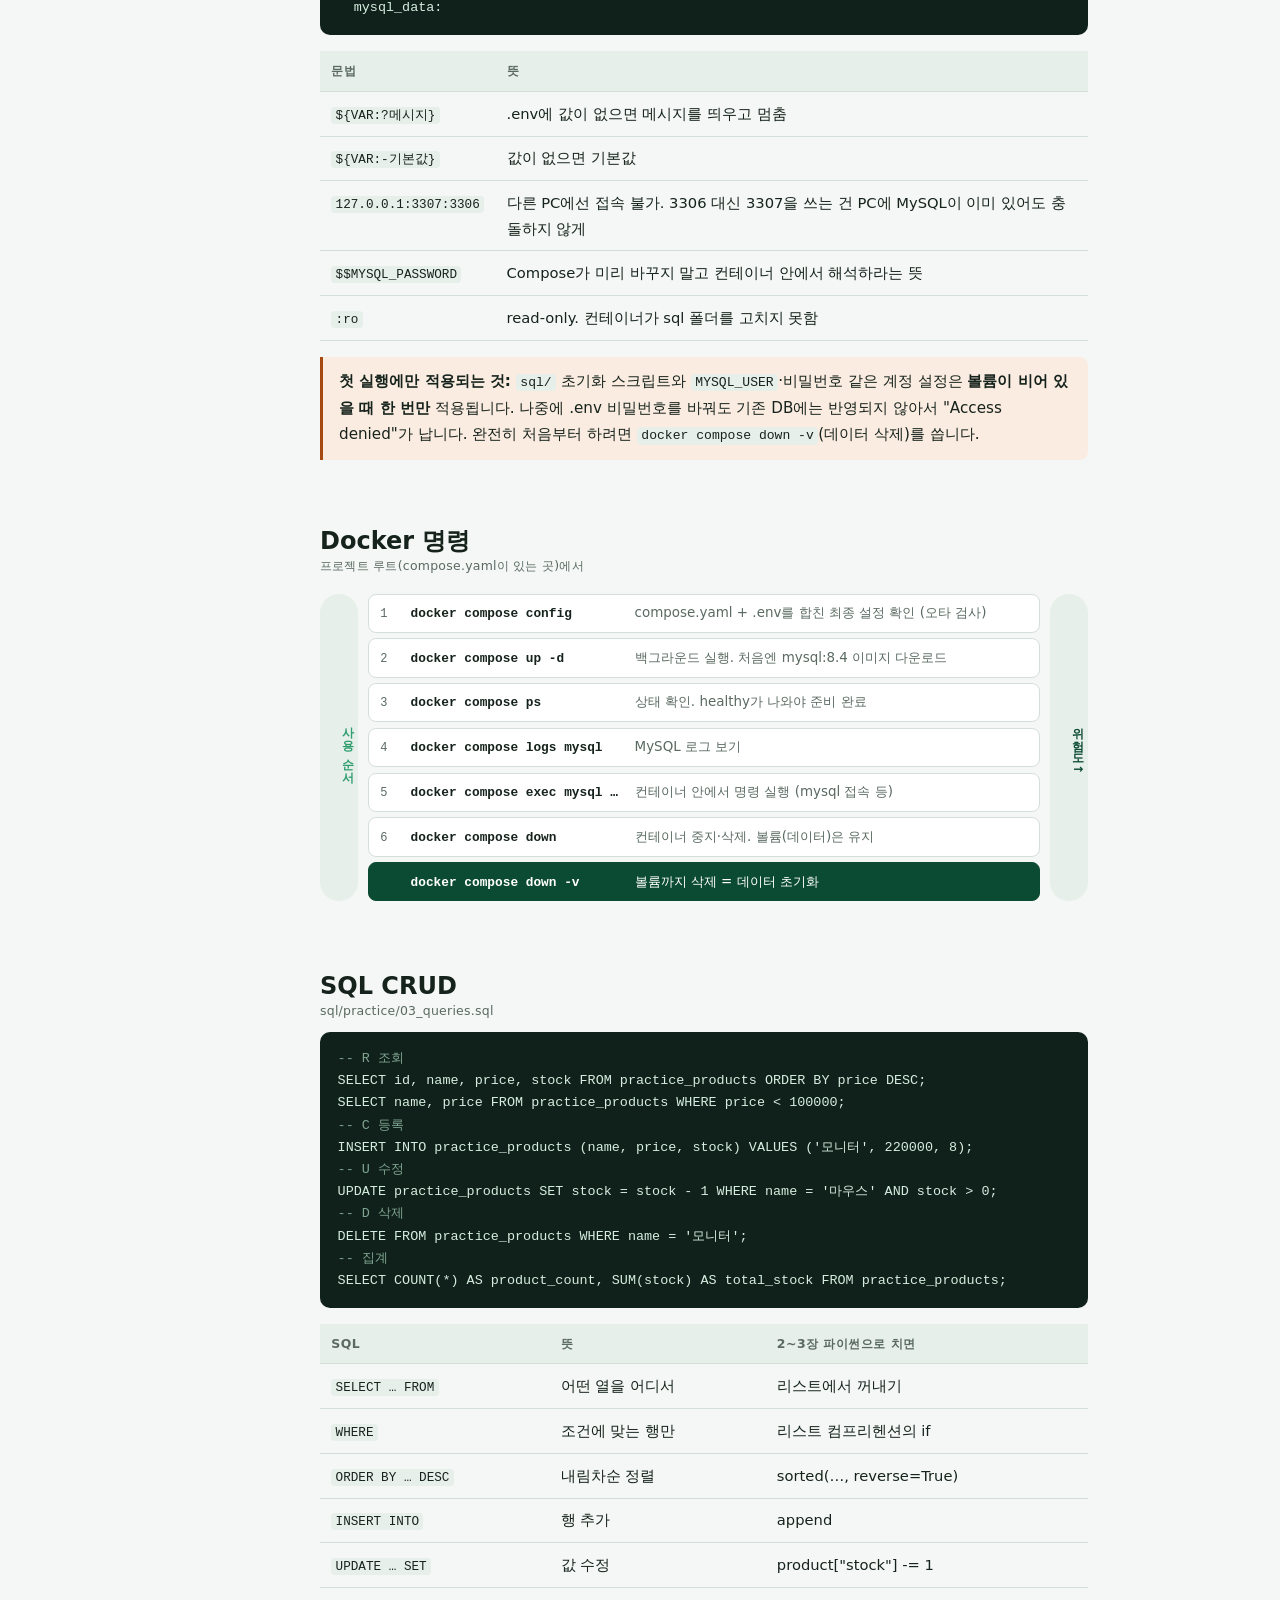
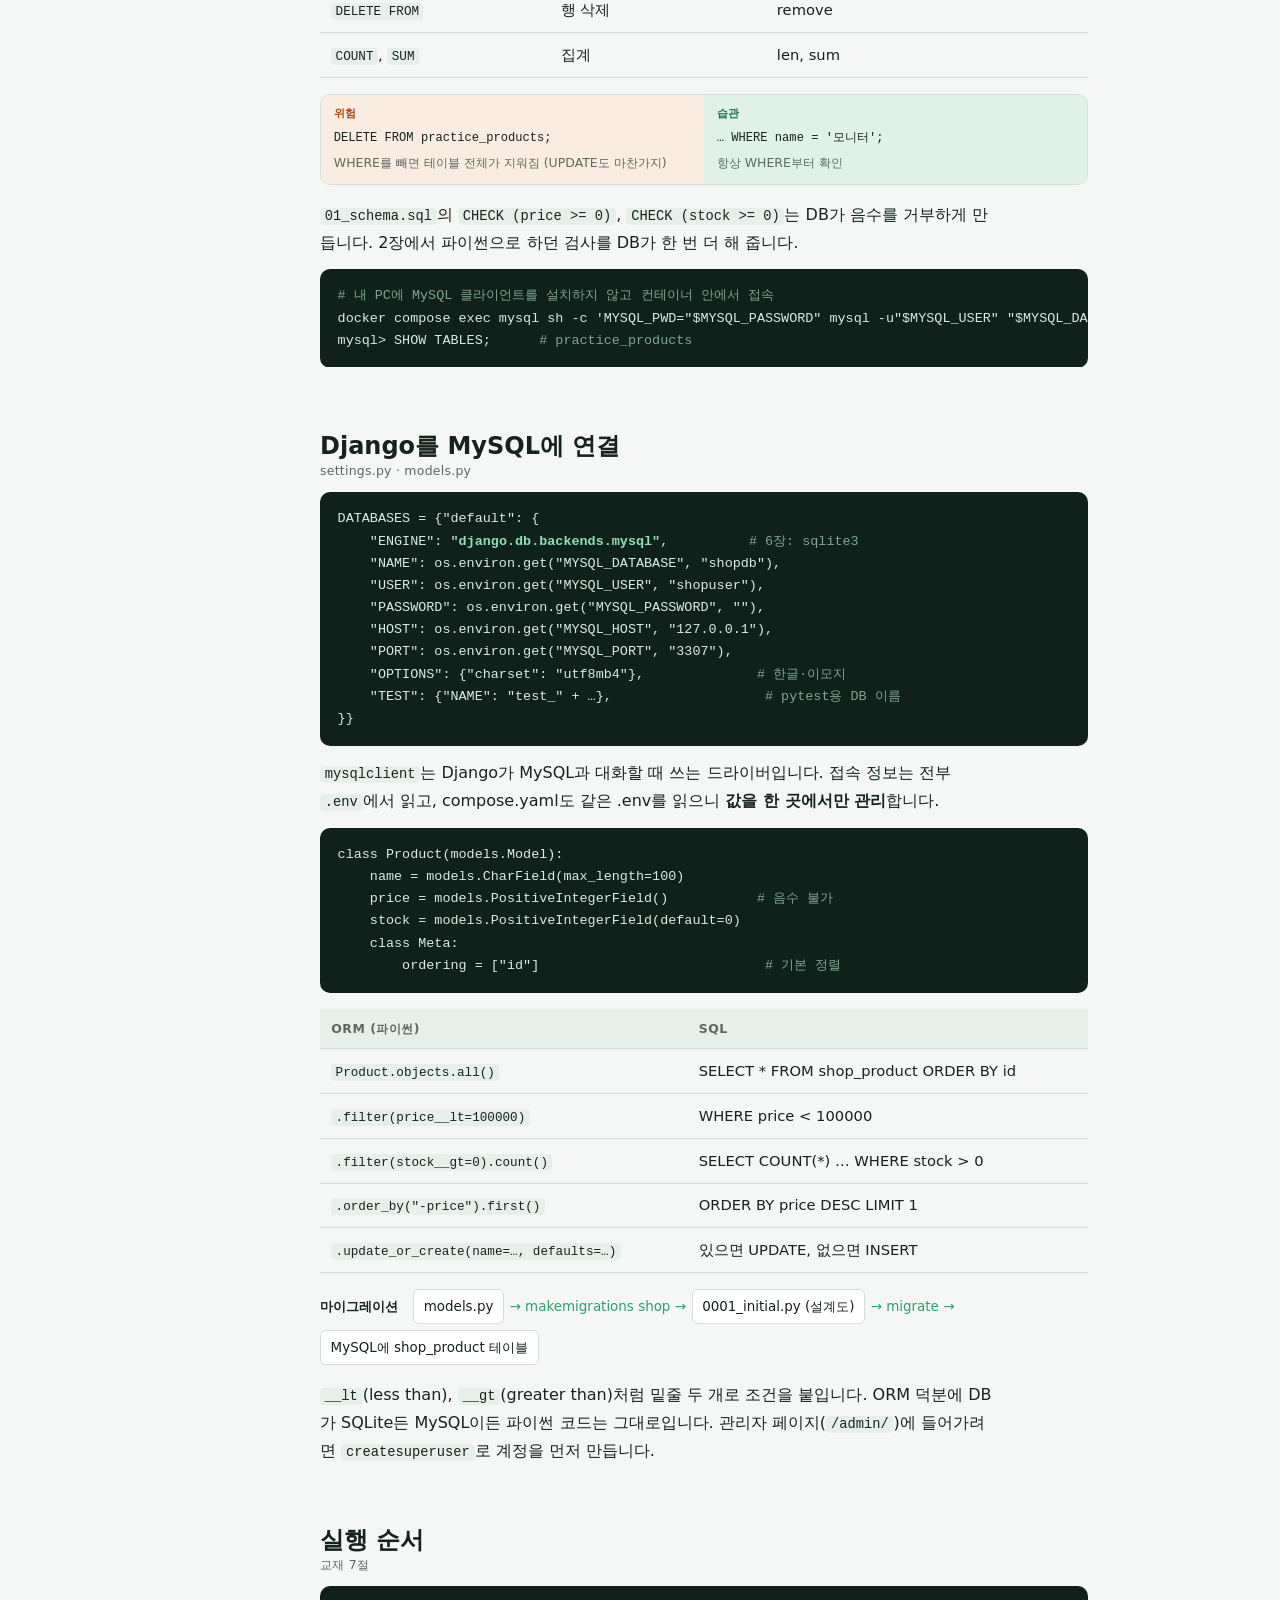
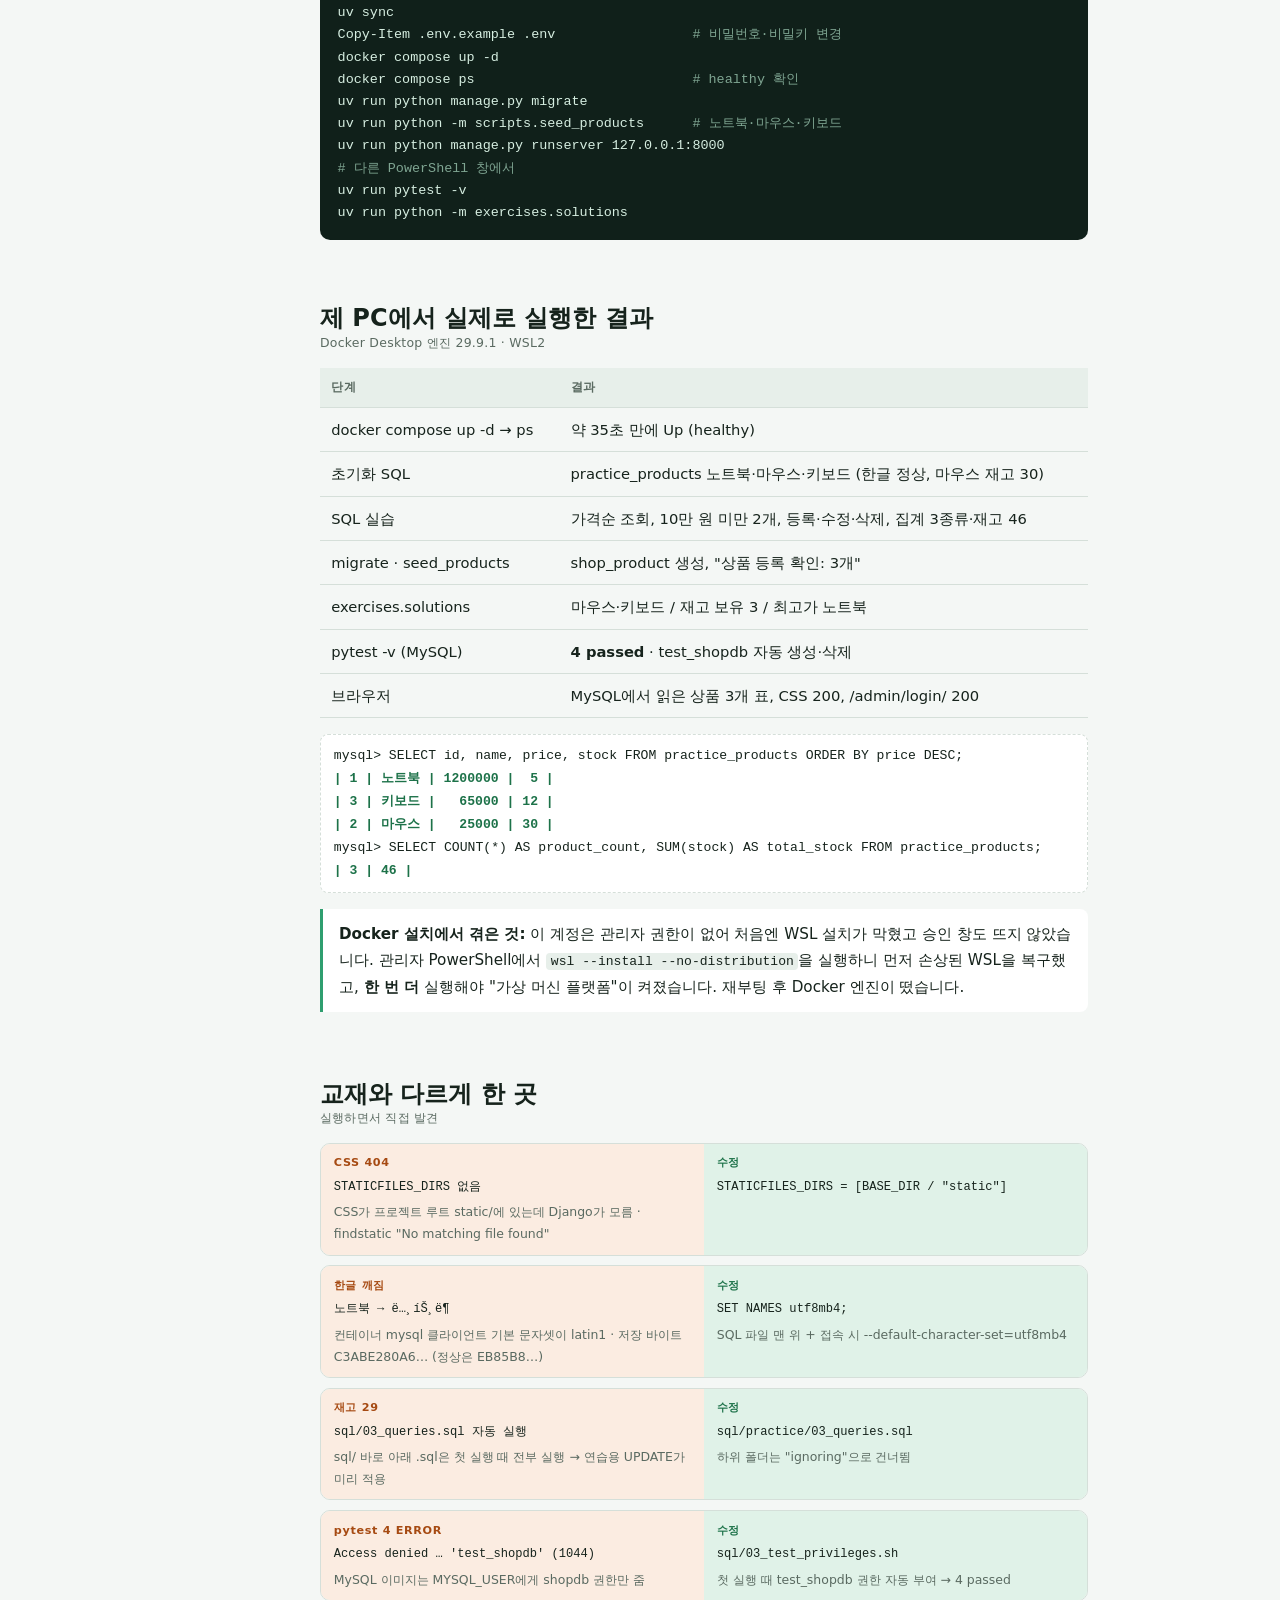
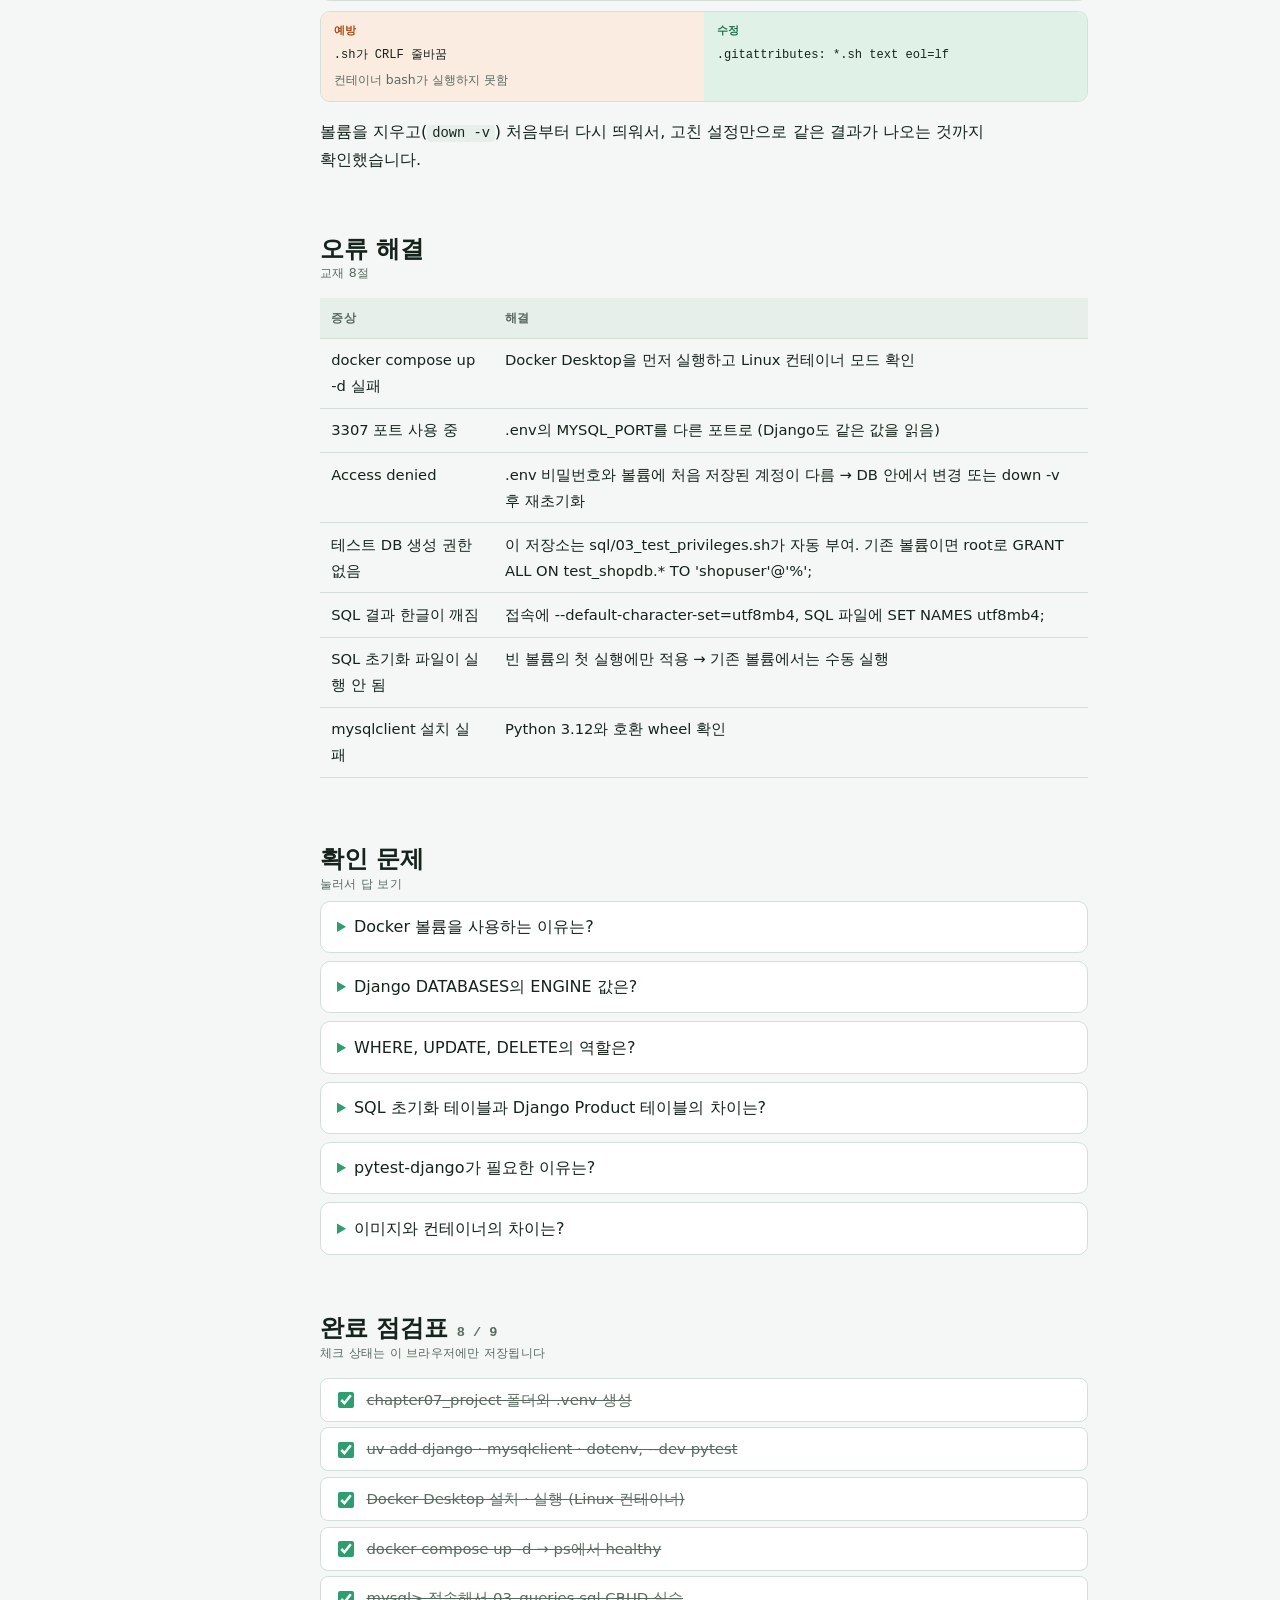
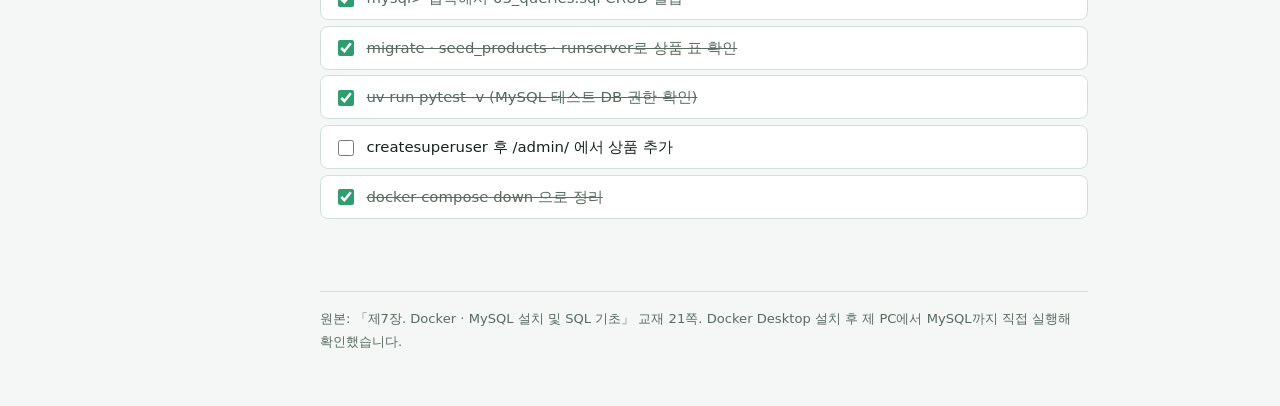
<file: notes/chapter07-풀이노트.html>
<!doctype html>
<html lang="ko">
<meta charset="utf-8">
<meta name="viewport" content="width=device-width, initial-scale=1">
<title>7장 Docker MySQL 풀이 노트</title>
<style>
/* 레이아웃: 왼쪽 고정 목차 + 오른쪽 본문(약 46rem). 폰 폭에서는 목차가 위로 올라감 */
:root {
  --bg: #f4f7f5; --surface: #ffffff; --tint: #e7efea; --fg: #16231c; --muted: #5a6a61; --line: #d5dfd9;
  --accent: #0c4b33; --on-accent: #ffffff; --accent-2: #2f9e6f;
  --code-bg: #10201a; --code-fg: #d6eee1; --code-dim: #7fa592;
  --warn: #a64a12; --warn-bg: #fbece1; --ok: #1d7249; --ok-bg: #e0f2e8; --next: #8a5a00; --next-bg: #fff2cf;
  --f-body: "IBM Plex Sans KR", "Malgun Gothic", "Apple SD Gothic Neo", system-ui, sans-serif;
  --f-code: "JetBrains Mono", Consolas, "D2Coding", monospace;
}
@media (prefers-color-scheme: dark) { :root:not([data-theme="light"]) {
  --bg: #0e1512; --surface: #16201b; --tint: #1b2922; --fg: #e2ebe5; --muted: #98a99f; --line: #2a3830;
  --accent: #6fd3a5; --on-accent: #0b1a13; --accent-2: #4fc08d;
  --code-bg: #08100c; --code-fg: #cfe8da; --code-dim: #6f9482;
  --warn: #f2a46c; --warn-bg: #36220f; --ok: #82d9aa; --ok-bg: #15301f; --next: #f3c654; --next-bg: #3a2e0c;
  color-scheme: dark; } }
:root[data-theme="dark"] {
  --bg: #0e1512; --surface: #16201b; --tint: #1b2922; --fg: #e2ebe5; --muted: #98a99f; --line: #2a3830;
  --accent: #6fd3a5; --on-accent: #0b1a13; --accent-2: #4fc08d;
  --code-bg: #08100c; --code-fg: #cfe8da; --code-dim: #6f9482;
  --warn: #f2a46c; --warn-bg: #36220f; --ok: #82d9aa; --ok-bg: #15301f; --next: #f3c654; --next-bg: #3a2e0c;
  color-scheme: dark; }

* { box-sizing: border-box; }
body { background: var(--bg); color: var(--fg); font-family: var(--f-body); font-size: 16px; line-height: 1.75; padding-inline: 16px; padding-block: 0 4rem; }
.wrap { max-width: 72rem; margin: 0 auto; display: grid; grid-template-columns: 13rem minmax(0, 1fr); gap: 3rem; }
nav.toc { position: sticky; top: env(safe-area-inset-top, 0px); align-self: start; padding-top: 2.5rem; font-size: .88rem; }
nav.toc p { font-size: .72rem; letter-spacing: .08em; color: var(--muted); margin: 0 0 .5rem; font-weight: 700; }
nav.toc ol { list-style: none; margin: 0; padding: 0; display: grid; gap: .15rem; counter-reset: t; }
nav.toc a { color: var(--muted); text-decoration: none; display: block; padding: .2rem .5rem; border-radius: 6px; }
nav.toc a:hover, nav.toc a:focus-visible { color: var(--accent); background: var(--tint); outline: none; }
main { min-width: 0; max-width: 48rem; }
@media (max-width: 860px) {
  .wrap { grid-template-columns: minmax(0,1fr); gap: 0; }
  nav.toc { position: static; padding-top: 1.5rem; }
  nav.toc ol { display: flex; flex-wrap: wrap; gap: .3rem; }
  nav.toc a { border: 1px solid var(--line); background: var(--surface); }
}

header.hero { padding-block: 2.5rem 1.5rem; border-bottom: 1px solid var(--line); }
.eyebrow { font-size: .75rem; letter-spacing: .1em; color: var(--accent); font-weight: 700; margin: 0; }
h1 { font-size: clamp(1.9rem, 4.5vw, 2.6rem); line-height: 1.25; margin: .4rem 0 .8rem; text-wrap: balance; letter-spacing: -.01em; }
h1 .v { font-family: var(--f-code); font-weight: 600; font-size: .62em; color: var(--accent); vertical-align: middle; }
.lede { color: var(--muted); max-width: 40rem; margin: 0; }
section { padding-block: 2.6rem 0.5rem; scroll-margin-top: 1rem; }
h2 { font-size: 1.5rem; line-height: 1.35; margin: 0 0 .3rem; text-wrap: balance; }
h2 small { display: block; font-size: .78rem; font-weight: 500; color: var(--muted); letter-spacing: .02em; }
h3 { font-size: 1.1rem; margin: 2rem 0 .4rem; }
p { margin: .6rem 0; max-width: 42rem; }
code { font-family: var(--f-code); font-size: .86em; background: var(--tint); padding: .08em .35em; border-radius: 4px; }
pre { font-family: var(--f-code); font-size: .84rem; line-height: 1.65; background: var(--code-bg); color: var(--code-fg); padding: 1rem 1.1rem; border-radius: 10px; overflow-x: auto; margin: .8rem 0; }
pre code { background: none; padding: 0; font-size: 1em; }
pre .c { color: var(--code-dim); }
pre .k { color: #8fe0b6; font-weight: 600; }
strong { font-weight: 700; }
.note { border-left: 3px solid var(--accent-2); background: var(--surface); padding: .7rem 1rem; border-radius: 0 8px 8px 0; margin: 1rem 0; font-size: .95rem; }
.note.warn { border-color: var(--warn); background: var(--warn-bg); }
.scroll { overflow-x: auto; margin: 1rem 0; }
table { border-collapse: collapse; width: 100%; font-size: .92rem; min-width: 30rem; }
th, td { text-align: left; padding: .55rem .7rem; border-bottom: 1px solid var(--line); vertical-align: top; }
th { font-size: .78rem; color: var(--muted); letter-spacing: .04em; font-weight: 700; background: var(--tint); }
td code { white-space: nowrap; }

/* 1. 도구 층 */
.layers { display: grid; gap: 0; margin: 1.2rem 0; }
.layer { border: 1px solid var(--line); background: var(--surface); padding: .8rem 1rem; display: grid; grid-template-columns: 9.5rem minmax(0,1fr); gap: 1rem; align-items: center; }
.layer + .layer { border-top: 0; }
.layer:first-child { border-radius: 10px 10px 0 0; }
.layer:last-child { border-radius: 0 0 10px 10px; }
.layer b { font-family: var(--f-code); font-size: .95rem; color: var(--accent); }
.layer span { font-size: .92rem; }
.layer em { font-style: normal; color: var(--muted); font-size: .82rem; display: block; }
.layer.top { background: var(--accent); color: var(--on-accent); border-color: var(--accent); }
.layer.top b, .layer.top em { color: var(--on-accent); }
@media (max-width: 520px) { .layer { grid-template-columns: minmax(0,1fr); gap: .2rem; } }

/* 2. 진행 지도 */
.journey { list-style: none; padding: 0; margin: 1.2rem 0; display: grid; grid-template-columns: repeat(auto-fill, minmax(12.5rem, 1fr)); gap: .6rem; counter-reset: s; }
.journey li { counter-increment: s; background: var(--surface); border: 1px solid var(--line); border-radius: 10px; padding: .7rem .85rem; font-size: .9rem; line-height: 1.5; display: grid; gap: .25rem; }
.journey li::before { content: counter(s); font-family: var(--f-code); font-size: .75rem; color: var(--muted); }
.journey li b { font-size: .95rem; }
.journey li code { font-size: .78rem; justify-self: start; }
.pill { justify-self: start; font-size: .72rem; font-weight: 700; padding: .05rem .5rem; border-radius: 99px; }
.pill.done { background: var(--ok-bg); color: var(--ok); }
.pill.next { background: var(--next-bg); color: var(--next); }
.pill.todo { background: var(--tint); color: var(--muted); }
.journey li.is-next { border: 2px solid var(--next); }

/* 다이어그램 공통 */
figure { margin: 1.2rem 0; }
figcaption { font-size: .82rem; color: var(--muted); margin-top: .4rem; }
.diagram { overflow-x: auto; background: var(--surface); border: 1px solid var(--line); border-radius: 12px; padding: 1rem; }
.diagram svg { display: block; min-width: 640px; width: 100%; height: auto; }
svg .box { fill: var(--surface); stroke: var(--line); stroke-width: 1.5; }
svg .box.hl { fill: var(--tint); stroke: var(--accent-2); }
svg .box.db { fill: var(--tint); stroke: var(--accent); }
svg .t { fill: var(--fg); font-family: var(--f-code); font-size: 15px; font-weight: 600; }
svg .s { fill: var(--muted); font-family: var(--f-body); font-size: 12.5px; }
svg .ar { stroke: var(--accent-2); stroke-width: 2; fill: none; }
svg .ar.back { stroke-dasharray: 5 4; }
svg .num { fill: var(--accent); }
svg .numt { fill: var(--on-accent); font-family: var(--f-code); font-size: 12px; font-weight: 600; }
svg .head { fill: var(--accent-2); }

/* 갈림길 */
.paths { display: grid; grid-template-columns: repeat(2, minmax(0,1fr)); gap: .8rem; margin: 1rem 0; }
.path { background: var(--surface); border: 1px solid var(--line); border-radius: 12px; padding: 1rem; font-size: .92rem; min-width: 0; }
.path h4 { margin: 0 0 .3rem; font-size: 1rem; }
.path ol { margin: .4rem 0 0; padding-left: 1.2rem; }
.path.mine { border: 2px solid var(--accent-2); }
@media (max-width: 600px) { .paths { grid-template-columns: minmax(0,1fr); } }

/* 실수 카드 */
.oops { display: grid; gap: .6rem; margin: 1rem 0; }
.oop { display: grid; grid-template-columns: minmax(0,1fr) minmax(0,1fr); border: 1px solid var(--line); border-radius: 10px; overflow: hidden; font-size: .88rem; }
.oop div { padding: .6rem .8rem; min-width: 0; }
.oop .bad { background: var(--warn-bg); }
.oop .good { background: var(--ok-bg); }
.oop code { background: none; padding: 0; word-break: break-all; }
.oop small { display: block; color: var(--muted); font-size: .78rem; margin-top: .2rem; }
.oop .lbl { font-size: .7rem; font-weight: 700; letter-spacing: .06em; display: block; }
.oop .bad .lbl { color: var(--warn); }
.oop .good .lbl { color: var(--ok); }
@media (max-width: 560px) { .oop { grid-template-columns: minmax(0,1fr); } }

/* 파일 탐색기 */
.explorer { display: grid; grid-template-columns: minmax(0, 15rem) minmax(0,1fr); border: 1px solid var(--line); border-radius: 12px; overflow: hidden; background: var(--surface); margin: 1.2rem 0; }
.tree { list-style: none; margin: 0; padding: .6rem; border-right: 1px solid var(--line); background: var(--tint); font-family: var(--f-code); font-size: .84rem; }
.tree button { all: unset; cursor: pointer; display: block; width: 100%; box-sizing: border-box; padding: .25rem .5rem; border-radius: 6px; color: var(--fg); }
.tree button:hover { background: var(--surface); }
.tree button:focus-visible { outline: 2px solid var(--accent-2); }
.tree button[aria-pressed="true"] { background: var(--accent); color: var(--on-accent); }
.tree .in { padding-left: 1.2rem; }
.tree .gone { text-decoration: line-through; opacity: .6; }
.detail { padding: 1rem 1.2rem; min-width: 0; }
.detail h4 { font-family: var(--f-code); margin: 0; font-size: 1.05rem; color: var(--accent); }
.detail .when { display: inline-block; font-size: .74rem; font-weight: 700; background: var(--tint); color: var(--muted); padding: .05rem .55rem; border-radius: 99px; margin: .35rem 0 .3rem; }
.detail p { font-size: .93rem; }
.detail .an { font-size: .88rem; color: var(--muted); border-top: 1px dashed var(--line); padding-top: .5rem; margin-top: .6rem; }
@media (max-width: 620px) { .explorer { grid-template-columns: minmax(0,1fr); } .tree { border-right: 0; border-bottom: 1px solid var(--line); } }

/* BASE_DIR 트리 */
.pathtree { font-family: var(--f-code); font-size: .88rem; background: var(--surface); border: 1px solid var(--line); border-radius: 12px; padding: 1rem 1.2rem; line-height: 2; overflow-x: auto; white-space: nowrap; }
.pathtree .tag { font-size: .74rem; font-weight: 600; padding: .05rem .5rem; border-radius: 99px; margin-left: .6rem; font-family: var(--f-body); }
.tag.a { background: var(--accent); color: var(--on-accent); }
.tag.b { background: var(--tint); color: var(--accent); border: 1px solid var(--accent-2); }
.tag.c { background: var(--next-bg); color: var(--next); }
.pathtree .dim { color: var(--muted); }

/* .env 흐름 */
.flow { display: flex; flex-wrap: wrap; align-items: center; gap: .4rem; margin: 1rem 0; font-size: .86rem; }
.flow .chip { background: var(--surface); border: 1px solid var(--line); border-radius: 8px; padding: .45rem .7rem; line-height: 1.4; }
.flow .chip b { font-family: var(--f-code); display: block; font-size: .85rem; }
.flow .chip small { color: var(--muted); }
.flow .chip.key { border-color: var(--accent-2); background: var(--tint); }
.flow .chip.lock { border-color: var(--warn); background: var(--warn-bg); }
.flow .arr { color: var(--accent-2); font-weight: 700; }

/* 미들웨어 */
.mw { display: grid; grid-template-columns: 2.4rem minmax(0,1fr) 2.4rem; gap: 0 .6rem; margin: 1.2rem 0; }
.mw .side { display: flex; flex-direction: column; align-items: center; justify-content: space-between; font-size: .75rem; font-weight: 700; color: var(--accent-2); writing-mode: vertical-rl; letter-spacing: .1em; border-radius: 99px; background: var(--tint); padding: .8rem 0; }
.mw .side.up { color: var(--accent); }
.mw ol { list-style: none; margin: 0; padding: 0; display: grid; gap: .35rem; counter-reset: m; }
.mw li { counter-increment: m; background: var(--surface); border: 1px solid var(--line); border-radius: 8px; padding: .4rem .7rem; display: grid; grid-template-columns: 1.4rem minmax(0, 13.5rem) minmax(0,1fr); gap: .5rem; font-size: .84rem; align-items: baseline; }
.mw li::before { content: counter(m); font-family: var(--f-code); color: var(--muted); font-size: .75rem; }
.mw li b { font-family: var(--f-code); font-size: .8rem; font-weight: 600; overflow-wrap: anywhere; }
.mw li span { color: var(--muted); }
.mw li.view { background: var(--accent); color: var(--on-accent); border-color: var(--accent); }
.mw li.view::before { content: ""; }
.mw li.view span { color: var(--on-accent); }
@media (max-width: 560px) { .mw li { grid-template-columns: 1.2rem minmax(0,1fr); } .mw li span { grid-column: 2; } }

/* 앱 순서 */
.seq { display: flex; flex-wrap: wrap; gap: .35rem; align-items: center; margin: .6rem 0 1rem; font-size: .84rem; }
.seq span { background: var(--surface); border: 1px solid var(--line); padding: .3rem .6rem; border-radius: 6px; }
.seq i { font-style: normal; color: var(--accent-2); }
.seq .lead { background: none; border: 0; font-weight: 700; padding-left: 0; }

/* 퀴즈, 체크리스트 */
details { background: var(--surface); border: 1px solid var(--line); border-radius: 10px; padding: .7rem 1rem; margin: .5rem 0; }
details summary { cursor: pointer; font-weight: 500; }
details summary::marker { color: var(--accent-2); }
details[open] summary { margin-bottom: .4rem; color: var(--accent); }
details p { font-size: .93rem; margin: .3rem 0; }
.checks { list-style: none; padding: 0; margin: 1rem 0; display: grid; gap: .35rem; }
.checks label { display: flex; gap: .6rem; align-items: flex-start; background: var(--surface); border: 1px solid var(--line); border-radius: 8px; padding: .5rem .8rem; cursor: pointer; font-size: .93rem; }
.checks input { accent-color: var(--accent-2); margin-top: .35rem; width: 1rem; height: 1rem; flex: none; }
.checks input:checked + span { color: var(--muted); text-decoration: line-through; }
.checks input:focus-visible { outline: 2px solid var(--accent-2); outline-offset: 2px; }
.count { font-family: var(--f-code); font-size: .85rem; color: var(--muted); }
footer { margin-top: 3rem; font-size: .82rem; color: var(--muted); border-top: 1px solid var(--line); padding-top: 1rem; }
@media (prefers-reduced-motion: no-preference) { html { scroll-behavior: smooth; } }
/* 2~5장 공통 추가 */
.chapnav { display: flex; flex-wrap: wrap; gap: .35rem; margin-top: 1rem; font-size: .8rem; }
.chapnav a { color: var(--muted); text-decoration: none; border: 1px solid var(--line); background: var(--surface); padding: .15rem .6rem; border-radius: 99px; }
.chapnav a[aria-current="page"] { background: var(--accent); color: var(--on-accent); border-color: var(--accent); }
.chapnav a:hover, .chapnav a:focus-visible { border-color: var(--accent-2); outline: none; }
.out { font-family: var(--f-code); font-size: .82rem; background: var(--surface); border: 1px dashed var(--line); border-radius: 8px; padding: .6rem .8rem; white-space: pre-wrap; margin: .5rem 0; }
.out b { color: var(--ok); font-weight: 600; }
.grid2 { display: grid; grid-template-columns: repeat(2, minmax(0, 1fr)); gap: .8rem; margin: 1rem 0; }
.grid2 > div { background: var(--surface); border: 1px solid var(--line); border-radius: 12px; padding: .9rem 1rem; min-width: 0; font-size: .92rem; }
.grid2 h4 { margin: 0 0 .3rem; font-size: .98rem; }
.grid2 pre { margin: .5rem 0 0; }
@media (max-width: 600px) { .grid2 { grid-template-columns: minmax(0, 1fr); } }
.cols3 { display: grid; grid-template-columns: repeat(3, minmax(0, 1fr)); gap: .6rem; margin: 1rem 0; }
.cols3 > div { background: var(--surface); border: 1px solid var(--line); border-radius: 10px; padding: .8rem; text-align: center; font-size: .88rem; }
.cols3 .bar { display: grid; gap: 4px; margin: .6rem auto 0; max-width: 9rem; }
.cols3 .bar i { display: block; height: 22px; border-radius: 4px; background: var(--tint); border: 1px solid var(--accent-2); }
@media (max-width: 520px) { .cols3 { grid-template-columns: minmax(0, 1fr); } }

</style>
<div class="wrap">
<nav class="toc" aria-label="목차">
  <p>목차</p>
  <ol>
    <li><a href="#docker">Docker가 뭔가</a></li>
    <li><a href="#terms">용어 4개</a></li>
    <li><a href="#arch">전체 구조</a></li>
    <li><a href="#files">파일 탐색기</a></li>
    <li><a href="#compose">compose.yaml</a></li>
    <li><a href="#cmd">Docker 명령</a></li>
    <li><a href="#sql">SQL CRUD</a></li>
    <li><a href="#orm">Django 연결·ORM</a></li>
    <li><a href="#run">실행 순서</a></li>
    <li><a href="#status">실제 실행 결과</a></li>
    <li><a href="#diff">교재와 다른 곳</a></li>
    <li><a href="#trouble">오류 해결</a></li>
    <li><a href="#quiz">확인 문제</a></li>
    <li><a href="#check">완료 점검표</a></li>
  </ol>
</nav>

<main>
<header class="hero">
  <p class="eyebrow">PART 2 · 제7장 풀이</p>
  <h1>Docker · MySQL 설치 및 SQL 기초</h1>
  <p class="lede">실무에서 쓰는 MySQL 8.4를 Docker 컨테이너로 띄우고, SQL로 직접 다뤄 본 뒤, Django ORM으로 연결합니다. 6장까지 쓰던 SQLite가 MySQL로 바뀝니다.</p>
  <div class="chapnav"><a href="chapter01-풀이노트.html">1장</a><a href="chapter02-풀이노트.html">2장</a><a href="chapter03-풀이노트.html">3장</a><a href="chapter04-풀이노트.html">4장</a><a href="chapter05-풀이노트.html">5장</a><a href="chapter06-풀이노트.html">6장</a><a href="chapter07-풀이노트.html" aria-current="page">7장</a></div>
</header>

<section id="docker">
  <h2>Docker가 뭔가<small>프로그램을 "필요한 모든 것과 함께" 상자에 담아 어디서든 똑같이 실행</small></h2>
  <div class="paths">
    <div class="path">
      <h4>MySQL을 Windows에 직접 설치</h4>
      <ol>
        <li>설치 마법사, 서비스 등록</li>
        <li>PC마다 버전·설정이 조금씩 다름</li>
        <li>지울 때 찌꺼기가 남음</li>
      </ol>
    </div>
    <div class="path mine">
      <h4>Docker로 실행</h4>
      <ol>
        <li>설치·설정이 끝난 상자(이미지)를 내려받음</li>
        <li>내 PC든 강사 PC든 서버든 똑같이 동작</li>
        <li>필요 없으면 상자째 버리면 끝</li>
      </ol>
    </div>
  </div>
  <div class="grid2">
    <div><h4>가상머신과 다른 점</h4><p>가상머신은 운영체제를 통째로 하나 더 띄워 무겁습니다. 컨테이너는 운영체제 핵심(커널)은 같이 쓰고 <strong>프로그램만 격리</strong>해서 몇 초 만에 켜집니다.</p></div>
    <div><h4>Windows에서는</h4><p>Docker Desktop이 WSL2라는 작은 리눅스를 깔고, 그 위에서 리눅스 컨테이너(MySQL)를 돌립니다. 그래서 설치할 때 관리자 권한과 재부팅이 필요합니다.</p></div>
  </div>
  <p><strong>수업에서 Docker를 쓰는 이유:</strong> 설치·삭제가 깔끔하고(<code>up -d</code> / <code>down</code>), 수강생 모두 같은 버전·설정을 쓰고, 설정이 <code>compose.yaml</code> 파일 하나에 적혀 Git으로 공유되며, 실무 배포도 대부분 컨테이너로 하기 때문입니다.</p>
</section>

<section id="terms">
  <h2>용어 4개<small>이것만 알면 7장 compose.yaml이 읽힌다</small></h2>
  <div class="scroll"><table>
    <thead><tr><th>용어</th><th>비유</th><th>7장에서</th></tr></thead>
    <tbody>
      <tr><td><b>이미지</b></td><td>설치가 끝난 프로그램의 "붕어빵 틀" (읽기 전용)</td><td><code>mysql:8.4</code> · Docker Hub에서 내려받음</td></tr>
      <tr><td><b>컨테이너</b></td><td>틀로 찍어 낸 "실행 중인 붕어빵"</td><td><code>chapter07-mysql</code></td></tr>
      <tr><td><b>볼륨</b></td><td>컨테이너를 버려도 남는 "외장 하드"</td><td><code>mysql_data</code> · DB 데이터 보관</td></tr>
      <tr><td><b>포트 연결</b></td><td>상자 벽에 뚫은 "창구"</td><td>Windows 3307 ↔ 컨테이너 3306</td></tr>
    </tbody>
  </table></div>
  <figure>
    <div class="diagram">
      <svg viewBox="0 0 820 270" role="img" aria-label="Windows PC 안에서 Django가 3307 포트로 Docker Desktop 안의 MySQL 컨테이너 3306 포트에 접속하고, 컨테이너는 볼륨과 sql 폴더에 연결된다">
        <defs><marker id="ah" viewBox="0 0 10 10" refX="9" refY="5" markerWidth="7" markerHeight="7" orient="auto"><path class="head" d="M0,0 L10,5 L0,10 z"/></marker></defs>
        <rect class="box" x="10" y="10" width="800" height="250" rx="16" style="fill:none"/>
        <text class="s" x="30" y="34">내 Windows PC</text>
        <rect class="box hl" x="380" y="44" width="410" height="150" rx="14"/>
        <text class="s" x="400" y="66">Docker Desktop (WSL2 리눅스 위)</text>
        <rect class="box db" x="430" y="82" width="220" height="80" rx="12"/>
        <text class="t" x="540" y="112" text-anchor="middle">컨테이너</text>
        <text class="s" x="540" y="132" text-anchor="middle">chapter07-mysql</text>
        <text class="s" x="540" y="150" text-anchor="middle">MySQL 8.4 · 포트 3306</text>
        <rect class="box" x="40" y="92" width="170" height="62" rx="10"/>
        <text class="t" x="125" y="119" text-anchor="middle">Django</text>
        <text class="s" x="125" y="139" text-anchor="middle">127.0.0.1:3307</text>
        <path class="ar" d="M210 123 L 426 123" marker-end="url(#ah)"/>
        <text class="s" x="318" y="113" text-anchor="middle">3307 → 3306</text>
        <rect class="box" x="430" y="206" width="160" height="42" rx="10"/>
        <text class="s" x="510" y="232" text-anchor="middle">볼륨 mysql_data</text>
        <path class="ar" d="M510 166 L 510 202" marker-end="url(#ah)"/>
        <rect class="box" x="620" y="206" width="170" height="42" rx="10"/>
        <text class="s" x="705" y="232" text-anchor="middle">sql/ 초기화 SQL</text>
        <path class="ar back" d="M690 202 C 680 180, 660 170, 640 150" marker-end="url(#ah)"/>
        <text class="s" x="740" y="186" text-anchor="middle">최초 1회</text>
      </svg>
    </div>
  </figure>
</section>

<section id="arch">
  <h2>전체 구조<small>교재 3절</small></h2>
  <div class="flow">
    <div class="chip"><b>브라우저</b><small>상품 목록 요청</small></div>
    <span class="arr">→</span>
    <div class="chip"><b>Django</b><small>URL → View → ORM</small></div>
    <span class="arr">→</span>
    <div class="chip key"><b>MySQL 8.4</b><small>Docker 컨테이너</small></div>
    <span class="arr">→</span>
    <div class="chip"><b>데이터 볼륨</b><small>mysql_data</small></div>
  </div>
  <p><strong>테이블이 두 종류</strong>라는 게 헷갈리기 쉽습니다.</p>
  <div class="scroll"><table>
    <thead><tr><th>테이블</th><th>만드는 곳</th><th>용도</th></tr></thead>
    <tbody>
      <tr><td><code>practice_products</code></td><td>sql/01_schema.sql (SQL 직접 작성)</td><td>SQL 문법 연습용</td></tr>
      <tr><td><code>shop_product</code></td><td>Django migrate (models.py에서 생성)</td><td>웹 화면이 실제로 쓰는 테이블</td></tr>
    </tbody>
  </table></div>
</section>

<section id="files">
  <h2>파일 탐색기<small>파일 이름을 누르면 설명이 나옵니다</small></h2>
  <div class="explorer">
    <ul class="tree" id="tree"></ul>
    <div class="detail" id="detail" aria-live="polite"></div>
  </div>
</section>

<section id="compose">
  <h2>compose.yaml 풀이<small>MySQL 컨테이너 설계도</small></h2>
<pre><code>services:
  mysql:
    image: mysql:8.4                                <span class="c"># 어떤 이미지로</span>
    container_name: chapter07-mysql                 <span class="c"># 컨테이너 이름</span>
    restart: unless-stopped                         <span class="c"># 직접 끄지 않으면 자동 재시작</span>
    environment:
      MYSQL_DATABASE: ${MYSQL_DATABASE:?Set MYSQL_DATABASE in .env}
      MYSQL_USER: ${MYSQL_USER:?…}
      MYSQL_PASSWORD: ${MYSQL_PASSWORD:?…}
      MYSQL_ROOT_PASSWORD: ${MYSQL_ROOT_PASSWORD:?…}
    ports:
      - "127.0.0.1:${MYSQL_PORT:-3307}:3306"        <span class="c"># 내 PC에서만, 3307 → 3306</span>
    volumes:
      - mysql_data:/var/lib/mysql                   <span class="c"># 데이터는 볼륨에</span>
      - ./sql:/docker-entrypoint-initdb.d:ro        <span class="c"># 초기화 SQL, 읽기 전용</span>
    healthcheck:                                    <span class="c"># 10초마다 mysqladmin ping</span>
      test: ["CMD-SHELL", "MYSQL_PWD=\"$$MYSQL_PASSWORD\" mysqladmin ping …"]
volumes:
  mysql_data:</code></pre>
  <div class="scroll"><table>
    <thead><tr><th>문법</th><th>뜻</th></tr></thead>
    <tbody>
      <tr><td><code>${VAR:?메시지}</code></td><td>.env에 값이 없으면 메시지를 띄우고 멈춤</td></tr>
      <tr><td><code>${VAR:-기본값}</code></td><td>값이 없으면 기본값</td></tr>
      <tr><td><code>127.0.0.1:3307:3306</code></td><td>다른 PC에선 접속 불가. 3306 대신 3307을 쓰는 건 PC에 MySQL이 이미 있어도 충돌하지 않게</td></tr>
      <tr><td><code>$$MYSQL_PASSWORD</code></td><td>Compose가 미리 바꾸지 말고 컨테이너 안에서 해석하라는 뜻</td></tr>
      <tr><td><code>:ro</code></td><td>read-only. 컨테이너가 sql 폴더를 고치지 못함</td></tr>
    </tbody>
  </table></div>
  <div class="note warn"><strong>첫 실행에만 적용되는 것:</strong> <code>sql/</code> 초기화 스크립트와 <code>MYSQL_USER</code>·비밀번호 같은 계정 설정은 <strong>볼륨이 비어 있을 때 한 번만</strong> 적용됩니다. 나중에 .env 비밀번호를 바꿔도 기존 DB에는 반영되지 않아서 "Access denied"가 납니다. 완전히 처음부터 하려면 <code>docker compose down -v</code>(데이터 삭제)를 씁니다.</div>
</section>

<section id="cmd">
  <h2>Docker 명령<small>프로젝트 루트(compose.yaml이 있는 곳)에서</small></h2>
  <div class="mw">
    <div class="side">사용 순서</div>
    <ol>
      <li><b>docker compose config</b><span>compose.yaml + .env를 합친 최종 설정 확인 (오타 검사)</span></li>
      <li><b>docker compose up -d</b><span>백그라운드 실행. 처음엔 mysql:8.4 이미지 다운로드</span></li>
      <li><b>docker compose ps</b><span>상태 확인. healthy가 나와야 준비 완료</span></li>
      <li><b>docker compose logs mysql</b><span>MySQL 로그 보기</span></li>
      <li><b>docker compose exec mysql …</b><span>컨테이너 안에서 명령 실행 (mysql 접속 등)</span></li>
      <li><b>docker compose down</b><span>컨테이너 중지·삭제. 볼륨(데이터)은 유지</span></li>
      <li class="view"><b>docker compose down -v</b><span>볼륨까지 삭제 = 데이터 초기화</span></li>
    </ol>
    <div class="side up">위험도 ↑</div>
  </div>
</section>

<section id="sql">
  <h2>SQL CRUD<small>sql/practice/03_queries.sql</small></h2>
<pre><code><span class="c">-- R 조회</span>
SELECT id, name, price, stock FROM practice_products ORDER BY price DESC;
SELECT name, price FROM practice_products WHERE price &lt; 100000;
<span class="c">-- C 등록</span>
INSERT INTO practice_products (name, price, stock) VALUES ('모니터', 220000, 8);
<span class="c">-- U 수정</span>
UPDATE practice_products SET stock = stock - 1 WHERE name = '마우스' AND stock &gt; 0;
<span class="c">-- D 삭제</span>
DELETE FROM practice_products WHERE name = '모니터';
<span class="c">-- 집계</span>
SELECT COUNT(*) AS product_count, SUM(stock) AS total_stock FROM practice_products;</code></pre>
  <div class="scroll"><table>
    <thead><tr><th>SQL</th><th>뜻</th><th>2~3장 파이썬으로 치면</th></tr></thead>
    <tbody>
      <tr><td><code>SELECT … FROM</code></td><td>어떤 열을 어디서</td><td>리스트에서 꺼내기</td></tr>
      <tr><td><code>WHERE</code></td><td>조건에 맞는 행만</td><td>리스트 컴프리헨션의 if</td></tr>
      <tr><td><code>ORDER BY … DESC</code></td><td>내림차순 정렬</td><td>sorted(…, reverse=True)</td></tr>
      <tr><td><code>INSERT INTO</code></td><td>행 추가</td><td>append</td></tr>
      <tr><td><code>UPDATE … SET</code></td><td>값 수정</td><td>product["stock"] -= 1</td></tr>
      <tr><td><code>DELETE FROM</code></td><td>행 삭제</td><td>remove</td></tr>
      <tr><td><code>COUNT</code>, <code>SUM</code></td><td>집계</td><td>len, sum</td></tr>
    </tbody>
  </table></div>
  <div class="oops">
    <div class="oop"><div class="bad"><span class="lbl">위험</span><code>DELETE FROM practice_products;</code><small>WHERE를 빼면 테이블 전체가 지워짐 (UPDATE도 마찬가지)</small></div><div class="good"><span class="lbl">습관</span><code>… WHERE name = '모니터';</code><small>항상 WHERE부터 확인</small></div></div>
  </div>
  <p><code>01_schema.sql</code>의 <code>CHECK (price &gt;= 0)</code>, <code>CHECK (stock &gt;= 0)</code>는 DB가 음수를 거부하게 만듭니다. 2장에서 파이썬으로 하던 검사를 DB가 한 번 더 해 줍니다.</p>
<pre><code><span class="c"># 내 PC에 MySQL 클라이언트를 설치하지 않고 컨테이너 안에서 접속</span>
docker compose exec mysql sh -c 'MYSQL_PWD="$MYSQL_PASSWORD" mysql -u"$MYSQL_USER" "$MYSQL_DATABASE" <span class="k">--default-character-set=utf8mb4</span>'
mysql&gt; SHOW TABLES;      <span class="c"># practice_products</span></code></pre>
</section>

<section id="orm">
  <h2>Django를 MySQL에 연결<small>settings.py · models.py</small></h2>
<pre><code>DATABASES = {"default": {
    "ENGINE": <span class="k">"django.db.backends.mysql"</span>,          <span class="c"># 6장: sqlite3</span>
    "NAME": os.environ.get("MYSQL_DATABASE", "shopdb"),
    "USER": os.environ.get("MYSQL_USER", "shopuser"),
    "PASSWORD": os.environ.get("MYSQL_PASSWORD", ""),
    "HOST": os.environ.get("MYSQL_HOST", "127.0.0.1"),
    "PORT": os.environ.get("MYSQL_PORT", "3307"),
    "OPTIONS": {"charset": "utf8mb4"},              <span class="c"># 한글·이모지</span>
    "TEST": {"NAME": "test_" + …},                   <span class="c"># pytest용 DB 이름</span>
}}</code></pre>
  <p><code>mysqlclient</code>는 Django가 MySQL과 대화할 때 쓰는 드라이버입니다. 접속 정보는 전부 <code>.env</code>에서 읽고, compose.yaml도 같은 .env를 읽으니 <strong>값을 한 곳에서만 관리</strong>합니다.</p>
<pre><code>class Product(models.Model):
    name = models.CharField(max_length=100)
    price = models.PositiveIntegerField()           <span class="c"># 음수 불가</span>
    stock = models.PositiveIntegerField(default=0)
    class Meta:
        ordering = ["id"]                            <span class="c"># 기본 정렬</span></code></pre>
  <div class="scroll"><table>
    <thead><tr><th>ORM (파이썬)</th><th>SQL</th></tr></thead>
    <tbody>
      <tr><td><code>Product.objects.all()</code></td><td>SELECT * FROM shop_product ORDER BY id</td></tr>
      <tr><td><code>.filter(price__lt=100000)</code></td><td>WHERE price &lt; 100000</td></tr>
      <tr><td><code>.filter(stock__gt=0).count()</code></td><td>SELECT COUNT(*) … WHERE stock &gt; 0</td></tr>
      <tr><td><code>.order_by("-price").first()</code></td><td>ORDER BY price DESC LIMIT 1</td></tr>
      <tr><td><code>.update_or_create(name=…, defaults=…)</code></td><td>있으면 UPDATE, 없으면 INSERT</td></tr>
    </tbody>
  </table></div>
  <div class="seq"><span class="lead">마이그레이션</span><span>models.py</span><i>→ makemigrations shop →</i><span>0001_initial.py (설계도)</span><i>→ migrate →</i><span>MySQL에 shop_product 테이블</span></div>
  <p><code>__lt</code>(less than), <code>__gt</code>(greater than)처럼 밑줄 두 개로 조건을 붙입니다. ORM 덕분에 DB가 SQLite든 MySQL이든 파이썬 코드는 그대로입니다. 관리자 페이지(<code>/admin/</code>)에 들어가려면 <code>createsuperuser</code>로 계정을 먼저 만듭니다.</p>
</section>

<section id="run">
  <h2>실행 순서<small>교재 7절</small></h2>
<pre><code>uv sync
Copy-Item .env.example .env                 <span class="c"># 비밀번호·비밀키 변경</span>
docker compose up -d
docker compose ps                           <span class="c"># healthy 확인</span>
uv run python manage.py migrate
uv run python -m scripts.seed_products      <span class="c"># 노트북·마우스·키보드</span>
uv run python manage.py runserver 127.0.0.1:8000
<span class="c"># 다른 PowerShell 창에서</span>
uv run pytest -v
uv run python -m exercises.solutions</code></pre>
</section>

<section id="status">
  <h2>제 PC에서 실제로 실행한 결과<small>Docker Desktop 엔진 29.9.1 · WSL2</small></h2>
  <div class="scroll"><table>
    <thead><tr><th>단계</th><th>결과</th></tr></thead>
    <tbody>
      <tr><td>docker compose up -d → ps</td><td>약 35초 만에 Up (healthy)</td></tr>
      <tr><td>초기화 SQL</td><td>practice_products 노트북·마우스·키보드 (한글 정상, 마우스 재고 30)</td></tr>
      <tr><td>SQL 실습</td><td>가격순 조회, 10만 원 미만 2개, 등록·수정·삭제, 집계 3종류·재고 46</td></tr>
      <tr><td>migrate · seed_products</td><td>shop_product 생성, "상품 등록 확인: 3개"</td></tr>
      <tr><td>exercises.solutions</td><td>마우스·키보드 / 재고 보유 3 / 최고가 노트북</td></tr>
      <tr><td>pytest -v (MySQL)</td><td><b>4 passed</b> · test_shopdb 자동 생성·삭제</td></tr>
      <tr><td>브라우저</td><td>MySQL에서 읽은 상품 3개 표, CSS 200, /admin/login/ 200</td></tr>
    </tbody>
  </table></div>
<div class="out">mysql&gt; SELECT id, name, price, stock FROM practice_products ORDER BY price DESC;
<b>| 1 | 노트북 | 1200000 |  5 |
| 3 | 키보드 |   65000 | 12 |
| 2 | 마우스 |   25000 | 30 |</b>
mysql&gt; SELECT COUNT(*) AS product_count, SUM(stock) AS total_stock FROM practice_products;
<b>| 3 | 46 |</b></div>
  <div class="note"><strong>Docker 설치에서 겪은 것:</strong> 이 계정은 관리자 권한이 없어 처음엔 WSL 설치가 막혔고 승인 창도 뜨지 않았습니다. 관리자 PowerShell에서 <code>wsl --install --no-distribution</code>을 실행하니 먼저 손상된 WSL을 복구했고, <strong>한 번 더</strong> 실행해야 "가상 머신 플랫폼"이 켜졌습니다. 재부팅 후 Docker 엔진이 떴습니다.</div>
</section>

<section id="diff">
  <h2>교재와 다르게 한 곳<small>실행하면서 직접 발견</small></h2>
  <div class="oops">
    <div class="oop"><div class="bad"><span class="lbl">CSS 404</span><code>STATICFILES_DIRS 없음</code><small>CSS가 프로젝트 루트 static/에 있는데 Django가 모름 · findstatic "No matching file found"</small></div><div class="good"><span class="lbl">수정</span><code>STATICFILES_DIRS = [BASE_DIR / "static"]</code></div></div>
    <div class="oop"><div class="bad"><span class="lbl">한글 깨짐</span><code>노트북 → ë…¸íŠ¸ë¶</code><small>컨테이너 mysql 클라이언트 기본 문자셋이 latin1 · 저장 바이트 C3ABE280A6… (정상은 EB85B8…)</small></div><div class="good"><span class="lbl">수정</span><code>SET NAMES utf8mb4;</code><small>SQL 파일 맨 위 + 접속 시 --default-character-set=utf8mb4</small></div></div>
    <div class="oop"><div class="bad"><span class="lbl">재고 29</span><code>sql/03_queries.sql 자동 실행</code><small>sql/ 바로 아래 .sql은 첫 실행 때 전부 실행 → 연습용 UPDATE가 미리 적용</small></div><div class="good"><span class="lbl">수정</span><code>sql/practice/03_queries.sql</code><small>하위 폴더는 "ignoring"으로 건너뜀</small></div></div>
    <div class="oop"><div class="bad"><span class="lbl">pytest 4 ERROR</span><code>Access denied … 'test_shopdb' (1044)</code><small>MySQL 이미지는 MYSQL_USER에게 shopdb 권한만 줌</small></div><div class="good"><span class="lbl">수정</span><code>sql/03_test_privileges.sh</code><small>첫 실행 때 test_shopdb 권한 자동 부여 → 4 passed</small></div></div>
    <div class="oop"><div class="bad"><span class="lbl">예방</span><code>.sh가 CRLF 줄바꿈</code><small>컨테이너 bash가 실행하지 못함</small></div><div class="good"><span class="lbl">수정</span><code>.gitattributes: *.sh text eol=lf</code></div></div>
  </div>
  <p>볼륨을 지우고(<code>down -v</code>) 처음부터 다시 띄워서, 고친 설정만으로 같은 결과가 나오는 것까지 확인했습니다.</p>
</section>

<section id="trouble">
  <h2>오류 해결<small>교재 8절</small></h2>
  <div class="scroll"><table>
    <thead><tr><th>증상</th><th>해결</th></tr></thead>
    <tbody>
      <tr><td>docker compose up -d 실패</td><td>Docker Desktop을 먼저 실행하고 Linux 컨테이너 모드 확인</td></tr>
      <tr><td>3307 포트 사용 중</td><td>.env의 MYSQL_PORT를 다른 포트로 (Django도 같은 값을 읽음)</td></tr>
      <tr><td>Access denied</td><td>.env 비밀번호와 볼륨에 처음 저장된 계정이 다름 → DB 안에서 변경 또는 down -v 후 재초기화</td></tr>
      <tr><td>테스트 DB 생성 권한 없음</td><td>이 저장소는 sql/03_test_privileges.sh가 자동 부여. 기존 볼륨이면 root로 GRANT ALL ON test_shopdb.* TO 'shopuser'@'%';</td></tr>
      <tr><td>SQL 결과 한글이 깨짐</td><td>접속에 --default-character-set=utf8mb4, SQL 파일에 SET NAMES utf8mb4;</td></tr>
      <tr><td>SQL 초기화 파일이 실행 안 됨</td><td>빈 볼륨의 첫 실행에만 적용 → 기존 볼륨에서는 수동 실행</td></tr>
      <tr><td>mysqlclient 설치 실패</td><td>Python 3.12와 호환 wheel 확인</td></tr>
    </tbody>
  </table></div>
</section>

<section id="quiz">
  <h2>확인 문제<small>눌러서 답 보기</small></h2>
  <details><summary>Docker 볼륨을 사용하는 이유는?</summary><p>컨테이너를 종료하거나 다시 생성해도 MySQL 데이터를 유지하기 위해서입니다.</p></details>
  <details><summary>Django DATABASES의 ENGINE 값은?</summary><p>django.db.backends.mysql입니다.</p></details>
  <details><summary>WHERE, UPDATE, DELETE의 역할은?</summary><p>WHERE는 행을 필터링하고 UPDATE는 데이터를 수정하며 DELETE는 행을 삭제합니다.</p></details>
  <details><summary>SQL 초기화 테이블과 Django Product 테이블의 차이는?</summary><p>practice_products는 SQL 연습용이고 shop_product는 Django 마이그레이션으로 생성되는 ORM 테이블입니다.</p></details>
  <details><summary>pytest-django가 필요한 이유는?</summary><p>Django 설정과 테스트 DB, Django 테스트 클라이언트 등 테스트 통합 기능을 제공하기 때문입니다.</p></details>
  <details><summary>이미지와 컨테이너의 차이는?</summary><p>이미지는 실행 준비가 끝난 읽기 전용 틀이고, 컨테이너는 그 이미지로 실제 실행 중인 인스턴스입니다. 이미지 하나로 컨테이너를 여러 개 만들 수 있습니다.</p></details>
</section>

<section id="check">
  <h2>완료 점검표 <span class="count" id="count"></span><small>체크 상태는 이 브라우저에만 저장됩니다</small></h2>
  <ul class="checks" id="checks"></ul>
</section>

<footer>원본: 「제7장. Docker · MySQL 설치 및 SQL 기초」 교재 21쪽. Docker Desktop 설치 후 제 PC에서 MySQL까지 직접 실행해 확인했습니다.</footer>
</main>
</div>
<script>
window.PAGE = {
  key: "ch7-checks", start: 3, done: [0, 1, 2, 3, 4, 5, 6, 8],
  files: [
    { n: ".env.example", when: "직접 작성", d: "MySQL DB 이름·계정·비밀번호·root 비밀번호·호스트·포트(3307)와 Django 비밀키 견본. compose.yaml과 settings.py가 같은 .env를 읽습니다." },
    { n: "pyproject.toml", when: "uv init 후 수정 + uv add", d: "chapter07-mysql. django 5.2.7, mysqlclient(MySQL 드라이버), python-dotenv, 개발용 pytest·pytest-django." },
    { n: "compose.yaml", when: "직접 작성", d: "MySQL 8.4 컨테이너 설계도. 이미지, 이름, 자동 재시작, 계정 환경변수, 3307→3306 포트, 데이터 볼륨, 초기화 SQL 폴더, 헬스체크." },
    { n: "sql\\01_schema.sql", when: "직접 작성", d: "맨 위 SET NAMES utf8mb4(한글 깨짐 방지) 다음, SQL 연습용 practice_products 테이블. CHECK로 가격·재고 음수 금지. 볼륨이 비어 있을 때 한 번만 자동 실행." },
    { n: "sql\\02_seed.sql", when: "직접 작성", d: "노트북·마우스·키보드 3개 초기 데이터. 역시 첫 실행에만." },
    { n: "sql\\03_test_privileges.sh", when: "추가 (교재에 없음)", d: "첫 실행 때 root로 MYSQL_USER에게 test_<DB이름> 권한을 줍니다. 이게 없으면 pytest가 테스트 DB를 못 만들어 Access denied." },
    { n: "sql\\practice\\03_queries.sql", when: "직접 작성", d: "CRUD 연습 문장 모음. mysql> 프롬프트에 직접 붙여넣어 실행합니다.", a: "sql/ 바로 아래에 두면 첫 실행 때 자동 실행돼 버려서 practice/ 하위 폴더로 옮겼습니다." },
    { n: ".gitattributes", when: "추가", d: "*.sh 파일을 LF 줄바꿈으로 고정합니다. 컨테이너 안 bash는 Windows 줄바꿈(CRLF)을 실행하지 못합니다." },
    { n: "config\\settings.py", when: "직접 작성", d: "ENGINE을 django.db.backends.mysql로, 접속 정보는 .env에서. TEST NAME은 test_shopdb.", a: "프로젝트 루트 static/을 찾도록 STATICFILES_DIRS를 추가했습니다 (교재엔 없어서 CSS 404)." },
    { n: "shop\\models.py", when: "직접 작성", d: "Product: name(CharField 100), price·stock(PositiveIntegerField), Meta ordering = [\"id\"]." },
    { n: "shop\\admin.py", when: "직접 작성", d: "@admin.register(Product) — 관리자 페이지 목록에 id·name·price·stock, 이름으로 검색." },
    { n: "shop\\views.py", when: "직접 작성", d: "Product.objects.all()로 DB에서 읽어 템플릿에 넘깁니다. 6장의 data.py 자리가 ORM으로 바뀐 것." },
    { n: "shop\\urls.py", when: "직접 작성", d: "'' → product_list 하나. app_name이 없어서 reverse(\"product_list\")로 부릅니다." },
    { n: "shop\\migrations\\0001_initial.py", when: "makemigrations shop", d: "Product 테이블을 만드는 설계도. migrate가 이걸 보고 MySQL에 shop_product 테이블을 만듭니다." },
    { n: "templates\\shop\\product_list.html", when: "직접 작성", d: "상품명·가격·재고 표. 비어 있으면 '등록된 상품이 없습니다.'" },
    { n: "static\\shop\\style.css", when: "직접 작성", d: "가운데 흰 카드, 표 스타일." },
    { n: "scripts\\seed_products.py", when: "직접 작성", d: "django.setup() 후 update_or_create로 기본 상품 3개를 넣습니다. 여러 번 실행해도 중복 생성되지 않습니다." },
    { n: "tests\\test_product_model.py", when: "직접 작성", d: "상품 저장·조회, id 순서 정렬 — 2개. @pytest.mark.django_db로 테스트 DB 사용." },
    { n: "tests\\test_views.py", when: "직접 작성", d: "상품 있는 목록, 빈 목록 — 2개." },
    { n: "exercises\\solutions.py", when: "직접 작성", d: "ORM 과제: 10만 원 미만(price__lt), 재고 보유 수(stock__gt), 최고가(order_by(\"-price\").first())." },
    { n: ".env", when: "Copy-Item 후 수정", gone: true, d: "실제 비밀번호·비밀키. Git에 올리지 않습니다." }
  ],
  checks: [
    "chapter07_project 폴더와 .venv 생성",
    "uv add django · mysqlclient · dotenv, --dev pytest",
    "Docker Desktop 설치 · 실행 (Linux 컨테이너)",
    "docker compose up -d → ps에서 healthy",
    "mysql> 접속해서 03_queries.sql CRUD 실습",
    "migrate · seed_products · runserver로 상품 표 확인",
    "uv run pytest -v (MySQL 테스트 DB 권한 확인)",
    "createsuperuser 후 /admin/ 에서 상품 추가",
    "docker compose down 으로 정리"
  ]
};
</script>

<script>
(function () {
  var P = window.PAGE || {};
  // 파일 탐색기
  var tree = document.getElementById("tree"), detail = document.getElementById("detail");
  if (tree && detail && P.files) {
    var files = P.files;
    var show = function (i) {
      var f = files[i];
      detail.innerHTML = "<h4></h4><span class='when'></span><p></p>" + (f.a ? "<p class='an'></p>" : "");
      detail.querySelector("h4").textContent = f.n;
      detail.querySelector(".when").textContent = "생기는 때: " + f.when;
      detail.querySelector("p").textContent = f.d;
      if (f.a) detail.querySelector(".an").textContent = f.a;
      tree.querySelectorAll("button").forEach(function (b, j) { b.setAttribute("aria-pressed", j === i ? "true" : "false"); });
    };
    files.forEach(function (f, i) {
      var li = document.createElement("li"), b = document.createElement("button");
      b.type = "button"; b.id = "file-" + i; b.textContent = f.n;
      if (f.indent) b.classList.add("in");
      if (f.gone) b.classList.add("gone");
      b.addEventListener("click", function () { show(i); });
      li.appendChild(b); tree.appendChild(li);
    });
    show(P.start || 0);
  }
  // 완료 점검표
  var ul = document.getElementById("checks"), count = document.getElementById("count");
  if (ul && P.checks) {
    var KEY = P.key || "checks", saved = {};
    try { saved = JSON.parse(localStorage.getItem(KEY)) || {}; } catch (e) { saved = {}; }
    var update = function () { if (count) count.textContent = ul.querySelectorAll("input:checked").length + " / " + P.checks.length; };
    P.checks.forEach(function (t, i) {
      var li = document.createElement("li"), label = document.createElement("label"), cb = document.createElement("input"), span = document.createElement("span");
      cb.type = "checkbox"; cb.id = "chk-" + i;
      cb.checked = (i in saved) ? saved[i] : !!(P.done && P.done.indexOf(i) >= 0);
      span.textContent = t;
      cb.addEventListener("change", function () {
        saved[i] = cb.checked;
        try { localStorage.setItem(KEY, JSON.stringify(saved)); } catch (e) {}
        update();
      });
      label.appendChild(cb); label.appendChild(span); li.appendChild(label); ul.appendChild(li);
    });
    update();
  }
})();

</script>
</file>
<file: chapter04_project/assets/style.css>
/* 전체 화면의 기본 글꼴과 색상을 지정한다. */
:root { font-family: "Malgun Gothic", "Apple SD Gothic Neo", sans-serif; color: #17243a; background: #f4f7fb; }
* { box-sizing: border-box; }
body { margin: 0; line-height: 1.6; }
.container { width: min(1080px, calc(100% - 36px)); margin: 0 auto; }
.site-header { background: #19365c; color: white; padding: 20px 0; }
.header-inner { display: flex; justify-content: space-between; align-items: center; gap: 16px; }
h1, h2, h3 { margin-top: 0; }
h1 { font-size: 1.55rem; margin-bottom: 0; }
.subtitle { font-size: .88rem; opacity: .85; }
.intro { padding: 32px 0 22px; }
.intro p { color: #526174; }
label { display: block; font-weight: 700; margin-bottom: 8px; }
input { width: 100%; max-width: 460px; padding: 12px; border: 1px solid #b6c5d5; border-radius: 9px; font-size: 1rem; }
.product-grid { display: grid; grid-template-columns: repeat(3, minmax(0, 1fr)); gap: 18px; }
.product-card { background: white; padding: 22px; border: 1px solid #dce5ee; border-radius: 14px; box-shadow: 0 3px 12px #102c4910; }
.product-icon { font-size: 2.6rem; margin-bottom: 12px; }
.product-card h3 { margin-bottom: 6px; }
.price { font-weight: 800; color: #1554a1; }
button { cursor: pointer; border: 0; border-radius: 8px; background: #1658aa; color: white; padding: 10px 14px; font-weight: 700; }
button:hover { background: #104780; }
button:focus-visible, input:focus-visible { outline: 3px solid #e4a642; outline-offset: 2px; }
.secondary { background: #e5eaf0; color: #25344b; }
.secondary:hover { background: #d4dde8; }
.cart { background: white; border-radius: 14px; padding: 22px; margin: 28px 0; border: 1px solid #dce5ee; }
.cart-heading { display: flex; align-items: center; justify-content: space-between; gap: 12px; }
#cart-items { padding-left: 20px; }
#cart-items li { margin: 9px 0; }
.remove { padding: 4px 8px; margin-left: 8px; background: #a92d37; }
.total { font-weight: 800; text-align: right; font-size: 1.1rem; }
.empty { grid-column: 1 / -1; color: #58677b; }
.footer { color: #65748a; font-size: .85rem; padding-bottom: 26px; }
@media (max-width: 760px) { .product-grid { grid-template-columns: repeat(2, minmax(0, 1fr)); } .header-inner { display: block; } }
@media (max-width: 520px) { .product-grid { grid-template-columns: 1fr; } .cart-heading { align-items: flex-start; } }
</file>
